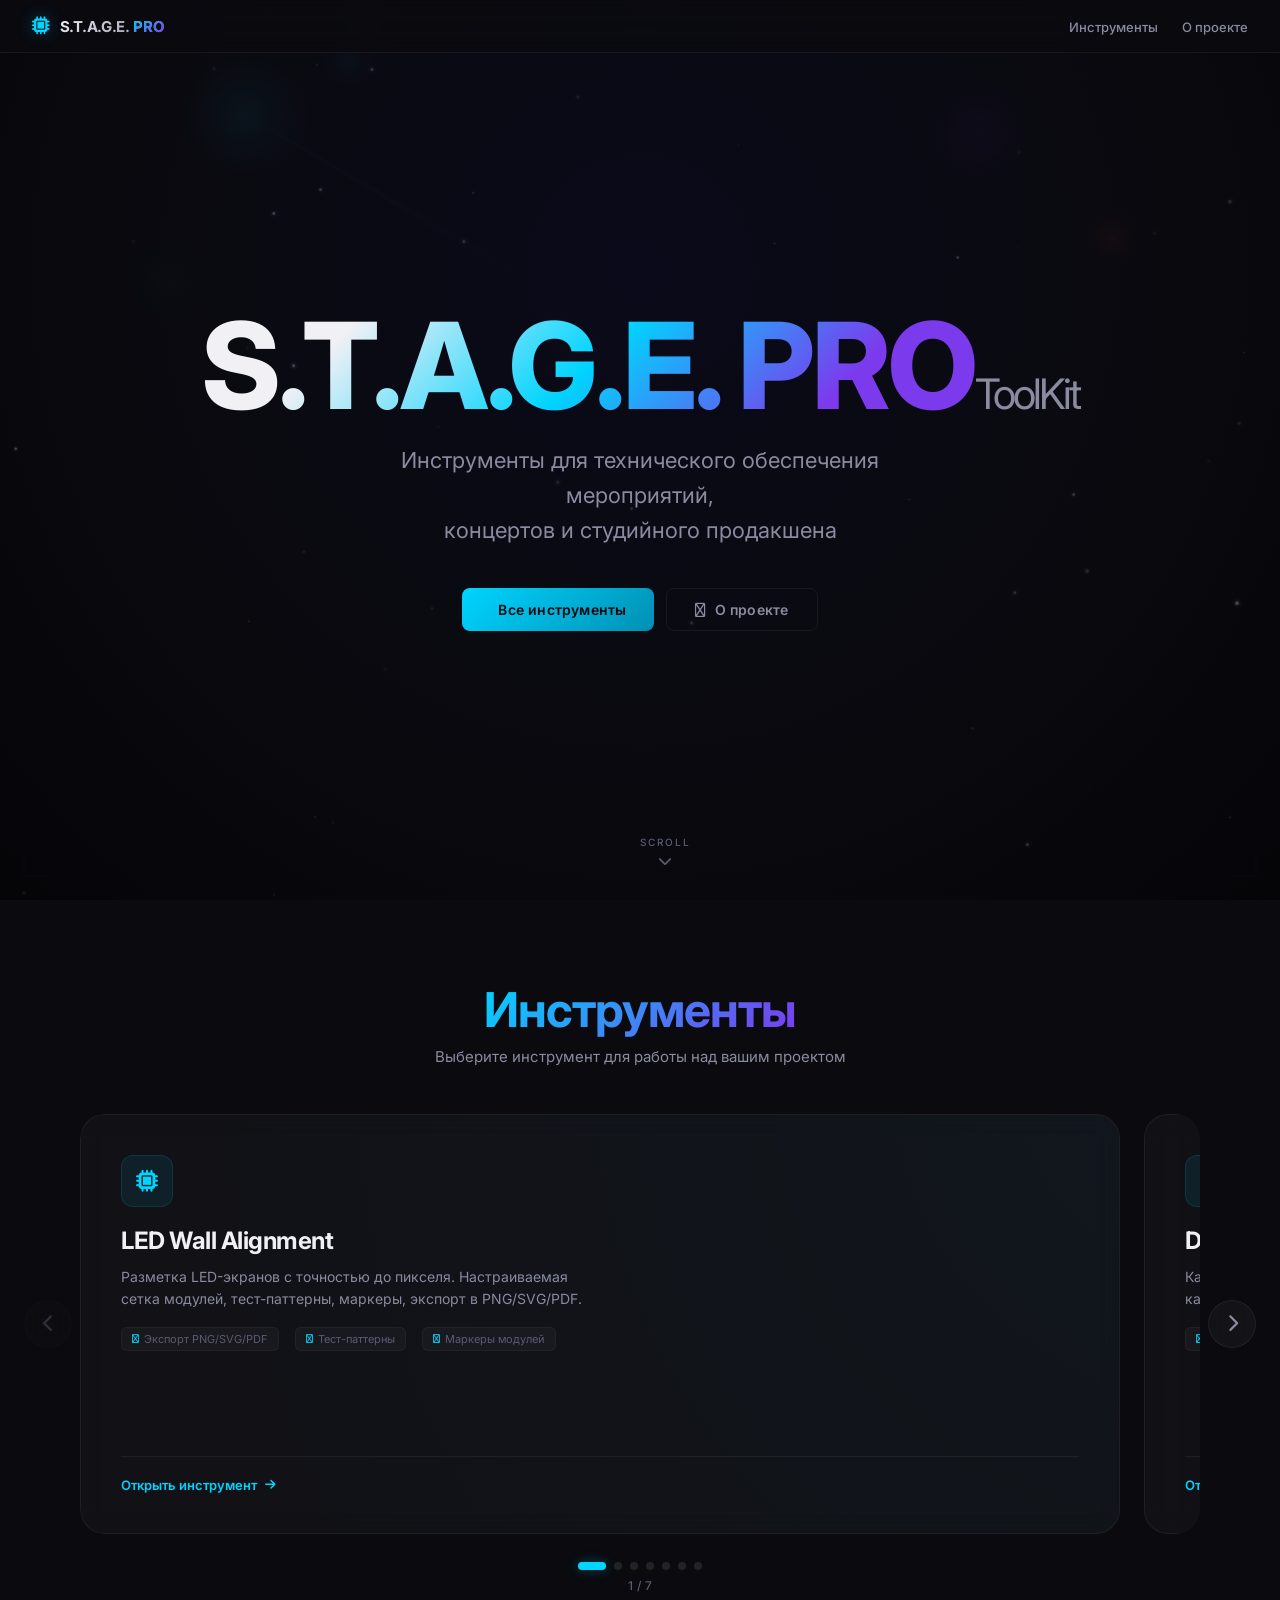
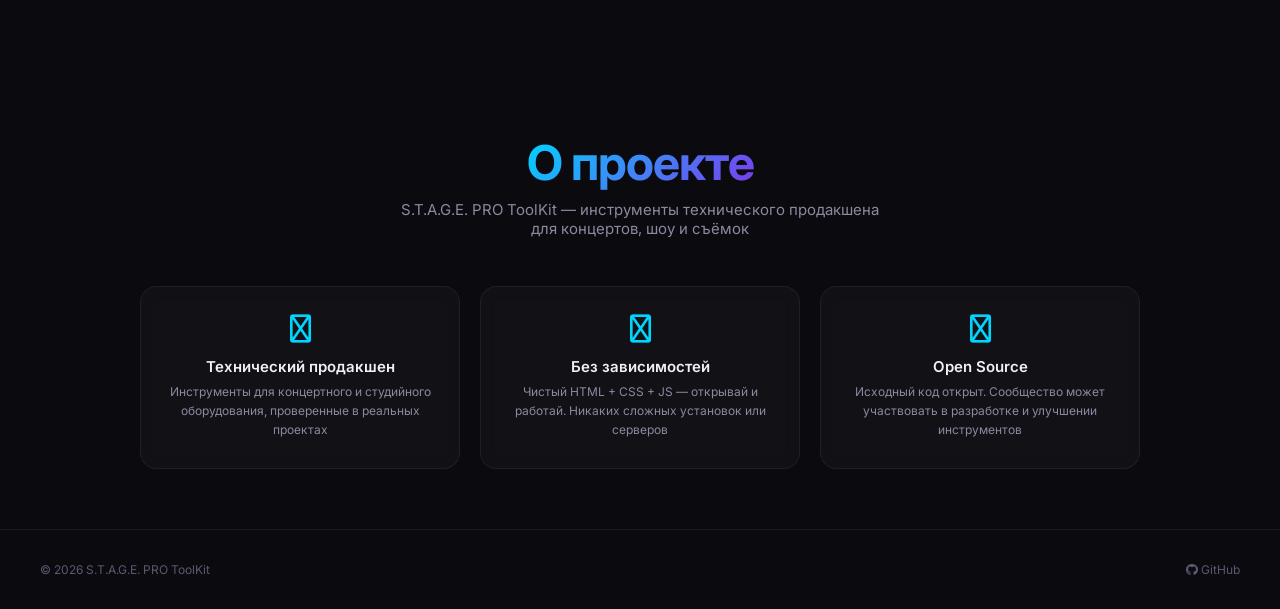
<file: index.html>
<!DOCTYPE html>
<html lang="ru">
<head>
<meta charset="UTF-8">
<meta name="viewport" content="width=device-width, initial-scale=1.0">
<title>S.T.A.G.E. PRO ToolKit — Инструменты технического продакшена</title>
<meta name="description" content="Набор инструментов для технического обеспечения мероприятий: разметка LED-экранов, расчёты продакшена и многое другое.">
<link rel="preconnect" href="https://fonts.googleapis.com">
<link rel="preconnect" href="https://fonts.gstatic.com" crossorigin>
<link href="https://fonts.googleapis.com/css2?family=Inter:wght@300;400;500;600;700;800&display=swap" rel="stylesheet">
<link rel="stylesheet" href="https://cdnjs.cloudflare.com/ajax/libs/font-awesome/6.5.1/css/all.min.css" crossorigin="anonymous">
<link rel="stylesheet" href="assets/css/style.css">
<style>
/* Entry animation */
#entryOverlay{position:fixed;inset:0;z-index:10000;background:#0a0a0f;display:flex;align-items:center;justify-content:center;pointer-events:none;transition:opacity .8s cubic-bezier(.22,1,.36,1);opacity:0}
#entryOverlay.show{opacity:1}
#entryOverlay .spinner{width:24px;height:24px;border:2px solid rgba(255,255,255,0.06);border-top-color:var(--accent-cyan);border-radius:50%;animation:spin .8s linear infinite;opacity:0;transition:opacity .4s}
#entryOverlay.show .spinner{opacity:1}
@keyframes spin{to{transform:rotate(360deg)}}
</style>
</head>
<body>

<!-- Entry Overlay -->
<div id="entryOverlay" class="show"><div class="spinner"></div></div>

<!-- Background Canvas -->
<canvas id="bgCanvas"></canvas>

<!-- Navigation -->
<nav>
  <a class="nav-logo" href="/">
    <i class="fa-solid fa-microchip"></i>
    <span>S.T.A.G.E.<b> PRO</b></span>
  </a>
  <button class="nav-toggle" id="navToggle" aria-label="Меню"><i class="fa-solid fa-bars"></i></button>
  <ul class="nav-links">
    <li><a href="#" data-scroll-to="tools">Инструменты</a></li>
    <li><a href="#" data-scroll-to="about">О проекте</a></li>
  </ul>
</nav>

<!-- Hero -->
<section id="hero">
  <!--<div class="hero-badge reveal"><i class="fa-regular fa-bolt"></i> S.T.A.G.E. PRO ToolKit</div>-->
  <h1 class="hero-title reveal reveal-delay-1">
    <span class="gradient">S.T.A.G.E. PRO</span><span style="font-size:0.35em;font-weight:400;color:var(--text-secondary);-webkit-text-fill-color:var(--text-secondary)">ToolKit</span>
  </h1>
  <p class="hero-sub reveal reveal-delay-2">
    Инструменты для технического обеспечения мероприятий,<br>
    концертов и студийного продакшена
  </p>
  <div class="hero-actions reveal reveal-delay-3">
    <button class="btn btn-primary" data-scroll-to="tools"><i class="fa-regular fa-grid-2"></i> Все инструменты</button>
    <a class="btn btn-outline" data-scroll-to="about"><i class="fa-regular fa-circle-info"></i> О проекте</a>
  </div>
  <div class="hero-scroll reveal reveal-delay-4">
    <span>Scroll</span>
    <i class="fa-solid fa-chevron-down"></i>
  </div>
</section>

<!-- Tools Carousel -->
<section id="tools">
  <div class="section-header reveal">
    <h2><span class="gradient">Инструменты</span></h2>
    <p>Выберите инструмент для работы над вашим проектом</p>
  </div>

  <div class="carousel-wrap reveal">
    <button class="carousel-arrow prev" aria-label="Previous"><i class="fa-solid fa-chevron-left"></i></button>
    <div class="carousel-viewport">
      <div class="carousel-track">

        <!-- LED Wall Tool -->
        <div class="tool-card">
          <div class="tool-card-glow"></div>
          <div class="tool-card-icon"><i class="fa-solid fa-microchip"></i></div>
          <div class="tool-card-body">
            <h3>LED Wall Alignment</h3>
            <p>Разметка LED-экранов с точностью до пикселя. Настраиваемая сетка модулей, тест-паттерны, маркеры, экспорт в PNG/SVG/PDF.</p>
            <div class="tool-card-meta">
              <span><i class="fa-regular fa-check"></i> Экспорт PNG/SVG/PDF</span>
              <span><i class="fa-regular fa-check"></i> Тест-паттерны</span>
              <span><i class="fa-regular fa-check"></i> Маркеры модулей</span>
            </div>
          </div>
          <div class="tool-card-footer">
            <a class="tool-card-action" href="tools/led-wall/index.html">Открыть инструмент <i class="fa-solid fa-arrow-right"></i></a>
          </div>
        </div>

        <!-- DMX Calculator -->
        <div class="tool-card">
          <div class="tool-card-icon"><i class="fa-solid fa-sliders"></i></div>
          <div class="tool-card-body">
            <h3>DMX Universe Calculator</h3>
            <p>Калькулятор DMX-вселенных: адресация приборов, контроль каналов, авто-расстановка и обнаружение коллизий.</p>
            <div class="tool-card-meta">
              <span><i class="fa-regular fa-check"></i> Авторасстановка</span>
              <span><i class="fa-regular fa-check"></i> Коллизии</span>
              <span><i class="fa-regular fa-check"></i> DMX-карта</span>
            </div>
          </div>
          <div class="tool-card-footer">
            <a class="tool-card-action" href="tools/dmx-calculator/index.html">Открыть инструмент <i class="fa-solid fa-arrow-right"></i></a>
          </div>
        </div>

        <!-- Power Budget -->
        <div class="tool-card">
          <div class="tool-card-icon"><i class="fa-solid fa-bolt"></i></div>
          <div class="tool-card-body">
            <h3>Power Budget</h3>
            <p>Расчёт электропитания концертного оборудования. Фазы L1/L2/L3, автобаланс, кабельные сечения по ПУЭ, подбор генератора.</p>
            <div class="tool-card-meta">
              <span><i class="fa-regular fa-check"></i> L1/L2/L3</span>
              <span><i class="fa-regular fa-check"></i> Автобаланс</span>
              <span><i class="fa-regular fa-check"></i> Кабель ПУЭ</span>
            </div>
          </div>
          <div class="tool-card-footer">
            <a class="tool-card-action" href="tools/power-budget/index.html">Открыть инструмент <i class="fa-solid fa-arrow-right"></i></a>
          </div>
        </div>

        <!-- Delay & Array Calculator -->
        <div class="tool-card">
          <div class="tool-card-icon"><i class="fa-solid fa-tower-broadcast"></i></div>
          <div class="tool-card-body">
            <h3>Delay &amp; Array Calculator</h3>
            <p>Расчёт линий задержки и конфигураций Line Array. Splay-углы, Subwoofer End-Fire/Gradient, задержка в мс и сэмплах.</p>
            <div class="tool-card-meta">
              <span><i class="fa-regular fa-clock"></i> Задержка мс</span>
              <span><i class="fa-regular fa-waveform"></i> Line Array</span>
              <span><i class="fa-regular fa-circle-dot"></i> Subwoofer</span>
            </div>
          </div>
          <div class="tool-card-footer">
            <a class="tool-card-action" href="tools/delay-calc/index.html">Открыть инструмент <i class="fa-solid fa-arrow-right"></i></a>
          </div>
        </div>

        <!-- Rigging Load Calculator -->
        <div class="tool-card">
          <div class="tool-card-icon"><i class="fa-solid fa-cube"></i></div>
          <div class="tool-card-body">
            <h3>Rigging Load Calculator</h3>
            <p>Расчёт нагрузок на фермовые конструкции. BT 30×30 / 45° / 52°, 2 или 3 точки опоры, точечные нагрузки, эпюра моментов.</p>
            <div class="tool-card-meta">
              <span><i class="fa-regular fa-check"></i> BT-триссы</span>
              <span><i class="fa-regular fa-check"></i> 2/3 опоры</span>
              <span><i class="fa-regular fa-check"></i> Эпюра моментов</span>
            </div>
          </div>
          <div class="tool-card-footer">
            <a class="tool-card-action" href="tools/rigging-calc/index.html">Открыть инструмент <i class="fa-solid fa-arrow-right"></i></a>
          </div>
        </div>

        <!-- Mapping Planner -->
        <div class="tool-card">
          <div class="tool-card-icon"><i class="fa-solid fa-table-cells"></i></div>
          <div class="tool-card-body">
            <h3>Mapping Planner</h3>
            <p>Раскладка видеоплоскостей на canvas произвольного разрешения. Перетаскивание, привязка к сетке и объектам, выравнивание, обнаружение пересечений.</p>
            <div class="tool-card-meta">
              <span><i class="fa-regular fa-arrows"></i> Drag &amp; snap</span>
              <span><i class="fa-regular fa-ruler"></i> Выравнивание</span>
              <span><i class="fa-regular fa-triangle-exclamation"></i> Пересечения</span>
            </div>
          </div>
          <div class="tool-card-footer">
            <a class="tool-card-action" href="tools/mapping-planner/index.html">Открыть инструмент <i class="fa-solid fa-arrow-right"></i></a>
          </div>
        </div>

        <!-- Signal Flow -->
        <div class="tool-card">
          <div class="tool-card-icon"><i class="fa-solid fa-diagram-project"></i></div>
          <div class="tool-card-body">
            <h3>Signal Flow Patch Designer</h3>
            <p>Визуальный конструктор сигнальных цепей. Размещайте блоки на canvas, соединяйте выходы со входами, создавайте карту коммутации для выезда.</p>
            <div class="tool-card-meta">
              <span><i class="fa-regular fa-microchip"></i> Audio/DMX/SDI/Net</span>
              <span><i class="fa-regular fa-code-branch"></i> Соединения</span>
              <span><i class="fa-regular fa-download"></i> Экспорт PNG</span>
            </div>
          </div>
          <div class="tool-card-footer">
            <a class="tool-card-action" href="tools/signal-patch/index.html">Открыть инструмент <i class="fa-solid fa-arrow-right"></i></a>
          </div>
        </div>

      </div>
    </div>
    <button class="carousel-arrow next" aria-label="Next"><i class="fa-solid fa-chevron-right"></i></button>
  </div>

  <div class="carousel-dots"></div>
  <div class="carousel-counter">1 / 5</div>
</section>

<!-- About -->
<section id="about">
  <div class="section-header reveal">
    <h2><span class="gradient">О проекте</span></h2>
    <p>S.T.A.G.E. PRO ToolKit — инструменты технического продакшена для концертов, шоу и съёмок</p>
  </div>
  <div class="about-grid">
    <div class="about-card reveal reveal-delay-1">
      <i class="fa-regular fa-bolt"></i>
      <h4>Технический продакшен</h4>
      <p>Инструменты для концертного и студийного оборудования, проверенные в реальных проектах</p>
    </div>
    <div class="about-card reveal reveal-delay-2">
      <i class="fa-regular fa-microchip"></i>
      <h4>Без зависимостей</h4>
      <p>Чистый HTML + CSS + JS — открывай и работай. Никаких сложных установок или серверов</p>
    </div>
    <!--
    <div class="about-card reveal reveal-delay-3">
      <i class="fa-regular fa-arrow-trend-up"></i>
      <h4>Постоянное развитие</h4>
      <p>Библиотека инструментов растёт. Следите за обновлениями и предлагайте свои идеи</p>
    </div> -->
    <div class="about-card reveal reveal-delay-4">
      <i class="fa-regular fa-file-invoice"></i>
      <h4>Open Source</h4>
      <p>Исходный код открыт. Сообщество может участвовать в разработке и улучшении инструментов</p>
    </div>
  </div>
</section>

<!-- Footer -->
<footer>
  <div class="footer-inner">
    <span class="footer-copy">&copy; <span id="year"></span> S.T.A.G.E. PRO ToolKit</span>
    <div class="footer-links">
      <a href="https://github.com/aleksejkozemakin/GenMap" target="_blank" rel="noopener"><i class="fa-brands fa-github"></i> GitHub</a>
    </div>
  </div>
</footer>

<script src="assets/js/main.js"></script>
<script>
document.getElementById('year').textContent=new Date().getFullYear();

// Entry animation: hide overlay after load
window.addEventListener('load',function(){
  var el=document.getElementById('entryOverlay');
  if(el){
    el.classList.remove('show');
    setTimeout(function(){el.style.display='none'},800);
  }
});
</script>
</body>
</html>
</file>
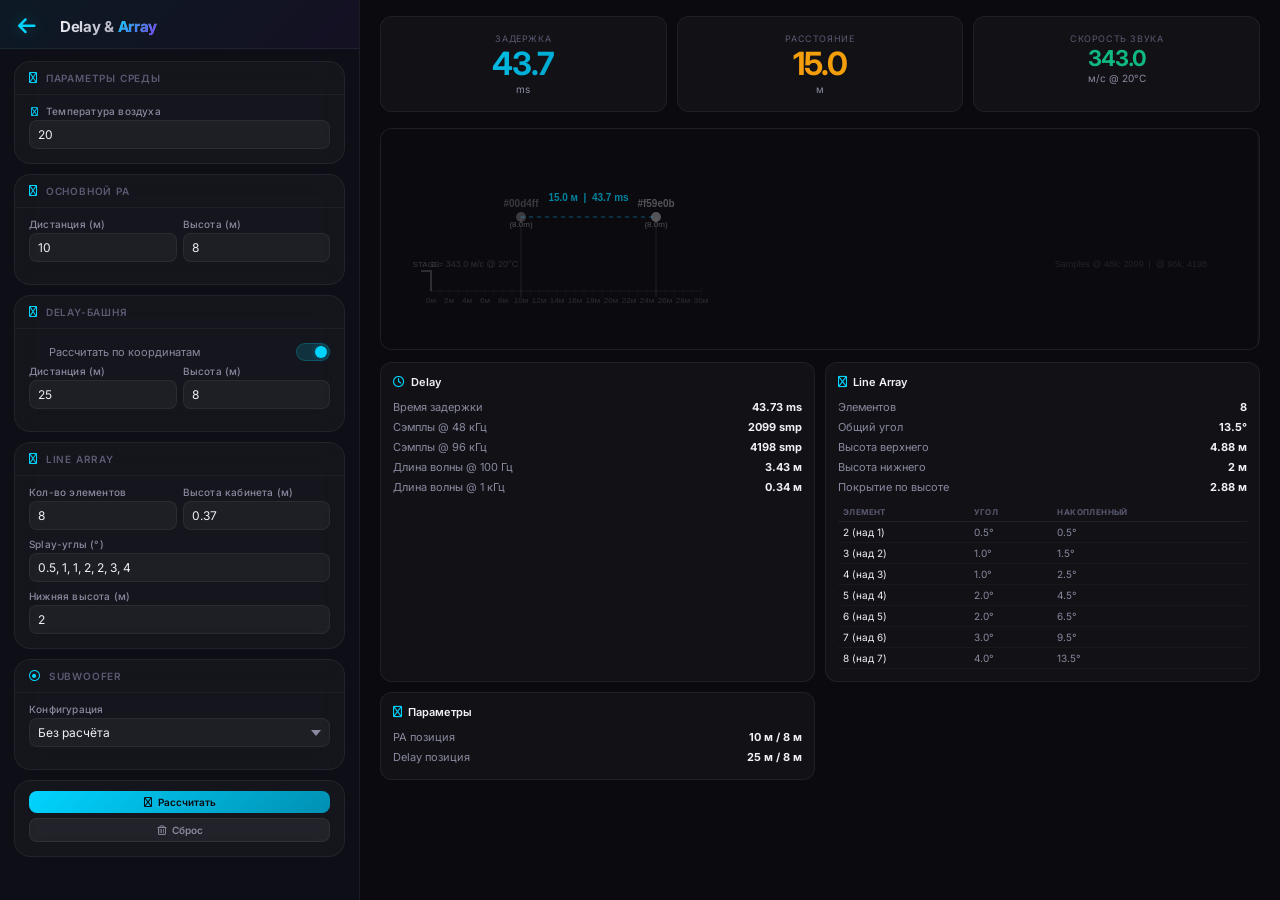
<file: tools/delay-calc/index.html>
<!DOCTYPE html>
<html lang="ru">
<head>
<meta charset="UTF-8">
<meta name="viewport" content="width=device-width, initial-scale=1.0">
<title>Delay & Array Calculator — S.T.A.G.E. PRO ToolKit</title>
<link rel="preconnect" href="https://fonts.googleapis.com">
<link rel="preconnect" href="https://fonts.gstatic.com" crossorigin>
<link href="https://fonts.googleapis.com/css2?family=Inter:wght@300;400;500;600;700;800&display=swap" rel="stylesheet">
<link rel="stylesheet" href="https://cdnjs.cloudflare.com/ajax/libs/font-awesome/6.5.1/css/all.min.css" crossorigin="anonymous">
<style>
*,*::before,*::after{margin:0;padding:0;box-sizing:border-box}
:root{--bg:#0a0a0f;--bg2:#0e0e16;--bg-card:rgba(255,255,255,0.03);--border:rgba(255,255,255,0.06);--border-hover:rgba(255,255,255,0.12);--text:#f0f0f5;--text2:#8a8aa0;--text3:#5a5a72;--cyan:#00d4ff;--purple:#7c3aed;--orange:#f59e0b;--green:#10b981;--red:#ef4444;--shadow:0 8px 32px rgba(0,0,0,0.4);--glow:0 0 20px rgba(0,212,255,0.15);--rs:8px;--rm:12px;--rl:16px;--t:.2s ease;--font:'Inter',-apple-system,sans-serif;--sb:360px}
html,body{height:100%;overflow:hidden}
body{opacity:0;transition:opacity .5s ease;font-family:var(--font);background:var(--bg);color:var(--text);-webkit-font-smoothing:antialiased;-moz-osx-font-smoothing:grayscale}
body.loaded{opacity:1}
::-webkit-scrollbar{width:5px;height:5px}
::-webkit-scrollbar-track{background:transparent}
::-webkit-scrollbar-thumb{background:rgba(255,255,255,0.08);border-radius:3px}
#app{display:flex;height:100vh;width:100vw;overflow:hidden}
#sidebar{width:var(--sb);min-width:var(--sb);height:100vh;overflow-y:auto;background:var(--bg2);border-right:1px solid var(--border);display:flex;flex-direction:column;z-index:10}
.sidebar-header{padding:16px 18px 12px;display:flex;align-items:center;gap:10px;border-bottom:1px solid var(--border);flex-shrink:0;background:linear-gradient(135deg,rgba(0,212,255,0.06),rgba(124,58,237,0.06))}
.sidebar-header i{font-size:20px;color:var(--cyan);filter:drop-shadow(0 0 8px rgba(0,212,255,0.3))}
.sidebar-header h1{font-size:15px;font-weight:700;letter-spacing:-.3px;background:linear-gradient(135deg,#f0f0f5,#8a8aa0);-webkit-background-clip:text;-webkit-text-fill-color:transparent}
.sidebar-header h1 span{background:linear-gradient(135deg,var(--cyan),var(--purple));-webkit-background-clip:text;-webkit-text-fill-color:transparent}
.sidebar-scroll{padding:12px 14px 20px;flex:1;overflow-y:auto;display:flex;flex-direction:column;gap:10px}
.card{background:var(--bg-card);backdrop-filter:blur(12px);-webkit-backdrop-filter:blur(12px);border:1px solid var(--border);border-radius:var(--rl);transition:transform var(--t),box-shadow var(--t),border-color var(--t)}
.card:hover{transform:translateY(-1px);box-shadow:var(--shadow),var(--glow);border-color:var(--border-hover)}
.card-header{display:flex;align-items:center;gap:8px;padding:10px 14px;font-size:10px;font-weight:600;text-transform:uppercase;letter-spacing:.8px;color:var(--text3);border-bottom:1px solid rgba(255,255,255,0.04)}
.card-header i{font-size:11px;color:var(--cyan)}
.card-body{padding:10px 14px 14px}
.form-group{margin-bottom:8px}
.form-group:last-child{margin-bottom:0}
.form-label{display:flex;align-items:center;gap:5px;font-size:10px;font-weight:500;color:var(--text2);margin-bottom:3px;letter-spacing:.2px}
.form-label i{font-size:9px;color:var(--cyan);width:12px;text-align:center}
.row-2{display:grid;grid-template-columns:1fr 1fr;gap:6px}
.row-3{display:grid;grid-template-columns:1fr 1fr 1fr;gap:6px}
input[type="number"],input[type="text"],select{width:100%;padding:6px 8px;background:rgba(255,255,255,0.04);border:1px solid var(--border);border-radius:var(--rs);color:var(--text);font-family:var(--font);font-size:12px;transition:border-color var(--t),box-shadow var(--t);outline:none;-moz-appearance:textfield}
input[type="number"]::-webkit-inner-spin-button{-webkit-appearance:none;margin:0}
input:focus,select:focus{border-color:var(--cyan);box-shadow:0 0 0 2px rgba(0,212,255,0.1)}
select{cursor:pointer;appearance:none;background-image:url("data:image/svg+xml,%3Csvg xmlns='http://www.w3.org/2000/svg' width='10' height='6' fill='%238a8aa0'%3E%3Cpath d='M0 0l5 6 5-6z'/%3E%3C/svg%3E");background-repeat:no-repeat;background-position:right 8px center;padding-right:24px;font-size:12px}
select option{background:#14141f;color:var(--text)}
.btn{display:inline-flex;align-items:center;justify-content:center;gap:6px;padding:7px 12px;border:none;border-radius:var(--rs);font-family:var(--font);font-size:11px;font-weight:600;cursor:pointer;transition:all var(--t);position:relative;overflow:hidden;user-select:none;white-space:nowrap}
.btn-primary{background:linear-gradient(135deg,var(--cyan),#0090b3);color:#0a0a0f}
.btn-primary:hover{box-shadow:0 0 20px rgba(0,212,255,0.3);transform:translateY(-1px)}
.btn-secondary{background:rgba(255,255,255,0.06);color:var(--text2);border:1px solid var(--border)}
.btn-secondary:hover{background:rgba(255,255,255,0.1);color:var(--text);border-color:var(--border-hover)}
.btn-block{width:100%}
.btn-sm{padding:5px 8px;font-size:10px}
.section-divider{border:none;border-top:1px solid var(--border);margin:8px 0}
/* Main */
#main{flex:1;height:100vh;display:flex;flex-direction:column;overflow:hidden}
#viewer{padding:16px 20px;overflow-y:auto;flex:1}
/* Result hero */
.result-hero{display:grid;grid-template-columns:repeat(3,1fr);gap:10px;margin-bottom:16px}
.result-card{background:var(--bg-card);border:1px solid var(--border);border-radius:var(--rm);padding:16px;text-align:center}
.result-card .rc-label{font-size:9px;color:var(--text3);text-transform:uppercase;letter-spacing:.6px;margin-bottom:2px}
.result-card .rc-value{font-size:32px;font-weight:700;letter-spacing:-1px;line-height:1.1}
.result-card .rc-sub{font-size:10px;color:var(--text2);margin-top:2px}
.result-card.delay .rc-value{background:linear-gradient(135deg,var(--cyan),#0090b3);-webkit-background-clip:text;-webkit-text-fill-color:transparent}
.result-card.distance .rc-value{color:var(--orange)}
.result-card.speed .rc-value{color:var(--green);font-size:22px}
/* Canvas */
.canvas-wrap{background:var(--bg-card);border:1px solid var(--border);border-radius:var(--rm);overflow:hidden;margin-bottom:12px}
.canvas-wrap canvas{display:block;width:100%;height:auto;background:#0a0a0f}
/* Result sections */
.results-grid{display:grid;grid-template-columns:1fr 1fr;gap:10px}
.detail-card{background:var(--bg-card);border:1px solid var(--border);border-radius:var(--rm);padding:12px}
.detail-card h4{font-size:11px;font-weight:600;margin-bottom:8px;display:flex;align-items:center;gap:6px}
.detail-card h4 i{color:var(--cyan);font-size:12px}
.detail-row{display:flex;justify-content:space-between;font-size:11px;padding:3px 0;color:var(--text2)}
.detail-row strong{color:var(--text)}
.detail-table{width:100%;border-collapse:collapse;font-size:10px;margin-top:6px}
.detail-table th{text-align:left;padding:4px 5px;font-size:8px;color:var(--text3);text-transform:uppercase;letter-spacing:.4px;border-bottom:1px solid var(--border)}
.detail-table td{padding:4px 5px;border-bottom:1px solid rgba(255,255,255,0.03);color:var(--text2)}
.detail-table td:first-child{color:var(--text)}
/* Toast */
#toast-container{position:fixed;top:12px;right:12px;z-index:9999;display:flex;flex-direction:column;gap:6px;pointer-events:none}
.toast{pointer-events:auto;padding:8px 14px;border-radius:var(--rm);backdrop-filter:blur(16px);display:flex;align-items:center;gap:8px;font-size:12px;font-weight:500;box-shadow:0 8px 32px rgba(0,0,0,0.5);transform:translateX(120%);opacity:0;transition:all .35s cubic-bezier(.34,1.56,.64,1);max-width:360px;border:1px solid}
.toast.show{transform:translateX(0);opacity:1}
.toast-success{background:rgba(16,185,129,0.15);border-color:rgba(16,185,129,0.3);color:var(--green)}
.toast-info{background:rgba(0,212,255,0.12);border-color:rgba(0,212,255,0.2);color:var(--cyan)}
.toast i{font-size:14px}
.toast .toast-close{margin-left:auto;cursor:pointer;opacity:.5;background:none;border:none;color:inherit;padding:0 4px;font-size:11px}
.toast-close:hover{opacity:1}
.toggle-wrap{display:flex;align-items:center;justify-content:space-between;padding:4px 0}
.toggle-label{font-size:11px;color:var(--text2);display:flex;align-items:center;gap:6px;cursor:pointer}
.toggle-label i{font-size:10px;color:var(--cyan);width:14px}
.toggle{position:relative;width:34px;height:18px;flex-shrink:0;cursor:pointer}
.toggle input{opacity:0;width:0;height:0;position:absolute}
.toggle-slider{position:absolute;inset:0;background:rgba(255,255,255,0.06);border-radius:18px;transition:all var(--t);border:1px solid rgba(255,255,255,0.04)}
.toggle-slider::before{content:'';position:absolute;width:12px;height:12px;left:2px;bottom:2px;background:var(--text3);border-radius:50%;transition:all var(--t)}
.toggle input:checked+.toggle-slider{background:rgba(0,212,255,0.15);border-color:rgba(0,212,255,0.2)}
.toggle input:checked+.toggle-slider::before{transform:translateX(16px);background:var(--cyan);box-shadow:0 0 6px rgba(0,212,255,0.3)}
.ripple{position:absolute;border-radius:50%;background:rgba(255,255,255,0.25);transform:scale(0);animation:rippleAnim .6s ease-out;pointer-events:none}
@keyframes rippleAnim{to{transform:scale(4);opacity:0}}
/* Responsive */
@media(max-width:900px){#sidebar{width:320px;min-width:320px}#viewer{padding:12px}.result-hero{grid-template-columns:1fr 1fr}}
@media(max-width:700px){#app{flex-direction:column}#sidebar{width:100%;min-width:0;height:auto;max-height:45vh;border-right:none;border-bottom:1px solid var(--border)}.sidebar-header{padding:12px 14px}.sidebar-header h1{font-size:14px}.sidebar-scroll{padding:10px;gap:8px}#main{height:55vh}#viewer{padding:10px}.result-hero{grid-template-columns:1fr}.results-grid{grid-template-columns:1fr}.btn{min-height:44px}input[type="number"],input[type="text"],select{min-height:44px}.card-header{cursor:pointer;user-select:none}.card-header::after{content:'\f078';font-family:'Font Awesome 6 Free';font-weight:900;font-size:9px;color:var(--text3);margin-left:auto;transition:transform .2s}.card-header.collapsed::after{transform:rotate(-90deg)}.card-header.collapsed+.card-body{display:none}}
@media(max-width:480px){#sidebar{max-height:40vh}.sidebar-scroll{padding:8px;gap:6px}#toast-container{top:auto;bottom:12px;right:12px;left:12px}.toast{max-width:100%}}
</style>
</head>
<body>
<div id="app">
  <aside id="sidebar">
    <div class="sidebar-header">
      <a href="../../index.html" style="display:inline-flex;align-items:center;gap:5px;color:var(--text3);text-decoration:none;font-size:10px;margin-right:4px;transition:color .2s" onmouseover="this.style.color='var(--cyan)'" onmouseout="this.style.color=''"><i class="fa-solid fa-arrow-left"></i></a>
      <i class="fa-solid fa-waveform"></i>
      <h1>Delay &amp; <span>Array</span></h1>
    </div>
    <div class="sidebar-scroll">

      <!-- Environment -->
      <div class="card">
        <div class="card-header"><i class="fa-regular fa-temperature-low"></i> Параметры среды</div>
        <div class="card-body">
          <div class="form-group">
            <label class="form-label"><i class="fa-regular fa-thermometer-half"></i> Температура воздуха</label>
            <input type="number" id="temperature" value="20" min="-20" max="50" step="1">
          </div>
        </div>
      </div>

      <!-- PA Position -->
      <div class="card">
        <div class="card-header"><i class="fa-regular fa-tower-broadcast"></i> Основной PA</div>
        <div class="card-body">
          <div class="row-2">
            <div class="form-group">
              <label class="form-label">Дистанция (м)</label>
              <input type="number" id="paDist" value="10" min="0" max="500" step="0.5">
            </div>
            <div class="form-group">
              <label class="form-label">Высота (м)</label>
              <input type="number" id="paHeight" value="8" min="0" max="50" step="0.5">
            </div>
          </div>
        </div>
      </div>

      <!-- Delay Position -->
      <div class="card">
        <div class="card-header"><i class="fa-regular fa-tower-cell"></i> Delay-башня</div>
        <div class="card-body">
          <div class="toggle-wrap">
            <label class="toggle-label"><i class="fa-regular fa-arrows-split"></i> Рассчитать по координатам</label>
            <label class="toggle"><input type="checkbox" id="useCoords" checked><span class="toggle-slider"></span></label>
          </div>
          <div id="coordsMode">
            <div class="row-2">
              <div class="form-group">
                <label class="form-label">Дистанция (м)</label>
                <input type="number" id="delayDist" value="25" min="0" max="500" step="0.5">
              </div>
              <div class="form-group">
                <label class="form-label">Высота (м)</label>
                <input type="number" id="delayHeight" value="8" min="0" max="50" step="0.5">
              </div>
            </div>
          </div>
          <div id="distMode" style="display:none">
            <div class="form-group">
              <label class="form-label">Расстояние от PA (м)</label>
              <input type="number" id="directDist" value="15" min="0" max="500" step="0.5">
            </div>
          </div>
        </div>
      </div>

      <!-- Line Array -->
      <div class="card">
        <div class="card-header"><i class="fa-regular fa-chart-simple"></i> Line Array</div>
        <div class="card-body">
          <div class="row-2">
            <div class="form-group">
              <label class="form-label">Кол-во элементов</label>
              <input type="number" id="arrayCount" value="8" min="1" max="32" step="1">
            </div>
            <div class="form-group">
              <label class="form-label">Высота кабинета (м)</label>
              <input type="number" id="cabHeight" value="0.37" min="0.1" max="2" step="0.01">
            </div>
          </div>
          <div class="form-group">
            <label class="form-label">Splay-углы (°)</label>
            <input type="text" id="splayAngles" value="0.5, 1, 1, 2, 2, 3, 4" placeholder="0.5, 1, 1, 2, 2, 3, 4">
          </div>
          <div class="form-group">
            <label class="form-label">Нижняя высота (м)</label>
            <input type="number" id="arrayBottom" value="2" min="0" max="30" step="0.5">
          </div>
        </div>
      </div>

      <!-- Subwoofer -->
      <div class="card">
        <div class="card-header"><i class="fa-regular fa-circle-dot"></i> Subwoofer</div>
        <div class="card-body">
          <div class="form-group">
            <label class="form-label">Конфигурация</label>
            <select id="subConfig">
              <option value="none">Без расчёта</option>
              <option value="endfire">End-Fire Array</option>
              <option value="gradient">Gradient (cardioid)</option>
              <option value="left-right">Left / Right</option>
            </select>
          </div>
          <div id="subParams">
            <div class="row-2">
              <div class="form-group">
                <label class="form-label">Кол-во колонок</label>
                <input type="number" id="subCount" value="4" min="2" max="16" step="1">
              </div>
              <div class="form-group">
                <label class="form-label">Шаг (м)</label>
                <input type="number" id="subSpacing" value="1.0" min="0.1" max="10" step="0.1">
              </div>
            </div>
          </div>
        </div>
      </div>

      <!-- Actions -->
      <div class="card">
        <div class="card-body" style="display:flex;flex-direction:column;gap:5px">
          <button class="btn btn-primary btn-sm btn-block" id="btnRefresh"><i class="fa-regular fa-rotate"></i> Рассчитать</button>
          <button class="btn btn-secondary btn-sm" id="btnReset"><i class="fa-regular fa-trash-can"></i> Сброс</button>
        </div>
      </div>

    </div>
  </aside>

  <main id="main">
    <div id="viewer">

      <!-- Results hero -->
      <div class="result-hero" id="resultHero"></div>

      <!-- Canvas -->
      <div class="canvas-wrap">
        <canvas id="schematic"></canvas>
      </div>

      <!-- Detailed results -->
      <div class="results-grid" id="resultsGrid"></div>

    </div>
  </main>
</div>

<div id="toast-container"></div>

<script>
(function(){
'use strict';

var state = {
  temp: 20,
  paDist: 10, paHeight: 8,
  delayDist: 25, delayHeight: 8,
  directDist: 15,
  useCoords: true,
  arrayCount: 8, cabHeight: 0.37,
  splayStr: '0.5, 1, 1, 2, 2, 3, 4',
  arrayBottom: 2,
  subConfig: 'none',
  subCount: 4, subSpacing: 1.0
};

function $(s){return document.querySelector(s)}
function deepClone(o){return JSON.parse(JSON.stringify(o))}

function toast(m,t,d){t=t||'info';d=d||2500;var icons={success:'fa-regular fa-circle-check',error:'fa-regular fa-circle-xmark',info:'fa-regular fa-circle-info'};var c=$('#toast-container');var el=document.createElement('div');el.className='toast toast-'+t;el.innerHTML='<i class="'+(icons[t]||icons.info)+'"></i><span>'+m+'</span><button class="toast-close">&times;</button>';c.appendChild(el);requestAnimationFrame(function(){requestAnimationFrame(function(){el.classList.add('show')})});var close=function(){el.classList.remove('show');setTimeout(function(){el.remove()},400)};el.querySelector('.toast-close').addEventListener('click',close);setTimeout(close,d)}

function readState(){
  state.temp=parseFloat($('#temperature').value)||20;
  state.paDist=parseFloat($('#paDist').value)||0;
  state.paHeight=parseFloat($('#paHeight').value)||0;
  state.useCoords=$('#useCoords').checked;
  state.delayDist=parseFloat($('#delayDist').value)||0;
  state.delayHeight=parseFloat($('#delayHeight').value)||0;
  state.directDist=parseFloat($('#directDist').value)||0;
  state.arrayCount=parseInt($('#arrayCount').value,10)||1;
  state.cabHeight=parseFloat($('#cabHeight').value)||0.37;
  state.splayStr=$('#splayAngles').value;
  state.arrayBottom=parseFloat($('#arrayBottom').value)||0;
  state.subConfig=$('#subConfig').value;
  state.subCount=parseInt($('#subCount').value,10)||2;
  state.subSpacing=parseFloat($('#subSpacing').value)||1;
}

/* === CALCULATIONS === */
function calcSpeedOfSound(t){return 331+0.6*t}

function calcDelay(paDist, paH, delayDist, delayH){
  var d=Math.sqrt(Math.pow(delayDist-paDist,2)+Math.pow(delayH-paH,2));
  return d;
}

function parseSplays(str, count){
  var parts=str.split(',').map(function(s){return parseFloat(s.trim())}).filter(function(v){return!isNaN(v)&&v>=0});
  var result=[];
  for(var i=0;i<count-1;i++)result.push(parts[i]||parts[parts.length-1]||0);
  return result;
}

function render(){
  readState();

  var c=calcSpeedOfSound(state.temp);
  var d=state.useCoords?calcDelay(state.paDist,state.paHeight,state.delayDist,state.delayHeight):state.directDist;
  var delayMs=d/c*1000;
  var samples48=Math.round(delayMs*48);
  var samples96=Math.round(delayMs*96);
  var splays=parseSplays(state.splayStr,state.arrayCount);
  var totalAngle=0;splays.forEach(function(a){totalAngle+=a});
  var topH=state.arrayBottom+Math.cos(totalAngle*Math.PI/180)*state.arrayCount*state.cabHeight;

  // Hero
  var hero=$('#resultHero');
  hero.innerHTML=
    '<div class="result-card delay"><div class="rc-label">Задержка</div><div class="rc-value">'+delayMs.toFixed(1)+'</div><div class="rc-sub">ms</div></div>'+
    '<div class="result-card distance"><div class="rc-label">Расстояние</div><div class="rc-value">'+d.toFixed(1)+'</div><div class="rc-sub">м</div></div>'+
    '<div class="result-card speed"><div class="rc-label">Скорость звука</div><div class="rc-value">'+c.toFixed(1)+'</div><div class="rc-sub">м/с @ '+state.temp+'°C</div></div>';

  // Detailed results
  var grid=$('#resultsGrid');
  var delayHtml=
    '<div class="detail-card"><h4><i class="fa-regular fa-clock"></i> Delay</h4>'+
    '<div class="detail-row"><span>Время задержки</span><strong>'+delayMs.toFixed(2)+' ms</strong></div>'+
    '<div class="detail-row"><span>Сэмплы @ 48 кГц</span><strong>'+samples48+' smp</strong></div>'+
    '<div class="detail-row"><span>Сэмплы @ 96 кГц</span><strong>'+samples96+' smp</strong></div>'+
    '<div class="detail-row"><span>Длина волны @ 100 Гц</span><strong>'+(c/100).toFixed(2)+' м</strong></div>'+
    '<div class="detail-row"><span>Длина волны @ 1 кГц</span><strong>'+(c/1000).toFixed(2)+' м</strong></div></div>';

  var arrayHtml=
    '<div class="detail-card"><h4><i class="fa-regular fa-chart-simple"></i> Line Array</h4>'+
    '<div class="detail-row"><span>Элементов</span><strong>'+state.arrayCount+'</strong></div>'+
    '<div class="detail-row"><span>Общий угол</span><strong>'+totalAngle.toFixed(1)+'°</strong></div>'+
    '<div class="detail-row"><span>Высота верхнего</span><strong>'+topH.toFixed(2)+' м</strong></div>'+
    '<div class="detail-row"><span>Высота нижнего</span><strong>'+state.arrayBottom+' м</strong></div>'+
    '<div class="detail-row"><span>Покрытие по высоте</span><strong>'+(topH-state.arrayBottom).toFixed(2)+' м</strong></div>'+
    (splays.length>0?'<table class="detail-table"><thead><tr><th>Элемент</th><th>Угол</th><th>Накопленный</th></tr></thead><tbody>'+splays.map(function(a,i){
      var acc=0;for(var j=0;j<=i;j++)acc+=splays[j];
      return '<tr><td>'+(i+2)+' (над '+((i+1))+')</td><td>'+a.toFixed(1)+'°</td><td>'+acc.toFixed(1)+'°</td></tr>';
    }).join('')+'</tbody></table>':'')+'</div>';

  // Subwoofer
  var subHtml='';
  if(state.subConfig!=='none'){
    var subDetail='';
    if(state.subConfig==='endfire'){
      var totalLen=(state.subCount-1)*state.subSpacing;
      var maxCancel=state.subSpacing/c*1000;
      subDetail='<div class="detail-row"><span>Длина массива</span><strong>'+totalLen.toFixed(1)+' м</strong></div>'+
        '<div class="detail-row"><span>Макс. подавление</span><strong>'+maxCancel.toFixed(1)+' мс</strong></div>'+
        '<div class="detail-row"><span>Полярность</span><br><span style="font-size:9px;color:var(--text3)">Все колонки в фазе. Задержка: 0 / '+maxCancel.toFixed(1)+' / '+(maxCancel*2).toFixed(1)+' ms</span></div>';
    }else if(state.subConfig==='gradient'){
      subDetail='<div class="detail-row"><span>Тыловые колонки</span><strong>'+Math.floor(state.subCount/2)+'</strong></div>'+
        '<div class="detail-row"><span>Инвертировать полярность</span><strong>Да</strong></div>'+
        '<div class="detail-row"><span>Задержка тыла</span><strong>'+(state.subSpacing/c*1000).toFixed(2)+' ms</strong></div>';
    }else if(state.subConfig==='left-right'){
      subDetail='<div class="detail-row"><span>Колонок на сторону</span><strong>'+(state.subCount/2)+(state.subCount%2?' (+1 center)':'')+'</strong></div>'+
        '<div class="detail-row"><span>Ширина базы (L–R)</span><strong>'+(state.subSpacing).toFixed(1)+' м</strong></div>';
    }
    subHtml='<div class="detail-card"><h4><i class="fa-regular fa-circle-dot"></i> Sub: '+['','End-Fire','Gradient','Left/Right'][['none','endfire','gradient','left-right'].indexOf(state.subConfig)]+'</h4>'+subDetail+'</div>';
  }

  grid.innerHTML=delayHtml+arrayHtml+(subHtml||'')+'<div class="detail-card"><h4><i class="fa-regular fa-ruler"></i> Параметры</h4>'+
    '<div class="detail-row"><span>PA позиция</span><strong>'+state.paDist+' м / '+state.paHeight+' м</strong></div>'+
    '<div class="detail-row"><span>Delay позиция</span><strong>'+(state.useCoords?state.delayDist+' м / '+state.delayHeight+' м':'дистанция '+state.directDist+' м')+'</strong></div></div>';

  // Canvas
  drawSchematic(state.paDist,state.paHeight,state.useCoords?state.delayDist:state.paDist+state.directDist,state.useCoords?state.delayHeight:state.paHeight,c,delayMs);
}

/* === CANVAS SCHEMATIC === */
function drawSchematic(paX,paY,dX,dY,c,ms){
  var canvas=$('#schematic');
  var wrap=canvas.parentElement;
  var rect=wrap.getBoundingClientRect();
  var W=Math.min(rect.width-4,900);
  var H=220;
  var dpr=window.devicePixelRatio||1;
  canvas.width=W*dpr;canvas.height=H*dpr;canvas.style.width=W+'px';canvas.style.height=H+'px';
  var ctx=canvas.getContext('2d');
  ctx.scale(dpr,dpr);

  ctx.clearRect(0,0,W,H);

  var pad=50;
  var plotW=W-pad*2;
  var plotH=H-pad*2-30;
  var maxX=Math.max(paX,dX)+5;
  var maxY=Math.max(paY,4)+2;
  var sx=plotW/maxX,sy=plotH/maxY;
  var scale=Math.min(sx,sy);
  var midY=H-pad-10;
  var zeroY=midY;
  var groundY=midY+2;

  // Ground line
  ctx.strokeStyle='rgba(255,255,255,0.06)';ctx.lineWidth=1;
  ctx.beginPath();ctx.moveTo(pad,groundY);ctx.lineTo(pad+maxX*scale,groundY);ctx.stroke();

  // Hash marks on ground
  ctx.fillStyle='var(--text3)';ctx.font='8px Inter,sans-serif';ctx.textAlign='center';ctx.textBaseline='top';
  for(var i=0;i<=Math.ceil(maxX);i++){
    var hx=pad+i*scale;
    ctx.strokeStyle='rgba(255,255,255,0.03)';ctx.lineWidth=1;
    ctx.beginPath();ctx.moveTo(hx,groundY-4);ctx.lineTo(hx,groundY+4);ctx.stroke();
    if(i%2===0){ctx.fillStyle='rgba(255,255,255,0.15)';ctx.fillText(i+'м',hx,groundY+6);}
  }

  // Stage line
  ctx.strokeStyle='rgba(255,255,255,0.15)';ctx.lineWidth=2;
  ctx.beginPath();ctx.moveTo(pad-10,groundY-20);ctx.lineTo(pad,groundY-20);ctx.lineTo(pad,groundY);ctx.stroke();
  ctx.fillStyle='rgba(255,255,255,0.2)';ctx.font='8px Inter,sans-serif';ctx.textAlign='center';ctx.textBaseline='bottom';
  ctx.fillText('STAGE',pad-5,groundY-22);

  // PA
  var paPX=pad+paX*scale;
  var paPY=zeroY-paY*scale;
  drawTower(ctx,paPX,paPY,c,'#00d4ff','PA');

  // Delay
  var dlPX=pad+dX*scale;
  var dlPY=zeroY-dY*scale;
  drawTower(ctx,dlPX,dlPY,c,'#f59e0b','DELAY');

  // Connection line with arrow
  ctx.strokeStyle='rgba(0,212,255,0.4)';ctx.lineWidth=1;ctx.setLineDash([4,4]);
  ctx.beginPath();ctx.moveTo(paPX,paPY);ctx.lineTo(dlPX,dlPY);ctx.stroke();ctx.setLineDash([]);

  // Distance label on line
  var midX=(paPX+dlPX)/2,midY2=(paPY+dlPY)/2-14;
  ctx.fillStyle='rgba(0,212,255,0.6)';ctx.font='bold 10px Inter,sans-serif';ctx.textAlign='center';ctx.textBaseline='bottom';
  var dist=Math.sqrt(Math.pow(dX-paX,2)+Math.pow(dY-paY,2));
  ctx.fillText(dist.toFixed(1)+' м  |  '+ms.toFixed(1)+' ms',midX,midY2);

  // Legend
  ctx.font='9px Inter,sans-serif';ctx.textAlign='left';ctx.textBaseline='bottom';
  ctx.fillStyle='rgba(255,255,255,0.15)';
  ctx.fillText('c = '+c.toFixed(1)+' м/с @ '+state.temp+'°C',pad,midY-20);

  // Speaker icon at top right
  ctx.font='9px Inter,sans-serif';ctx.textAlign='right';
  ctx.fillStyle='rgba(255,255,255,0.1)';
  ctx.fillText('Samples @ 48k: '+Math.round(ms*48)+'  |  @ 96k: '+Math.round(ms*96),W-pad,midY-20);
}

function drawTower(ctx,x,y,color,label){
  // Tower pole
  ctx.strokeStyle=color;ctx.lineWidth=2;
  ctx.globalAlpha=0.3;
  ctx.beginPath();ctx.moveTo(x,y);ctx.lineTo(x,y+80);ctx.stroke();
  ctx.globalAlpha=1;

  // Head
  ctx.fillStyle=color;ctx.shadowColor=color;ctx.shadowBlur=8;
  ctx.beginPath();ctx.arc(x,y,5,0,Math.PI*2);ctx.fill();
  ctx.shadowBlur=0;

  // Label
  ctx.fillStyle=color;ctx.font='bold 10px Inter,sans-serif';ctx.textAlign='center';ctx.textBaseline='bottom';
  ctx.fillText(label,x,y-8);

  // Height label
  ctx.fillStyle='rgba(255,255,255,0.3)';ctx.font='8px Inter,sans-serif';ctx.textBaseline='top';
  ctx.fillText('('+(y<100?((y-80)*-1).toFixed(1):(y-80).toFixed(1)).replace('-','')+'m)',x,y+4);
}

/* === EVENTS === */
function syncInputs(){
  $('#temperature').value=state.temp;
  $('#paDist').value=state.paDist;$('#paHeight').value=state.paHeight;
  $('#delayDist').value=state.delayDist;$('#delayHeight').value=state.delayHeight;
  $('#directDist').value=state.directDist;
  $('#useCoords').checked=state.useCoords;
  $('#arrayCount').value=state.arrayCount;$('#cabHeight').value=state.cabHeight;
  $('#splayAngles').value=state.splayStr;$('#arrayBottom').value=state.arrayBottom;
  $('#subConfig').value=state.subConfig;$('#subCount').value=state.subCount;$('#subSpacing').value=state.subSpacing;
  toggleCoordMode();
}

function toggleCoordMode(){
  var use=$('#useCoords').checked;
  $('#coordsMode').style.display=use?'':'none';
  $('#distMode').style.display=use?'none':'';
}

// Auto-calc on any input
document.querySelectorAll('#sidebar input, #sidebar select').forEach(function(el){
  el.addEventListener('input',render);
  el.addEventListener('change',render);
});

$('#useCoords').addEventListener('change',function(){toggleCoordMode();render();});

// Subwoofer visibility
$('#subConfig').addEventListener('change',function(){
  var vis=this.value!=='none';
  $('#subParams').style.display=vis?'':'none';
  render();
});

$('#btnRefresh').addEventListener('click',render);

// Reset
$('#btnReset').addEventListener('click',function(){
  state={temp:20,paDist:10,paHeight:8,delayDist:25,delayHeight:8,directDist:15,useCoords:true,arrayCount:8,cabHeight:0.37,splayStr:'0.5, 1, 1, 2, 2, 3, 4',arrayBottom:2,subConfig:'none',subCount:4,subSpacing:1.0};
  syncInputs();render();
  toast('Сброшено','info');
});

// Ripple
document.querySelectorAll('.btn').forEach(function(b){
  b.addEventListener('click',function(e){
    var r=b.getBoundingClientRect();var s=Math.max(r.width,r.height);
    var sp=document.createElement('span');sp.className='ripple';
    sp.style.width=sp.style.height=s+'px';sp.style.left=(e.clientX-r.left-s/2)+'px';sp.style.top=(e.clientY-r.top-s/2)+'px';
    b.appendChild(sp);sp.addEventListener('animationend',function(){sp.remove()});
  });
});

function initCollapse(){
  if(window.innerWidth>=700)return;
  document.querySelectorAll('.card-header').forEach(function(h){
    h.addEventListener('click',function(){h.classList.toggle('collapsed')});
  });
}

// Init
document.addEventListener('DOMContentLoaded',function(){
  syncInputs();
  render();
  initCollapse();
  var vis=$('#subConfig').value!=='none';
  $('#subParams').style.display=vis?'':'none';
  document.body.classList.add('loaded');
});

})();
</script>
</body>
</html>
</file>
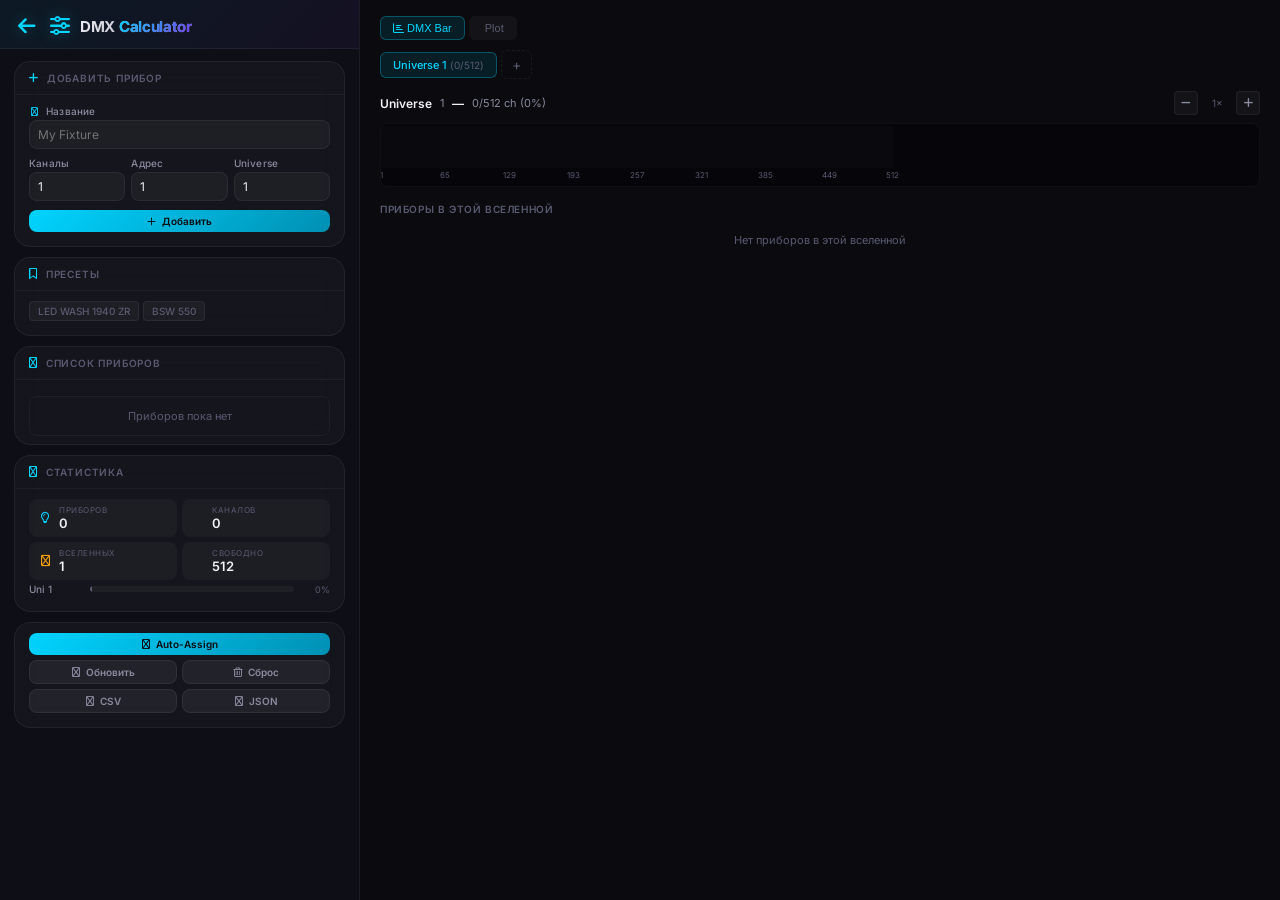
<file: tools/dmx-calculator/index.html>
<!DOCTYPE html>
<html lang="ru">
<head>
<meta charset="UTF-8">
<meta name="viewport" content="width=device-width, initial-scale=1.0">
<title>DMX Universe Calculator — S.T.A.G.E. PRO ToolKit</title>
<link rel="preconnect" href="https://fonts.googleapis.com">
<link rel="preconnect" href="https://fonts.gstatic.com" crossorigin>
<link href="https://fonts.googleapis.com/css2?family=Inter:wght@300;400;500;600;700;800&display=swap" rel="stylesheet">
<link rel="stylesheet" href="https://cdnjs.cloudflare.com/ajax/libs/font-awesome/6.5.1/css/all.min.css" crossorigin="anonymous">
<style>
*,*::before,*::after{margin:0;padding:0;box-sizing:border-box}
:root{--bg:#0a0a0f;--bg2:#0e0e16;--bg-card:rgba(255,255,255,0.03);--border:rgba(255,255,255,0.06);--border-hover:rgba(255,255,255,0.12);--text:#f0f0f5;--text2:#8a8aa0;--text3:#5a5a72;--cyan:#00d4ff;--purple:#7c3aed;--orange:#f59e0b;--green:#10b981;--red:#ef4444;--shadow:0 8px 32px rgba(0,0,0,0.4);--glow:0 0 20px rgba(0,212,255,0.15);--rs:8px;--rm:12px;--rl:16px;--t:.2s ease;--font:'Inter',-apple-system,sans-serif;--sb:360px}
html,body{height:100%;overflow:hidden}
body{opacity:0;transition:opacity .5s ease;font-family:var(--font);background:var(--bg);color:var(--text);-webkit-font-smoothing:antialiased;-moz-osx-font-smoothing:grayscale}
body.loaded{opacity:1}
::-webkit-scrollbar{width:5px;height:5px}
::-webkit-scrollbar-track{background:transparent}
::-webkit-scrollbar-thumb{background:rgba(255,255,255,0.08);border-radius:3px}
#app{display:flex;height:100vh;width:100vw;overflow:hidden}
#sidebar{width:var(--sb);min-width:var(--sb);height:100vh;overflow-y:auto;background:var(--bg2);border-right:1px solid var(--border);display:flex;flex-direction:column;z-index:10}
.sidebar-header{padding:16px 18px 12px;display:flex;align-items:center;gap:10px;border-bottom:1px solid var(--border);flex-shrink:0;background:linear-gradient(135deg,rgba(0,212,255,0.06),rgba(124,58,237,0.06))}
.sidebar-header i{font-size:20px;color:var(--cyan);filter:drop-shadow(0 0 8px rgba(0,212,255,0.3))}
.sidebar-header h1{font-size:15px;font-weight:700;letter-spacing:-.3px;background:linear-gradient(135deg,#f0f0f5,#8a8aa0);-webkit-background-clip:text;-webkit-text-fill-color:transparent}
.sidebar-header h1 span{background:linear-gradient(135deg,var(--cyan),var(--purple));-webkit-background-clip:text;-webkit-text-fill-color:transparent}
.sidebar-scroll{padding:12px 14px 20px;flex:1;overflow-y:auto;display:flex;flex-direction:column;gap:10px}
.card{background:var(--bg-card);backdrop-filter:blur(12px);-webkit-backdrop-filter:blur(12px);border:1px solid var(--border);border-radius:var(--rl);transition:transform var(--t),box-shadow var(--t),border-color var(--t)}
.card:hover{transform:translateY(-1px);box-shadow:var(--shadow),var(--glow);border-color:var(--border-hover)}
.card-header{display:flex;align-items:center;gap:8px;padding:10px 14px;font-size:10px;font-weight:600;text-transform:uppercase;letter-spacing:.8px;color:var(--text3);border-bottom:1px solid rgba(255,255,255,0.04)}
.card-header i{font-size:11px;color:var(--cyan)}
.card-body{padding:10px 14px 14px}
.form-group{margin-bottom:8px;position:relative}
.form-group:last-child{margin-bottom:0}
.form-label{display:flex;align-items:center;gap:5px;font-size:10px;font-weight:500;color:var(--text2);margin-bottom:3px;letter-spacing:.2px}
.form-label i{font-size:9px;color:var(--cyan);width:12px;text-align:center}
.row-2{display:grid;grid-template-columns:1fr 1fr;gap:6px}
.row-3{display:grid;grid-template-columns:1fr 1fr 1fr;gap:6px}
input[type="number"],input[type="text"],select{width:100%;padding:6px 8px;background:rgba(255,255,255,0.04);border:1px solid var(--border);border-radius:var(--rs);color:var(--text);font-family:var(--font);font-size:12px;transition:border-color var(--t),box-shadow var(--t);outline:none;-moz-appearance:textfield}
input[type="number"]::-webkit-inner-spin-button{-webkit-appearance:none;margin:0}
input:focus,select:focus{border-color:var(--cyan);box-shadow:0 0 0 2px rgba(0,212,255,0.1)}
select{cursor:pointer;appearance:none;-webkit-appearance:none;background-image:url("data:image/svg+xml,%3Csvg xmlns='http://www.w3.org/2000/svg' width='10' height='6' fill='%238a8aa0'%3E%3Cpath d='M0 0l5 6 5-6z'/%3E%3C/svg%3E");background-repeat:no-repeat;background-position:right 8px center;padding-right:24px;font-size:12px}
select option{background:#14141f;color:var(--text)}
.btn{display:inline-flex;align-items:center;justify-content:center;gap:6px;padding:7px 12px;border:none;border-radius:var(--rs);font-family:var(--font);font-size:11px;font-weight:600;cursor:pointer;transition:all var(--t);position:relative;overflow:hidden;user-select:none;white-space:nowrap}
.btn-primary{background:linear-gradient(135deg,var(--cyan),#0090b3);color:#0a0a0f}
.btn-primary:hover{box-shadow:0 0 20px rgba(0,212,255,0.3);transform:translateY(-1px)}
.btn-secondary{background:rgba(255,255,255,0.06);color:var(--text2);border:1px solid var(--border)}
.btn-secondary:hover{background:rgba(255,255,255,0.1);color:var(--text);border-color:var(--border-hover)}
.btn-danger{background:rgba(239,68,68,0.1);border:1px solid rgba(239,68,68,0.2);color:var(--red)}
.btn-danger:hover{background:rgba(239,68,68,0.2)}
.btn-outline{background:transparent;border:1px solid var(--border);color:var(--text2)}
.btn-outline:hover{background:rgba(255,255,255,0.04);color:var(--text);border-color:var(--border-hover)}
.btn-sm{padding:5px 8px;font-size:10px}
.btn-xs{padding:3px 6px;font-size:9px;border-radius:4px}
.btn-block{width:100%}
.preset-grid{display:flex;flex-wrap:wrap;gap:4px}
.preset-chip{padding:3px 8px;font-size:10px;font-weight:500;border-radius:4px;background:rgba(255,255,255,0.04);border:1px solid var(--border);color:var(--text3);cursor:pointer;transition:all var(--t);user-select:none;white-space:nowrap}
.preset-chip:hover{background:rgba(0,212,255,0.08);border-color:var(--cyan);color:var(--cyan)}
/* Table */
.table-wrap{overflow-x:auto;margin-top:6px;border-radius:var(--rs);border:1px solid rgba(255,255,255,0.04)}
.fixture-table{width:100%;border-collapse:collapse;font-size:11px}
.fixture-table th{text-align:left;padding:5px 6px;font-size:9px;color:var(--text3);text-transform:uppercase;letter-spacing:.5px;border-bottom:1px solid var(--border);font-weight:600;background:rgba(255,255,255,0.02);white-space:nowrap}
.fixture-table td{padding:4px 6px;border-bottom:1px solid rgba(255,255,255,0.03);color:var(--text2);font-size:11px;white-space:nowrap;vertical-align:middle}
.fixture-table tr:hover td{background:rgba(255,255,255,0.02)}
.fixture-table tr.collision td{background:rgba(239,68,68,0.08)}
.fixture-table .color-dot{display:inline-block;width:10px;height:10px;border-radius:50%;vertical-align:middle;margin-right:4px;flex-shrink:0}
.fixture-table .fixture-id{color:var(--text3);font-size:10px;font-weight:500}
.fixture-table .fixture-name{color:var(--text);font-weight:500;cursor:pointer}
.fixture-table .fixture-name:hover{color:var(--cyan)}
.fixture-table input{background:transparent;border:1px solid transparent;color:var(--text);font-family:var(--font);font-size:11px;padding:2px 4px;border-radius:3px;width:100%;min-width:30px;outline:none;transition:border-color var(--t)}
.fixture-table input:focus{border-color:var(--cyan);background:rgba(0,212,255,0.04)}
.fixture-table .actions{display:flex;gap:3px}
.fixture-table .actions button{padding:2px 5px;font-size:9px;border:none;border-radius:3px;cursor:pointer;background:rgba(255,255,255,0.04);color:var(--text3);transition:all var(--t)}
.fixture-table .actions button:hover{background:rgba(0,212,255,0.1);color:var(--cyan)}
.fixture-table .actions .btn-del:hover{background:rgba(239,68,68,0.15);color:var(--red)}
/* Stats */
.stat-grid{display:grid;grid-template-columns:1fr 1fr;gap:5px}
.stat-item{background:rgba(255,255,255,0.03);border-radius:var(--rs);padding:6px 8px;display:flex;align-items:center;gap:6px}
.stat-item i{font-size:12px;width:16px;text-align:center}
.stat-item .stat-info{display:flex;flex-direction:column}
.stat-item .stat-label{font-size:8px;color:var(--text3);text-transform:uppercase;letter-spacing:.5px}
.stat-item .stat-value{font-size:13px;font-weight:600}
.uni-bar{margin-top:3px}
.uni-bar-item{display:flex;align-items:center;gap:6px;margin-bottom:2px;font-size:10px}
.uni-bar-track{flex:1;height:6px;background:rgba(255,255,255,0.04);border-radius:3px;overflow:hidden}
.uni-bar-fill{height:100%;border-radius:3px;transition:width .3s ease;min-width:2px}
.uni-bar-label{color:var(--text3);min-width:30px;text-align:right;font-size:9px}
.uni-bar-uni{color:var(--text2);min-width:55px;font-weight:500}
/* Main area */
#main{flex:1;height:100vh;display:flex;flex-direction:column;overflow:hidden}
#viewer{padding:16px 20px;overflow-y:auto;flex:1}
#viewer::-webkit-scrollbar{width:5px}
/* Tabs */
.uni-tabs{display:flex;gap:4px;margin-bottom:12px;flex-wrap:wrap;align-items:center}
.uni-tab{padding:5px 12px;border-radius:6px;font-size:11px;font-weight:500;cursor:pointer;background:rgba(255,255,255,0.04);border:1px solid transparent;color:var(--text3);transition:all var(--t);user-select:none}
.uni-tab:hover{background:rgba(0,212,255,0.06);color:var(--text2)}
.uni-tab.active{background:rgba(0,212,255,0.1);border-color:rgba(0,212,255,0.3);color:var(--cyan)}
.uni-tab-add{padding:5px 10px;border-radius:6px;font-size:14px;cursor:pointer;background:transparent;border:1px dashed var(--border);color:var(--text3);transition:all var(--t)}
.uni-tab-add:hover{border-color:var(--cyan);color:var(--cyan)}
/* DMX Bar */
.dmx-section{margin-bottom:16px}
.dmx-header{display:flex;align-items:center;justify-content:space-between;margin-bottom:8px}
.dmx-header-info{font-size:12px;font-weight:600;display:flex;align-items:center;gap:8px}
.dmx-header-info span{font-size:11px;font-weight:400;color:var(--text2)}
.dmx-controls{display:flex;gap:4px;align-items:center}
.dmx-zoom-btn{width:24px;height:24px;border-radius:4px;background:rgba(255,255,255,0.04);border:1px solid var(--border);color:var(--text2);font-size:11px;cursor:pointer;display:flex;align-items:center;justify-content:center;transition:all var(--t)}
.dmx-zoom-btn:hover{background:rgba(0,212,255,0.1);color:var(--cyan);border-color:var(--cyan)}
.dmx-zoom-lvl{font-size:10px;color:var(--text3);min-width:30px;text-align:center}
.dmx-bar-wrap{overflow-x:auto;border-radius:var(--rs);border:1px solid rgba(255,255,255,0.04);background:rgba(0,0,0,0.3);padding:2px 0}
.dmx-bar-wrap::-webkit-scrollbar{height:4px}
.dmx-bar{display:flex;height:42px;border-radius:4px;overflow:hidden;position:relative;min-width:100%}
.dmx-seg{height:100%;position:relative;display:flex;align-items:center;justify-content:center;cursor:pointer;transition:opacity .15s;flex-shrink:0;min-width:1px}
.dmx-seg:hover{opacity:.85;z-index:2}
.dmx-seg.fixture{overflow:hidden}
.dmx-seg.fixture .seg-label{font-size:8px;color:rgba(255,255,255,0.85);font-weight:600;white-space:nowrap;overflow:hidden;text-overflow:ellipsis;padding:0 2px;pointer-events:none;text-shadow:0 1px 3px rgba(0,0,0,0.5)}
.dmx-seg.gap{background:rgba(255,255,255,0.015);min-width:2px}
.dmx-seg.gap:hover{background:rgba(0,212,255,0.04)}
.dmx-seg.collision{background-image:repeating-linear-gradient(45deg,transparent,transparent 3px,rgba(239,68,68,0.3) 3px,rgba(239,68,68,0.3) 6px);box-shadow:inset 0 0 0 1px rgba(239,68,68,0.4)}
.dmx-seg .seg-tooltip{position:absolute;bottom:calc(100% + 4px);left:50%;transform:translateX(-50%);background:rgba(10,10,15,0.95);backdrop-filter:blur(8px);-webkit-backdrop-filter:blur(8px);border:1px solid var(--border);border-radius:6px;padding:4px 8px;font-size:10px;color:var(--text);white-space:nowrap;pointer-events:none;opacity:0;transition:opacity .15s;z-index:10;box-shadow:0 4px 12px rgba(0,0,0,0.4)}
.dmx-seg:hover .seg-tooltip{opacity:1}
.dmx-ruler{display:flex;font-size:8px;color:var(--text3);padding:2px 0 0;position:relative;height:16px}
.dmx-ruler-mark{position:absolute;transform:translateX(-50%);white-space:nowrap}
/* Universe detail table */
.uni-table-wrap{margin-top:8px}
.uni-table{width:100%;border-collapse:collapse;font-size:11px}
.uni-table th{text-align:left;padding:5px 6px;font-size:9px;color:var(--text3);text-transform:uppercase;letter-spacing:.5px;border-bottom:1px solid var(--border);font-weight:600;background:rgba(255,255,255,0.02);white-space:nowrap}
.uni-table td{padding:4px 6px;border-bottom:1px solid rgba(255,255,255,0.03);color:var(--text2);font-size:11px;vertical-align:middle}
.uni-table tr.collision td{background:rgba(239,68,68,0.08)}
.uni-table .color-dot{display:inline-block;width:8px;height:8px;border-radius:2px;margin-right:4px;vertical-align:middle}
/* Toast */
#toast-container{position:fixed;top:12px;right:12px;z-index:9999;display:flex;flex-direction:column;gap:6px;pointer-events:none}
.toast{pointer-events:auto;padding:8px 14px;border-radius:var(--rm);backdrop-filter:blur(16px);-webkit-backdrop-filter:blur(16px);display:flex;align-items:center;gap:8px;font-size:12px;font-weight:500;box-shadow:0 8px 32px rgba(0,0,0,0.5);transform:translateX(120%);opacity:0;transition:all .35s cubic-bezier(.34,1.56,.64,1);max-width:360px;border:1px solid}
.toast.show{transform:translateX(0);opacity:1}
.toast-success{background:rgba(16,185,129,0.15);border-color:rgba(16,185,129,0.3);color:var(--green)}
.toast-error{background:rgba(239,68,68,0.15);border-color:rgba(239,68,68,0.3);color:var(--red)}
.toast-info{background:rgba(0,212,255,0.12);border-color:rgba(0,212,255,0.2);color:var(--cyan)}
.toast i{font-size:14px}
.toast .toast-close{margin-left:auto;cursor:pointer;opacity:.5;background:none;border:none;color:inherit;padding:0 4px;font-size:11px}
.toast-close:hover{opacity:1}
/* Modal */
#modal-overlay{display:none;position:fixed;inset:0;z-index:9998;background:rgba(0,0,0,0.6);backdrop-filter:blur(4px);-webkit-backdrop-filter:blur(4px);align-items:center;justify-content:center}
#modal-overlay.open{display:flex}
#modal{background:linear-gradient(145deg,#14141f,#1a1a2e);border:1px solid var(--border);border-radius:var(--rl);padding:20px;max-width:400px;width:90%;box-shadow:0 24px 80px rgba(0,0,0,0.6)}
#modal h3{font-size:15px;margin-bottom:6px;display:flex;align-items:center;gap:8px}
#modal p{font-size:12px;color:var(--text2);margin-bottom:14px;line-height:1.5}
#modal .btn-row{display:flex;gap:6px;justify-content:flex-end}
#modal .btn-row .btn{min-width:70px}
#aaModal{display:none;position:fixed;inset:0;z-index:9998;background:rgba(0,0,0,0.6);backdrop-filter:blur(4px);-webkit-backdrop-filter:blur(4px);align-items:center;justify-content:center}
#aaModal.open{display:flex}
#aaModal .aa-box{background:linear-gradient(145deg,#14141f,#1a1a2e);border:1px solid var(--border);border-radius:var(--rl);padding:20px;max-width:420px;width:90%;box-shadow:0 24px 80px rgba(0,0,0,0.6)}
#aaModal h3{font-size:15px;margin-bottom:4px;display:flex;align-items:center;gap:8px}
#aaModal p{font-size:12px;color:var(--text2);margin-bottom:10px;line-height:1.4}
#aaModal .aa-btn{display:flex;flex-direction:column;align-items:center;gap:2px;padding:10px;border:none;border-radius:var(--rs);font-family:var(--font);font-size:12px;font-weight:600;cursor:pointer;transition:all var(--t);width:100%;text-align:center}
#aaModal .aa-btn span{font-weight:400;font-size:10px;opacity:0.65}
#aaModal .aa-btn:hover{transform:translateY(-1px)}
/* Actions */
.actions{display:flex;flex-direction:column;gap:5px}
.actions .btn-row{display:grid;grid-template-columns:1fr 1fr;gap:5px}
/* Ripple */
.ripple{position:absolute;border-radius:50%;background:rgba(255,255,255,0.25);transform:scale(0);animation:rippleAnim .6s ease-out;pointer-events:none}
@keyframes rippleAnim{to{transform:scale(4);opacity:0}}
/* View switcher */
.view-switcher{display:flex;gap:4px;margin-bottom:10px}
.view-tab{padding:5px 12px;border-radius:6px;font-size:11px;font-weight:500;cursor:pointer;background:rgba(255,255,255,0.04);border:1px solid transparent;color:var(--text3);transition:all var(--t)}
.view-tab:hover{background:rgba(0,212,255,0.06);color:var(--text2)}
.view-tab.active{background:rgba(0,212,255,0.1);border-color:rgba(0,212,255,0.3);color:var(--cyan)}
/* Plot view */
.plot-toolbar{display:flex;align-items:center;padding:4px 0;margin-bottom:6px;flex-wrap:wrap}
.plot-btn{width:24px;height:24px;border-radius:4px;background:rgba(255,255,255,0.04);border:1px solid var(--border);color:var(--text2);font-size:10px;cursor:pointer;display:flex;align-items:center;justify-content:center;transition:all var(--t)}
.plot-btn:hover{background:rgba(0,212,255,0.1);color:var(--cyan);border-color:var(--cyan)}
.plot-zoom-lvl{font-size:9px;color:var(--text3);min-width:28px;text-align:center}
#plotCanvasWrap{flex:1;border-radius:var(--rs);border:1px solid rgba(255,255,255,0.04);overflow:hidden;position:relative;background:var(--bg);min-height:200px;touch-action:none}
#plotCanvasWrap canvas{display:block;cursor:grab;width:100%;height:100%;touch-action:none}
#plotCanvasWrap canvas.dragging{cursor:grabbing}
#plotCanvas{touch-action:none}
/* Responsive */
@media(max-width:900px){#sidebar{width:300px;min-width:300px}#viewer{padding:12px}}
@media(max-width:700px){#app{flex-direction:column}#sidebar{width:100%;min-width:0;height:auto;max-height:45vh;border-right:none;border-bottom:1px solid var(--border)}.sidebar-header{padding:12px 14px}.sidebar-header h1{font-size:14px}.sidebar-scroll{padding:10px;gap:8px}#main{height:55vh}#viewer{padding:10px}.stat-grid{grid-template-columns:1fr 1fr}.btn{min-height:44px}input[type="number"],input[type="text"],select{min-height:44px}.card-header{cursor:pointer;user-select:none}.card-header::after{content:'\f078';font-family:'Font Awesome 6 Free';font-weight:900;font-size:9px;color:var(--text3);margin-left:auto;transition:transform .2s}.card-header.collapsed::after{transform:rotate(-90deg)}.card-header.collapsed+.card-body{display:none}}
@media(max-width:480px){#sidebar{max-height:40vh}.sidebar-scroll{padding:8px;gap:6px}.row-2,.row-3{grid-template-columns:1fr}.stat-grid{grid-template-columns:1fr}.fixture-table{font-size:10px}#toast-container{top:auto;bottom:12px;right:12px;left:12px}.toast{max-width:100%}}
</style>
</head>
<body>
<div id="app">
  <aside id="sidebar">
    <div class="sidebar-header">
      <a href="../../index.html" style="display:inline-flex;align-items:center;gap:5px;color:var(--text3);text-decoration:none;font-size:10px;margin-right:4px;transition:color .2s" onmouseover="this.style.color='var(--cyan)'" onmouseout="this.style.color=''"><i class="fa-solid fa-arrow-left"></i></a>
      <i class="fa-solid fa-sliders"></i>
      <h1>DMX <span>Calculator</span></h1>
    </div>
    <div class="sidebar-scroll">

      <!-- Add fixture form -->
      <div class="card">
        <div class="card-header"><i class="fa-solid fa-plus"></i> Добавить прибор</div>
        <div class="card-body">
          <div class="form-group">
            <label class="form-label"><i class="fa-regular fa-tag"></i> Название</label>
            <input type="text" id="fixtureName" placeholder="My Fixture" maxlength="40">
          </div>
          <div class="row-3">
            <div class="form-group">
              <label class="form-label">Каналы</label>
              <input type="number" id="fixtureCh" value="1" min="1" max="512">
            </div>
            <div class="form-group">
              <label class="form-label">Адрес</label>
              <input type="number" id="fixtureAddr" value="1" min="1" max="512">
            </div>
            <div class="form-group">
              <label class="form-label">Universe</label>
              <input type="number" id="fixtureUni" value="1" min="1" max="999">
            </div>
          </div>
          <button class="btn btn-primary btn-block btn-sm" id="btnAddFixture"><i class="fa-regular fa-plus"></i> Добавить</button>
        </div>
      </div>

      <!-- Presets -->
      <div class="card">
        <div class="card-header"><i class="fa-regular fa-bookmark"></i> Пресеты</div>
        <div class="card-body">
          <div class="preset-grid" id="presetGrid"></div>
        </div>
      </div>

      <!-- Properties (in plot mode) -->
      <div class="card" id="propsCard" style="display:none">
        <div class="card-header"><i class="fa-regular fa-gear"></i> Свойства</div>
        <div class="card-body" id="propsBody"></div>
      </div>

      <!-- Fixture table -->
      <div class="card">
        <div class="card-header"><i class="fa-regular fa-table-list"></i> Список приборов <span id="fixtureCount" style="font-weight:400;text-transform:none;letter-spacing:0;color:var(--text3);margin-left:4px"></span></div>
        <div class="card-body" style="padding-bottom:8px">
          <div id="fixtureTableWrap" class="table-wrap"></div>
        </div>
      </div>

      <!-- Stats -->
      <div class="card">
        <div class="card-header"><i class="fa-regular fa-chart-simple"></i> Статистика</div>
        <div class="card-body">
          <div class="stat-grid" id="statGrid"></div>
          <div class="uni-bar" id="uniBar"></div>
        </div>
      </div>

      <!-- Actions -->
      <div class="card">
        <div class="card-body actions">
          <button class="btn btn-primary btn-sm btn-block" id="btnAutoAssign"><i class="fa-regular fa-wand-magic"></i> Auto-Assign</button>
          <div class="btn-row">
            <button class="btn btn-secondary btn-sm" id="btnRefresh"><i class="fa-regular fa-rotate"></i> Обновить</button>
            <button class="btn btn-secondary btn-sm" id="btnReset"><i class="fa-regular fa-trash-can"></i> Сброс</button>
          </div>
          <div class="btn-row">
            <button class="btn btn-secondary btn-sm" id="btnExportCSV"><i class="fa-regular fa-file-csv"></i> CSV</button>
            <button class="btn btn-secondary btn-sm" id="btnExportJSON"><i class="fa-regular fa-file-export"></i> JSON</button>
          </div>
        </div>
      </div>

    </div>
  </aside>

  <main id="main">
    <div id="viewer">
      <!-- View switcher -->
      <div class="view-switcher">
        <button class="view-tab active" data-view="bar"><i class="fa-regular fa-chart-bar"></i> DMX Bar</button>
        <button class="view-tab" data-view="plot"><i class="fa-regular fa-grid"></i> Plot</button>
      </div>

      <!-- DMX bar view -->
      <div id="barView">
        <div class="uni-tabs" id="uniTabs"></div>
        <div class="dmx-section">
          <div class="dmx-header">
            <div class="dmx-header-info" id="dmxHeaderInfo">Universe <span id="dmxUniLabel">1</span> — <span id="dmxUsage">0/512 ch</span></div>
            <div class="dmx-controls">
              <button class="dmx-zoom-btn" id="dmxZoomOut"><i class="fa-solid fa-minus"></i></button>
              <span class="dmx-zoom-lvl" id="dmxZoomLvl">1×</span>
              <button class="dmx-zoom-btn" id="dmxZoomIn"><i class="fa-solid fa-plus"></i></button>
            </div>
          </div>
          <div class="dmx-bar-wrap" id="dmxBarWrap">
            <div class="dmx-bar" id="dmxBar"></div>
            <div class="dmx-ruler" id="dmxRuler"></div>
          </div>
        </div>
        <div class="uni-table-wrap">
          <div style="font-size:10px;color:var(--text3);font-weight:600;text-transform:uppercase;letter-spacing:.6px;margin-bottom:6px">Приборы в этой вселенной</div>
          <div id="uniTableWrap"></div>
        </div>
      </div>

      <!-- Plot view -->
      <div id="plotView" style="display:none">
        <div class="plot-toolbar">
          <span style="font-size:10px;color:var(--text3)">Snap: <strong id="plotSnapLabel">20px</strong></span>
          <span class="tb-sep" style="width:1px;height:14px;background:var(--border);display:inline-block;vertical-align:middle;margin:0 8px"></span>
          <button class="plot-btn" id="plotAutoArrange"><i class="fa-regular fa-table-cells-large"></i></button>
          <button class="plot-btn" id="plotFit"><i class="fa-solid fa-expand"></i></button>
          <span class="tb-sep" style="width:1px;height:14px;background:var(--border);display:inline-block;vertical-align:middle;margin:0 8px"></span>
          <button class="plot-btn" id="plotZoomOut"><i class="fa-solid fa-minus"></i></button>
          <span class="plot-zoom-lvl" id="plotZoomLvl">100%</span>
          <button class="plot-btn" id="plotZoomIn"><i class="fa-solid fa-plus"></i></button>
          <span style="margin-left:auto;font-size:10px;color:var(--text3)" id="plotInfo"></span>
        </div>
        <div id="plotCanvasWrap">
          <canvas id="plotCanvas"></canvas>
        </div>
      </div>

    </div>
  </main>
</div>

<div id="toast-container"></div>

<div id="modal-overlay">
  <div id="modal">
    <h3><i class="fa-regular fa-triangle-exclamation"></i> Сбросить всё?</h3>
    <p>Все приборы и настройки текущей сессии будут удалены.</p>
    <div class="btn-row">
      <button class="btn btn-secondary" id="modalCancel">Отмена</button>
      <button class="btn btn-danger" id="modalConfirm"><i class="fa-regular fa-trash-can"></i> Сбросить</button>
    </div>
  </div>
</div>

<!-- Auto-Assign Modal -->
<div id="aaModal">
  <div class="aa-box">
    <h3><i class="fa-regular fa-wand-magic"></i> Auto-Assign</h3>
    <p>Выберите режим расстановки приборов:</p>
    <div style="display:flex;flex-direction:column;gap:6px;margin:10px 0">
      <button class="aa-btn btn-primary" id="aaCompact" style="padding:10px">
        <i class="fa-regular fa-compress" style="font-size:14px"></i> Компактно
        <span>упаковать в минимальное количество вселенных</span>
      </button>
      <button class="aa-btn btn-secondary" id="aaKeep" style="padding:10px">
        <i class="fa-regular fa-layer-group" style="font-size:14px"></i> По текущим вселенным
        <span>не менять распределение, только адреса</span>
      </button>
    </div>
    <div class="btn-row">
      <button class="btn btn-secondary" id="aaCancel">Отмена</button>
    </div>
  </div>
</div>

<script>
(function(){
'use strict';

var UNI_SIZE = 512;
var COLORS = ['#ff3344','#22c55e','#3b82f6','#eab308','#ec4899','#f97316','#a855f7','#14b8a6'];

var DEFAULT_PRESETS = [
  {name:'LED WASH 1940 ZR',ch:23,cat:'wash'},{name:'BSW 550',ch:29,cat:'mover'}
];

var state = {fixtures:[],nextId:1,selectedUni:1,zoom:1,viewMode:'bar',plotZoom:1,plotPanX:0,plotPanY:0,plotSelId:null};
var presets = [];

function $(s){return document.querySelector(s)}
function $$(s){return document.querySelectorAll(s)}
function deepClone(o){return JSON.parse(JSON.stringify(o))}
function hexToRgb(h){var v=parseInt(h.replace('#',''),16);return{r:(v>>16)&255,g:(v>>8)&255,b:v&255}}

function toast(m,t,d){t=t||'success';d=d||3000;var icons={success:'fa-regular fa-circle-check',error:'fa-regular fa-circle-xmark',info:'fa-regular fa-circle-info'};var c=$('#toast-container');var el=document.createElement('div');el.className='toast toast-'+t;el.innerHTML='<i class="'+(icons[t]||icons.info)+'"></i><span>'+m+'</span><button class="toast-close">&times;</button>';c.appendChild(el);requestAnimationFrame(function(){requestAnimationFrame(function(){el.classList.add('show')})});var close=function(){el.classList.remove('show');setTimeout(function(){el.remove()},400)};el.querySelector('.toast-close').addEventListener('click',close);setTimeout(close,d)}

function saveState(){
  try{localStorage.setItem('dmx_state',JSON.stringify(state))}catch(e){}
}

function loadState(){
  try{var raw=localStorage.getItem('dmx_state');if(raw){state=Object.assign({fixtures:[],nextId:1,selectedUni:1,zoom:1,viewMode:'bar',plotZoom:1,plotPanX:0,plotPanY:0,plotSelId:null},JSON.parse(raw));return}}catch(e){}
  state={fixtures:[],nextId:1,selectedUni:1,zoom:1,viewMode:'bar',plotZoom:1,plotPanX:0,plotPanY:0,plotSelId:null};
}

function loadLibrary(){
  fetch('data/fixtures.json').then(function(r){return r.json()}).then(function(data){
    presets=(data.presets||[]).slice();
    renderPresets();
  }).catch(function(){
    presets=DEFAULT_PRESETS.slice();
    renderPresets();
  });
}

function getColor(idx){return COLORS[idx%COLORS.length]}

function addFixture(name,ch,addr,uni){
  if(!name||!ch||!addr||!uni){toast('Заполните все поля','error');return null;}
  ch=parseInt(ch,10);addr=parseInt(addr,10);uni=parseInt(uni,10);
  if(ch<1||ch>UNI_SIZE||addr<1||addr>UNI_SIZE||uni<1){toast('Некорректные значения','error');return null;}
  var cnt=state.fixtures.length;
  var f={id:state.nextId++,name:name,channels:ch,address:addr,universe:uni,color:getColor(cnt),plotX:40+(cnt%6)*150,plotY:40+Math.floor(cnt/6)*110};
  state.fixtures.push(f);
  saveState();render();
  toast('Добавлен: '+name,'success');
  return f;
}

function removeFixture(id){
  state.fixtures=state.fixtures.filter(function(f){return f.id!==id});
  saveState();render();
}

function moveFixture(id,dir){
  var idx=state.fixtures.findIndex(function(f){return f.id===id});
  if(idx<0)return;
  var swap=idx+(dir==='up'?-1:1);
  if(swap<0||swap>=state.fixtures.length)return;
  var tmp=state.fixtures[idx];state.fixtures[idx]=state.fixtures[swap];state.fixtures[swap]=tmp;
  saveState();render();
}

function updateFixture(id,field,val){
  var f=state.fixtures.find(function(fi){return fi.id===id});
  if(!f)return;
  if(field==='name')f.name=String(val).trim()||f.name;
  else if(field==='channels'){var v=parseInt(val,10);if(v>0&&v<=UNI_SIZE)f.channels=v;}
  else if(field==='address'){var v=parseInt(val,10);if(v>0&&v<=UNI_SIZE)f.address=v;}
  else if(field==='universe'){var v=parseInt(val,10);if(v>0)f.universe=v;}
  saveState();render();
}

function getUniverses(){
  var set={};state.fixtures.forEach(function(f){set[f.universe]=true});
  var keys=Object.keys(set).map(Number).sort(function(a,b){return a-b});
  if(keys.length===0)keys=[1];
  return keys;
}

function addUniverse(){
  var unis=getUniverses();
  var newUni=unis[unis.length-1]+1;
  state.selectedUni=newUni;
  saveState();render();
}

function buildBitmap(uni){
  var bmp=new Array(UNI_SIZE+1);for(var i=1;i<=UNI_SIZE;i++)bmp[i]=null;
  var colls=[];
  state.fixtures.filter(function(f){return f.universe===uni}).forEach(function(f){
    for(var i=f.address;i<f.address+f.channels&&i<=UNI_SIZE;i++){
      if(bmp[i]){bmp[i].collision=true;if(colls.indexOf(bmp[i].fixture)<0)colls.push(bmp[i].fixture);if(colls.indexOf(f)<0)colls.push(f);}
      bmp[i]=bmp[i]||{fixture:f,collision:false};
    }
  });
  return{bitmap:bmp,collisions:colls};
}

function getUniUsage(uni){
  var bmp=buildBitmap(uni);
  var used=0;
  for(var i=1;i<=UNI_SIZE;i++)if(bmp.bitmap[i])used++;
  return used;
}

function autoAssign(mode){
  if(mode==='keep'){
    var groups={};
    state.fixtures.forEach(function(f){
      if(!groups[f.universe])groups[f.universe]=[];
      groups[f.universe].push(f);
    });
    Object.keys(groups).forEach(function(uni){
      var addr=1;
      groups[uni].forEach(function(f){
        f.address=addr;f.universe=parseInt(uni,10);
        addr+=f.channels;
      });
    });
    state.selectedUni=parseInt(Object.keys(groups)[0],10)||1;
  }else{
    var addr=1,uni=1;
    state.fixtures.forEach(function(f){
      if(addr+f.channels-1>UNI_SIZE){addr=1;uni++;}
      f.address=addr;f.universe=uni;
      addr+=f.channels;
    });
    state.selectedUni=1;
  }
  saveState();render();
  toast('Auto-Assign завершён','success');
}

function render(){
  renderStats();
  renderTabs();
  renderDMXBar();
  renderUniTable();
  renderFixtureTable();
  var cnt=state.fixtures.length;
  $('#fixtureCount').textContent=cnt?'('+cnt+')':'';
  // View switcher
  document.querySelectorAll('.view-tab').forEach(function(t){
    t.classList.toggle('active',t.dataset.view===state.viewMode);
  });
  document.getElementById('barView').style.display=state.viewMode==='bar'?'':'none';
  document.getElementById('plotView').style.display=state.viewMode==='plot'?'':'none';
  document.getElementById('propsCard').style.display=state.viewMode==='plot'&&state.plotSelId!==null?'':'none';
  if(state.viewMode==='plot')renderPlot();
}

function renderPlot(){
  var canvas=$('#plotCanvas');if(!canvas)return;
  var ctx=canvas.getContext('2d');
  var wrap=$('#plotCanvasWrap');
  var wr=wrap.getBoundingClientRect();
  var W=Math.max(wr.width-2,100),H=Math.max(wr.height-2,100);
  var dpr=window.devicePixelRatio||1;
  canvas.width=W*dpr;canvas.height=H*dpr;canvas.style.width=W+'px';canvas.style.height=H+'px';
  var z=state.plotZoom;
  ctx.setTransform(z*dpr,0,0,z*dpr,state.plotPanX*dpr,state.plotPanY*dpr);
  ctx.clearRect(-state.plotPanX/z,-state.plotPanY/z,W/z,H/z);

  // Grid
  ctx.strokeStyle='rgba(255,255,255,0.03)';ctx.lineWidth=0.3;
  var gs=40;var offX=(-state.plotPanX/z)%gs;var offY=(-state.plotPanY/z)%gs;
  for(var gx=offX;gx<W/z+gs;gx+=gs){ctx.beginPath();ctx.moveTo(gx,0);ctx.lineTo(gx,H/z);ctx.stroke();}
  for(var gy=offY;gy<H/z+gs;gy+=gs){ctx.beginPath();ctx.moveTo(0,gy);ctx.lineTo(W/z,gy);ctx.stroke();}

  // Fixtures
  state.fixtures.forEach(function(f){
    var fx=f.plotX,fy=f.plotY,fw=130,fh=65;
    var sel=state.plotSelId===f.id;
    var col=f.color;
    ctx.shadowColor='rgba(0,0,0,0.3)';ctx.shadowBlur=6;ctx.shadowOffsetY=1;
    ctx.fillStyle=sel?'rgba(255,255,255,0.04)':'rgba(10,10,15,0.85)';
    ctx.beginPath();ctx.roundRect(fx,fy,fw,fh,5);ctx.fill();
    ctx.shadowBlur=0;
    ctx.strokeStyle=sel?'#ffffff':col;ctx.lineWidth=sel?1.5:0.8;
    ctx.globalAlpha=sel?1:0.5;
    ctx.beginPath();ctx.roundRect(fx,fy,fw,fh,5);ctx.stroke();
    ctx.globalAlpha=1;
    ctx.fillStyle=col;ctx.fillRect(fx,fy,3,fh);
    ctx.fillStyle='rgba(255,255,255,0.8)';ctx.font='bold 10px Inter,sans-serif';ctx.textAlign='left';ctx.textBaseline='top';
    var nm=f.name.length>12?f.name.slice(0,12)+'…':f.name;
    ctx.fillText(nm,fx+8,fy+5);
    ctx.fillStyle='rgba(255,255,255,0.4)';ctx.font='8px Inter,sans-serif';
    ctx.fillText('Addr: '+f.address+' | Uni: '+f.universe,fx+8,fy+22);
    ctx.fillText('Ch: '+f.channels,fx+8,fy+34);
    if(sel){
      ctx.fillStyle='#ffffff';
      [[fx,fy],[fx+fw,fy],[fx,fy+fh],[fx+fw,fy+fh]].forEach(function(p){ctx.fillRect(p[0]-3,p[1]-3,6,6);});
    }
  });
  document.getElementById('plotInfo').textContent=state.fixtures.length+' fixtures';
  document.getElementById('plotZoomLvl').textContent=Math.round(state.plotZoom*100)+'%';
}

function autoLayoutPlot(){
  var cols=Math.max(1,Math.ceil(Math.sqrt(state.fixtures.length*1.5)));
  state.fixtures.forEach(function(f,i){
    f.plotX=30+(i%cols)*145;
    f.plotY=30+Math.floor(i/cols)*105;
  });
  saveState();render();
  toast('Плот размещён','success');
}

function renderStats(){
  var grid=$('#statGrid');var bar=$('#uniBar');
  var totalCh=0;state.fixtures.forEach(function(f){totalCh+=f.channels});
  var unis=getUniverses();
  var usedCh=0;var usedUniCh={};
  unis.forEach(function(u){var used=getUniUsage(u);usedUniCh[u]=used;usedCh+=used});

  var free=unis.length*UNI_SIZE-usedCh;
  grid.innerHTML='<div class="stat-item"><i class="fa-regular fa-lightbulb" style="color:var(--cyan)"></i><div class="stat-info"><span class="stat-label">Приборов</span><span class="stat-value">'+state.fixtures.length+'</span></div></div>'+
    '<div class="stat-item"><i class="fa-regular fa-waveform" style="color:var(--purple)"></i><div class="stat-info"><span class="stat-label">Каналов</span><span class="stat-value">'+totalCh+'</span></div></div>'+
    '<div class="stat-item"><i class="fa-regular fa-globe" style="color:var(--orange)"></i><div class="stat-info"><span class="stat-label">Вселенных</span><span class="stat-value">'+unis.length+'</span></div></div>'+
    '<div class="stat-item"><i class="fa-regular fa-arrow-to-right" style="color:var(--green)"></i><div class="stat-info"><span class="stat-label">Свободно</span><span class="stat-value">'+free+'</span></div></div>';

  bar.innerHTML=unis.map(function(u){
    var pct=unis.length===1?Math.round(usedUniCh[u]/UNI_SIZE*100):Math.round(usedUniCh[u]/UNI_SIZE*100);
    var color=usedUniCh[u]===0?'var(--text3)':pct>80?'var(--red)':'var(--cyan)';
    return '<div class="uni-bar-item"><span class="uni-bar-uni">Uni '+u+'</span><div class="uni-bar-track"><div class="uni-bar-fill" style="width:'+pct+'%;background:'+color+'"></div></div><span class="uni-bar-label">'+pct+'%</span></div>';
  }).join('');
}

function renderTabs(){
  var container=$('#uniTabs');
  var unis=getUniverses();
  container.innerHTML=unis.map(function(u){
    var used=getUniUsage(u);
    return '<div class="uni-tab'+(state.selectedUni===u?' active':'')+'" data-uni="'+u+'">Universe '+u+' <span style="font-weight:400;color:var(--text3);font-size:10px">('+used+'/'+UNI_SIZE+')</span></div>';
  }).join('')+'<div class="uni-tab-add" id="btnAddUni">+</div>';
  container.querySelectorAll('.uni-tab').forEach(function(tab){
    tab.addEventListener('click',function(){state.selectedUni=parseInt(this.dataset.uni,10);saveState();render()});
  });
  $('#btnAddUni').addEventListener('click',addUniverse);
}

function renderDMXBar(){
  var uni=state.selectedUni;
  var fixtures=state.fixtures.filter(function(f){return f.universe===uni}).sort(function(a,b){return a.address-b.address});
  var bmp=buildBitmap(uni);
  var bar=$('#dmxBar');var ruler=$('#dmxRuler');var wrap=$('#dmxBarWrap');
  var used=getUniUsage(uni);

  $('#dmxUniLabel').textContent=uni;
  $('#dmxUsage').textContent=used+'/'+UNI_SIZE+' ch ('+Math.round(used/UNI_SIZE*100)+'%)';
  $('#dmxZoomLvl').textContent=state.zoom+'×';

  // Build segments
  var segs=[];
  var curAddr=1;
  fixtures.forEach(function(f){
    if(f.address>curAddr){segs.push({type:'gap',start:curAddr,len:f.address-curAddr});}
    var hasColl=false;
    for(var i=f.address;i<f.address+f.channels&&i<=UNI_SIZE;i++){if(bmp.bitmap[i]&&bmp.bitmap[i].collision){hasColl=true;break;}}
    segs.push({type:'fixture',fixture:f,start:f.address,len:f.channels,collision:hasColl});
    curAddr=f.address+f.channels;
  });
  if(curAddr<=UNI_SIZE)segs.push({type:'gap',start:curAddr,len:UNI_SIZE-curAddr+1});

  var totalW=UNI_SIZE*state.zoom;
  bar.style.minWidth=totalW+'px';

  bar.innerHTML=segs.map(function(s){
    var w=s.len*state.zoom;
    if(s.type==='gap')return '<div class="dmx-seg gap" style="flex:0 0 '+Math.max(1,w)+'px" title="Свободно: ch '+s.start+'-'+(s.start+s.len-1)+'"></div>';
    var f=s.fixture;
    var cls='dmx-seg fixture'+(s.collision?' collision':'');
    var label=f.name.length>12?f.name.slice(0,12)+'…':f.name;
    var chLabel='ch '+f.address+'-'+(f.address+f.channels-1);
    var rgb=hexToRgb(f.color);
    var tooltip=f.name+' | '+f.channels+' ch | '+chLabel+(s.collision?' ⚠ КОЛЛИЗИЯ':'');
    return '<div class="'+cls+'" style="flex:0 0 '+Math.max(2,w)+'px;background:rgba('+rgb.r+','+rgb.g+','+rgb.b+',0.7)" title="'+tooltip+'"><span class="seg-label">'+(w>20?label:'')+'</span><div class="seg-tooltip">'+tooltip+'</div></div>';
  }).join('');

  // Ruler
  var marks=[];
  var step=Math.max(1,Math.round(64/state.zoom));
  for(var m=1;m<=UNI_SIZE;m+=step)marks.push(m);
  marks.push(UNI_SIZE);
  ruler.innerHTML=marks.map(function(m){return '<span class="dmx-ruler-mark" style="left:'+((m-1)*state.zoom)+'px">'+m+'</span>'}).join('');
  ruler.style.width=totalW+'px';
}

function renderUniTable(){
  var wrap=$('#uniTableWrap');
  var uni=state.selectedUni;
  var fixtures=state.fixtures.filter(function(f){return f.universe===uni}).sort(function(a,b){return a.address-b.address});
  if(fixtures.length===0){wrap.innerHTML='<div style="font-size:11px;color:var(--text3);padding:12px;text-align:center">Нет приборов в этой вселенной</div>';return;}
  var bmp=buildBitmap(uni);
  var rows=fixtures.map(function(f){
    var hasColl=false;
    for(var i=f.address;i<f.address+f.channels&&i<=UNI_SIZE;i++){if(bmp.bitmap[i]&&bmp.bitmap[i].collision){hasColl=true;break;}}
    var chEnd=Math.min(f.address+f.channels-1,UNI_SIZE);
    return '<tr'+(hasColl?' class="collision"':'')+'><td><span class="color-dot" style="background:'+f.color+'"></span></td><td>'+f.name+'</td><td>'+f.channels+'</td><td>'+f.address+'</td><td>'+(chEnd)+'</td>'+(hasColl?'<td style="color:var(--red)"><i class="fa-regular fa-triangle-exclamation"></i></td>':'<td style="color:var(--green)"><i class="fa-regular fa-check"></i></td>')+'</tr>';
  }).join('');
  wrap.innerHTML='<table class="uni-table"><thead><tr><th style="width:16px"></th><th>Прибор</th><th>Ch</th><th>От</th><th>До</th><th>Статус</th></tr></thead><tbody>'+rows+'</tbody></table>';
}

function renderFixtureTable(){
  var wrap=$('#fixtureTableWrap');
  if(state.fixtures.length===0){wrap.innerHTML='<div style="font-size:11px;color:var(--text3);padding:12px;text-align:center">Приборов пока нет</div>';return;}
  var rows=state.fixtures.map(function(f,i){
    var chEnd=Math.min(f.address+f.channels-1,UNI_SIZE);
    return '<tr data-id="'+f.id+'"><td class="fixture-id">'+(i+1)+'</td>'+
      '<td><input class="fixture-name" data-field="name" value="'+f.name.replace(/"/g,'&quot;')+'" title="Редактировать"></td>'+
      '<td><input type="number" data-field="channels" value="'+f.channels+'" min="1" max="512"></td>'+
      '<td><input type="number" data-field="address" value="'+f.address+'" min="1" max="512"></td>'+
      '<td><input type="number" data-field="universe" value="'+f.universe+'" min="1"></td>'+
      '<td class="actions"><button class="btn-move-up" data-id="'+f.id+'" title="Вверх"><i class="fa-solid fa-chevron-up"></i></button><button class="btn-move-down" data-id="'+f.id+'" title="Вниз"><i class="fa-solid fa-chevron-down"></i></button><button class="btn-del" data-id="'+f.id+'" title="Удалить"><i class="fa-solid fa-xmark"></i></button></td></tr>';
  }).join('');
  wrap.innerHTML='<table class="fixture-table"><thead><tr><th>#</th><th>Название</th><th>Ch</th><th>Addr</th><th>Uni</th><th style="width:60px"></th></tr></thead><tbody>'+rows+'</tbody></table>';

  // Inline edit
  wrap.querySelectorAll('input').forEach(function(inp){
    inp.addEventListener('blur',function(){
      var tr=this.closest('tr');if(!tr)return;
      var id=parseInt(tr.dataset.id,10);
      updateFixture(id,this.dataset.field,this.value);
    });
    inp.addEventListener('keydown',function(e){
      if(e.key==='Enter')this.blur();
      if(e.key==='Escape'){this.value=this.defaultValue;this.blur();}
    });
  });

  // Move up/down
  wrap.querySelectorAll('.btn-move-up').forEach(function(btn){
    btn.addEventListener('click',function(e){e.stopPropagation();moveFixture(parseInt(this.dataset.id,10),'up')});
  });
  wrap.querySelectorAll('.btn-move-down').forEach(function(btn){
    btn.addEventListener('click',function(e){e.stopPropagation();moveFixture(parseInt(this.dataset.id,10),'down')});
  });
  wrap.querySelectorAll('.btn-del').forEach(function(btn){
    btn.addEventListener('click',function(e){e.stopPropagation();removeFixture(parseInt(this.dataset.id,10))});
  });
}

function renderPresets(){
  var grid=$('#presetGrid');
  if(!grid)return;
  var all=presets.slice();
  // Include custom
  try{var raw=localStorage.getItem('dmx_custom_presets');if(raw){var c=JSON.parse(raw);c.forEach(function(p){all.push(p)})}}catch(e){}
  grid.innerHTML=all.map(function(p){
    return '<span class="preset-chip" data-ch="'+p.ch+'" data-name="'+p.name.replace(/"/g,'&quot;')+'">'+p.name+'</span>';
  }).join('');
  grid.querySelectorAll('.preset-chip').forEach(function(chip){
    chip.addEventListener('click',function(){
      $('#fixtureName').value=this.dataset.name;
      $('#fixtureCh').value=this.dataset.ch;
      $('#fixtureAddr').value='1';
      $('#fixtureUni').value='1';
      $('#fixtureName').focus();
      toast('Пресет: '+this.dataset.name,'info');
    });
  });
}

/* Export */
function exportCSV(){
  var lines=['ID,Name,Channels,Address,Universe,Color'];
  state.fixtures.forEach(function(f){
    lines.push(f.id+',"'+f.name+'",'+f.channels+','+f.address+','+f.universe+',"'+f.color+'"');
  });
  var csv=lines.join('\n');
  if(navigator.clipboard&&navigator.clipboard.writeText){
    navigator.clipboard.writeText(csv).then(function(){toast('CSV скопирован в буфер','success')}).catch(function(){fallbackCopy(csv)});
  }else{fallbackCopy(csv)}
}

function fallbackCopy(text){
  var ta=document.createElement('textarea');ta.value=text;ta.style.position='fixed';ta.style.left='-9999px';document.body.appendChild(ta);ta.select();
  try{document.execCommand('copy');toast('CSV скопирован в буфер','success')}catch(e){toast('Ошибка копирования','error')}
  document.body.removeChild(ta);
}

function exportJSON(){
  var data={version:1,meta:{name:'DMX fixture library',updated:new Date().toISOString().slice(0,10)},presets:presets,custom:[]};
  try{var raw=localStorage.getItem('dmx_custom_presets');if(raw)data.custom=JSON.parse(raw)}catch(e){}
  var blob=new Blob([JSON.stringify(data,null,2)],{type:'application/json'});
  var url=URL.createObjectURL(blob);
  var link=document.createElement('a');link.download='fixtures.json';link.href=url;link.click();
  URL.revokeObjectURL(url);
  toast('JSON сохранён','success');
}

// Ripple
document.querySelectorAll('.btn').forEach(function(b){
  b.addEventListener('click',function(e){
    var r=b.getBoundingClientRect();
    var s=Math.max(r.width,r.height);
    var x=e.clientX-r.left-s/2;var y=e.clientY-r.top-s/2;
    var sp=document.createElement('span');sp.className='ripple';
    sp.style.width=sp.style.height=s+'px';sp.style.left=x+'px';sp.style.top=y+'px';
    b.appendChild(sp);
    sp.addEventListener('animationend',function(){sp.remove()});
  });
});

// Reset modal
var modal=$('#modal-overlay');
$('#btnReset').addEventListener('click',function(){modal.classList.add('open')});
$('#modalCancel').addEventListener('click',function(){modal.classList.remove('open')});
$('#modalConfirm').addEventListener('click',function(){
  state={fixtures:[],nextId:1,selectedUni:1,zoom:1};
  saveState();render();
  modal.classList.remove('open');
  toast('Сброшено','info');
});
modal.addEventListener('click',function(e){if(e.target===this)this.classList.remove('open')});
document.addEventListener('keydown',function(e){if(e.key==='Escape')modal.classList.remove('open')});

// Add fixture
$('#btnAddFixture').addEventListener('click',function(){
  addFixture($('#fixtureName').value,$('#fixtureCh').value,$('#fixtureAddr').value,$('#fixtureUni').value);
});

$('#btnAutoAssign').addEventListener('click',function(){
  if(state.fixtures.length===0){toast('Нет приборов','error');return;}
  document.getElementById('aaModal').classList.add('open');
});
document.getElementById('aaCompact').addEventListener('click',function(){
  document.getElementById('aaModal').classList.remove('open');
  autoAssign('compact');
});
document.getElementById('aaKeep').addEventListener('click',function(){
  document.getElementById('aaModal').classList.remove('open');
  autoAssign('keep');
});
document.getElementById('aaCancel').addEventListener('click',function(){
  document.getElementById('aaModal').classList.remove('open');
});
document.getElementById('aaModal').addEventListener('click',function(e){
  if(e.target===this)this.classList.remove('open');
});
$('#btnRefresh').addEventListener('click',render);
$('#btnExportCSV').addEventListener('click',exportCSV);
$('#btnExportJSON').addEventListener('click',exportJSON);

// DMX zoom
$('#dmxZoomIn').addEventListener('click',function(){state.zoom=Math.min(20,state.zoom*1.5);render()});
$('#dmxZoomOut').addEventListener('click',function(){state.zoom=Math.max(0.25,state.zoom/1.5);render()});

/* === PLOT VIEW === */
var plotInitialized=false;
function initPlotEvents(){
  if(plotInitialized)return;
  plotInitialized=true;
  var wrap=$('#plotCanvasWrap');
  var canvas=$('#plotCanvas');
  var _drag=null;

  function toPlot(sx,sy){
    var r=canvas.getBoundingClientRect();
    return{x:(sx-r.left-state.plotPanX)/state.plotZoom,y:(sy-r.top-state.plotPanY)/state.plotZoom};
  }

  function hitFixture(cx,cy){
    for(var i=state.fixtures.length-1;i>=0;i--){
      var f=state.fixtures[i];
      var fx=f.plotX,fy=f.plotY,fw=130,fh=65;
      if(cx>=fx&&cx<=fx+fw&&cy>=fy&&cy<=fy+fh)return f;
    }
    return null;
  }

  canvas.addEventListener('mousedown',function(e){
    if(e.button!==0)return;
    var c=toPlot(e.clientX,e.clientY);
    var hit=hitFixture(c.x,c.y);
    if(hit){
      state.plotSelId=hit.id;
      renderPlot();
      document.getElementById('propsCard').style.display='';
      showPlotProps(hit);
      _drag={type:'move',id:hit.id,startX:e.clientX,startY:e.clientY,origX:hit.plotX,origY:hit.plotY};
      canvas.style.cursor='grabbing';
    }else{
      state.plotSelId=null;
      document.getElementById('propsCard').style.display='none';
      renderPlot();
      _drag={type:'pan',startX:e.clientX,startY:e.clientY,origPX:state.plotPanX,origPY:state.plotPanY};
      canvas.style.cursor='grabbing';
    }
  });

  canvas.addEventListener('dblclick',function(e){
    var c=toPlot(e.clientX,e.clientY);
    var hit=hitFixture(c.x,c.y);
    if(hit){
      state.plotSelId=hit.id;
      renderPlot();
      document.getElementById('propsCard').style.display='';
      showPlotProps(hit);
      setTimeout(function(){var a=$('#plotAddr');if(a)a.focus()},100);
    }
  });

  function onPlotDown(cx,cy){
    var c=toPlot(cx,cy);
    var hit=hitFixture(c.x,c.y);
    if(hit){
      state.plotSelId=hit.id;
      renderPlot();
      document.getElementById('propsCard').style.display='';
      showPlotProps(hit);
      _drag={type:'move',id:hit.id,startX:cx,startY:cy,origX:hit.plotX,origY:hit.plotY};
      canvas.style.cursor='grabbing';
    }else{
      state.plotSelId=null;
      document.getElementById('propsCard').style.display='none';
      renderPlot();
      _drag={type:'pan',startX:cx,startY:cy,origPX:state.plotPanX,origPY:state.plotPanY};
      canvas.style.cursor='grabbing';
    }
  }

  function onPlotMove(cx,cy){
    if(!_drag)return;
    if(_drag.type==='pan'){
      state.plotPanX=_drag.origPX+(cx-_drag.startX);
      state.plotPanY=_drag.origPY+(cy-_drag.startY);
      renderPlot();return;
    }
    if(_drag.type==='move'){
      var dx=(cx-_drag.startX)/state.plotZoom,dy=(cy-_drag.startY)/state.plotZoom;
      var f=state.fixtures.find(function(x){return x.id===_drag.id});
      if(f){
        f.plotX=Math.round((_drag.origX+dx)/20)*20;
        f.plotY=Math.round((_drag.origY+dy)/20)*20;
        renderPlot();
      }
    }
  }

  function onPlotUp(){
    if(_drag&&_drag.type==='move'){saveState();renderFixtureTable();}
    if(_drag)canvas.style.cursor='grab';
    _drag=null;
  }

  canvas.addEventListener('mousedown',function(e){
    if(e.button!==0)return;
    onPlotDown(e.clientX,e.clientY);
  });

  document.addEventListener('mousemove',function(e){onPlotMove(e.clientX,e.clientY)});
  document.addEventListener('mouseup',onPlotUp);

  // Touch events
  var plotTouchId=null,plotPinchDist=null,plotPinchZoom=null;
  canvas.addEventListener('touchstart',function(e){
    if(e.touches.length===1){
      e.preventDefault();
      plotTouchId=e.touches[0].identifier;
      onPlotDown(e.touches[0].clientX,e.touches[0].clientY);
    }else if(e.touches.length===2){
      e.preventDefault();_drag=null;
      var t=e.touches;
      plotPinchDist=Math.hypot(t[0].clientX-t[1].clientX,t[0].clientY-t[1].clientY);
      plotPinchZoom=state.plotZoom;
    }
  },{passive:false});

  document.addEventListener('touchmove',function(e){
    if(e.touches.length===1&&plotTouchId!==null){
      e.preventDefault();
      onPlotMove(e.touches[0].clientX,e.touches[0].clientY);
    }else if(e.touches.length===2&&plotPinchDist!==null){
      e.preventDefault();
      var t=e.touches;
      var dist=Math.hypot(t[0].clientX-t[1].clientX,t[0].clientY-t[1].clientY);
      state.plotZoom=Math.max(0.05,Math.min(100,plotPinchZoom*(dist/plotPinchDist)));
      renderPlot();
    }
  },{passive:false});

  document.addEventListener('touchend',function(e){
    for(var i=0;i<e.changedTouches.length;i++){
      if(e.changedTouches[i].identifier===plotTouchId){plotTouchId=null;onPlotUp();break;}
    }
    if(e.touches.length<2)plotPinchDist=null;
  });

  // Wheel zoom
  wrap.addEventListener('wheel',function(e){
    if(e.ctrlKey||e.metaKey){e.preventDefault();state.plotZoom*=e.deltaY<0?1.1:0.9;state.plotZoom=Math.max(0.1,Math.min(5,state.plotZoom));renderPlot();}
  },{passive:false});
}

function showPlotProps(f){
  var card=$('#propsCard');
  if(!card)return;
  card.style.display='';
  var body=$('#propsBody');
  body.innerHTML='<div style="font-size:11px;font-weight:600;margin-bottom:6px">'+f.name+'</div>'+
    '<div class="form-group"><label style="font-size:9px;color:var(--text3)">Адрес</label><input type="number" id="plotAddr" value="'+f.address+'" min="1" max="512"></div>'+
    '<div class="form-group"><label style="font-size:9px;color:var(--text3)">Universe</label><input type="number" id="plotUni" value="'+f.universe+'" min="1"></div>'+
    '<div style="font-size:9px;color:var(--text2)">Каналов: '+f.channels+'</div>';
  var inpAddr=$('#plotAddr'),inpUni=$('#plotUni');
  if(inpAddr)inpAddr.addEventListener('input',function(){var v=parseInt(this.value,10);if(v>0&&v<=512){f.address=v;saveState();}});
  if(inpUni)inpUni.addEventListener('input',function(){var v=parseInt(this.value,10);if(v>0){f.universe=v;saveState();}});
}

// View switcher
document.querySelectorAll('.view-tab').forEach(function(tab){
  tab.addEventListener('click',function(){
    state.viewMode=this.dataset.view;
    if(state.viewMode==='plot')initPlotEvents();
    render();
  });
});
$('#plotAutoArrange').addEventListener('click',autoLayoutPlot);
$('#plotFit').addEventListener('click',function(){state.plotPanX=0;state.plotPanY=0;state.plotZoom=1;renderPlot()});
$('#plotZoomIn').addEventListener('click',function(){state.plotZoom*=1.3;state.plotZoom=Math.min(5,state.plotZoom);renderPlot()});
$('#plotZoomOut').addEventListener('click',function(){state.plotZoom/=1.3;state.plotZoom=Math.max(0.1,state.plotZoom);renderPlot()});

function initCollapse(){
  if(window.innerWidth>=700)return;
  document.querySelectorAll('.card-header').forEach(function(h){
    h.addEventListener('click',function(){h.classList.toggle('collapsed')});
  });
}

// Init
document.addEventListener('DOMContentLoaded',function(){
  loadState();
  loadLibrary();
  render();
  initCollapse();
  document.body.classList.add('loaded');
});

})();
</script>
</body>
</html>
</file>
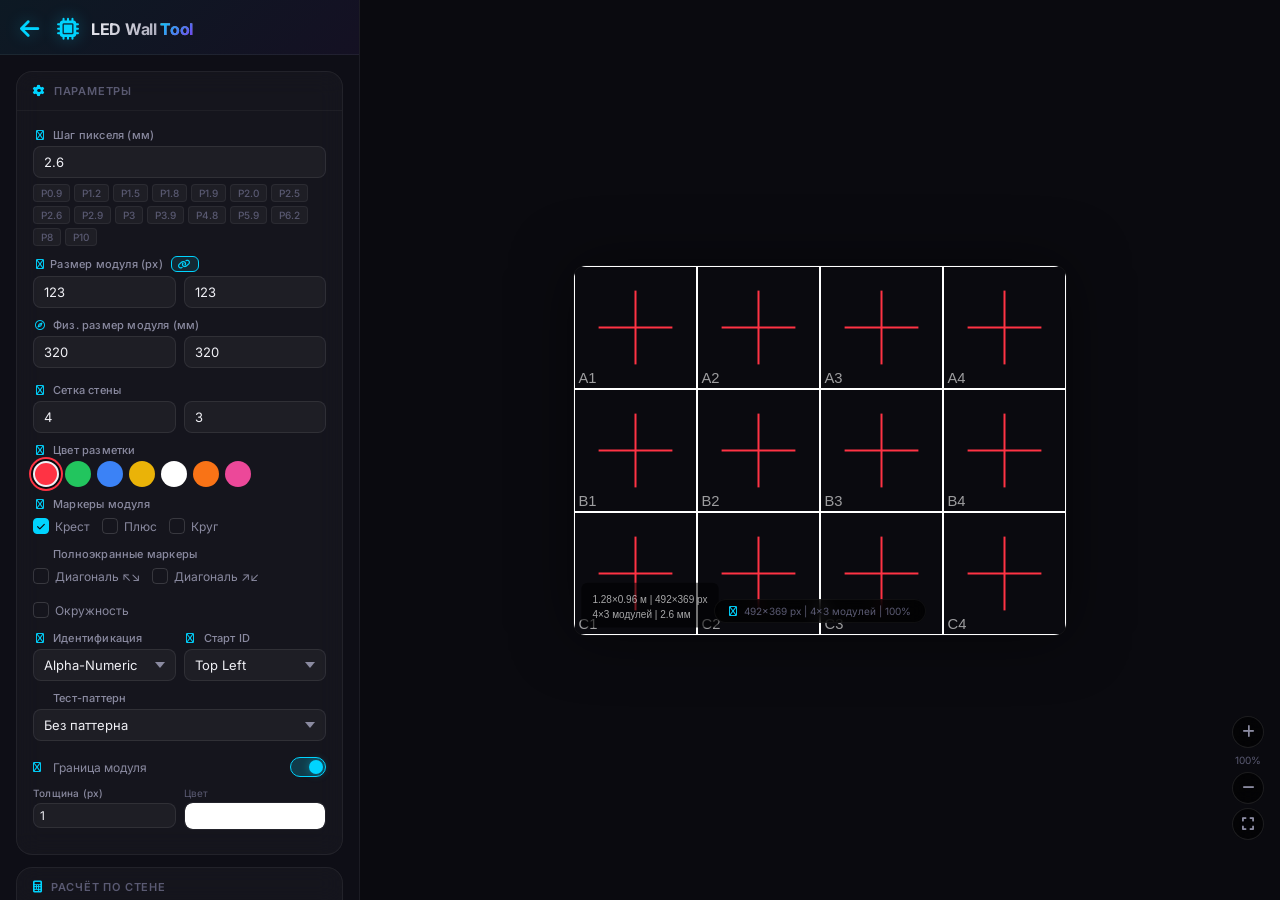
<file: tools/led-wall/index.html>
<!DOCTYPE html>
<html lang="ru">
<head>
<meta charset="UTF-8">
<meta name="viewport" content="width=device-width, initial-scale=1.0">
<title>LED Wall Alignment Tool — S.T.A.G.E. PRO ToolKit</title>
<link rel="preconnect" href="https://fonts.googleapis.com">
<link rel="preconnect" href="https://fonts.gstatic.com" crossorigin>
<link href="https://fonts.googleapis.com/css2?family=Inter:wght@300;400;500;600;700;800&display=swap" rel="stylesheet">
<link rel="stylesheet" href="https://cdnjs.cloudflare.com/ajax/libs/font-awesome/6.5.1/css/all.min.css" crossorigin="anonymous">
<style>
*,*::before,*::after{margin:0;padding:0;box-sizing:border-box}
:root{--bg-primary:#0a0a0f;--bg-secondary:#0e0e16;--bg-card:rgba(255,255,255,0.03);--border-glass:rgba(255,255,255,0.06);--border-glass-hover:rgba(255,255,255,0.12);--text-primary:#f0f0f5;--text-secondary:#8a8aa0;--text-muted:#5a5a72;--accent-cyan:#00d4ff;--accent-purple:#7c3aed;--accent-orange:#f59e0b;--accent-green:#10b981;--accent-red:#ef4444;--accent-pink:#ec4899;--shadow-card:0 8px 32px rgba(0,0,0,0.4);--shadow-glow:0 0 20px rgba(0,212,255,0.15);--radius-sm:8px;--radius-md:12px;--radius-lg:16px;--radius-xl:24px;--transition:.2s ease;--font:'Inter',-apple-system,BlinkMacSystemFont,'SF Pro Display','Segoe UI',sans-serif;--sidebar-w:360px}
html,body{height:100%;overflow:hidden}
body{opacity:0;transition:opacity .5s ease}
body.loaded{opacity:1}
body{font-family:var(--font);background:var(--bg-primary);color:var(--text-primary);-webkit-font-smoothing:antialiased;-moz-osx-font-smoothing:grayscale}
::-webkit-scrollbar{width:6px;height:6px}
::-webkit-scrollbar-track{background:transparent}
::-webkit-scrollbar-thumb{background:rgba(255,255,255,0.1);border-radius:3px}
::-webkit-scrollbar-thumb:hover{background:rgba(255,255,255,0.2)}
#app{display:flex;height:100vh;width:100vw}
#sidebar{width:var(--sidebar-w);min-width:var(--sidebar-w);height:100vh;overflow-y:auto;overflow-x:hidden;background:var(--bg-secondary);border-right:1px solid var(--border-glass);padding:0;display:flex;flex-direction:column;position:relative;z-index:10}
#sidebar::-webkit-scrollbar{width:4px}
.sidebar-header{padding:18px 20px 14px;display:flex;align-items:center;gap:12px;border-bottom:1px solid var(--border-glass);flex-shrink:0;background:linear-gradient(135deg,rgba(0,212,255,0.06),rgba(124,58,237,0.06))}
.sidebar-header i{font-size:22px;color:var(--accent-cyan);filter:drop-shadow(0 0 8px rgba(0,212,255,0.3))}
.sidebar-header h1{font-size:16px;font-weight:700;letter-spacing:-.3px;background:linear-gradient(135deg,#f0f0f5,#8a8aa0);-webkit-background-clip:text;-webkit-text-fill-color:transparent}
.sidebar-header h1 span{background:linear-gradient(135deg,var(--accent-cyan),var(--accent-purple));-webkit-background-clip:text;-webkit-text-fill-color:transparent}
.sidebar-scroll{padding:16px 16px 24px;flex:1;overflow-y:auto;display:flex;flex-direction:column;gap:12px}
.sidebar-scroll::-webkit-scrollbar{width:4px}
.card{background:var(--bg-card);backdrop-filter:blur(12px);-webkit-backdrop-filter:blur(12px);border:1px solid var(--border-glass);border-radius:var(--radius-lg);transition:transform var(--transition),box-shadow var(--transition),border-color var(--transition)}
.card:hover{transform:translateY(-1px);box-shadow:var(--shadow-card),var(--shadow-glow);border-color:var(--border-glass-hover)}
.card-header{display:flex;align-items:center;gap:8px;padding:12px 16px;font-size:11px;font-weight:600;text-transform:uppercase;letter-spacing:.8px;color:var(--text-muted);border-bottom:1px solid rgba(255,255,255,0.04);cursor:default}
.card-header i{font-size:12px;color:var(--accent-cyan)}
.card-body{padding:12px 16px 16px}
.form-group{margin-bottom:10px}
.form-group:last-child{margin-bottom:0}
.form-label{display:flex;align-items:center;gap:6px;font-size:11px;font-weight:500;color:var(--text-secondary);margin-bottom:4px;letter-spacing:.2px}
.form-label i{font-size:10px;color:var(--accent-cyan);width:14px;text-align:center}
.row-2{display:grid;grid-template-columns:1fr 1fr;gap:8px}
input[type="number"],input[type="text"],select{width:100%;padding:7px 10px;background:rgba(255,255,255,0.04);border:1px solid rgba(255,255,255,0.08);border-radius:var(--radius-sm);color:var(--text-primary);font-family:var(--font);font-size:13px;transition:border-color var(--transition),box-shadow var(--transition);outline:none;-moz-appearance:textfield}
input[type="number"]::-webkit-inner-spin-button{-webkit-appearance:none;margin:0}
input[type="number"]:focus,select:focus{border-color:var(--accent-cyan);box-shadow:0 0 0 3px rgba(0,212,255,0.1)}
input[type="range"]{-webkit-appearance:none;appearance:none;height:4px;border-radius:2px;background:rgba(255,255,255,0.1);outline:none;padding:0;border:none;cursor:pointer}
input[type="range"]::-webkit-slider-thumb{-webkit-appearance:none;width:14px;height:14px;border-radius:50%;background:var(--accent-cyan);border:2px solid var(--bg-secondary);cursor:pointer;box-shadow:0 0 6px rgba(0,212,255,0.3)}
input[type="range"]::-moz-range-thumb{width:14px;height:14px;border-radius:50%;background:var(--accent-cyan);border:2px solid var(--bg-secondary);cursor:pointer}
select{cursor:pointer;appearance:none;-webkit-appearance:none;background-image:url("data:image/svg+xml,%3Csvg xmlns='http://www.w3.org/2000/svg' width='10' height='6' fill='%238a8aa0'%3E%3Cpath d='M0 0l5 6 5-6z'/%3E%3C/svg%3E");background-repeat:no-repeat;background-position:right 10px center;padding-right:28px}
select option{background:#14141f;color:var(--text-primary)}
input::placeholder{color:var(--text-muted);font-size:12px}
.checkbox-group{display:flex;gap:12px;flex-wrap:wrap}
.checkbox-label{display:flex;align-items:center;gap:6px;font-size:12px;color:var(--text-secondary);cursor:pointer;user-select:none;padding:3px 0}
.checkbox-label input[type="checkbox"]{display:none}
.checkbox-custom{width:16px;height:16px;border:1.5px solid rgba(255,255,255,0.15);border-radius:4px;display:flex;align-items:center;justify-content:center;transition:all var(--transition);flex-shrink:0;font-size:8px;color:transparent}
.checkbox-label input:checked+.checkbox-custom{background:var(--accent-cyan);border-color:var(--accent-cyan);color:#0a0a0f}
.checkbox-label:hover .checkbox-custom{border-color:rgba(255,255,255,0.3)}
.checkbox-label input:checked+.checkbox-custom::after{content:'\f00c';font-family:'Font Awesome 6 Free';font-weight:900;font-size:9px}
.toggle-wrap{display:flex;align-items:center;justify-content:space-between;padding:6px 0}
.toggle-label{font-size:12px;color:var(--text-secondary);display:flex;align-items:center;gap:6px;cursor:pointer}
.toggle-label i{font-size:10px;color:var(--accent-cyan);width:14px}
.toggle{position:relative;width:36px;height:20px;flex-shrink:0;cursor:pointer}
.toggle input{opacity:0;width:0;height:0;position:absolute}
.toggle-slider{position:absolute;inset:0;background:rgba(255,255,255,0.08);border-radius:20px;transition:all var(--transition);border:1px solid rgba(255,255,255,0.06)}
.toggle-slider::before{content:'';position:absolute;width:14px;height:14px;left:2px;bottom:2px;background:var(--text-muted);border-radius:50%;transition:all var(--transition)}
.toggle input:checked+.toggle-slider{background:rgba(0,212,255,0.2);border-color:var(--accent-cyan)}
.toggle input:checked+.toggle-slider::before{transform:translateX(16px);background:var(--accent-cyan);box-shadow:0 0 8px rgba(0,212,255,0.4)}
.color-picker-wrap{display:flex;gap:6px;flex-wrap:wrap}
.color-opt{width:26px;height:26px;border-radius:50%;border:2px solid transparent;cursor:pointer;transition:all var(--transition);position:relative}
.color-opt:hover{transform:scale(1.15)}
.color-opt.active{border-color:var(--text-primary);box-shadow:0 0 0 2px var(--bg-primary),0 0 0 4px currentColor}
.chess-color-label{display:flex;flex-direction:column;gap:3px}
.chess-color-wrap{position:relative;border-radius:var(--radius-sm);overflow:hidden;cursor:pointer;border:1px solid var(--border-glass);height:32px}
.chess-color-wrap input[type="color"]{position:absolute;inset:0;opacity:0;cursor:pointer;width:100%;height:100%;padding:0;border:none}
.chess-color-swatch{display:block;width:100%;height:100%;border-radius:var(--radius-sm);transition:all var(--transition)}
.chess-color-wrap:hover{box-shadow:0 0 0 2px rgba(0,212,255,0.2);border-color:var(--accent-cyan)}
.info-grid{display:grid;grid-template-columns:1fr 1fr;gap:6px}
.info-item{background:rgba(255,255,255,0.03);border-radius:var(--radius-sm);padding:8px 10px;display:flex;align-items:center;gap:8px}
.info-item i{font-size:14px;width:18px;text-align:center}
.info-item .info-text{display:flex;flex-direction:column}
.info-item .info-label{font-size:9px;color:var(--text-muted);text-transform:uppercase;letter-spacing:.5px}
.info-item .info-value{font-size:13px;font-weight:600;color:var(--text-primary)}
.info-item .info-value .unit{font-size:10px;font-weight:400;color:var(--text-muted);margin-left:2px}
.actions{display:flex;flex-direction:column;gap:6px}
.btn{display:inline-flex;align-items:center;justify-content:center;gap:7px;padding:8px 14px;border:none;border-radius:var(--radius-sm);font-family:var(--font);font-size:12px;font-weight:500;cursor:pointer;transition:all var(--transition);position:relative;overflow:hidden;text-decoration:none;user-select:none}
.btn-primary{background:linear-gradient(135deg,var(--accent-cyan),#0090b3);color:#0a0a0f}
.btn-primary:hover{box-shadow:0 0 20px rgba(0,212,255,0.3);transform:translateY(-1px)}
.btn-secondary{background:rgba(255,255,255,0.06);color:var(--text-secondary);border:1px solid var(--border-glass)}
.btn-secondary:hover{background:rgba(255,255,255,0.1);color:var(--text-primary);border-color:var(--border-glass-hover)}
.btn-purple{background:linear-gradient(135deg,var(--accent-purple),#5b21b6);color:#fff}
.btn-purple:hover{box-shadow:0 0 20px rgba(124,58,237,0.3);transform:translateY(-1px)}
.btn-orange{background:linear-gradient(135deg,var(--accent-orange),#d97706);color:#0a0a0f}
.btn-orange:hover{box-shadow:0 0 20px rgba(245,158,11,0.3);transform:translateY(-1px)}
.btn-outline{background:transparent;border:1px solid rgba(255,255,255,0.1);color:var(--text-secondary)}
.btn-outline:hover{background:rgba(255,255,255,0.04);color:var(--text-primary);border-color:var(--border-glass-hover)}
.btn-sm{padding:6px 10px;font-size:11px}
.btn-danger{background:rgba(239,68,68,0.1);border:1px solid rgba(239,68,68,0.2);color:var(--accent-red)}
.btn-danger:hover{background:rgba(239,68,68,0.2);border-color:rgba(239,68,68,0.3)}
.btn-row{display:grid;grid-template-columns:1fr 1fr;gap:6px}
.pitch-presets{display:flex;flex-wrap:wrap;gap:4px;margin-top:6px}
.pitch-chip{padding:2px 7px;font-size:10px;font-weight:500;border-radius:4px;background:rgba(255,255,255,0.04);border:1px solid var(--border-glass);color:var(--text-muted);cursor:pointer;transition:all var(--transition);user-select:none}
.pitch-chip:hover{background:rgba(0,212,255,0.08);border-color:var(--accent-cyan);color:var(--accent-cyan)}
.pitch-chip.active{background:rgba(0,212,255,0.12);border-color:var(--accent-cyan);color:var(--accent-cyan)}
.lock-btn{background:none;border:1px solid var(--border-glass);border-radius:6px;color:var(--text-muted);cursor:pointer;padding:2px 6px;font-size:12px;transition:all var(--transition);line-height:1;display:inline-flex;align-items:center}
.lock-btn:hover{border-color:var(--accent-cyan);color:var(--accent-cyan)}
.lock-btn.locked{background:rgba(0,212,255,0.1);border-color:var(--accent-cyan);color:var(--accent-cyan)}
.ripple{position:absolute;border-radius:50%;background:rgba(255,255,255,0.3);transform:scale(0);animation:rippleAnim .6s ease-out;pointer-events:none}
@keyframes rippleAnim{to{transform:scale(4);opacity:0}}
#main{flex:1;height:100vh;display:flex;flex-direction:column;position:relative;overflow:hidden}
#canvas-container{flex:1;display:flex;align-items:center;justify-content:center;padding:24px;overflow:auto;position:relative;touch-action:none}
#canvas-wrap{position:relative;display:inline-flex;border-radius:var(--radius-md);box-shadow:0 0 60px rgba(0,0,0,0.5),0 0 0 1px rgba(255,255,255,0.05);overflow:hidden;transform-origin:center center;touch-action:none}
#canvas{display:block;background:#0a0a0f;image-rendering:pixelated;touch-action:none}
.canvas-info-overlay{position:absolute;bottom:12px;left:50%;transform:translateX(-50%);background:rgba(0,0,0,0.7);backdrop-filter:blur(8px);-webkit-backdrop-filter:blur(8px);padding:5px 14px;border-radius:20px;font-size:10px;color:var(--text-muted);border:1px solid rgba(255,255,255,0.05);white-space:nowrap;pointer-events:none;z-index:2}
.canvas-info-overlay i{margin-right:4px;color:var(--accent-cyan)}
.zoom-controls{position:absolute;bottom:60px;right:16px;z-index:5;display:flex;flex-direction:column;gap:4px}
.zoom-btn{width:32px;height:32px;border-radius:50%;background:rgba(0,0,0,0.6);border:1px solid rgba(255,255,255,0.1);color:var(--text-secondary);font-size:14px;cursor:pointer;display:flex;align-items:center;justify-content:center;transition:all var(--transition);backdrop-filter:blur(8px);-webkit-backdrop-filter:blur(8px)}
.zoom-btn:hover{background:rgba(0,212,255,0.15);color:var(--accent-cyan);border-color:var(--accent-cyan)}
.zoom-level{font-size:10px;color:var(--text-muted);text-align:center;padding:2px 0}
#toast-container{position:fixed;top:16px;right:16px;z-index:9999;display:flex;flex-direction:column;gap:8px;pointer-events:none}
.toast{pointer-events:auto;padding:10px 16px;border-radius:var(--radius-md);backdrop-filter:blur(16px);-webkit-backdrop-filter:blur(16px);display:flex;align-items:center;gap:10px;font-size:13px;font-weight:500;box-shadow:0 8px 32px rgba(0,0,0,0.5);transform:translateX(120%);opacity:0;transition:all .35s cubic-bezier(.34,1.56,.64,1);max-width:380px;border:1px solid}
.toast.show{transform:translateX(0);opacity:1}
.toast-success{background:rgba(16,185,129,0.15);border-color:rgba(16,185,129,0.3);color:var(--accent-green)}
.toast-error{background:rgba(239,68,68,0.15);border-color:rgba(239,68,68,0.3);color:var(--accent-red)}
.toast-info{background:rgba(0,212,255,0.12);border-color:rgba(0,212,255,0.2);color:var(--accent-cyan)}
.toast i{font-size:16px}
.toast .toast-close{margin-left:auto;cursor:pointer;opacity:0.5;font-size:12px;background:none;border:none;color:inherit;padding:0 4px}
.toast .toast-close:hover{opacity:1}
#modal-overlay{display:none;position:fixed;inset:0;z-index:9998;background:rgba(0,0,0,0.6);backdrop-filter:blur(4px);-webkit-backdrop-filter:blur(4px);align-items:center;justify-content:center;animation:fadeIn .2s ease}
#modal-overlay.open{display:flex}
#modal{background:linear-gradient(145deg,#14141f,#1a1a2e);border:1px solid var(--border-glass);border-radius:var(--radius-xl);padding:24px;max-width:480px;width:90%;box-shadow:0 24px 80px rgba(0,0,0,0.6);animation:modalIn .25s ease;max-height:80vh;overflow-y:auto}
#modal h3{font-size:16px;margin-bottom:8px;display:flex;align-items:center;gap:8px}
#modal p{font-size:13px;color:var(--text-secondary);margin-bottom:16px;line-height:1.5}
#modal .btn-row{display:flex;gap:8px;justify-content:flex-end}
#modal .btn-row .btn{min-width:80px}
#modal .bom-table{width:100%;border-collapse:collapse;font-size:12px;margin:12px 0}
#modal .bom-table th{text-align:left;padding:6px 8px;font-size:10px;color:var(--text-muted);text-transform:uppercase;letter-spacing:.5px;border-bottom:1px solid var(--border-glass)}
#modal .bom-table td{padding:6px 8px;border-bottom:1px solid rgba(255,255,255,0.04);color:var(--text-secondary)}
#modal .bom-table td:last-child{text-align:right;font-weight:600;color:var(--text-primary)}
#modal .bom-table .bom-total td{font-weight:700;color:var(--accent-cyan);border-top:1px solid var(--accent-cyan);border-bottom:none}
.tooltip-wrap{position:relative;display:inline-flex}
.tooltip-wrap .tooltip-text{position:absolute;bottom:calc(100% + 6px);left:50%;transform:translateX(-50%) scale(0.95);background:rgba(20,20,31,0.95);backdrop-filter:blur(8px);-webkit-backdrop-filter:blur(8px);color:var(--text-primary);font-size:10px;padding:4px 10px;border-radius:6px;border:1px solid rgba(255,255,255,0.08);white-space:nowrap;pointer-events:none;opacity:0;transition:all .15s ease;box-shadow:0 4px 12px rgba(0,0,0,0.4)}
.tooltip-wrap:hover .tooltip-text{opacity:1;transform:translateX(-50%) scale(1)}
@keyframes fadeIn{from{opacity:0}to{opacity:1}}
@keyframes modalIn{from{opacity:0;transform:scale(0.95) translateY(10px)}to{opacity:1;transform:scale(1) translateY(0)}}
.pro-hint{font-size:10px;color:var(--text-muted);text-align:center;padding:8px 0;border-top:1px solid var(--border-glass);margin-top:8px}
.pro-hint i{margin-right:4px;color:var(--accent-cyan)}
@media(max-width:900px){#sidebar{width:300px;min-width:300px}#canvas-container{padding:12px}}
@media(max-width:700px){#app{flex-direction:column}#sidebar{width:100%;min-width:0;height:auto;max-height:50vh;border-right:none;border-bottom:1px solid var(--border-glass)}.sidebar-header{padding:12px 16px}.sidebar-header h1{font-size:14px}.sidebar-scroll{padding:12px;gap:10px}#main{height:50vh}#canvas-container{padding:10px}.info-grid{grid-template-columns:1fr 1fr}.btn{min-height:44px}input[type="number"],input[type="text"],select{min-height:44px}.card-header{cursor:pointer;user-select:none}.card-header::after{content:'\f078';font-family:'Font Awesome 6 Free';font-weight:900;font-size:9px;color:var(--text3);margin-left:auto;transition:transform .2s}.card-header.collapsed::after{transform:rotate(-90deg)}.card-header.collapsed+.card-body{display:none}}
@media(max-width:480px){#sidebar{max-height:45vh}.sidebar-scroll{padding:8px;gap:8px}.row-2,.row-3{grid-template-columns:1fr}.info-grid{grid-template-columns:1fr}#canvas-container{padding:6px}#main{height:55vh}.card-body{padding:10px 12px}#toast-container{top:auto;bottom:12px;right:12px;left:12px}.toast{max-width:100%}}
</style>
</head>
<body>
<div id="app">
  <aside id="sidebar">
    <div class="sidebar-header">
      <a href="../../index.html" style="display:inline-flex;align-items:center;gap:6px;color:var(--text-muted);text-decoration:none;font-size:11px;margin-right:6px;transition:color .2s" onmouseover="this.style.color='var(--accent-cyan)'" onmouseout="this.style.color=''"><i class="fa-solid fa-arrow-left"></i></a>
      <i class="fa-solid fa-microchip"></i>
      <h1>LED Wall <span>Tool</span></h1>
    </div>
    <div class="sidebar-scroll">

      <!-- Parameters -->
      <div class="card">
        <div class="card-header"><i class="fa-solid fa-gear"></i> Параметры</div>
        <div class="card-body">
          <div class="form-group">
            <label class="form-label tooltip-wrap"><i class="fa-regular fa-ruler"></i> Шаг пикселя (мм)<span class="tooltip-text">Расстояние между центрами соседних пикселей</span></label>
            <input type="number" id="pixelPitch" value="2.60" step="0.01" min="0.01" max="100" placeholder="2.60">
            <div class="pitch-presets" id="pitchPresets">
              <span class="pitch-chip" data-pitch="0.95" data-mod="600,337.5" data-modpx="640,360">P0.9</span>
              <span class="pitch-chip" data-pitch="1.25" data-mod="600,337.5" data-modpx="480,270">P1.2</span>
              <span class="pitch-chip" data-pitch="1.56" data-mod="320,160" data-modpx="205,103">P1.5</span>
              <span class="pitch-chip" data-pitch="1.86" data-mod="320,160" data-modpx="172,86">P1.8</span>
              <span class="pitch-chip" data-pitch="1.90" data-mod="320,160" data-modpx="168,84">P1.9</span>
              <span class="pitch-chip" data-pitch="2.00" data-mod="320,160" data-modpx="160,80">P2.0</span>
              <span class="pitch-chip" data-pitch="2.50" data-mod="320,160" data-modpx="128,64">P2.5</span>
              <span class="pitch-chip" data-pitch="2.60" data-mod="320,160" data-modpx="123,62">P2.6</span>
              <span class="pitch-chip" data-pitch="2.97" data-mod="250,250" data-modpx="84,84">P2.9</span>
              <span class="pitch-chip" data-pitch="3.00" data-mod="192,192" data-modpx="64,64">P3</span>
              <span class="pitch-chip" data-pitch="3.91" data-mod="250,250" data-modpx="64,64">P3.9</span>
              <span class="pitch-chip" data-pitch="4.80" data-mod="500,500" data-modpx="104,104">P4.8</span>
              <span class="pitch-chip" data-pitch="5.91" data-mod="500,500" data-modpx="84,84">P5.9</span>
              <span class="pitch-chip" data-pitch="6.25" data-mod="500,500" data-modpx="80,80">P6.2</span>
              <span class="pitch-chip" data-pitch="7.80" data-mod="500,1000" data-modpx="64,128">P8</span>
              <span class="pitch-chip" data-pitch="10.0" data-mod="500,500" data-modpx="50,50">P10</span>
            </div>
          </div>
          <div class="form-group">
            <label class="form-label" style="display:flex;align-items:center;gap:8px">
              <span><i class="fa-regular fa-maximize"></i> Размер модуля (px)</span>
              <button id="lockBtn" class="lock-btn" title="Авторасчёт px из физ. размера"><i class="fa-solid fa-link"></i></button>
            </label>
            <div class="row-2">
              <input type="number" id="moduleW" value="128" min="16" max="512" placeholder="Ширина">
              <input type="number" id="moduleH" value="128" min="16" max="512" placeholder="Высота">
            </div>
          </div>
          <div class="form-group">
            <label class="form-label"><i class="fa-regular fa-compass"></i> Физ. размер модуля (мм)</label>
            <div class="row-2">
              <input type="number" id="moduleWmm" value="320" min="1" max="5000" placeholder="Ширина">
              <input type="number" id="moduleHmm" value="320" min="1" max="5000" placeholder="Высота">
            </div>
          </div>
          <div class="form-group">
            <label class="form-label tooltip-wrap"><i class="fa-regular fa-table-cells-large"></i> Сетка стены<span class="tooltip-text">Количество модулей по горизонтали и вертикали</span></label>
            <div class="row-2">
              <input type="number" id="gridCols" value="4" min="1" max="500" placeholder="Колонок">
              <input type="number" id="gridRows" value="3" min="1" max="500" placeholder="Строк">
            </div>
          </div>
          <div class="form-group">
            <label class="form-label"><i class="fa-regular fa-palette"></i> Цвет разметки</label>
            <div class="color-picker-wrap" id="colorPicker">
              <div class="color-opt active" data-color="#ff3344" style="color:#ff3344;background:#ff3344" title="Красный"></div>
              <div class="color-opt" data-color="#22c55e" style="color:#22c55e;background:#22c55e" title="Зелёный"></div>
              <div class="color-opt" data-color="#3b82f6" style="color:#3b82f6;background:#3b82f6" title="Синий"></div>
              <div class="color-opt" data-color="#eab308" style="color:#eab308;background:#eab308" title="Жёлтый"></div>
              <div class="color-opt" data-color="#ffffff" style="color:#ffffff;background:#ffffff" title="Белый"></div>
              <div class="color-opt" data-color="#f97316" style="color:#f97316;background:#f97316" title="Оранжевый"></div>
              <div class="color-opt" data-color="#ec4899" style="color:#ec4899;background:#ec4899" title="Розовый"></div>
            </div>
          </div>
          <div class="form-group">
            <label class="form-label"><i class="fa-regular fa-shapes"></i> Маркеры модуля</label>
            <div class="checkbox-group">
              <label class="checkbox-label"><input type="checkbox" id="markerCross" checked><span class="checkbox-custom"></span> Крест</label>
              <label class="checkbox-label"><input type="checkbox" id="markerPlus"><span class="checkbox-custom"></span> Плюс</label>
              <label class="checkbox-label"><input type="checkbox" id="markerCircle"><span class="checkbox-custom"></span> Круг</label>
            </div>
          </div>
          <div class="form-group">
            <label class="form-label"><i class="fa-regular fa-arrows-cross"></i> Полноэкранные маркеры</label>
            <div class="checkbox-group">
              <label class="checkbox-label"><input type="checkbox" id="markerDiagTLBR"><span class="checkbox-custom"></span> Диагональ ↖↘</label>
              <label class="checkbox-label"><input type="checkbox" id="markerDiagTRBL"><span class="checkbox-custom"></span> Диагональ ↗↙</label>
              <label class="checkbox-label"><input type="checkbox" id="markerFullCircle"><span class="checkbox-custom"></span> Окружность</label>
            </div>
          </div>
          <div class="row-2">
            <div class="form-group">
              <label class="form-label"><i class="fa-regular fa-tag"></i> Идентификация</label>
              <select id="identification">
                <option value="alpha-numeric">Alpha-Numeric</option>
                <option value="numeric">Numeric</option>
                <option value="none">Без текста</option>
              </select>
            </div>
            <div class="form-group">
              <label class="form-label"><i class="fa-regular fa-arrow-pointer"></i> Старт ID</label>
              <select id="startId">
                <option value="top-left">Top Left</option>
                <option value="top-right">Top Right</option>
                <option value="bottom-left">Bottom Left</option>
                <option value="bottom-right">Bottom Right</option>
              </select>
            </div>
          </div>
          <div class="form-group">
            <label class="form-label"><i class="fa-regular fa-grid"></i> Тест-паттерн</label>
            <select id="testPattern">
              <option value="none">Без паттерна</option>
              <option value="checkerboard">Шахматная доска</option>
              <option value="gray-stripe">Серая полоса</option>
              <option value="rgb-stripe">Цветная полоса RGB</option>
            </select>
          </div>
          <div id="chessColors" class="form-group" style="display:none">
            <label class="form-label"><i class="fa-regular fa-swatchbook"></i> Цвета шахматки</label>
            <div class="row-2">
              <label class="chess-color-label"><span style="font-size:10px;color:var(--text-muted)">Цвет 1</span><div class="chess-color-wrap"><input type="color" id="chessColor1" value="#ffffff"><span class="chess-color-swatch" id="chessSwatch1" style="background:#ffffff"></span></div></label>
              <label class="chess-color-label"><span style="font-size:10px;color:var(--text-muted)">Цвет 2</span><div class="chess-color-wrap"><input type="color" id="chessColor2" value="#555555"><span class="chess-color-swatch" id="chessSwatch2" style="background:#555555"></span></div></label>
            </div>
          </div>
          <div class="toggle-wrap">
            <label class="toggle-label"><i class="fa-regular fa-border-all"></i> Граница модуля</label>
            <label class="toggle"><input type="checkbox" id="moduleBorder" checked><span class="toggle-slider"></span></label>
          </div>
          <div class="row-2" style="margin-top:4px">
            <div class="form-group">
              <label class="form-label" style="font-size:10px">Толщина (px)</label>
              <input type="number" id="borderWidth" value="1" min="0" max="20" step="1" style="padding:4px 6px;font-size:12px">
            </div>
            <label class="chess-color-label">
              <span style="font-size:10px;color:var(--text-muted)">Цвет</span>
              <div class="chess-color-wrap" style="height:28px">
                <input type="color" id="borderColor" value="#ffffff">
                <span class="chess-color-swatch" id="borderSwatch" style="background:#ffffff"></span>
              </div>
            </label>
          </div>
        </div>
      </div>

      <!-- Wall Calculator -->
      <div class="card">
        <div class="card-header"><i class="fa-solid fa-calculator"></i> Расчёт по стене</div>
        <div class="card-body">
          <div class="form-group">
            <label class="form-label"><i class="fa-regular fa-arrows-maximize"></i> Желаемый размер стены (м)</label>
            <div class="row-2">
              <input type="number" id="wallW" value="5.0" min="0.1" max="500" step="0.01" placeholder="Ширина">
              <input type="number" id="wallH" value="3.0" min="0.1" max="500" step="0.01" placeholder="Высота">
            </div>
          </div>
          <button class="btn btn-primary btn-sm" id="btnCalcWall" style="width:100%"><i class="fa-regular fa-arrow-right-to-bracket"></i> Рассчитать</button>
          <div id="wallCalcResult" style="font-size:11px;color:var(--text-muted);margin-top:8px;border-top:1px solid var(--border-glass);padding-top:8px;display:none"></div>
        </div>
      </div>

      <!-- Screen Name -->
      <div class="card">
        <div class="card-header"><i class="fa-regular fa-heading"></i> Название</div>
        <div class="card-body">
          <div class="form-group">
            <input type="text" id="screenName" value="" placeholder="Например: Главный фасад" style="width:100%">
          </div>
          <div class="row-2">
            <label class="chess-color-label"><span style="font-size:10px;color:var(--text-muted)">Цвет текста</span><div class="chess-color-wrap"><input type="color" id="screenNameColor" value="#ffffff"><span class="chess-color-swatch" id="screenNameSwatch" style="background:#ffffff"></span></div></label>
            <label class="chess-color-label"><span style="font-size:10px;color:var(--text-muted)">Цвет фона</span><div class="chess-color-wrap"><input type="color" id="screenNameBg" value="#000000"><span class="chess-color-swatch" id="screenNameBgSwatch" style="background:#000000"></span></div></label>
          </div>
          <div class="form-group" style="margin-top:6px">
            <label class="form-label"><i class="fa-regular fa-droplet"></i> Прозрачность фона</label>
            <input type="range" id="screenNameOpacity" min="0" max="100" value="50" style="width:100%">
          </div>
          <div class="toggle-wrap" style="margin-top:6px">
            <label class="toggle-label"><i class="fa-regular fa-circle-info"></i> Info-лейбл</label>
            <label class="toggle"><input type="checkbox" id="showInfoLabel" checked><span class="toggle-slider"></span></label>
          </div>
        </div>
      </div>

      <!-- Info Panel -->
      <div class="card">
        <div class="card-header"><i class="fa-regular fa-chart-simple"></i> Информация</div>
        <div class="card-body">
          <div class="info-grid">
            <div class="info-item"><i class="fa-regular fa-grip" style="color:var(--accent-cyan)"></i><div class="info-text"><span class="info-label">Плотность</span><span class="info-value" id="infoDensity">—</span></div></div>
            <div class="info-item"><i class="fa-regular fa-eye" style="color:var(--accent-purple)"></i><div class="info-text"><span class="info-label">Дистанция</span><span class="info-value" id="infoDistance">—</span></div></div>
            <div class="info-item"><i class="fa-regular fa-ruler-combined" style="color:var(--accent-orange)"></i><div class="info-text"><span class="info-label">Физ. размер</span><span class="info-value" id="infoPhysical">—</span></div></div>
            <div class="info-item"><i class="fa-regular fa-display" style="color:var(--accent-green)"></i><div class="info-text"><span class="info-label">Разрешение</span><span class="info-value" id="infoResolution">—</span></div></div>
          </div>
        </div>
      </div>

      <!-- Actions -->
      <div class="card">
        <div class="card-body actions">
          <button class="btn btn-primary" id="btnRefresh"><i class="fa-regular fa-rotate"></i> Обновить</button>
          <div class="btn-row">
            <button class="btn btn-secondary btn-sm" id="btnDownload"><i class="fa-regular fa-download"></i> PNG</button>
            <button class="btn btn-secondary btn-sm" id="btnExportSVG"><i class="fa-regular fa-file-lines"></i> SVG</button>
          </div>
          <div class="btn-row">
            <button class="btn btn-secondary btn-sm" id="btnExportPDF"><i class="fa-regular fa-file-pdf"></i> PDF</button>
            <button class="btn btn-danger btn-sm" id="btnReset"><i class="fa-regular fa-trash-can"></i> Сброс</button>
          </div>
        </div>
      </div>

    </div>
  </aside>

  <main id="main">
    <div id="canvas-container">
      <div id="canvas-wrap">
        <canvas id="canvas"></canvas>
        <div class="canvas-info-overlay"><i class="fa-regular fa-up-down-left-right"></i> <span id="canvasSizeInfo">—</span></div>
      </div>
      <div class="zoom-controls">
        <button class="zoom-btn" id="zoomIn" title="+"><i class="fa-solid fa-plus"></i></button>
        <div class="zoom-level" id="zoomLevel">100%</div>
        <button class="zoom-btn" id="zoomOut" title="-"><i class="fa-solid fa-minus"></i></button>
        <button class="zoom-btn" id="zoomReset" title="Сброс"><i class="fa-solid fa-expand"></i></button>
      </div>
    </div>
  </main>
</div>

<div id="toast-container"></div>

<div id="modal-overlay">
  <div id="modal">
    <h3><i class="fa-regular fa-triangle-exclamation"></i> Сбросить всё?</h3>
    <p>Все настройки будут сброшены.</p>
    <div class="btn-row">
      <button class="btn btn-secondary" id="modalCancel">Отмена</button>
      <button class="btn btn-danger" id="modalConfirm"><i class="fa-regular fa-trash-can"></i> Сбросить</button>
    </div>
  </div>
</div>

<script>
(function(){
'use strict';

const DEFAULTS={
  pixelPitch:2.6, moduleW:128, moduleH:128, moduleWmm:320, moduleHmm:320,
  gridCols:4, gridRows:3, markerColor:'#ff3344',
  markers:{cross:true, plus:false, circle:false, diagTLBR:false, diagTRBL:false, fullCircle:false},
  identification:'alpha-numeric', startId:'top-left',
  testPattern:'none', moduleBorder:true, borderWidth:1, borderColor:'#ffffff',
  chessColor1:'#ffffff', chessColor2:'#555555',
  sizeLock:true,
  screenName:'', showInfoLabel:true,
  screenNameColor:'#ffffff', screenNameBg:'#000000', screenNameOpacity:50,
  zoom:1, panX:0, panY:0
};

var state={};

function deepClone(o){return JSON.parse(JSON.stringify(o))}

function loadState(){
  try{
    var raw=localStorage.getItem('ledwall_state');
    if(raw){state=Object.assign(deepClone(DEFAULTS),JSON.parse(raw));return;}
  }catch(e){}
  state=deepClone(DEFAULTS);
}

function saveState(){
  try{localStorage.setItem('ledwall_state',JSON.stringify(state));}catch(e){}
}

loadState();

var $=function(s){return document.querySelector(s)};
var dom={};
function cacheDOM(){
  dom.pixelPitch=$('#pixelPitch');dom.moduleW=$('#moduleW');dom.moduleH=$('#moduleH');
  dom.moduleWmm=$('#moduleWmm');dom.moduleHmm=$('#moduleHmm');
  dom.lockBtn=$('#lockBtn');
  dom.wallW=$('#wallW');dom.wallH=$('#wallH');
  dom.btnCalcWall=$('#btnCalcWall');dom.wallCalcResult=$('#wallCalcResult');
  dom.gridCols=$('#gridCols');dom.gridRows=$('#gridRows');
  dom.colorPicker=$('#colorPicker');
  dom.markerCross=$('#markerCross');dom.markerPlus=$('#markerPlus');dom.markerCircle=$('#markerCircle');
  dom.markerDiagTLBR=$('#markerDiagTLBR');dom.markerDiagTRBL=$('#markerDiagTRBL');dom.markerFullCircle=$('#markerFullCircle');
  dom.identification=$('#identification');dom.startId=$('#startId');
  dom.testPattern=$('#testPattern');
  dom.chessColors=$('#chessColors');dom.chessColor1=$('#chessColor1');dom.chessColor2=$('#chessColor2');
  dom.chessSwatch1=$('#chessSwatch1');dom.chessSwatch2=$('#chessSwatch2');
  dom.moduleBorder=$('#moduleBorder');dom.borderWidth=$('#borderWidth');dom.borderColor=$('#borderColor');dom.borderSwatch=$('#borderSwatch');
  dom.canvas=$('#canvas');dom.canvasSizeInfo=$('#canvasSizeInfo');dom.canvasWrap=$('#canvas-wrap');
  dom.infoDensity=$('#infoDensity');dom.infoDistance=$('#infoDistance');
  dom.infoPhysical=$('#infoPhysical');dom.infoResolution=$('#infoResolution');
  dom.btnRefresh=$('#btnRefresh');dom.btnDownload=$('#btnDownload');
  dom.btnExportSVG=$('#btnExportSVG');dom.btnExportPDF=$('#btnExportPDF');dom.btnReset=$('#btnReset');
  dom.modalOverlay=$('#modal-overlay');dom.modalCancel=$('#modalCancel');dom.modalConfirm=$('#modalConfirm');
  dom.toastContainer=$('#toast-container');
  dom.screenName=$('#screenName');dom.screenNameColor=$('#screenNameColor');dom.screenNameBg=$('#screenNameBg');
  dom.screenNameSwatch=$('#screenNameSwatch');dom.screenNameBgSwatch=$('#screenNameBgSwatch');
  dom.screenNameOpacity=$('#screenNameOpacity');dom.showInfoLabel=$('#showInfoLabel');
  dom.zoomIn=$('#zoomIn');dom.zoomOut=$('#zoomOut');dom.zoomReset=$('#zoomReset');dom.zoomLevel=$('#zoomLevel');
}
cacheDOM();

function toast(m,t,d){t=t||'success';d=d||3500;var icons={success:'fa-regular fa-circle-check',error:'fa-regular fa-circle-xmark',info:'fa-regular fa-circle-info'};var el=document.createElement('div');el.className='toast toast-'+t;el.innerHTML='<i class="'+(icons[t]||icons.info)+'"></i><span>'+m+'</span><button class="toast-close">&times;</button>';dom.toastContainer.appendChild(el);requestAnimationFrame(function(){requestAnimationFrame(function(){el.classList.add('show')})});var close=function(){el.classList.remove('show');setTimeout(function(){el.remove()},400)};el.querySelector('.toast-close').addEventListener('click',close);setTimeout(close,d);}

document.querySelectorAll('.btn').forEach(function(b){b.addEventListener('click',function(e){var r=b.getBoundingClientRect();var s=Math.max(r.width,r.height);var x=e.clientX-r.left-s/2;var y=e.clientY-r.top-s/2;var sp=document.createElement('span');sp.className='ripple';sp.style.width=sp.style.height=s+'px';sp.style.left=x+'px';sp.style.top=y+'px';b.style.overflow='hidden';b.appendChild(sp);sp.addEventListener('animationend',function(){sp.remove()})})});

function syncInputs(){
  dom.pixelPitch.value=state.pixelPitch;dom.moduleW.value=state.moduleW;dom.moduleH.value=state.moduleH;
  dom.moduleWmm.value=state.moduleWmm;dom.moduleHmm.value=state.moduleHmm;
  dom.gridCols.value=state.gridCols;dom.gridRows.value=state.gridRows;
  dom.markerCross.checked=state.markers.cross;dom.markerPlus.checked=state.markers.plus;dom.markerCircle.checked=state.markers.circle;
  dom.markerDiagTLBR.checked=state.markers.diagTLBR;dom.markerDiagTRBL.checked=state.markers.diagTRBL;dom.markerFullCircle.checked=state.markers.fullCircle;
  dom.identification.value=state.identification;dom.startId.value=state.startId;
  dom.testPattern.value=state.testPattern;
  dom.chessColor1.value=state.chessColor1;dom.chessColor2.value=state.chessColor2;
  dom.chessSwatch1.style.background=state.chessColor1;dom.chessSwatch2.style.background=state.chessColor2;
  dom.chessColors.style.display=state.testPattern==='checkerboard'?'':'none';
  dom.moduleBorder.checked=state.moduleBorder;
  dom.borderWidth.value=state.borderWidth;dom.borderColor.value=state.borderColor;dom.borderSwatch.style.background=state.borderColor;
  dom.colorPicker.querySelectorAll('.color-opt').forEach(function(el){el.classList.toggle('active',el.dataset.color===state.markerColor)});
  dom.screenName.value=state.screenName;dom.screenNameColor.value=state.screenNameColor;dom.screenNameBg.value=state.screenNameBg;
  dom.screenNameSwatch.style.background=state.screenNameColor;dom.screenNameBgSwatch.style.background=state.screenNameBg;
  dom.screenNameOpacity.value=state.screenNameOpacity;dom.showInfoLabel.checked=state.showInfoLabel;
  dom.lockBtn.classList.toggle('locked',state.sizeLock);
  dom.lockBtn.innerHTML=state.sizeLock?'<i class="fa-solid fa-link"></i>':'<i class="fa-solid fa-link-slash"></i>';
  dom.moduleW.disabled=state.sizeLock;dom.moduleH.disabled=state.sizeLock;
}

function recalcModulePx(){
  if(state.sizeLock&&state.pixelPitch>0){
    state.moduleW=Math.max(16,Math.min(512,Math.round(state.moduleWmm/state.pixelPitch)));
    state.moduleH=Math.max(16,Math.min(512,Math.round(state.moduleHmm/state.pixelPitch)));
    dom.moduleW.value=state.moduleW;dom.moduleH.value=state.moduleH;
  }
}

function readInputs(){
  state.sizeLock=dom.lockBtn.classList.contains('locked');
  state.pixelPitch=parseFloat(dom.pixelPitch.value)||DEFAULTS.pixelPitch;
  state.moduleWmm=parseInt(dom.moduleWmm.value,10)||DEFAULTS.moduleWmm;
  state.moduleHmm=parseInt(dom.moduleHmm.value,10)||DEFAULTS.moduleHmm;
  if(state.sizeLock){recalcModulePx()}else{state.moduleW=parseInt(dom.moduleW.value,10)||DEFAULTS.moduleW;state.moduleH=parseInt(dom.moduleH.value,10)||DEFAULTS.moduleH}
  state.gridCols=parseInt(dom.gridCols.value,10)||DEFAULTS.gridCols;
  state.gridRows=parseInt(dom.gridRows.value,10)||DEFAULTS.gridRows;
  state.markers.cross=dom.markerCross.checked;state.markers.plus=dom.markerPlus.checked;state.markers.circle=dom.markerCircle.checked;
  state.markers.diagTLBR=dom.markerDiagTLBR.checked;state.markers.diagTRBL=dom.markerDiagTRBL.checked;state.markers.fullCircle=dom.markerFullCircle.checked;
  state.identification=dom.identification.value;state.startId=dom.startId.value;state.testPattern=dom.testPattern.value;
  state.chessColor1=dom.chessColor1.value;state.chessColor2=dom.chessColor2.value;
  dom.chessSwatch1.style.background=state.chessColor1;dom.chessSwatch2.style.background=state.chessColor2;
  dom.chessColors.style.display=state.testPattern==='checkerboard'?'':'none';
  state.moduleBorder=dom.moduleBorder.checked;
  state.borderWidth=parseInt(dom.borderWidth.value,10)||1;state.borderColor=dom.borderColor.value;
  dom.borderSwatch.style.background=state.borderColor;
  state.screenName=dom.screenName.value.trim();state.screenNameColor=dom.screenNameColor.value;state.screenNameBg=dom.screenNameBg.value;
  dom.screenNameBgSwatch.style.background=state.screenNameBg;dom.screenNameSwatch.style.background=state.screenNameColor;
  state.screenNameOpacity=parseInt(dom.screenNameOpacity.value,10)||50;state.showInfoLabel=dom.showInfoLabel.checked;
}

function getWallDims(){
  var cols=Math.max(1,Math.min(500,state.gridCols));
  var rows=Math.max(1,Math.min(500,state.gridRows));
  var mw=Math.max(16,Math.min(512,state.moduleW));
  var mh=Math.max(16,Math.min(512,state.moduleH));
  var mmw=Math.max(1,state.moduleWmm);var mmh=Math.max(1,state.moduleHmm);
  var pitch=Math.max(0.01,state.pixelPitch);
  return{cols:cols,rows:rows,mw:mw,mh:mh,mmw:mmw,mmh:mmh,pitch:pitch,totalPxW:cols*mw,totalPxH:rows*mh,totalMmW:cols*mmw,totalMmH:rows*mmh};
}

function getMaxCanvasSize(){
  var rect=dom.canvasWrap.parentElement.getBoundingClientRect();
  return Math.min(rect.width-48,rect.height-48,4096);
}

function getCanvasScale(dims){
  if(!dims.totalPxW||!dims.totalPxH)return 1;
  var maxC=getMaxCanvasSize();
  return Math.max(Math.min(maxC/dims.totalPxW,maxC/dims.totalPxH,1),0.05);
}

function toAlpha(num){
  var s='';
  while(num>=0){s=String.fromCharCode(65+(num%26))+s;num=Math.floor(num/26)-1;}
  return s;
}

function getModuleId(r,c,dims){
  if(state.identification==='none')return'';
  var rows=dims.rows,cols=dims.cols;
  var rr=r,cc=c;
  if(state.startId==='top-right')cc=cols-1-c;
  else if(state.startId==='bottom-left')rr=rows-1-r;
  else if(state.startId==='bottom-right'){rr=rows-1-r;cc=cols-1-c;}
  if(state.identification==='numeric')return String(rr*cols+cc+1);
  return toAlpha(rr)+(cc+1);
}

function drawPattern(ctx,x,y,w,h,r,c,rows,cols){
  var p=state.testPattern;
  if(p==='none')return;
  if(p==='checkerboard'){
    var clr=[state.chessColor1,state.chessColor2,darkenColor(state.chessColor1,0.65),darkenColor(state.chessColor2,0.65)][(r*cols+c)%4];
    ctx.fillStyle=clr;ctx.fillRect(x,y,w,h);
  }else if(p==='gray-stripe'){ctx.fillStyle='rgba(255,255,255,'+(0.04+(r%4)*0.06)+')';ctx.fillRect(x,y,w,h);}
  else if(p==='rgb-stripe'){ctx.fillStyle=['rgba(255,0,0,0.12)','rgba(0,255,0,0.12)','rgba(0,0,255,0.12)'][c%3];ctx.fillRect(x,y,w,h);}
}

function hexToRgb(hex){var v=parseInt(hex.replace('#',''),16);return{r:(v>>16)&255,g:(v>>8)&255,b:v&255};}
function hexToRgba(hex,a){var c=hexToRgb(hex);return'rgba('+c.r+','+c.g+','+c.b+','+Math.max(0,Math.min(1,a))+')';}
function rgbToHex(r,g,b){return'#'+[r,g,b].map(function(c){return Math.max(0,Math.min(255,Math.round(c))).toString(16).padStart(2,'0')}).join('');}
function darkenColor(hex,f){var c=hexToRgb(hex);return rgbToHex(c.r*f,c.g*f,c.b*f);}

function drawCanvas(){
  var canvas=dom.canvas;var ctx=canvas.getContext('2d');
  var dims=getWallDims();var scale=getCanvasScale(dims);
  var cw=Math.round(dims.totalPxW*scale);var ch=Math.round(dims.totalPxH*scale);
  dom.canvasWrap.style.transform='scale('+state.zoom+') translate('+state.panX+'px,'+state.panY+'px)';
  canvas.width=cw;canvas.height=ch;ctx.imageSmoothingEnabled=false;
  ctx.fillStyle='#0a0a0f';ctx.fillRect(0,0,cw,ch);

  var s=scale,mw=dims.mw,mh=dims.mh,cols=dims.cols,rows=dims.rows;

  ctx.strokeStyle='rgba(255,255,255,0.03)';ctx.lineWidth=1;
  for(var c=0;c<=cols;c++){var x=Math.round(c*mw*s);ctx.beginPath();ctx.moveTo(x,0);ctx.lineTo(x,ch);ctx.stroke();}
  for(var r=0;r<=rows;r++){var y=Math.round(r*mh*s);ctx.beginPath();ctx.moveTo(0,y);ctx.lineTo(cw,y);ctx.stroke();}

  for(var r=0;r<rows;r++){for(var c=0;c<cols;c++){
    var x=Math.round(c*mw*s),y=Math.round(r*mh*s);
    var w2=Math.round(mw*s),h2=Math.round(mh*s);
    drawPattern(ctx,x,y,w2,h2,r,c,rows,cols);
    if(state.moduleBorder&&state.borderWidth>0){
      var bw=state.borderWidth*s;
      ctx.strokeStyle=state.borderColor;ctx.lineWidth=bw;
      ctx.strokeRect(x+bw/2,y+bw/2,w2-bw,h2-bw);
    }
    var cx=x+w2/2,cy=y+h2/2,color=state.markerColor;
    if(state.markers.cross){
      ctx.strokeStyle=color;ctx.lineWidth=Math.max(1,Math.round(2*s));
      var len=Math.min(w2,h2)*0.3;
      ctx.beginPath();ctx.moveTo(cx-len,cy);ctx.lineTo(cx+len,cy);ctx.stroke();
      ctx.beginPath();ctx.moveTo(cx,cy-len);ctx.lineTo(cx,cy+len);ctx.stroke();
    }
    if(state.markers.plus){
      ctx.strokeStyle=color;ctx.lineWidth=Math.max(1,Math.round(2*s));
      var len=Math.min(w2,h2)*0.2;
      ctx.beginPath();ctx.moveTo(cx-len,cy);ctx.lineTo(cx+len,cy);ctx.stroke();
    }
    if(state.markers.circle){
      ctx.strokeStyle=color;ctx.lineWidth=Math.max(1,Math.round(2*s));
      ctx.beginPath();ctx.arc(cx,cy,Math.min(w2,h2)*0.15,0,Math.PI*2);ctx.stroke();
    }
    if(state.identification!=='none'){
      var id=getModuleId(r,c,dims);
      if(id){
        ctx.font=Math.max(8,Math.min(w2,h2)*0.12)+'px Inter,-apple-system,sans-serif';
        ctx.fillStyle='rgba(255,255,255,0.6)';ctx.textBaseline='bottom';ctx.textAlign='left';
        ctx.fillText(id,x+4*s+0.5,y+h2-3*s+0.5);
      }
    }
  }}

  ctx.strokeStyle=state.markerColor;ctx.lineWidth=Math.max(1,Math.round(3*s));ctx.setLineDash([]);ctx.globalAlpha=0.5;
  if(state.markers.diagTLBR){ctx.beginPath();ctx.moveTo(0,0);ctx.lineTo(cw,ch);ctx.stroke();}
  if(state.markers.diagTRBL){ctx.beginPath();ctx.moveTo(cw,0);ctx.lineTo(0,ch);ctx.stroke();}
  if(state.markers.fullCircle){var r2=Math.min(cw,ch)/2;ctx.beginPath();ctx.arc(cw/2,ch/2,r2*0.96,0,Math.PI*2);ctx.stroke();}
  ctx.globalAlpha=1;

  if(state.screenName){
    var fontSize=Math.max(14,Math.min(cw,ch)*0.035);
    ctx.font='700 '+fontSize+'px Inter,-apple-system,sans-serif';ctx.textBaseline='middle';ctx.textAlign='center';
    var px2=Math.max(12,Math.min(cw,ch)*0.025),py2=Math.max(6,Math.min(cw,ch)*0.012);
    var tw=ctx.measureText(state.screenName).width;
    var bh=fontSize+py2*2,bw2=tw+px2*2,bx=(cw-bw2)/2,by=(ch-bh)/2;
    ctx.fillStyle=hexToRgba(state.screenNameBg,state.screenNameOpacity/100);ctx.shadowBlur=0;
    ctx.beginPath();ctx.roundRect(bx,by,bw2,bh,6);ctx.fill();
    ctx.strokeStyle='rgba(255,255,255,0.08)';ctx.lineWidth=1;ctx.strokeRect(bx+0.5,by+0.5,bw2-1,bh-1);
    ctx.fillStyle=state.screenNameColor;ctx.fillText(state.screenName,cw/2,by+bh/2);
  }

  if(state.showInfoLabel){
    var physW=(dims.totalMmW/1000).toFixed(2),physH=(dims.totalMmH/1000).toFixed(2);
    var lines=[physW+'×'+physH+' м | '+dims.totalPxW+'×'+dims.totalPxH+' px',dims.cols+'×'+dims.rows+' модулей | '+state.pixelPitch+' мм'];
    var fs=Math.max(10,Math.min(cw,ch)*0.018);
    ctx.font='500 '+fs+'px Inter,-apple-system,sans-serif';ctx.textBaseline='bottom';ctx.textAlign='left';
    var pad=Math.max(6,Math.min(cw,ch)*0.02),lh=fs*1.5;
    var textH=lines.length*lh+pad*2;
    var textW=0;for(var li=0;li<lines.length;li++){textW=Math.max(textW,ctx.measureText(lines[li]).width);}textW+=pad*3;
    var bx2=pad,by2=ch-pad-textH;
    ctx.fillStyle='rgba(0,0,0,0.55)';ctx.shadowBlur=0;ctx.beginPath();ctx.roundRect(bx2,by2,textW,textH,6);ctx.fill();
    ctx.fillStyle='rgba(255,255,255,0.65)';
    for(var li=0;li<lines.length;li++){ctx.fillText(lines[li],bx2+pad*1.5,by2+textH-pad-(lines.length-1-li)*lh);}
  }

  dom.canvasSizeInfo.textContent=dims.totalPxW+'×'+dims.totalPxH+' px | '+dims.cols+'×'+dims.rows+' модулей | '+Math.round(state.zoom*100)+'%';
}

function updateInfo(){
  var d=getWallDims();
  var density=(1000/d.pitch).toFixed(2);
  dom.infoDensity.textContent=density;dom.infoDensity.innerHTML=density+' <span class="unit">px/м</span>';
  dom.infoDistance.textContent=(d.pitch*1000).toFixed(0);dom.infoDistance.innerHTML=(d.pitch*1000).toFixed(0)+' <span class="unit">см</span>';
  dom.infoPhysical.textContent=(d.totalMmW/1000).toFixed(2)+'×'+(d.totalMmH/1000).toFixed(2);
  dom.infoPhysical.innerHTML=(d.totalMmW/1000).toFixed(2)+'×'+(d.totalMmH/1000).toFixed(2)+' <span class="unit">м</span>';
  dom.infoResolution.textContent=d.totalPxW+'×'+d.totalPxH;
  dom.infoResolution.innerHTML=d.totalPxW+'×'+d.totalPxH+' <span class="unit">px</span>';
}

var _renderQueued=false;
function queueRender(){
  if(!_renderQueued){_renderQueued=true;requestAnimationFrame(function(){_renderQueued=false;readInputs();updateInfo();drawCanvas();});}
}
function render(){readInputs();updateInfo();drawCanvas();}

function downloadPNG(){
  var dims=getWallDims();var MAX=16384;var s=1;
  if(dims.totalPxW>MAX||dims.totalPxH>MAX){s=Math.min(MAX/dims.totalPxW,MAX/dims.totalPxH);toast('Масштабирован ('+Math.round(s*100)+'%)','info',5000);}
  var c=document.createElement('canvas');var ctx=c.getContext('2d');
  var w=Math.round(dims.totalPxW*s),h=Math.round(dims.totalPxH*s);
  c.width=w;c.height=h;ctx.imageSmoothingEnabled=false;
  ctx.fillStyle='#0a0a0f';ctx.fillRect(0,0,w,h);
  var mw=dims.mw,mh=dims.mh,cols=dims.cols,rows=dims.rows;
  for(var r=0;r<rows;r++){for(var c2=0;c2<cols;c2++){
    var x=Math.round(c2*mw*s),y=Math.round(r*mh*s),w2=Math.round(mw*s),h2=Math.round(mh*s);
    drawPattern(ctx,x,y,w2,h2,r,c2,rows,cols);
    if(state.moduleBorder&&state.borderWidth>0){var bw=state.borderWidth*s;ctx.strokeStyle=state.borderColor;ctx.lineWidth=bw;ctx.strokeRect(x+bw/2,y+bw/2,w2-bw,h2-bw);}
    var cx=x+w2/2,cy=y+h2/2,color=state.markerColor;
    if(state.markers.cross){
      ctx.strokeStyle=color;ctx.lineWidth=Math.max(1,Math.round(2*s));
      var len=Math.min(w2,h2)*0.3;
      ctx.beginPath();ctx.moveTo(cx-len,cy);ctx.lineTo(cx+len,cy);ctx.stroke();
      ctx.beginPath();ctx.moveTo(cx,cy-len);ctx.lineTo(cx,cy+len);ctx.stroke();
    }
    if(state.markers.plus){ctx.strokeStyle=color;ctx.lineWidth=Math.max(1,Math.round(2*s));ctx.beginPath();ctx.moveTo(cx-Math.min(w2,h2)*0.2,cy);ctx.lineTo(cx+Math.min(w2,h2)*0.2,cy);ctx.stroke();}
    if(state.markers.circle){ctx.strokeStyle=color;ctx.lineWidth=Math.max(1,Math.round(2*s));ctx.beginPath();ctx.arc(cx,cy,Math.min(w2,h2)*0.15,0,Math.PI*2);ctx.stroke();}
    if(state.identification!=='none'){
      var id=getModuleId(r,c2,dims);
      if(id){ctx.font=Math.max(8,Math.min(w2,h2)*0.12)+'px Inter,sans-serif';ctx.fillStyle='rgba(255,255,255,0.6)';ctx.textBaseline='bottom';ctx.textAlign='left';ctx.fillText(id,x+4*s+0.5,y+h2-3*s+0.5);}
    }
  }}
  ctx.strokeStyle=state.markerColor;ctx.lineWidth=Math.max(1,Math.round(3*s));ctx.globalAlpha=0.5;
  if(state.markers.diagTLBR){ctx.beginPath();ctx.moveTo(0,0);ctx.lineTo(w,h);ctx.stroke();}
  if(state.markers.diagTRBL){ctx.beginPath();ctx.moveTo(w,0);ctx.lineTo(0,h);ctx.stroke();}
  if(state.markers.fullCircle){var r2=Math.min(w,h)/2;ctx.beginPath();ctx.arc(w/2,h/2,r2*0.96,0,Math.PI*2);ctx.stroke();}
  ctx.globalAlpha=1;
  if(state.screenName){
    var fontSize=Math.max(14,Math.min(w,h)*0.035);
    ctx.font='700 '+fontSize+'px Inter,sans-serif';ctx.textBaseline='middle';ctx.textAlign='center';
    var px2=Math.max(12,Math.min(w,h)*0.025),py2=Math.max(6,Math.min(w,h)*0.012);
    var tw=ctx.measureText(state.screenName).width;
    var bh=fontSize+py2*2,bw2=tw+px2*2,bx=(w-bw2)/2,by=(h-bh)/2;
    ctx.fillStyle=hexToRgba(state.screenNameBg,state.screenNameOpacity/100);ctx.shadowBlur=0;
    ctx.beginPath();ctx.roundRect(bx,by,bw2,bh,6);ctx.fill();
    ctx.strokeStyle='rgba(255,255,255,0.08)';ctx.lineWidth=1;ctx.strokeRect(bx+0.5,by+0.5,bw2-1,bh-1);
    ctx.fillStyle=state.screenNameColor;ctx.fillText(state.screenName,w/2,by+bh/2);
  }
  if(state.showInfoLabel){
    var physW=(dims.totalMmW/1000).toFixed(2),physH=(dims.totalMmH/1000).toFixed(2);
    var lines=[physW+'×'+physH+' м | '+dims.totalPxW+'×'+dims.totalPxH+' px',dims.cols+'×'+dims.rows+' модулей | '+state.pixelPitch+' мм'];
    var fs=Math.max(10,Math.min(w,h)*0.018);ctx.font='500 '+fs+'px Inter,sans-serif';ctx.textBaseline='bottom';ctx.textAlign='left';
    var pad=Math.max(6,Math.min(w,h)*0.02),lh=fs*1.5;var textH=lines.length*lh+pad*2;
    var textW=0;for(var li=0;li<lines.length;li++){textW=Math.max(textW,ctx.measureText(lines[li]).width);}textW+=pad*3;
    var bx2=pad,by2=h-pad-textH;
    ctx.fillStyle='rgba(0,0,0,0.55)';ctx.shadowBlur=0;ctx.beginPath();ctx.roundRect(bx2,by2,textW,textH,6);ctx.fill();
    ctx.fillStyle='rgba(255,255,255,0.65)';
    for(var li=0;li<lines.length;li++){ctx.fillText(lines[li],bx2+pad*1.5,by2+textH-pad-(lines.length-1-li)*lh);}
  }
  var now=new Date();var pad2=function(n){return String(n).padStart(2,'0')};
  var fn='led_wall_'+now.getFullYear()+'-'+pad2(now.getMonth()+1)+'-'+pad2(now.getDate())+'_'+pad2(now.getHours())+'-'+pad2(now.getMinutes())+'-'+pad2(now.getSeconds())+'.png';
  var link=document.createElement('a');link.download=fn;link.href=c.toDataURL('image/png');link.click();
  toast('Сохранено: '+fn,'success');
}

function exportSVG(){
  var dims=getWallDims();var w=dims.totalPxW,h=dims.totalPxH;
  var l=[];function p(s){l.push(s)}
  p('<svg xmlns="http://www.w3.org/2000/svg" width="'+w+'" height="'+h+'" viewBox="0 0 '+w+' '+h+'" font-family="Inter,sans-serif">');
  p('<rect width="'+w+'" height="'+h+'" fill="#0a0a0f"/>');
  var mw=dims.mw,mh=dims.mh,cols=dims.cols,rows=dims.rows;
  for(var r=0;r<rows;r++){for(var c2=0;c2<cols;c2++){
    var x=c2*mw,y=r*mh;
    var pat=state.testPattern;
    if(pat==='checkerboard'){var clr=[state.chessColor1,state.chessColor2,darkenHex(state.chessColor1,0.65),darkenHex(state.chessColor2,0.65)][(r*cols+c2)%4];p('<rect x="'+x+'" y="'+y+'" width="'+mw+'" height="'+mh+'" fill="'+clr+'"/>');}
    else if(pat==='gray-stripe'){var g=Math.round((0.04+(r%4)*0.06)*255);p('<rect x="'+x+'" y="'+y+'" width="'+mw+'" height="'+mh+'" fill="rgb('+g+','+g+','+g+')" fill-opacity="'+(0.04+(r%4)*0.06)+'"/>');}
    else if(pat==='rgb-stripe'){p('<rect x="'+x+'" y="'+y+'" width="'+mw+'" height="'+mh+'" fill="'+['rgba(255,0,0,0.12)','rgba(0,255,0,0.12)','rgba(0,0,255,0.12)'][c2%3]+'"/>');}
    if(state.moduleBorder)p('<rect x="'+(x+0.5)+'" y="'+(y+0.5)+'" width="'+(mw-1)+'" height="'+(mh-1)+'" fill="none" stroke="rgb(255,255,255)" stroke-opacity="0.15"/>');
    var cx=x+mw/2,cy=y+mh/2,color=state.markerColor;
    var len=Math.min(mw,mh)*0.3;
    if(state.markers.cross){p('<line x1="'+(cx-len)+'" y1="'+cy+'" x2="'+(cx+len)+'" y2="'+cy+'" stroke="'+color+'" stroke-width="2"/>');p('<line x1="'+cx+'" y1="'+(cy-len)+'" x2="'+cx+'" y2="'+(cy+len)+'" stroke="'+color+'" stroke-width="2"/>');}
    if(state.markers.plus){var plen=Math.min(mw,mh)*0.2;p('<line x1="'+(cx-plen)+'" y1="'+cy+'" x2="'+(cx+plen)+'" y2="'+cy+'" stroke="'+color+'" stroke-width="2"/>');}
    if(state.markers.circle){var rad=Math.min(mw,mh)*0.15;p('<circle cx="'+cx+'" cy="'+cy+'" r="'+rad+'" fill="none" stroke="'+color+'" stroke-width="2"/>');}
    if(state.identification!=='none'){var id=getModuleId(r,c2,dims);if(id)p('<text x="'+(x+4)+'" y="'+(y+mh-4)+'" fill="rgb(255,255,255)" fill-opacity="0.6" font-size="'+Math.max(8,mw*0.1)+'">'+escapeXml(id)+'</text>');}
  }}
  if(state.markers.diagTLBR)p('<line x1="0" y1="0" x2="'+w+'" y2="'+h+'" stroke="'+state.markerColor+'" stroke-width="3" opacity="0.5"/>');
  if(state.markers.diagTRBL)p('<line x1="'+w+'" y1="0" x2="0" y2="'+h+'" stroke="'+state.markerColor+'" stroke-width="3" opacity="0.5"/>');
  if(state.markers.fullCircle){var r2=Math.min(w,h)/2;p('<circle cx="'+(w/2)+'" cy="'+(h/2)+'" r="'+(r2*0.96)+'" fill="none" stroke="'+state.markerColor+'" stroke-width="3" opacity="0.5"/>');}
  if(state.screenName){
    var fs2=Math.max(14,Math.min(w,h)*0.035),px2=Math.max(12,Math.min(w,h)*0.025),py2=Math.max(6,Math.min(w,h)*0.012);
    var tw2=state.screenName.length*fs2*0.6,bw2=tw2+px2*2,bh2=fs2+py2*2;
    var bx2=(w-bw2)/2,by2=(h-bh2)/2;
    var bg=hexToRgb(state.screenNameBg);var ba=state.screenNameOpacity/100;
    p('<rect x="'+bx2+'" y="'+by2+'" width="'+bw2+'" height="'+bh2+'" rx="6" fill="rgb('+bg.r+','+bg.g+','+bg.b+')" fill-opacity="'+ba+'" stroke="rgb(255,255,255)" stroke-opacity="0.08"/>');
    p('<text x="'+(w/2)+'" y="'+(by2+bh2/2)+'" fill="'+state.screenNameColor+'" font-size="'+fs2+'" font-weight="700" text-anchor="middle" dominant-baseline="middle">'+escapeXml(state.screenName)+'</text>');
  }
  if(state.showInfoLabel){
    var phW=(dims.totalMmW/1000).toFixed(2),phH=(dims.totalMmH/1000).toFixed(2);
    var il=[''+phW+'x'+phH+' m | '+dims.totalPxW+'x'+dims.totalPxH+' px',''+dims.cols+'x'+dims.rows+' modules | '+state.pixelPitch+' mm'];
    var fs3=Math.max(10,Math.min(w,h)*0.018);var yOff=h-10;
    var ih=il.length*(fs3*1.5+6);
    p('<rect x="6" y="'+(yOff-ih)+'" width="220" height="'+ih+'" rx="4" fill="rgb(0,0,0)" fill-opacity="0.55"/>');
    il.forEach(function(l){yOff-=fs3*1.5;p('<text x="12" y="'+yOff+'" fill="rgb(255,255,255)" fill-opacity="0.65" font-size="'+fs3+'">'+escapeXml(l)+'</text>');});
  }
  p('</svg>');
  var blob=new Blob([l.join('\n')],{type:'image/svg+xml'});var url=URL.createObjectURL(blob);
  var link=document.createElement('a');link.download='led_wall_'+(new Date().toISOString().slice(0,10))+'.svg';link.href=url;link.click();
  URL.revokeObjectURL(url);toast('SVG экспортирован','success');
}

function escapeXml(s){return s.replace(/&/g,'&amp;').replace(/</g,'&lt;').replace(/>/g,'&gt;').replace(/"/g,'&quot;');}
function darkenHex(hex,f){var c=hexToRgb(hex);return'#'+[c.r,c.g,c.b].map(function(v){return Math.round(v*f).toString(16).padStart(2,'0')}).join('');}

function exportPDF(){
  var dims=getWallDims();var w=dims.totalPxW,h=dims.totalPxH;
  var l=[];function p(s){l.push(s)}
  p('<svg xmlns="http://www.w3.org/2000/svg" width="'+w+'" height="'+h+'" viewBox="0 0 '+w+' '+h+'" font-family="Inter,sans-serif">');
  p('<rect width="'+w+'" height="'+h+'" fill="#0a0a0f"/>');
  var mw=dims.mw,mh=dims.mh,cols=dims.cols,rows=dims.rows;
  for(var r=0;r<rows;r++){for(var c2=0;c2<cols;c2++){
    var x=c2*mw,y=r*mh;
    var pat=state.testPattern;
    if(pat==='checkerboard'){var clr=[state.chessColor1,state.chessColor2,darkenHex(state.chessColor1,0.65),darkenHex(state.chessColor2,0.65)][(r*cols+c2)%4];p('<rect x="'+x+'" y="'+y+'" width="'+mw+'" height="'+mh+'" fill="'+clr+'"/>');}
    else if(pat==='gray-stripe'){var g=Math.round((0.04+(r%4)*0.06)*255);p('<rect x="'+x+'" y="'+y+'" width="'+mw+'" height="'+mh+'" fill="rgb('+g+','+g+','+g+')" fill-opacity="'+(0.04+(r%4)*0.06)+'"/>');}
    else if(pat==='rgb-stripe'){p('<rect x="'+x+'" y="'+y+'" width="'+mw+'" height="'+mh+'" fill="'+['rgba(255,0,0,0.12)','rgba(0,255,0,0.12)','rgba(0,0,255,0.12)'][c2%3]+'"/>');}
    if(state.moduleBorder)p('<rect x="'+(x+0.5)+'" y="'+(y+0.5)+'" width="'+(mw-1)+'" height="'+(mh-1)+'" fill="none" stroke="rgb(255,255,255)" stroke-opacity="0.15"/>');
    var cx=x+mw/2,cy=y+mh/2,color=state.markerColor;
    var len=Math.min(mw,mh)*0.3;
    if(state.markers.cross){p('<line x1="'+(cx-len)+'" y1="'+cy+'" x2="'+(cx+len)+'" y2="'+cy+'" stroke="'+color+'" stroke-width="2"/>');p('<line x1="'+cx+'" y1="'+(cy-len)+'" x2="'+cx+'" y2="'+(cy+len)+'" stroke="'+color+'" stroke-width="2"/>');}
    if(state.markers.plus){var plen=Math.min(mw,mh)*0.2;p('<line x1="'+(cx-plen)+'" y1="'+cy+'" x2="'+(cx+plen)+'" y2="'+cy+'" stroke="'+color+'" stroke-width="2"/>');}
    if(state.markers.circle){var rad=Math.min(mw,mh)*0.15;p('<circle cx="'+cx+'" cy="'+cy+'" r="'+rad+'" fill="none" stroke="'+color+'" stroke-width="2"/>');}
    if(state.identification!=='none'){var id=getModuleId(r,c2,dims);if(id)p('<text x="'+(x+4)+'" y="'+(y+mh-4)+'" fill="rgb(255,255,255)" fill-opacity="0.6" font-size="'+Math.max(8,mw*0.1)+'">'+escapeXml(id)+'</text>');}
  }}
  if(state.markers.diagTLBR)p('<line x1="0" y1="0" x2="'+w+'" y2="'+h+'" stroke="'+state.markerColor+'" stroke-width="3" opacity="0.5"/>');
  if(state.markers.diagTRBL)p('<line x1="'+w+'" y1="0" x2="0" y2="'+h+'" stroke="'+state.markerColor+'" stroke-width="3" opacity="0.5"/>');
  if(state.markers.fullCircle){var r2=Math.min(w,h)/2;p('<circle cx="'+(w/2)+'" cy="'+(h/2)+'" r="'+(r2*0.96)+'" fill="none" stroke="'+state.markerColor+'" stroke-width="3" opacity="0.5"/>');}
  if(state.screenName){
    var fs2=Math.max(14,Math.min(w,h)*0.035),px2=Math.max(12,Math.min(w,h)*0.025),py2=Math.max(6,Math.min(w,h)*0.012);
    var tw2=state.screenName.length*fs2*0.6,bw2=tw2+px2*2,bh2=fs2+py2*2;
    var bx2=(w-bw2)/2,by2=(h-bh2)/2;
    var bg=hexToRgb(state.screenNameBg);var ba=state.screenNameOpacity/100;
    p('<rect x="'+bx2+'" y="'+by2+'" width="'+bw2+'" height="'+bh2+'" rx="6" fill="rgb('+bg.r+','+bg.g+','+bg.b+')" fill-opacity="'+ba+'" stroke="rgb(255,255,255)" stroke-opacity="0.08"/>');
    p('<text x="'+(w/2)+'" y="'+(by2+bh2/2)+'" fill="'+state.screenNameColor+'" font-size="'+fs2+'" font-weight="700" text-anchor="middle" dominant-baseline="middle">'+escapeXml(state.screenName)+'</text>');
  }
  if(state.showInfoLabel){
    var phW=(dims.totalMmW/1000).toFixed(2),phH=(dims.totalMmH/1000).toFixed(2);
    var il=[''+phW+'x'+phH+' m | '+dims.totalPxW+'x'+dims.totalPxH+' px',''+dims.cols+'x'+dims.rows+' modules | '+state.pixelPitch+' mm'];
    var fs3=Math.max(10,Math.min(w,h)*0.018);var yOff=h-10;
    var ih=il.length*(fs3*1.5+6);
    p('<rect x="6" y="'+(yOff-ih)+'" width="220" height="'+ih+'" rx="4" fill="rgb(0,0,0)" fill-opacity="0.55"/>');
    il.forEach(function(l){yOff-=fs3*1.5;p('<text x="12" y="'+yOff+'" fill="rgb(255,255,255)" fill-opacity="0.65" font-size="'+fs3+'">'+escapeXml(l)+'</text>');});
  }
  p('</svg>');
  var html='<!DOCTYPE html><html><head><meta charset="UTF-8"><title>LED Wall</title><style>*{margin:0;padding:0}body{background:#fff}svg{width:100%;height:auto;display:block}@media print{@page{margin:0}body{margin:0}svg{width:100%;height:auto}}</style></head><body>'+l.join('\n')+'<script>window.onload=function(){setTimeout(function(){window.print()},500)};<\/script></body></html>';
  var blob=new Blob([html],{type:'text/html'});var url=URL.createObjectURL(blob);
  if(!window.open(url,'_blank'))toast('Разрешите всплывающие окна','error');else toast('PDF: выберите "Сохранить как PDF"','info');
}

/* ====== EVENTS ====== */
document.querySelectorAll('#sidebar input, #sidebar select').forEach(function(el){
  el.addEventListener('input',function(){queueRender();saveState();});
  el.addEventListener('change',function(){queueRender();saveState();});
});

dom.pitchPresets=$('#pitchPresets');
dom.pitchPresets.addEventListener('click',function(e){
  var chip=e.target.closest('.pitch-chip');if(!chip)return;
  var pitch=parseFloat(chip.dataset.pitch);dom.pixelPitch.value=pitch.toFixed(2);
  if(chip.dataset.mod&&chip.dataset.modpx){
    var mw=chip.dataset.mod.split(',').map(Number),pw=chip.dataset.modpx.split(',').map(Number);
    if(!dom.lockBtn.classList.contains('locked'))dom.lockBtn.click();
    dom.moduleWmm.value=mw[0];dom.moduleHmm.value=mw[1];dom.moduleW.value=pw[0];dom.moduleH.value=pw[1];
  }
  this.querySelectorAll('.pitch-chip').forEach(function(el){el.classList.remove('active')});
  chip.classList.add('active');queueRender();saveState();
  toast('Применён '+chip.textContent.trim(),'info');
});

dom.colorPicker.addEventListener('click',function(e){
  var opt=e.target.closest('.color-opt');if(!opt)return;
  this.querySelectorAll('.color-opt').forEach(function(el){el.classList.remove('active')});
  opt.classList.add('active');state.markerColor=opt.dataset.color;queueRender();saveState();
});

dom.lockBtn.addEventListener('click',function(){
  state.sizeLock=!state.sizeLock;
  this.classList.toggle('locked',state.sizeLock);
  this.innerHTML=state.sizeLock?'<i class="fa-solid fa-link"></i>':'<i class="fa-solid fa-link-slash"></i>';
  dom.moduleW.disabled=state.sizeLock;dom.moduleH.disabled=state.sizeLock;
  if(state.sizeLock)recalcModulePx();queueRender();saveState();
});

dom.btnCalcWall.addEventListener('click',function(){
  var wM=parseFloat(dom.wallW.value),hM=parseFloat(dom.wallH.value);
  if(!wM||!hM||wM<=0||hM<=0){toast('Введите размеры','error');return;}
  readInputs();
  if(!state.moduleWmm||!state.moduleHmm){toast('Укажите физ. размер модуля','error');return;}
  state.gridCols=Math.max(1,Math.min(500,Math.ceil(wM*1000/state.moduleWmm)));
  state.gridRows=Math.max(1,Math.min(500,Math.ceil(hM*1000/state.moduleHmm)));
  dom.gridCols.value=state.gridCols;dom.gridRows.value=state.gridRows;
  var aw=(state.gridCols*state.moduleWmm/1000).toFixed(2),ah=(state.gridRows*state.moduleHmm/1000).toFixed(2);
  dom.wallCalcResult.style.display='block';
  dom.wallCalcResult.innerHTML='<div style="display:grid;grid-template-columns:1fr 1fr;gap:4px;font-size:11px"><span style="color:var(--text-muted)">Модулей:</span><span style="color:var(--text-primary);font-weight:600">'+state.gridCols+'×'+state.gridRows+'</span><span style="color:var(--text-muted)">Получено:</span><span style="color:var(--text-primary);font-weight:600">'+aw+'×'+ah+' м</span><span style="color:var(--text-muted)">Отклонение:</span><span style="color:'+(+aw-wM>0.01?'var(--accent-orange)':'var(--accent-green)')+'">+'+(aw-wM).toFixed(3)+' / +'+(ah-hM).toFixed(3)+' м</span><span style="color:var(--text-muted)">Разрешение:</span><span style="color:var(--text-primary)">'+(state.gridCols*state.moduleW)+'×'+(state.gridRows*state.moduleH)+' px</span></div>';
  queueRender();saveState();toast('Сетка рассчитана','success');
});

dom.btnRefresh.addEventListener('click',render);
dom.btnDownload.addEventListener('click',downloadPNG);
dom.btnExportSVG.addEventListener('click',exportSVG);
dom.btnExportPDF.addEventListener('click',exportPDF);
dom.btnReset.addEventListener('click',function(){dom.modalOverlay.classList.add('open')});
dom.modalCancel.addEventListener('click',function(){dom.modalOverlay.classList.remove('open')});
dom.modalConfirm.addEventListener('click',function(){
  state=deepClone(DEFAULTS);syncInputs();render();saveState();
  dom.modalOverlay.classList.remove('open');toast('Сброшено','info');
});
dom.modalOverlay.addEventListener('click',function(e){if(e.target===this)dom.modalOverlay.classList.remove('open')});

document.addEventListener('keydown',function(e){
  if(e.key==='Escape')dom.modalOverlay.classList.remove('open');
});

// Zoom/Pan
var _isPanning=false,_panStartX=0,_panStartY=0,_panOrigX=0,_panOrigY=0;

function applyZoom(){
  state.zoom=Math.max(0.1,Math.min(5,state.zoom));
  dom.zoomLevel.textContent=Math.round(state.zoom*100)+'%';
  queueRender();
}

dom.zoomIn.addEventListener('click',function(){state.zoom=Math.min(5,state.zoom*1.3);applyZoom();});
dom.zoomOut.addEventListener('click',function(){state.zoom=Math.max(0.1,state.zoom/1.3);applyZoom();});
dom.zoomReset.addEventListener('click',function(){state.zoom=1;state.panX=0;state.panY=0;applyZoom();});

dom.canvasWrap.addEventListener('wheel',function(e){
  if(e.ctrlKey||e.metaKey){e.preventDefault();var delta=-e.deltaY*0.001;state.zoom=Math.max(0.1,Math.min(5,state.zoom*(1+delta)));applyZoom();}
},{passive:false});

dom.canvasWrap.addEventListener('mousedown',function(e){
  if(e.button!==0)return;
  _isPanning=true;_panStartX=e.clientX;_panStartY=e.clientY;
  _panOrigX=state.panX;_panOrigY=state.panY;
  dom.canvasWrap.classList.add('panning');
});

document.addEventListener('mousemove',function(e){
  if(!_isPanning)return;
  state.panX=_panOrigX+(e.clientX-_panStartX)/state.zoom;
  state.panY=_panOrigY+(e.clientY-_panStartY)/state.zoom;
  dom.canvasWrap.style.transform='scale('+state.zoom+') translate('+state.panX+'px,'+state.panY+'px)';
  dom.zoomLevel.textContent=Math.round(state.zoom*100)+'%';
});

document.addEventListener('mouseup',function(e){
  if(!_isPanning)return;
  _isPanning=false;dom.canvasWrap.classList.remove('panning');
});

// Touch events for LED Wall
var lwTouchId=null,lwPinchDist=null,lwPinchZoom=null;
dom.canvasWrap.addEventListener('touchstart',function(e){
  if(e.touches.length===1){
    e.preventDefault();
    lwTouchId=e.touches[0].identifier;
    _isPanning=true;_panStartX=e.touches[0].clientX;_panStartY=e.touches[0].clientY;
    _panOrigX=state.panX;_panOrigY=state.panY;
    dom.canvasWrap.classList.add('panning');
  }else if(e.touches.length===2){
    e.preventDefault();_isPanning=false;
    var t=e.touches;
    lwPinchDist=Math.hypot(t[0].clientX-t[1].clientX,t[0].clientY-t[1].clientY);
    lwPinchZoom=state.zoom;
  }
},{passive:false});

document.addEventListener('touchmove',function(e){
  if(e.touches.length===1&&lwTouchId!==null){
    e.preventDefault();
    state.panX=_panOrigX+(e.touches[0].clientX-_panStartX)/state.zoom;
    state.panY=_panOrigY+(e.touches[0].clientY-_panStartY)/state.zoom;
    dom.canvasWrap.style.transform='scale('+state.zoom+') translate('+state.panX+'px,'+state.panY+'px)';
    dom.zoomLevel.textContent=Math.round(state.zoom*100)+'%';
  }else if(e.touches.length===2&&lwPinchDist!==null){
    e.preventDefault();
    var t=e.touches;
    var dist=Math.hypot(t[0].clientX-t[1].clientX,t[0].clientY-t[1].clientY);
    state.zoom=Math.max(0.1,Math.min(5,lwPinchZoom*(dist/lwPinchDist)));
    dom.canvasWrap.style.transform='scale('+state.zoom+') translate('+state.panX+'px,'+state.panY+'px)';
    dom.zoomLevel.textContent=Math.round(state.zoom*100)+'%';
  }
},{passive:false});

document.addEventListener('touchend',function(e){
  for(var i=0;i<e.changedTouches.length;i++){
    if(e.changedTouches[i].identifier===lwTouchId){lwTouchId=null;_isPanning=false;dom.canvasWrap.classList.remove('panning');break;}
  }
  if(e.touches.length<2)lwPinchDist=null;
});

function initCollapse(){
  if(window.innerWidth>=700)return;
  document.querySelectorAll('.card-header').forEach(function(h){
    h.addEventListener('click',function(){h.classList.toggle('collapsed')});
  });
}

var resizeTimer;
window.addEventListener('resize',function(){clearTimeout(resizeTimer);resizeTimer=setTimeout(queueRender,150);});

syncInputs();
render();
document.addEventListener('DOMContentLoaded',function(){initCollapse();document.body.classList.add('loaded')});

})();


</script>
</body>
</html>
</file>
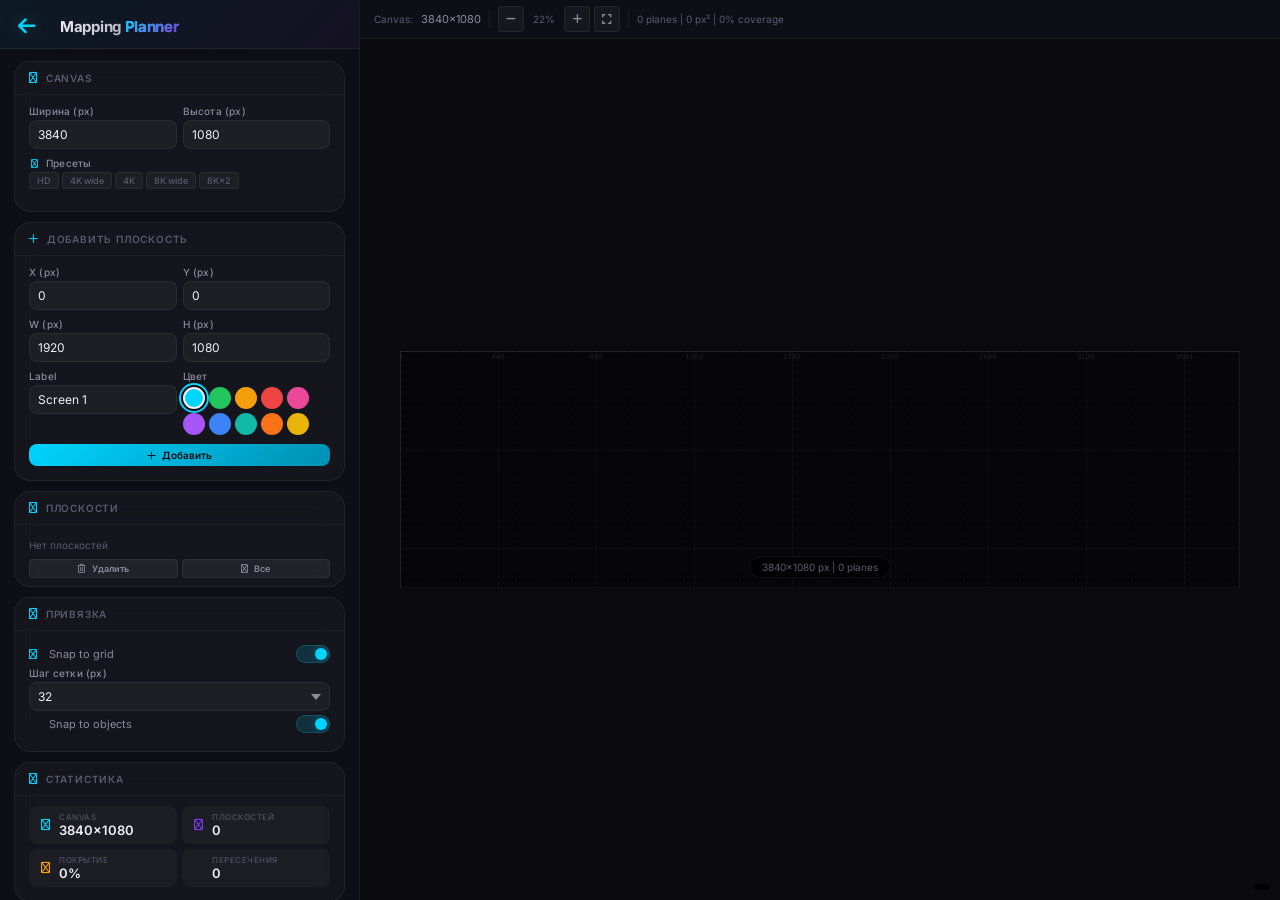
<file: tools/mapping-planner/index.html>
<!DOCTYPE html>
<html lang="ru">
<head>
<meta charset="UTF-8">
<meta name="viewport" content="width=device-width, initial-scale=1.0">
<title>Mapping Planner — S.T.A.G.E. PRO ToolKit</title>
<link rel="preconnect" href="https://fonts.googleapis.com">
<link rel="preconnect" href="https://fonts.gstatic.com" crossorigin>
<link href="https://fonts.googleapis.com/css2?family=Inter:wght@300;400;500;600;700;800&display=swap" rel="stylesheet">
<link rel="stylesheet" href="https://cdnjs.cloudflare.com/ajax/libs/font-awesome/6.5.1/css/all.min.css" crossorigin="anonymous">
<style>
*,*::before,*::after{margin:0;padding:0;box-sizing:border-box}
:root{--bg:#0a0a0f;--bg2:#0e0e16;--bg-card:rgba(255,255,255,0.03);--border:rgba(255,255,255,0.06);--border-hover:rgba(255,255,255,0.12);--text:#f0f0f5;--text2:#8a8aa0;--text3:#5a5a72;--cyan:#00d4ff;--purple:#7c3aed;--orange:#f59e0b;--green:#10b981;--red:#ef4444;--shadow:0 8px 32px rgba(0,0,0,0.4);--glow:0 0 20px rgba(0,212,255,0.15);--rs:8px;--rm:12px;--rl:16px;--t:.2s ease;--font:'Inter',-apple-system,sans-serif;--sb:360px}
html,body{height:100%;overflow:hidden}
body{opacity:0;transition:opacity .5s ease;font-family:var(--font);background:var(--bg);color:var(--text);-webkit-font-smoothing:antialiased}
body.loaded{opacity:1}
::-webkit-scrollbar{width:5px;height:5px}
::-webkit-scrollbar-track{background:transparent}
::-webkit-scrollbar-thumb{background:rgba(255,255,255,0.08);border-radius:3px}
#app{display:flex;height:100vh;width:100vw;overflow:hidden}
#sidebar{width:var(--sb);min-width:var(--sb);height:100vh;overflow-y:auto;background:var(--bg2);border-right:1px solid var(--border);display:flex;flex-direction:column;z-index:10}
.sidebar-header{padding:16px 18px 12px;display:flex;align-items:center;gap:10px;border-bottom:1px solid var(--border);flex-shrink:0;background:linear-gradient(135deg,rgba(0,212,255,0.06),rgba(124,58,237,0.06))}
.sidebar-header i{font-size:20px;color:var(--cyan);filter:drop-shadow(0 0 8px rgba(0,212,255,0.3))}
.sidebar-header h1{font-size:15px;font-weight:700;letter-spacing:-.3px;background:linear-gradient(135deg,#f0f0f5,#8a8aa0);-webkit-background-clip:text;-webkit-text-fill-color:transparent}
.sidebar-header h1 span{background:linear-gradient(135deg,var(--cyan),var(--purple));-webkit-background-clip:text;-webkit-text-fill-color:transparent}
.sidebar-scroll{padding:12px 14px 20px;flex:1;overflow-y:auto;display:flex;flex-direction:column;gap:10px}
.card{background:var(--bg-card);backdrop-filter:blur(12px);-webkit-backdrop-filter:blur(12px);border:1px solid var(--border);border-radius:var(--rl);transition:transform var(--t),box-shadow var(--t)}
.card:hover{transform:translateY(-1px);box-shadow:var(--shadow),var(--glow);border-color:var(--border-hover)}
.card-header{display:flex;align-items:center;gap:8px;padding:10px 14px;font-size:10px;font-weight:600;text-transform:uppercase;letter-spacing:.8px;color:var(--text3);border-bottom:1px solid rgba(255,255,255,0.04)}
.card-header i{font-size:11px;color:var(--cyan)}
.card-body{padding:10px 14px 14px}
.form-group{margin-bottom:8px}
.form-label{display:flex;align-items:center;gap:5px;font-size:10px;font-weight:500;color:var(--text2);margin-bottom:3px;letter-spacing:.2px}
.form-label i{font-size:9px;color:var(--cyan);width:12px;text-align:center}
.row-2{display:grid;grid-template-columns:1fr 1fr;gap:6px}
.row-3{display:grid;grid-template-columns:1fr 1fr 1fr;gap:6px}
.row-4{display:grid;grid-template-columns:1fr 1fr 1fr 1fr;gap:6px}
input[type="number"],input[type="text"],select{width:100%;padding:6px 8px;background:rgba(255,255,255,0.04);border:1px solid var(--border);border-radius:var(--rs);color:var(--text);font-family:var(--font);font-size:12px;transition:border-color var(--t);outline:none;-moz-appearance:textfield}
input[type="number"]::-webkit-inner-spin-button{-webkit-appearance:none;margin:0}
input:focus,select:focus{border-color:var(--cyan);box-shadow:0 0 0 2px rgba(0,212,255,0.1)}
select{cursor:pointer;appearance:none;background-image:url("data:image/svg+xml,%3Csvg xmlns='http://www.w3.org/2000/svg' width='10' height='6' fill='%238a8aa0'%3E%3Cpath d='M0 0l5 6 5-6z'/%3E%3C/svg%3E");background-repeat:no-repeat;background-position:right 8px center;padding-right:24px;font-size:12px}
select option{background:#14141f;color:var(--text)}
.btn{display:inline-flex;align-items:center;justify-content:center;gap:6px;padding:7px 12px;border:none;border-radius:var(--rs);font-family:var(--font);font-size:11px;font-weight:600;cursor:pointer;transition:all var(--t);position:relative;overflow:hidden;user-select:none;white-space:nowrap}
.btn-primary{background:linear-gradient(135deg,var(--cyan),#0090b3);color:#0a0a0f}
.btn-primary:hover{box-shadow:0 0 20px rgba(0,212,255,0.3);transform:translateY(-1px)}
.btn-secondary{background:rgba(255,255,255,0.06);color:var(--text2);border:1px solid var(--border)}
.btn-secondary:hover{background:rgba(255,255,255,0.1);color:var(--text);border-color:var(--border-hover)}
.btn-danger{background:rgba(239,68,68,0.1);border:1px solid rgba(239,68,68,0.2);color:var(--red)}
.btn-danger:hover{background:rgba(239,68,68,0.2)}
.btn-block{width:100%}
.btn-sm{padding:5px 8px;font-size:10px}
.color-opts{display:flex;gap:4px;flex-wrap:wrap}
.color-opt{width:22px;height:22px;border-radius:50%;border:2px solid transparent;cursor:pointer;transition:all var(--t);flex-shrink:0}
.color-opt:hover{transform:scale(1.2)}
.color-opt.active{border-color:var(--text);box-shadow:0 0 0 2px var(--bg),0 0 0 4px currentColor}
.toggle-wrap{display:flex;align-items:center;justify-content:space-between;padding:4px 0}
.toggle-label{font-size:11px;color:var(--text2);display:flex;align-items:center;gap:6px;cursor:pointer}
.toggle-label i{font-size:10px;color:var(--cyan);width:14px}
.toggle{position:relative;width:34px;height:18px;flex-shrink:0;cursor:pointer}
.toggle input{opacity:0;width:0;height:0;position:absolute}
.toggle-slider{position:absolute;inset:0;background:rgba(255,255,255,0.06);border-radius:18px;transition:all var(--t);border:1px solid rgba(255,255,255,0.04)}
.toggle-slider::before{content:'';position:absolute;width:12px;height:12px;left:2px;bottom:2px;background:var(--text3);border-radius:50%;transition:all var(--t)}
.toggle input:checked+.toggle-slider{background:rgba(0,212,255,0.15);border-color:rgba(0,212,255,0.2)}
.toggle input:checked+.toggle-slider::before{transform:translateX(16px);background:var(--cyan);box-shadow:0 0 6px rgba(0,212,255,0.3)}
/* Plane table */
.plane-table{width:100%;border-collapse:collapse;font-size:10px;margin-top:6px}
.plane-table th{text-align:left;padding:4px 5px;font-size:8px;color:var(--text3);text-transform:uppercase;letter-spacing:.4px;border-bottom:1px solid var(--border)}
.plane-table td{padding:3px 5px;color:var(--text2);border-bottom:1px solid rgba(255,255,255,0.03);font-size:10px;vertical-align:middle;cursor:pointer}
.plane-table tr:hover td{background:rgba(255,255,255,0.02)}
.plane-table tr.selected td{background:rgba(0,212,255,0.04)}
.plane-table .color-dot{display:inline-block;width:8px;height:8px;border-radius:2px;vertical-align:middle;margin-right:3px}
.edit-inp{background:rgba(0,212,255,0.06);border:1px solid rgba(0,212,255,0.2);border-radius:3px;color:var(--text);font-family:var(--font);font-size:10px;padding:1px 3px;width:100%;min-width:24px;outline:none;transition:border-color var(--t)}
.edit-inp:focus{border-color:var(--cyan);background:rgba(0,212,255,0.08)}
.edit-label{min-width:50px}
.edit-xy{min-width:30px;width:36px}
.edit-wh{min-width:30px;width:36px}
.plane-table .p-actions{display:flex;gap:2px}
.plane-table .p-actions button{padding:1px 4px;font-size:8px;border:none;border-radius:3px;cursor:pointer;background:rgba(255,255,255,0.04);color:var(--text3);transition:all var(--t)}
.plane-table .p-actions button:hover{background:rgba(0,212,255,0.1);color:var(--cyan)}
.plane-table .p-actions .btn-del:hover{background:rgba(239,68,68,0.15);color:var(--red)}
.btn-edit-plane{padding:1px 4px;font-size:8px;border:none;border-radius:3px;cursor:pointer;background:rgba(255,255,255,0.04);color:var(--text3);transition:all var(--t)}
.btn-edit-plane:hover{background:rgba(0,212,255,0.1);color:var(--cyan)}
#planeListWrap{overflow-x:auto}
/* Stat grid */
.stat-grid{display:grid;grid-template-columns:1fr 1fr;gap:5px}
.stat-item{background:rgba(255,255,255,0.03);border-radius:var(--rs);padding:6px 8px;display:flex;align-items:center;gap:6px}
.stat-item i{font-size:12px;width:16px;text-align:center}
.stat-item .stat-info{display:flex;flex-direction:column}
.stat-item .stat-label{font-size:8px;color:var(--text3);text-transform:uppercase;letter-spacing:.5px}
.stat-item .stat-value{font-size:13px;font-weight:600}
/* Main */
#main{flex:1;height:100vh;display:flex;flex-direction:column;overflow:hidden}
#toolbar{display:flex;align-items:center;gap:8px;padding:6px 14px;background:var(--bg2);border-bottom:1px solid var(--border);flex-shrink:0;font-size:11px;color:var(--text2);flex-wrap:wrap}
#toolbar .tb-sep{width:1px;height:18px;background:var(--border)}
#toolbar .tb-label{color:var(--text3);font-size:10px}
#viewer{flex:1;display:flex;align-items:center;justify-content:center;overflow:hidden;position:relative;background:var(--bg)}
#canvas-wrap{position:relative;display:inline-block;transform-origin:0 0;touch-action:none}
#canvas{display:block;cursor:grab;background:var(--bg);touch-action:none}
#canvas.dragging{cursor:grabbing}
.canvas-info{position:absolute;bottom:10px;left:50%;transform:translateX(-50%);background:rgba(0,0,0,0.7);backdrop-filter:blur(6px);padding:4px 12px;border-radius:12px;font-size:10px;color:var(--text3);border:1px solid var(--border);white-space:nowrap;pointer-events:none;z-index:2}
.coord-display{position:absolute;bottom:10px;right:10px;background:rgba(0,0,0,0.7);padding:3px 8px;border-radius:6px;font-size:10px;color:var(--text2);font-family:monospace;pointer-events:none;z-index:2}
.zoom-ctrl{display:flex;gap:4px;align-items:center}
.zoom-btn{width:26px;height:26px;border-radius:4px;background:rgba(255,255,255,0.04);border:1px solid var(--border);color:var(--text2);font-size:11px;cursor:pointer;display:flex;align-items:center;justify-content:center;transition:all var(--t)}
.zoom-btn:hover{background:rgba(0,212,255,0.1);color:var(--cyan);border-color:var(--cyan)}
.zoom-lvl{font-size:10px;color:var(--text3);min-width:32px;text-align:center}
/* Toast */
#toast-container{position:fixed;top:12px;right:12px;z-index:9999;display:flex;flex-direction:column;gap:6px;pointer-events:none}
.toast{pointer-events:auto;padding:8px 14px;border-radius:var(--rm);backdrop-filter:blur(16px);display:flex;align-items:center;gap:8px;font-size:12px;font-weight:500;box-shadow:0 8px 32px rgba(0,0,0,0.5);transform:translateX(120%);opacity:0;transition:all .35s cubic-bezier(.34,1.56,.64,1);max-width:360px;border:1px solid}
.toast.show{transform:translateX(0);opacity:1}
.toast-success{background:rgba(16,185,129,0.15);border-color:rgba(16,185,129,0.3);color:var(--green)}
.toast-error{background:rgba(239,68,68,0.15);border-color:rgba(239,68,68,0.3);color:var(--red)}
.toast-info{background:rgba(0,212,255,0.12);border-color:rgba(0,212,255,0.2);color:var(--cyan)}
.toast i{font-size:14px}
.toast .toast-close{margin-left:auto;cursor:pointer;opacity:.5;background:none;border:none;color:inherit;padding:0 4px}
.toast-close:hover{opacity:1}
.ripple{position:absolute;border-radius:50%;background:rgba(255,255,255,0.25);transform:scale(0);animation:rippleAnim .6s ease-out;pointer-events:none}
@keyframes rippleAnim{to{transform:scale(4);opacity:0}}
@media(max-width:900px){#sidebar{width:320px;min-width:320px}}
@media(max-width:700px){#app{flex-direction:column}#sidebar{width:100%;min-width:0;height:auto;max-height:40vh;border-right:none;border-bottom:1px solid var(--border)}.sidebar-header{padding:12px 14px}.sidebar-header h1{font-size:14px}.sidebar-scroll{padding:10px;gap:8px}#main{height:60vh}#toolbar{font-size:10px;padding:4px 8px}.stat-grid{grid-template-columns:1fr 1fr}.btn{min-height:44px}input[type="number"],input[type="text"],select{min-height:44px}.card-header{cursor:pointer;user-select:none}.card-header::after{content:'\f078';font-family:'Font Awesome 6 Free';font-weight:900;font-size:9px;color:var(--text3);margin-left:auto;transition:transform .2s}.card-header.collapsed::after{transform:rotate(-90deg)}.card-header.collapsed+.card-body{display:none}}
@media(max-width:480px){#sidebar{max-height:35vh}.sidebar-scroll{padding:8px;gap:6px}.row-2,.row-3,.row-4{grid-template-columns:1fr}.stat-grid{grid-template-columns:1fr}#toast-container{top:auto;bottom:12px;right:12px;left:12px}.toast{max-width:100%}}
</style>
</head>
<body>
<div id="app">
  <aside id="sidebar">
    <div class="sidebar-header">
      <a href="../../index.html" style="display:inline-flex;align-items:center;gap:5px;color:var(--text3);text-decoration:none;font-size:10px;margin-right:4px;transition:color .2s" onmouseover="this.style.color='var(--cyan)'" onmouseout="this.style.color=''"><i class="fa-solid fa-arrow-left"></i></a>
      <i class="fa-solid fa-grid"></i>
      <h1>Mapping <span>Planner</span></h1>
    </div>
    <div class="sidebar-scroll">

      <!-- Canvas -->
      <div class="card">
        <div class="card-header"><i class="fa-regular fa-display"></i> Canvas</div>
        <div class="card-body">
          <div class="row-2">
            <div class="form-group"><label class="form-label">Ширина (px)</label><input type="number" id="canvasW" value="3840" min="1" max="32768" step="1"></div>
            <div class="form-group"><label class="form-label">Высота (px)</label><input type="number" id="canvasH" value="1080" min="1" max="32768" step="1"></div>
          </div>
          <div class="form-group">
            <label class="form-label"><i class="fa-regular fa-bolt"></i> Пресеты</label>
            <div style="display:flex;gap:3px;flex-wrap:wrap;margin-top:2px">
              <span class="preset-chip" data-w="1920" data-h="1080">HD</span>
              <span class="preset-chip" data-w="3840" data-h="1080">4K wide</span>
              <span class="preset-chip" data-w="3840" data-h="2160">4K</span>
              <span class="preset-chip" data-w="7680" data-h="2160">8K wide</span>
              <span class="preset-chip" data-w="15360" data-h="4320">8K×2</span>
            </div>
          </div>
        </div>
      </div>

      <!-- Add plane -->
      <div class="card">
        <div class="card-header"><i class="fa-regular fa-plus"></i> Добавить плоскость</div>
        <div class="card-body">
          <div class="row-2">
            <div class="form-group"><label class="form-label">X (px)</label><input type="number" id="planeX" value="0" min="0"></div>
            <div class="form-group"><label class="form-label">Y (px)</label><input type="number" id="planeY" value="0" min="0"></div>
          </div>
          <div class="row-2">
            <div class="form-group"><label class="form-label">W (px)</label><input type="number" id="planeW" value="1920" min="1"></div>
            <div class="form-group"><label class="form-label">H (px)</label><input type="number" id="planeH" value="1080" min="1"></div>
          </div>
          <div class="row-2">
            <div class="form-group">
              <label class="form-label">Label</label>
              <input type="text" id="planeLabel" value="Screen 1" maxlength="20">
            </div>
            <div class="form-group">
              <label class="form-label" style="margin-bottom:5px">Цвет</label>
              <div class="color-opts" id="colorOpts"></div>
              <input type="hidden" id="planeColor" value="#00d4ff">
            </div>
          </div>
          <button class="btn btn-primary btn-sm btn-block" id="btnAddPlane"><i class="fa-regular fa-plus"></i> Добавить</button>
        </div>
      </div>

      <!-- Planes list -->
      <div class="card">
        <div class="card-header"><i class="fa-regular fa-layer-group"></i> Плоскости <span id="planeCount" style="font-weight:400;text-transform:none;letter-spacing:0;color:var(--text3);margin-left:4px"></span></div>
        <div class="card-body" style="padding-bottom:8px">
          <div id="planeListWrap"></div>
          <div style="margin-top:4px;display:flex;gap:4px">
            <button class="btn btn-secondary btn-xs" id="btnDeleteSel" style="flex:1"><i class="fa-regular fa-trash-can"></i> Удалить</button>
            <button class="btn btn-secondary btn-xs" id="btnClearAll" style="flex:1"><i class="fa-regular fa-xmark"></i> Все</button>
          </div>
        </div>
      </div>

      <!-- Snap -->
      <div class="card">
        <div class="card-header"><i class="fa-regular fa-magnet"></i> Привязка</div>
        <div class="card-body">
          <div class="toggle-wrap">
            <label class="toggle-label"><i class="fa-regular fa-border-all"></i> Snap to grid</label>
            <label class="toggle"><input type="checkbox" id="snapGrid" checked><span class="toggle-slider"></span></label>
          </div>
          <div class="form-group" style="margin-bottom:0">
            <label class="form-label">Шаг сетки (px)</label>
            <select id="gridSize"><option value="1">1</option><option value="8">8</option><option value="16">16</option><option value="32" selected>32</option><option value="64">64</option><option value="128">128</option></select>
          </div>
          <div class="toggle-wrap">
            <label class="toggle-label"><i class="fa-regular fa-objects-align"></i> Snap to objects</label>
            <label class="toggle"><input type="checkbox" id="snapObjects" checked><span class="toggle-slider"></span></label>
          </div>
        </div>
      </div>

      <!-- Stats -->
      <div class="card">
        <div class="card-header"><i class="fa-regular fa-chart-simple"></i> Статистика</div>
        <div class="card-body">
          <div class="stat-grid" id="statGrid"></div>
        </div>
      </div>

      <!-- Actions -->
      <div class="card">
        <div class="card-body">
          <button class="btn btn-primary btn-sm btn-block" id="btnImportImage"><i class="fa-regular fa-image"></i> Импорт тест-карты</button>
          <div class="btn-row" style="display:grid;grid-template-columns:1fr 1fr;gap:4px;margin-top:4px">
            <button class="btn btn-secondary btn-sm" id="btnExportPNG"><i class="fa-regular fa-download"></i> PNG</button>
            <button class="btn btn-secondary btn-sm" id="btnExportSVG"><i class="fa-regular fa-file-lines"></i> SVG</button>
          </div>
        </div>
      </div>

    </div>
  </aside>

  <main id="main">
    <div id="toolbar">
      <span class="tb-label">Canvas:</span>
      <span id="tbCanvasRes">3840×1080</span>
      <span class="tb-sep"></span>
      <div class="zoom-ctrl">
        <button class="zoom-btn" id="zoomOut"><i class="fa-solid fa-minus"></i></button>
        <span class="zoom-lvl" id="zoomLvl">100%</span>
        <button class="zoom-btn" id="zoomIn"><i class="fa-solid fa-plus"></i></button>
        <button class="zoom-btn" id="zoomFit" title="Fit to view"><i class="fa-solid fa-expand"></i></button>
      </div>
      <span class="tb-sep"></span>
      <span class="tb-label" id="tbInfo">0 planes | 0 px² | 0% coverage</span>
    </div>
    <div id="viewer">
      <div id="canvas-wrap">
        <canvas id="canvas"></canvas>
        <div class="canvas-info"><span id="canvasSizeInfo">—</span></div>
      </div>
      <div class="coord-display" id="coordDisplay"></div>
    </div>
  </main>
</div>

<input type="file" id="importImageFile" accept="image/*" style="display:none">
<div id="toast-container"></div>

<style>
.preset-chip{padding:2px 7px;font-size:9px;font-weight:500;border-radius:4px;background:rgba(255,255,255,0.04);border:1px solid var(--border);color:var(--text3);cursor:pointer;transition:all var(--t);user-select:none}
.preset-chip:hover{background:rgba(0,212,255,0.08);border-color:var(--cyan);color:var(--cyan)}
.btn-xs{padding:3px 6px;font-size:9px;border-radius:4px}
</style>

<script>
(function(){
'use strict';

var PLANE_COLORS = ['#00d4ff','#22c55e','#f59e0b','#ef4444','#ec4899','#a855f7','#3b82f6','#14b8a6','#f97316','#eab308'];

var state = {
  canvasW: 3840, canvasH: 1080,
  gridSize: 32, snapGrid: true, snapObjects: true,
  planes: [],
  nextId: 1,
  zoom: 1, panX: 0, panY: 0,
  selected: [],
  editingId: null
};

var drag = null; // { type, planeIds, startMX, startMY, origX, origY, origW, origH, mode, corner }
var alignGuides = [];
var planeImages = {}; // cache of loaded Image objects by plane id

function $(s){return document.querySelector(s)}
function deepClone(o){return JSON.parse(JSON.stringify(o))}

function toast(m,t,d){t=t||'success';d=d||2500;var icons={success:'fa-regular fa-circle-check',error:'fa-regular fa-circle-xmark',info:'fa-regular fa-circle-info'};var c=$('#toast-container');var el=document.createElement('div');el.className='toast toast-'+t;el.innerHTML='<i class="'+(icons[t]||icons.info)+'"></i><span>'+m+'</span><button class="toast-close">&times;</button>';c.appendChild(el);requestAnimationFrame(function(){requestAnimationFrame(function(){el.classList.add('show')})});var close=function(){el.classList.remove('show');setTimeout(function(){el.remove()},400)};el.querySelector('.toast-close').addEventListener('click',close);setTimeout(close,d)}

function saveState(){
  try{localStorage.setItem('mp_state',JSON.stringify(state))}catch(e){
    // If localStorage fails (e.g. image too large), save without images
    var clean=JSON.parse(JSON.stringify(state));
    clean.planes.forEach(function(p){delete p.img});
    try{localStorage.setItem('mp_state',JSON.stringify(clean))}catch(e2){}
    toast('Изображения не сохранены (превышен лимит)','error');
  }
}

function loadState(){
  try{var raw=localStorage.getItem('mp_state');if(raw){state=Object.assign({canvasW:3840,canvasH:1080,gridSize:32,snapGrid:true,snapObjects:true,planes:[],nextId:1,zoom:1,panX:0,panY:0,selected:[],editingId:null},JSON.parse(raw));state.editingId=null;reloadImages();return}}catch(e){}
}

function reloadImages(){
  state.planes.forEach(function(p){
    if(p.img){var img=new Image();img.src=p.img;planeImages[p.id]=img;}
  });
}

function readState(){
  state.canvasW=parseInt($('#canvasW').value,10)||3840;
  state.canvasH=parseInt($('#canvasH').value,10)||1080;
  state.gridSize=parseInt($('#gridSize').value,10)||32;
  state.snapGrid=$('#snapGrid').checked;
  state.snapObjects=$('#snapObjects').checked;
}

/* === PLANE CRUD === */
function addPlane(x,y,w,h,label,color,img){
  if(w<1||h<1){toast('Некорректные размеры','error');return null;}
  x=Math.max(0,Math.round(x));y=Math.max(0,Math.round(y));
  var p={id:state.nextId++,label:label||'Plane '+state.nextId,x:x,y:y,w:Math.round(w),h:Math.round(h),color:color||PLANE_COLORS[state.planes.length%PLANE_COLORS.length],img:img||null};
  state.planes.push(p);
  state.selected=[p.id];
  saveState();render();
  return p;
}

function removePlane(id){
  state.planes=state.planes.filter(function(p){return p.id!==id});
  state.selected=state.selected.filter(function(s){return s!==id});
  saveState();render();
}

function removeSelected(){
  if(state.selected.length===0){toast('Нет выделенных плоскостей','info');return;}
  state.planes=state.planes.filter(function(p){return state.selected.indexOf(p.id)<0});
  state.selected=[];
  saveState();render();
  toast('Удалено','info');
}

/* === CANVAS COORDS === */
function screenToCanvas(sx,sy){
  var wrap=$('#canvas-wrap');
  var r=wrap.getBoundingClientRect();
  return{
    x:(sx-r.left)/state.zoom,
    y:(sy-r.top)/state.zoom
  };
}

function hitTestPlanes(cx,cy){
  for(var i=state.planes.length-1;i>=0;i--){
    var p=state.planes[i];
    if(cx>=p.x&&cx<=p.x+p.w&&cy>=p.y&&cy<=p.y+p.h)return p;
  }
  return null;
}

function isOnCorner(p,cx,cy){
  var s=6/state.zoom;
  var corners=[{x:p.x,y:p.y,mode:'nw'},{x:p.x+p.w,y:p.y,mode:'ne'},{x:p.x,y:p.y+p.h,mode:'sw'},{x:p.x+p.w,y:p.y+p.h,mode:'se'}];
  for(var i=0;i<corners.length;i++){
    if(Math.abs(cx-corners[i].x)<s&&Math.abs(cy-corners[i].y)<s)return corners[i].mode;
  }
  return null;
}

/* === SNAP === */
function snapValue(val,guides){
  var threshold=6/state.zoom;
  for(var i=0;i<guides.length;i++){
    if(Math.abs(val-guides.value)<threshold)return guides.value;
  }
  return val;
}

function buildSnapGuides(movingIds){
  var guides={x:[0,state.canvasW],y:[0,state.canvasH]};
  // Canvas center
  guides.x.push(state.canvasW/2);guides.y.push(state.canvasH/2);
  state.planes.forEach(function(p){
    if(movingIds.indexOf(p.id)>=0)return;
    guides.x.push(p.x);guides.x.push(p.x+p.w/2);guides.x.push(p.x+p.w);
    guides.y.push(p.y);guides.y.push(p.y+p.h/2);guides.y.push(p.y+p.h);
  });
  guides.x.sort(function(a,b){return a-b});
  guides.y.sort(function(a,b){return a-b});
  return guides;
}

function getAlignGuides(plane,movingIds){
  var guides=[];
  var sides={left:plane.x,right:plane.x+plane.w,centerX:plane.x+plane.w/2,top:plane.y,bottom:plane.y+plane.h,centerY:plane.y+plane.h/2};
  var threshold=6/state.zoom;
  state.planes.forEach(function(p){
    if(movingIds.indexOf(p.id)>=0)return;
    var ps={left:p.x,right:p.x+p.w,centerX:p.x+p.w/2,top:p.y,bottom:p.y+p.h,centerY:p.y+p.h/2};
    Object.keys(sides).forEach(function(sk){
      Object.keys(ps).forEach(function(pk){
        if(Math.abs(sides[sk]-ps[pk])<threshold){
          guides.push({axis:sk==='left'||sk==='right'||sk==='centerX'?'x':'y',value:ps[pk],type:sk+'-'+pk});
        }
      });
    });
  });
  return guides;
}

function doSnap(plane,movingIds){
  if(!state.snapObjects)return{dx:0,dy:0};
  var guides=getAlignGuides(plane,movingIds);
  var dx=0,dy=0;
  var threshold=6/state.zoom;
  var xSides={left:plane.x+dx,right:plane.x+dx+plane.w,centerX:plane.x+dx+plane.w/2};
  var ySides={top:plane.y+dy,bottom:plane.y+dy+plane.h,centerY:plane.y+dy+plane.h/2};
  // Find snap for x
  var snapX=null,minDX=threshold;
  guides.forEach(function(g){
    if(g.axis!=='x')return;
    Object.keys(xSides).forEach(function(sk){
      var d=Math.abs(xSides[sk]-g.value);
      if(d<minDX){minDX=d;snapX=g.value-xSides[sk];}
    });
  });
  if(snapX!==null)dx+=snapX;
  // Find snap for y
  var snapY=null,minDY=threshold;
  guides.forEach(function(g){
    if(g.axis!=='y')return;
    Object.keys(ySides).forEach(function(sk){
      var d=Math.abs(ySides[sk]-g.value);
      if(d<minDY){minDY=d;snapY=g.value-ySides[sk];}
    });
  });
  if(snapY!==null)dy+=snapY;
  return{dx:dx,dy:dy};
}

/* === GRID SNAP === */
function snapToGrid(val){
  if(!state.snapGrid)return val;
  var gs=state.gridSize;
  return Math.round(val/gs)*gs;
}

/* === CANVAS === */
var _scaleX=1,_scaleY=1;

function fitZoom(){
  var wrap=$('#viewer');
  var r=wrap.getBoundingClientRect();
  var pad=40;
  var avW=r.width-pad*2,avH=r.height-pad*2;
  var scaleX=avW/state.canvasW,scaleY=avH/state.canvasH;
  state.zoom=Math.min(scaleX,scaleY,1);
  applyZoom();
}

function applyZoom(){
  state.zoom=Math.max(0.05,Math.min(5,state.zoom));
  $('#zoomLvl').textContent=Math.round(state.zoom*100)+'%';
  renderCanvas();
}

function render(){
  readState();
  renderPlaneList();
  renderStats();
  renderCanvas();
  updateToolbar();
}

function renderCanvas(){
  var canvas=$('#canvas');var ctx=canvas.getContext('2d');
  var wrap=$('#canvas-wrap');
  var cw=state.canvasW,ch=state.canvasH;
  var dpr=window.devicePixelRatio||1;
  _scaleX=state.zoom; _scaleY=state.zoom;
  canvas.width=cw*state.zoom*dpr;canvas.height=ch*state.zoom*dpr;
  canvas.style.width=(cw*state.zoom)+'px';canvas.style.height=(ch*state.zoom)+'px';
  wrap.style.transform='translate('+state.panX+'px,'+state.panY+'px)';
  ctx.scale(dpr,dpr);
  ctx.imageSmoothingEnabled=false;

  // Background
  ctx.fillStyle='#06060a';ctx.fillRect(0,0,cw*state.zoom,ch*state.zoom);

  // Grid
  if(state.snapGrid&&state.gridSize>0){
    var gs=state.gridSize*state.zoom;
    ctx.fillStyle='rgba(255,255,255,0.04)';
    for(var gx=0;gx<=cw*state.zoom;gx+=gs){
      for(var gy=0;gy<=ch*state.zoom;gy+=gs){
        ctx.fillRect(gx,gy,1,1);
      }
    }
  }

  // Canvas border
  ctx.strokeStyle='rgba(255,255,255,0.15)';ctx.lineWidth=1;
  ctx.strokeRect(0,0,cw*state.zoom,ch*state.zoom);

  // Planes
  var z=state.zoom;
  state.planes.forEach(function(p){
    var px=p.x*z,py=p.y*z,pw=p.w*z,ph=p.h*z;
    var sel=state.selected.indexOf(p.id)>=0;

    // Draw image if present
    if(p.img){
      var imgObj=planeImages[p.id];
      if(imgObj){
        ctx.save();
        ctx.beginPath();ctx.rect(px,py,pw,ph);ctx.clip();
        ctx.drawImage(imgObj,px,py,pw,ph);
        ctx.restore();
      }
    }else{
      ctx.fillStyle=p.color+'4d';ctx.fillRect(px,py,pw,ph);
    }

    ctx.strokeStyle=sel?'#ffffff':p.color;ctx.lineWidth=sel?2:1;
    ctx.strokeRect(px,py,pw,ph);
    // Label
    ctx.fillStyle='rgba(255,255,255,0.8)';ctx.font='bold '+(pw<ph?pw*0.08:ph*0.08)+'px Inter,sans-serif';ctx.textBaseline='middle';ctx.textAlign='center';
    var fs=Math.max(8,Math.min(pw,ph)/15);
    ctx.font='bold '+fs+'px Inter,sans-serif';
    if(pw*z>40&&ph*z>24){
      ctx.fillText(p.label,px+pw/2,py+ph/2-6);
      ctx.font=(fs*0.7)+'px Inter,sans-serif';ctx.fillStyle='rgba(255,255,255,0.4)';
      ctx.fillText(p.w+'×'+p.h,px+pw/2,py+ph/2+fs*0.5+2);
    }
    // Selection handles
    if(sel){
      ctx.fillStyle='#ffffff';
      var hs=4;
      [[px,py],[px+pw,py],[px,py+ph],[px+pw,py+ph]].forEach(function(c){
        ctx.fillRect(c[0]-hs,c[1]-hs,hs*2,hs*2);
      });
    }
  });

  // Align guides
  alignGuides.forEach(function(g){
    ctx.strokeStyle='rgba(0,212,255,0.6)';ctx.lineWidth=1;ctx.setLineDash([3,3]);
    if(g.axis==='x'){
      var v=g.value*z;
      ctx.beginPath();ctx.moveTo(v,0);ctx.lineTo(v,ch*z);ctx.stroke();
    }else{
      var v=g.value*z;
      ctx.beginPath();ctx.moveTo(0,v);ctx.lineTo(cw*z,v);ctx.stroke();
    }
    ctx.setLineDash([]);
  });

  // Overlap detection
  for(var i=0;i<state.planes.length;i++){
    for(var j=i+1;j<state.planes.length;j++){
      var a=state.planes[i],b=state.planes[j];
      var ox=Math.max(a.x,b.x),oy=Math.max(a.y,b.y);
      var ox2=Math.min(a.x+a.w,b.x+b.w),oy2=Math.min(a.y+a.h,b.y+b.h);
      if(ox<ox2&&oy<oy2){
        ctx.fillStyle='rgba(239,68,68,0.15)';
        ctx.fillRect(ox*z,oy*z,(ox2-ox)*z,(oy2-oy)*z);
        ctx.strokeStyle='rgba(239,68,68,0.4)';ctx.lineWidth=1;ctx.setLineDash([2,2]);
        ctx.strokeRect(ox*z,oy*z,(ox2-ox)*z,(oy2-oy)*z);
        ctx.setLineDash([]);
      }
    }
  }

  // Rulers
  ctx.fillStyle='rgba(255,255,255,0.1)';ctx.font='8px Inter,sans-serif';ctx.textAlign='center';ctx.textBaseline='top';
  var step=Math.max(1,Math.round(100/z/state.gridSize)*state.gridSize);
  if(step<16)step=16;
  for(var rx=0;rx<=cw;rx+=step){
    ctx.fillText(rx,rx*z,2);
    ctx.fillStyle='rgba(255,255,255,0.03)';ctx.fillRect(rx*z,0,1,ch*z);
    ctx.fillStyle='rgba(255,255,255,0.1)';
  }
  ctx.textAlign='right';ctx.textBaseline='middle';
  for(var ry=0;ry<=ch;ry+=step){
    ctx.fillText(ry,-2,ry*z);
    ctx.fillStyle='rgba(255,255,255,0.03)';ctx.fillRect(0,ry*z,cw*z,1);
    ctx.fillStyle='rgba(255,255,255,0.1)';
  }

  $('#canvasSizeInfo').textContent=cw+'×'+ch+' px | '+state.planes.length+' planes';
}

/* === TOOLBAR === */
function updateToolbar(){
  $('#tbCanvasRes').textContent=state.canvasW+'×'+state.canvasH;
  var totalPx=0;state.planes.forEach(function(p){totalPx+=p.w*p.h});
  var cov=state.canvasW*state.canvasH>0?Math.round(totalPx/(state.canvasW*state.canvasH)*100):0;
  $('#tbInfo').textContent=state.planes.length+' planes | '+totalPx+' px² | '+cov+'% coverage';
}

/* === SIDEBAR === */
function renderPlaneList(){
  var wrap=$('#planeListWrap');
  if(state.planes.length===0){wrap.innerHTML='<div style="font-size:10px;color:var(--text3);padding:4px 0">Нет плоскостей</div>';$('#planeCount').textContent='';return;}
  $('#planeCount').textContent='('+state.planes.length+')';
  wrap.innerHTML='<table class="plane-table"><thead><tr><th></th><th>Label</th><th>X</th><th>Y</th><th>W</th><th>H</th><th></th></tr></thead><tbody>'+
    state.planes.map(function(p){
      var sel=state.selected.indexOf(p.id)>=0?' class="selected"':'';
      var edit=state.editingId===p.id;
      if(edit){
        return '<tr data-id="'+p.id+'"'+sel+'><td><span class="color-dot" style="background:'+p.color+'"></span></td>'+
          '<td><input class="edit-inp edit-label" data-field="label" value="'+p.label.replace(/"/g,'&quot;')+'"></td>'+
          '<td><input class="edit-inp edit-xy" data-field="x" value="'+p.x+'"></td>'+
          '<td><input class="edit-inp edit-xy" data-field="y" value="'+p.y+'"></td>'+
          '<td><input class="edit-inp edit-wh" data-field="w" value="'+p.w+'"></td>'+
          '<td><input class="edit-inp edit-wh" data-field="h" value="'+p.h+'"></td>'+
          '<td class="p-actions"><button class="btn-del-plane" data-id="'+p.id+'" title="Удалить"><i class="fa-solid fa-xmark"></i></button></td></tr>';
      }
      return '<tr data-id="'+p.id+'"'+sel+'><td><span class="color-dot" style="background:'+p.color+'"></span></td><td>'+p.label+'</td><td>'+p.x+'</td><td>'+p.y+'</td><td>'+p.w+'</td><td>'+p.h+'</td><td class="p-actions"><button class="btn-edit-plane" data-id="'+p.id+'" title="Редактировать"><i class="fa-regular fa-pen"></i></button><button class="btn-del-plane" data-id="'+p.id+'" title="Удалить"><i class="fa-solid fa-xmark"></i></button></td></tr>';
    }).join('')+'</tbody></table>';
  // Click to select, double-click to edit
  wrap.querySelectorAll('tr[data-id]').forEach(function(tr){
    tr.addEventListener('dblclick',function(e){
      if(e.target.closest('.btn-del-plane')||e.target.closest('.edit-inp')||e.target.closest('.btn-edit-plane'))return;
      var id=parseInt(this.dataset.id,10);
      if(state.selected.indexOf(id)<0)state.selected=[id];
      state.editingId=id;
      renderPlaneList();
      var row=document.querySelector('tr[data-id="'+id+'"]');
      if(row){var first=row.querySelector('.edit-inp');if(first)first.focus();}
    });
    tr.addEventListener('click',function(e){
      if(e.target.closest('.btn-del-plane')||e.target.closest('.edit-inp'))return;
      var id=parseInt(this.dataset.id,10);
      if(e.target.closest('.btn-edit-plane')){
        state.editingId=state.editingId===id?null:id;
        renderPlaneList();
        if(state.editingId){var row=document.querySelector('tr[data-id="'+id+'"]');if(row){var f=row.querySelector('.edit-inp');if(f)f.focus();}}
        return;
      }
      if(state.editingId){state.editingId=null;renderPlaneList();return;}
      if(e.shiftKey){var i=state.selected.indexOf(id);if(i>=0)state.selected.splice(i,1);else state.selected.push(id);}
      else state.selected=[id];
      render();
    });
  });
  // Inline edit save
  wrap.querySelectorAll('.edit-inp').forEach(function(inp){
    inp.addEventListener('blur',function(){
      var tr=this.closest('tr[data-id]');if(!tr)return;
      var id=parseInt(tr.dataset.id,10);
      var p=state.planes.find(function(pp){return pp.id===id});
      if(!p)return;
      var val=this.value;
      if(this.dataset.field==='label')p.label=String(val).trim()||p.label;
      else if(this.dataset.field==='x'){var v=parseInt(val,10);if(!isNaN(v))p.x=Math.max(0,v);}
      else if(this.dataset.field==='y'){var v=parseInt(val,10);if(!isNaN(v))p.y=Math.max(0,v);}
      else if(this.dataset.field==='w'){var v=parseInt(val,10);if(!isNaN(v)&&v>0)p.w=v;}
      else if(this.dataset.field==='h'){var v=parseInt(val,10);if(!isNaN(v)&&v>0)p.h=v;}
    });
    inp.addEventListener('keydown',function(e){
      if(e.key==='Enter'){
        this.blur();
        state.editingId=null;
        saveState();render();
      }
      if(e.key==='Escape'){
        state.editingId=null;
        render();
      }
    });
  });
  wrap.querySelectorAll('.btn-del-plane').forEach(function(b){
    b.addEventListener('click',function(e){e.stopPropagation();removePlane(parseInt(this.dataset.id,10))});
  });
}

function renderStats(){
  var grid=$('#statGrid');
  var totalPx=0,overlaps=0,gaps=0;
  state.planes.forEach(function(p){totalPx+=p.w*p.h});
  var canvasArea=state.canvasW*state.canvasH;
  var coverage=canvasArea>0?Math.round(totalPx/canvasArea*100):0;
  // Count overlaps
  for(var i=0;i<state.planes.length;i++)for(var j=i+1;j<state.planes.length;j++){
    var a=state.planes[i],b=state.planes[j];
    if(Math.max(a.x,b.x)<Math.min(a.x+a.w,b.x+b.w)&&Math.max(a.y,b.y)<Math.min(a.y+a.h,b.y+b.h))overlaps++;
  }
  grid.innerHTML=
    '<div class="stat-item"><i class="fa-regular fa-display" style="color:var(--cyan)"></i><div class="stat-info"><span class="stat-label">Canvas</span><span class="stat-value">'+state.canvasW+'×'+state.canvasH+'</span></div></div>'+
    '<div class="stat-item"><i class="fa-regular fa-layer-group" style="color:var(--purple)"></i><div class="stat-info"><span class="stat-label">Плоскостей</span><span class="stat-value">'+state.planes.length+'</span></div></div>'+
    '<div class="stat-item"><i class="fa-regular fa-chart-pie" style="color:var(--orange)"></i><div class="stat-info"><span class="stat-label">Покрытие</span><span class="stat-value">'+coverage+'%</span></div></div>'+
    '<div class="stat-item"><i class="fa-regular fa-arrow-to-right" style="color:'+(overlaps>0?'var(--red)':'var(--green)')+'"></i><div class="stat-info"><span class="stat-label">Пересечения</span><span class="stat-value">'+overlaps+'</span></div></div>';
}

/* === CANVAS INTERACTIONS === */
function initCanvasEvents(){
  var view=$('#viewer');
  var wrap=$('#canvas-wrap');
  var canvas=$('#canvas');

  var touchId=null,pinchDist=null,pinchZoom=null;

  function onDown(cx,cy,shiftKey){
    var c=screenToCanvas(cx,cy);
    var hit=hitTestPlanes(c.x,c.y);
    var selectedPlane=null;
    if(hit&&state.selected.indexOf(hit.id)>=0)selectedPlane=hit;

    if(selectedPlane){
      var corner=isOnCorner(selectedPlane,c.x,c.y);
      if(corner){
        drag={type:'resize',planeIds:[selectedPlane.id],startMX:cx,startMY:cy,origX:selectedPlane.x,origY:selectedPlane.y,origW:selectedPlane.w,origH:selectedPlane.h,corner:corner};
        return;
      }
    }

    if(hit){
      if(!shiftKey&&state.selected.indexOf(hit.id)<0)state.selected=[hit.id];
      else if(shiftKey){var idx=state.selected.indexOf(hit.id);if(idx<0)state.selected.push(hit.id);}
      var snaps=[];
      state.selected.forEach(function(sid){
        var p=state.planes.find(function(pp){return pp.id===sid});
        if(p){
          var g=getAlignGuides(p,state.selected);
          g.forEach(function(g2){if(snaps.indexOf(g2)<0)snaps.push(g2)});
        }
      });
      drag={type:'move',planeIds:state.selected.slice(),startMX:cx,startMY:cy,snaps:snaps};
      drag.origins={};
      state.selected.forEach(function(sid){
        var p=state.planes.find(function(pp){return pp.id===sid});
        if(p)drag.origins[sid]={x:p.x,y:p.y};
      });
      canvas.classList.add('dragging');
    }else{
      if(!shiftKey)state.selected=[];
      drag={type:'pan',startMX:cx,startMY:cy,origPX:state.panX,origPY:state.panY};
      canvas.style.cursor='grabbing';
    }
    render();
  }

  function onMove(cx,cy){
    if(!drag)return;
    var dx=(cx-drag.startMX),dy=(cy-drag.startMY);

    if(drag.type==='pan'){
      state.panX=drag.origPX+dx;state.panY=drag.origPY+dy;
      applyZoom();return;
    }

    var c=screenToCanvas(cx,cy);
    var startC=screenToCanvas(drag.startMX,drag.startMY);
    var ddx=c.x-startC.x,ddy=c.y-startC.y;

    if(drag.type==='move'){
      alignGuides=[];
      state.selected.forEach(function(sid){
        var p=state.planes.find(function(pp){return pp.id===sid});
        if(!p)return;
        var orig=drag.origins[sid];
        var nx=snapToGrid(orig.x+ddx),ny=snapToGrid(orig.y+ddy);
        var tmpP={x:nx,y:ny,w:p.w,h:p.h};
        var snap=doSnap(tmpP,state.selected);
        p.x=nx+snap.dx;p.y=ny+snap.dy;
        if(snap.dx!==0||snap.dy!==0){
          var gs=getAlignGuides(p,state.selected);
          gs.forEach(function(g){
            var found=false;
            for(var ai=0;ai<alignGuides.length;ai++){if(alignGuides[ai].axis===g.axis&&Math.abs(alignGuides[ai].value-g.value)<1){found=true;break;}}
            if(!found)alignGuides.push(g);
          });
        }
      });
      renderCanvas();
    }else if(drag.type==='resize'){
      var p=state.planes.find(function(pp){return pp.id===drag.planeIds[0]});
      if(!p)return;
      var c2=screenToCanvas(cx,cy);
      var nw=p.w,nh=p.h,nx=p.x,ny=p.y;
      if(drag.corner.indexOf('e')>=0)nw=Math.max(1,Math.round(c2.x-drag.origX));
      if(drag.corner.indexOf('w')>=0){nw=Math.max(1,Math.round(drag.origX+drag.origW-c2.x));nx=Math.round(c2.x);}
      if(drag.corner.indexOf('s')>=0)nh=Math.max(1,Math.round(c2.y-drag.origY));
      if(drag.corner.indexOf('n')>=0){nh=Math.max(1,Math.round(drag.origY+drag.origH-c2.y));ny=Math.round(c2.y);}
      p.x=snapToGrid(nx);p.y=snapToGrid(ny);p.w=snapToGrid(nw);p.h=snapToGrid(nh);
      renderCanvas();
    }
    var sc=screenToCanvas(cx,cy);
    $('#coordDisplay').textContent='('+Math.round(sc.x)+', '+Math.round(sc.y)+')';
  }

  function onUp(){
    if(drag&&drag.type!=='pan'){canvas.classList.remove('dragging');alignGuides=[];saveState();renderCanvas();}
    if(drag&&drag.type==='pan')canvas.style.cursor='grab';
    drag=null;
  }

  // Mouse events
  canvas.addEventListener('mousedown',function(e){
    if(e.button!==0)return;
    onDown(e.clientX,e.clientY,e.shiftKey);
  });
  document.addEventListener('mousemove',function(e){onMove(e.clientX,e.clientY)});
  document.addEventListener('mouseup',onUp);

  // Touch events
  canvas.addEventListener('touchstart',function(e){
    if(e.touches.length===1){
      e.preventDefault();
      touchId=e.touches[0].identifier;
      onDown(e.touches[0].clientX,e.touches[0].clientY,false);
    }else if(e.touches.length===2){
      e.preventDefault();
      drag=null;
      var t=e.touches;
      pinchDist=Math.hypot(t[0].clientX-t[1].clientX,t[0].clientY-t[1].clientY);
      pinchZoom=state.zoom;
    }
  },{passive:false});

  document.addEventListener('touchmove',function(e){
    if(e.touches.length===1&&touchId!==null){
      e.preventDefault();
      onMove(e.touches[0].clientX,e.touches[0].clientY);
    }else if(e.touches.length===2&&pinchDist!==null){
      e.preventDefault();
      var t=e.touches;
      var dist=Math.hypot(t[0].clientX-t[1].clientX,t[0].clientY-t[1].clientY);
      state.zoom=Math.max(0.05,Math.min(100,pinchZoom*(dist/pinchDist)));
      applyZoom();
    }
  },{passive:false});

  document.addEventListener('touchend',function(e){
    for(var i=0;i<e.changedTouches.length;i++){
      if(e.changedTouches[i].identifier===touchId){touchId=null;onUp();break;}
    }
    if(e.touches.length<2)pinchDist=null;
  });
}

/* === EXPORT === */
function exportPNG(){
  var canvas=document.createElement('canvas');var ctx=canvas.getContext('2d');
  var cw=state.canvasW,ch=state.canvasH;
  canvas.width=cw;canvas.height=ch;ctx.imageSmoothingEnabled=false;
  ctx.fillStyle='#06060a';ctx.fillRect(0,0,cw,ch);
  state.planes.forEach(function(p){
    if(p.img){
      var imgObj=planeImages[p.id];
      if(imgObj){ctx.drawImage(imgObj,p.x,p.y,p.w,p.h);}
    }else{
      ctx.fillStyle=p.color+'80';ctx.fillRect(p.x,p.y,p.w,p.h);
    }
    ctx.strokeStyle=p.color;ctx.lineWidth=2;ctx.strokeRect(p.x,p.y,p.w,p.h);
    ctx.fillStyle='#ffffff';ctx.font='bold '+Math.min(p.w*0.08,18)+'px Inter,sans-serif';ctx.textBaseline='middle';ctx.textAlign='center';
    if(p.w>40&&p.h>24){ctx.fillText(p.label,p.x+p.w/2,p.y+p.h/2-6);ctx.font=(Math.min(p.w*0.08,18)*0.7)+'px Inter,sans-serif';ctx.fillStyle='rgba(255,255,255,0.4)';ctx.fillText(p.w+'×'+p.h,p.x+p.w/2,p.y+p.h/2+8);}
  });
  var link=document.createElement('a');
  link.download='mapping_'+(new Date().toISOString().slice(0,10))+'.png';
  link.href=canvas.toDataURL('image/png');link.click();
  toast('PNG сохранён','success');
}

function exportSVG(){
  var cw=state.canvasW,ch=state.canvasH;
  var l=[];function p(s){l.push(s)}
  p('<svg xmlns="http://www.w3.org/2000/svg" width="'+cw+'" height="'+ch+'" viewBox="0 0 '+cw+' '+ch+'" font-family="Inter,sans-serif">');
  p('<rect width="'+cw+'" height="'+ch+'" fill="#06060a"/>');
  state.planes.forEach(function(pl){
    p('<rect x="'+pl.x+'" y="'+pl.y+'" width="'+pl.w+'" height="'+pl.h+'" fill="'+pl.color+'" fill-opacity="0.3" stroke="'+pl.color+'" stroke-width="2"/>');
    p('<text x="'+(pl.x+pl.w/2)+'" y="'+(pl.y+pl.h/2)+'" fill="rgb(255,255,255)" font-size="14" font-weight="700" text-anchor="middle" dominant-baseline="middle">'+escapeXml(pl.label)+'</text>');
    p('<text x="'+(pl.x+pl.w/2)+'" y="'+(pl.y+pl.h/2+18)+'" fill="rgba(255,255,255,0.4)" font-size="10" text-anchor="middle" dominant-baseline="middle">'+pl.w+'×'+pl.h+'</text>');
  });
  p('</svg>');
  var blob=new Blob([l.join('\n')],{type:'image/svg+xml'});var url=URL.createObjectURL(blob);
  var link=document.createElement('a');link.download='mapping_'+(new Date().toISOString().slice(0,10))+'.svg';link.href=url;link.click();
  URL.revokeObjectURL(url);toast('SVG экспортирован','success');
}

function escapeXml(s){return s.replace(/&/g,'&amp;').replace(/</g,'&lt;').replace(/>/g,'&gt;').replace(/"/g,'&quot;')}

/* === COLOR PICKER === */
function initColorPicker(){
  var wrap=$('#colorOpts');
  wrap.innerHTML=PLANE_COLORS.map(function(c,i){
    return '<div class="color-opt'+(i===0?' active':'')+'" data-color="'+c+'" style="color:'+c+';background:'+c+'"></div>';
  }).join('');
  wrap.addEventListener('click',function(e){
    var opt=e.target.closest('.color-opt');if(!opt)return;
    wrap.querySelectorAll('.color-opt').forEach(function(el){el.classList.toggle('active',el===opt)});
    $('#planeColor').value=opt.dataset.color;
  });
}

/* === EVENTS === */
function setupEvents(){
  // Add plane
  $('#btnAddPlane').addEventListener('click',function(){
    addPlane(
      parseInt($('#planeX').value,10)||0,
      parseInt($('#planeY').value,10)||0,
      parseInt($('#planeW').value,10)||1920,
      parseInt($('#planeH').value,10)||1080,
      $('#planeLabel').value||'Plane',
      $('#planeColor').value
    );
  });

  // Delete selected
  $('#btnDeleteSel').addEventListener('click',removeSelected);
  $('#btnClearAll').addEventListener('click',function(){
    if(state.planes.length===0)return;
    state.planes=[];state.selected=[];saveState();render();
    toast('Все плоскости удалены','info');
  });

  // Canvas presets
  document.querySelectorAll('.preset-chip').forEach(function(chip){
    chip.addEventListener('click',function(){
      $('#canvasW').value=this.dataset.w;$('#canvasH').value=this.dataset.h;
      readState();renderCanvas();updateToolbar();renderStats();
      toast('Canvas: '+this.dataset.w+'×'+this.dataset.h,'info');
    });
  });

  // Export
  $('#btnExportPNG').addEventListener('click',exportPNG);
  $('#btnExportSVG').addEventListener('click',exportSVG);

  // Import images
  $('#btnImportImage').addEventListener('click',function(){
    $('#importImageFile').click();
  });
  $('#importImageFile').addEventListener('change',function(e){
    if(!this.files||!this.files[0])return;
    var file=this.files[0];
    var reader=new FileReader();
    reader.onload=function(ev){
      var dataUrl=ev.target.result;
      var img=new Image();
      img.onload=function(){
        var w=img.naturalWidth,h=img.naturalHeight;
        // Center the plane on canvas
        var x=Math.round((state.canvasW-w)/2);
        var y=Math.round((state.canvasH-h)/2);
        var label=file.name.replace(/\.[^/.]+$/,'').slice(0,20);
        var plane=addPlane(x,y,w,h,label,PLANE_COLORS[state.planes.length%PLANE_COLORS.length],dataUrl);
        if(plane){
          planeImages[plane.id]=img;
          toast('Загружена тест-карта: '+w+'×'+h+' px','success');
        }
        render();
      };
      img.src=dataUrl;
    };
    reader.readAsDataURL(file);
    this.value='';
  });

  // Zoom
  $('#zoomIn').addEventListener('click',function(){state.zoom*=1.5;applyZoom()});
  $('#zoomOut').addEventListener('click',function(){state.zoom/=1.5;applyZoom()});
  $('#zoomFit').addEventListener('click',fitZoom);
  // Wheel zoom
  $('#viewer').addEventListener('wheel',function(e){
    if(e.ctrlKey||e.metaKey){e.preventDefault();state.zoom*=e.deltaY<0?1.1:0.9;applyZoom();}
  },{passive:false});

  // Auto-recalc on input
  document.querySelectorAll('#sidebar input, #sidebar select').forEach(function(el){
    el.addEventListener('input',function(){
      if(['canvasW','canvasH','gridSize','snapGrid','snapObjects'].indexOf(el.id)>=0){
        readState();saveState();render();
      }
    });
  });

  // Enter to add
  $('#planeLabel').addEventListener('keydown',function(e){if(e.key==='Enter')$('#btnAddPlane').click()});
}

// Ripple
document.querySelectorAll('.btn').forEach(function(b){
  b.addEventListener('click',function(e){
    var r=b.getBoundingClientRect();var s=Math.max(r.width,r.height);
    var sp=document.createElement('span');sp.className='ripple';
    sp.style.width=sp.style.height=s+'px';sp.style.left=(e.clientX-r.left-s/2)+'px';sp.style.top=(e.clientY-r.top-s/2)+'px';
    b.appendChild(sp);sp.addEventListener('animationend',function(){sp.remove()});
  });
});

function initCollapse(){
  if(window.innerWidth>=700)return;
  document.querySelectorAll('.card-header').forEach(function(h){
    h.addEventListener('click',function(){h.classList.toggle('collapsed')});
  });
}

// Init
document.addEventListener('DOMContentLoaded',function(){
  loadState();
  initColorPicker();
  setupEvents();
  initCanvasEvents();
  initCollapse();
  render();
  fitZoom();
  document.body.classList.add('loaded');
});

})();
</script>
</body>
</html>
</file>
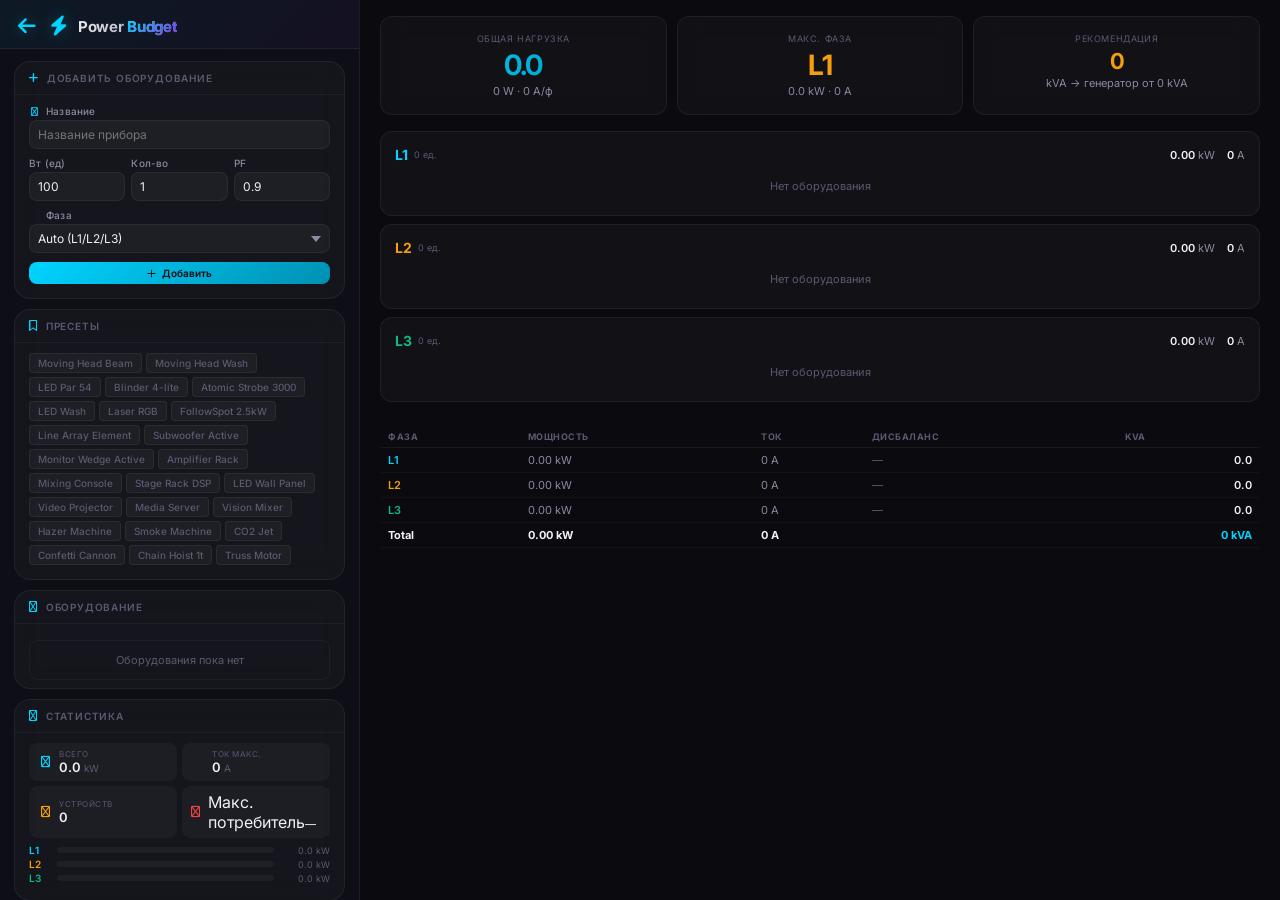
<file: tools/power-budget/index.html>
<!DOCTYPE html>
<html lang="ru">
<head>
<meta charset="UTF-8">
<meta name="viewport" content="width=device-width, initial-scale=1.0">
<title>Power Budget — S.T.A.G.E. PRO ToolKit</title>
<link rel="preconnect" href="https://fonts.googleapis.com">
<link rel="preconnect" href="https://fonts.gstatic.com" crossorigin>
<link href="https://fonts.googleapis.com/css2?family=Inter:wght@300;400;500;600;700;800&display=swap" rel="stylesheet">
<link rel="stylesheet" href="https://cdnjs.cloudflare.com/ajax/libs/font-awesome/6.5.1/css/all.min.css" crossorigin="anonymous">
<style>
*,*::before,*::after{margin:0;padding:0;box-sizing:border-box}
:root{--bg:#0a0a0f;--bg2:#0e0e16;--bg-card:rgba(255,255,255,0.03);--border:rgba(255,255,255,0.06);--border-hover:rgba(255,255,255,0.12);--text:#f0f0f5;--text2:#8a8aa0;--text3:#5a5a72;--cyan:#00d4ff;--purple:#7c3aed;--orange:#f59e0b;--green:#10b981;--red:#ef4444;--pink:#ec4899;--shadow:0 8px 32px rgba(0,0,0,0.4);--glow:0 0 20px rgba(0,212,255,0.15);--rs:8px;--rm:12px;--rl:16px;--t:.2s ease;--font:'Inter',-apple-system,sans-serif;--sb:360px}
html,body{height:100%;overflow:hidden}
body{opacity:0;transition:opacity .5s ease;font-family:var(--font);background:var(--bg);color:var(--text);-webkit-font-smoothing:antialiased;-moz-osx-font-smoothing:grayscale}
body.loaded{opacity:1}
::-webkit-scrollbar{width:5px;height:5px}
::-webkit-scrollbar-track{background:transparent}
::-webkit-scrollbar-thumb{background:rgba(255,255,255,0.08);border-radius:3px}
#app{display:flex;height:100vh;width:100vw;overflow:hidden}
#sidebar{width:var(--sb);min-width:var(--sb);height:100vh;overflow-y:auto;background:var(--bg2);border-right:1px solid var(--border);display:flex;flex-direction:column;z-index:10}
.sidebar-header{padding:16px 18px 12px;display:flex;align-items:center;gap:10px;border-bottom:1px solid var(--border);flex-shrink:0;background:linear-gradient(135deg,rgba(0,212,255,0.06),rgba(124,58,237,0.06))}
.sidebar-header i{font-size:20px;color:var(--cyan);filter:drop-shadow(0 0 8px rgba(0,212,255,0.3))}
.sidebar-header h1{font-size:15px;font-weight:700;letter-spacing:-.3px;background:linear-gradient(135deg,#f0f0f5,#8a8aa0);-webkit-background-clip:text;-webkit-text-fill-color:transparent}
.sidebar-header h1 span{background:linear-gradient(135deg,var(--cyan),var(--purple));-webkit-background-clip:text;-webkit-text-fill-color:transparent}
.sidebar-scroll{padding:12px 14px 20px;flex:1;overflow-y:auto;display:flex;flex-direction:column;gap:10px}
.card{background:var(--bg-card);backdrop-filter:blur(12px);-webkit-backdrop-filter:blur(12px);border:1px solid var(--border);border-radius:var(--rl);transition:transform var(--t),box-shadow var(--t),border-color var(--t)}
.card:hover{transform:translateY(-1px);box-shadow:var(--shadow),var(--glow);border-color:var(--border-hover)}
.card-header{display:flex;align-items:center;gap:8px;padding:10px 14px;font-size:10px;font-weight:600;text-transform:uppercase;letter-spacing:.8px;color:var(--text3);border-bottom:1px solid rgba(255,255,255,0.04)}
.card-header i{font-size:11px;color:var(--cyan)}
.card-body{padding:10px 14px 14px}
.form-group{margin-bottom:8px}
.form-group:last-child{margin-bottom:0}
.form-label{display:flex;align-items:center;gap:5px;font-size:10px;font-weight:500;color:var(--text2);margin-bottom:3px;letter-spacing:.2px}
.form-label i{font-size:9px;color:var(--cyan);width:12px;text-align:center}
.row-2{display:grid;grid-template-columns:1fr 1fr;gap:6px}
.row-3{display:grid;grid-template-columns:1fr 1fr 1fr;gap:6px}
.row-4{display:grid;grid-template-columns:1fr 1fr 1fr 1fr;gap:6px}
input[type="number"],input[type="text"],select{width:100%;padding:6px 8px;background:rgba(255,255,255,0.04);border:1px solid var(--border);border-radius:var(--rs);color:var(--text);font-family:var(--font);font-size:12px;transition:border-color var(--t),box-shadow var(--t);outline:none;-moz-appearance:textfield}
input[type="number"]::-webkit-inner-spin-button{-webkit-appearance:none;margin:0}
input:focus,select:focus{border-color:var(--cyan);box-shadow:0 0 0 2px rgba(0,212,255,0.1)}
select{cursor:pointer;appearance:none;background-image:url("data:image/svg+xml,%3Csvg xmlns='http://www.w3.org/2000/svg' width='10' height='6' fill='%238a8aa0'%3E%3Cpath d='M0 0l5 6 5-6z'/%3E%3C/svg%3E");background-repeat:no-repeat;background-position:right 8px center;padding-right:24px;font-size:12px}
select option{background:#14141f;color:var(--text)}
.btn{display:inline-flex;align-items:center;justify-content:center;gap:6px;padding:7px 12px;border:none;border-radius:var(--rs);font-family:var(--font);font-size:11px;font-weight:600;cursor:pointer;transition:all var(--t);position:relative;overflow:hidden;user-select:none;white-space:nowrap}
.btn-primary{background:linear-gradient(135deg,var(--cyan),#0090b3);color:#0a0a0f}
.btn-primary:hover{box-shadow:0 0 20px rgba(0,212,255,0.3);transform:translateY(-1px)}
.btn-secondary{background:rgba(255,255,255,0.06);color:var(--text2);border:1px solid var(--border)}
.btn-secondary:hover{background:rgba(255,255,255,0.1);color:var(--text);border-color:var(--border-hover)}
.btn-danger{background:rgba(239,68,68,0.1);border:1px solid rgba(239,68,68,0.2);color:var(--red)}
.btn-danger:hover{background:rgba(239,68,68,0.2)}
.btn-block{width:100%}
.btn-sm{padding:5px 8px;font-size:10px}
.preset-grid{display:flex;flex-wrap:wrap;gap:4px}
.preset-chip{padding:3px 8px;font-size:10px;font-weight:500;border-radius:4px;background:rgba(255,255,255,0.04);border:1px solid var(--border);color:var(--text3);cursor:pointer;transition:all var(--t);user-select:none;white-space:nowrap}
.preset-chip:hover{background:rgba(0,212,255,0.08);border-color:var(--cyan);color:var(--cyan)}
.table-wrap{overflow-x:auto;margin-top:6px;border-radius:var(--rs);border:1px solid rgba(255,255,255,0.04)}
.dev-table{width:100%;border-collapse:collapse;font-size:11px}
.dev-table th{text-align:left;padding:5px 6px;font-size:9px;color:var(--text3);text-transform:uppercase;letter-spacing:.5px;border-bottom:1px solid var(--border);font-weight:600;background:rgba(255,255,255,0.02);white-space:nowrap}
.dev-table td{padding:4px 6px;border-bottom:1px solid rgba(255,255,255,0.03);color:var(--text2);font-size:10px;vertical-align:middle}
.dev-table tr:hover td{background:rgba(255,255,255,0.02)}
.dev-table .cat-dot{display:inline-block;width:8px;height:8px;border-radius:50%;margin-right:3px;vertical-align:middle}
.dev-table input, .dev-table select{background:transparent;border:1px solid transparent;color:var(--text);font-family:var(--font);font-size:10px;padding:2px 3px;border-radius:3px;width:100%;min-width:28px;outline:none;transition:border-color var(--t)}
.dev-table input:focus, .dev-table select:focus{border-color:var(--cyan);background:rgba(0,212,255,0.04)}
.dev-table select{background-image:none;padding:2px 3px}
.dev-table .phase-tag{display:inline-block;padding:1px 6px;border-radius:3px;font-size:9px;font-weight:600}
.dev-table .phase-L1{background:rgba(0,212,255,0.12);color:var(--cyan)}
.dev-table .phase-L2{background:rgba(245,158,11,0.12);color:var(--orange)}
.dev-table .phase-L3{background:rgba(16,185,129,0.12);color:var(--green)}
.dev-table .phase-auto{background:rgba(255,255,255,0.04);color:var(--text3)}
.dev-table .actions{display:flex;gap:2px}
.dev-table .actions button{padding:2px 4px;font-size:9px;border:none;border-radius:3px;cursor:pointer;background:rgba(255,255,255,0.04);color:var(--text3);transition:all var(--t)}
.dev-table .actions button:hover{background:rgba(0,212,255,0.1);color:var(--cyan)}
.dev-table .actions .btn-del:hover{background:rgba(239,68,68,0.15);color:var(--red)}
.stat-grid{display:grid;grid-template-columns:1fr 1fr;gap:5px}
.stat-item{background:rgba(255,255,255,0.03);border-radius:var(--rs);padding:6px 8px;display:flex;align-items:center;gap:6px}
.stat-item i{font-size:12px;width:16px;text-align:center}
.stat-item .stat-info{display:flex;flex-direction:column}
.stat-item .stat-label{font-size:8px;color:var(--text3);text-transform:uppercase;letter-spacing:.5px}
.stat-item .stat-value{font-size:13px;font-weight:600}
.phase-preview{margin-top:6px}
.phase-preview-item{display:flex;align-items:center;gap:6px;margin-bottom:2px;font-size:10px}
.phase-preview-item .pp-name{color:var(--text2);min-width:22px;font-weight:600}
.phase-preview-item .pp-val{color:var(--text3);min-width:50px;text-align:right;font-size:9px}
/* Main */
#main{flex:1;height:100vh;display:flex;flex-direction:column;overflow:hidden}
#viewer{padding:16px 20px;overflow-y:auto;flex:1}
/* Summary */
.summary-grid{display:grid;grid-template-columns:repeat(3,1fr);gap:10px;margin-bottom:16px}
.summary-card{background:var(--bg-card);backdrop-filter:blur(12px);border:1px solid var(--border);border-radius:var(--rm);padding:16px;text-align:center}
.summary-card .sc-label{font-size:9px;color:var(--text3);text-transform:uppercase;letter-spacing:.6px;margin-bottom:4px}
.summary-card .sc-value{font-size:28px;font-weight:700;letter-spacing:-1px}
.summary-card .sc-sub{font-size:11px;color:var(--text2);margin-top:2px}
.summary-card.total .sc-value{background:linear-gradient(135deg,var(--cyan),#0090b3);-webkit-background-clip:text;-webkit-text-fill-color:transparent}
.summary-card.generator .sc-value{color:var(--orange)}
.summary-card.headroom .sc-value{color:var(--green)}
/* Phase bars */
.phase-section{margin-bottom:16px}
.phase-card{background:var(--bg-card);border:1px solid var(--border);border-radius:var(--rm);padding:14px;margin-bottom:8px}
.phase-card:last-child{margin-bottom:0}
.phase-header{display:flex;justify-content:space-between;align-items:center;margin-bottom:8px}
.phase-label{font-size:14px;font-weight:700;display:flex;align-items:center;gap:6px}
.phase-stats{display:flex;gap:12px;font-size:11px}
.phase-stat{color:var(--text2)}
.phase-stat strong{color:var(--text);font-weight:600}
.phase-bar-wrap{height:32px;border-radius:6px;overflow:hidden;display:flex;background:rgba(255,255,255,0.02)}
.phase-seg{height:100%;display:flex;align-items:center;justify-content:center;font-size:7px;color:rgba(255,255,255,0.8);font-weight:600;cursor:pointer;transition:opacity .15s;overflow:hidden;position:relative;min-width:2px}
.phase-seg:hover{opacity:.85;z-index:2}
.phase-seg .seg-tooltip{position:absolute;bottom:calc(100% + 4px);left:50%;transform:translateX(-50%);background:rgba(10,10,15,0.95);backdrop-filter:blur(8px);border:1px solid var(--border);border-radius:6px;padding:4px 8px;font-size:10px;color:var(--text);white-space:nowrap;pointer-events:none;opacity:0;transition:opacity .15s;z-index:10;box-shadow:0 4px 12px rgba(0,0,0,0.4);min-width:80px;text-align:center}
.phase-seg:hover .seg-tooltip{opacity:1}
.phase-empty{color:var(--text3);font-size:11px;padding:8px;text-align:center}
/* Summary table */
.summary-table{width:100%;border-collapse:collapse;margin-top:8px;font-size:11px}
.summary-table th{text-align:left;padding:5px 8px;font-size:9px;color:var(--text3);text-transform:uppercase;letter-spacing:.5px;border-bottom:1px solid var(--border)}
.summary-table td{padding:5px 8px;border-bottom:1px solid rgba(255,255,255,0.03);color:var(--text2);font-size:11px}
.summary-table td:last-child{text-align:right;font-weight:600;color:var(--text)}
/* Cable calculator */
.cable-section{margin-top:16px;border-top:1px solid var(--border);padding-top:14px}
.cable-section h3{font-size:12px;font-weight:700;margin-bottom:8px;display:flex;align-items:center;gap:6px}
.cable-section h3 i{color:var(--cyan);font-size:13px}
#summaryTableWrap{overflow-x:auto}
#cableSection table{display:block;overflow-x:auto}
.cable-grid{display:grid;grid-template-columns:1fr 1fr;gap:8px;margin-bottom:8px}
.cable-result{background:rgba(0,212,255,0.04);border:1px solid rgba(0,212,255,0.1);border-radius:var(--rs);padding:10px;margin-top:6px}
.cable-result .cr-row{display:flex;justify-content:space-between;font-size:11px;padding:2px 0;color:var(--text2)}
.cable-result .cr-row strong{color:var(--text)}
.cable-result .cr-head{font-weight:700;color:var(--cyan);font-size:14px;margin-bottom:4px;display:block}
.cable-table{width:100%;border-collapse:collapse;margin-top:8px;font-size:10px}
.cable-table th{text-align:center;padding:4px 6px;font-size:8px;color:var(--text3);text-transform:uppercase;letter-spacing:.4px;border-bottom:1px solid var(--border)}
.cable-table td{text-align:center;padding:4px 6px;border-bottom:1px solid rgba(255,255,255,0.03);color:var(--text2)}
.cable-table tr.current td{background:rgba(0,212,255,0.06);font-weight:600;color:var(--text)}
.cable-table tr.current td:first-child{color:var(--cyan)}
/* Actions */
.actions{display:flex;flex-direction:column;gap:5px}
.actions .btn-row{display:grid;grid-template-columns:1fr 1fr;gap:5px}
/* Toast / Modal (same as DMX) */
#toast-container{position:fixed;top:12px;right:12px;z-index:9999;display:flex;flex-direction:column;gap:6px;pointer-events:none}
.toast{pointer-events:auto;padding:8px 14px;border-radius:var(--rm);backdrop-filter:blur(16px);display:flex;align-items:center;gap:8px;font-size:12px;font-weight:500;box-shadow:0 8px 32px rgba(0,0,0,0.5);transform:translateX(120%);opacity:0;transition:all .35s cubic-bezier(.34,1.56,.64,1);max-width:360px;border:1px solid}
.toast.show{transform:translateX(0);opacity:1}
.toast-success{background:rgba(16,185,129,0.15);border-color:rgba(16,185,129,0.3);color:var(--green)}
.toast-error{background:rgba(239,68,68,0.15);border-color:rgba(239,68,68,0.3);color:var(--red)}
.toast-info{background:rgba(0,212,255,0.12);border-color:rgba(0,212,255,0.2);color:var(--cyan)}
.toast i{font-size:14px}
.toast .toast-close{margin-left:auto;cursor:pointer;opacity:.5;background:none;border:none;color:inherit;padding:0 4px;font-size:11px}
.toast-close:hover{opacity:1}
#modal-overlay{display:none;position:fixed;inset:0;z-index:9998;background:rgba(0,0,0,0.6);backdrop-filter:blur(4px);align-items:center;justify-content:center}
#modal-overlay.open{display:flex}
#modal{background:linear-gradient(145deg,#14141f,#1a1a2e);border:1px solid var(--border);border-radius:var(--rl);padding:20px;max-width:400px;width:90%;box-shadow:0 24px 80px rgba(0,0,0,0.6)}
#modal h3{font-size:15px;margin-bottom:6px;display:flex;align-items:center;gap:8px}
#modal p{font-size:12px;color:var(--text2);margin-bottom:14px;line-height:1.5}
#modal .btn-row{display:flex;gap:6px;justify-content:flex-end}
.ripple{position:absolute;border-radius:50%;background:rgba(255,255,255,0.25);transform:scale(0);animation:rippleAnim .6s ease-out;pointer-events:none}
@keyframes rippleAnim{to{transform:scale(4);opacity:0}}
/* Responsive */
@media(max-width:900px){#sidebar{width:300px;min-width:300px}#viewer{padding:12px}}
@media(max-width:700px){#app{flex-direction:column}#sidebar{width:100%;min-width:0;height:auto;max-height:45vh;border-right:none;border-bottom:1px solid var(--border)}.sidebar-header{padding:12px 14px}.sidebar-header h1{font-size:14px}.sidebar-scroll{padding:10px;gap:8px}#main{height:55vh}#viewer{padding:10px}.summary-grid{grid-template-columns:1fr}.stat-grid{grid-template-columns:1fr 1fr}.cable-grid{grid-template-columns:1fr}.btn{min-height:44px}input[type="number"],input[type="text"],select{min-height:44px}.card-header{cursor:pointer;user-select:none}.card-header::after{content:'\f078';font-family:'Font Awesome 6 Free';font-weight:900;font-size:9px;color:var(--text3);margin-left:auto;transition:transform .2s}.card-header.collapsed::after{transform:rotate(-90deg)}.card-header.collapsed+.card-body{display:none}}
@media(max-width:480px){#sidebar{max-height:40vh}.sidebar-scroll{padding:8px;gap:6px}.row-2,.row-3,.row-4{grid-template-columns:1fr}#toast-container{top:auto;bottom:12px;right:12px;left:12px}.toast{max-width:100%}}
</style>
</head>
<body>
<div id="app">
  <aside id="sidebar">
    <div class="sidebar-header">
      <a href="../../index.html" style="display:inline-flex;align-items:center;gap:5px;color:var(--text3);text-decoration:none;font-size:10px;margin-right:4px;transition:color .2s" onmouseover="this.style.color='var(--cyan)'" onmouseout="this.style.color=''"><i class="fa-solid fa-arrow-left"></i></a>
      <i class="fa-solid fa-bolt"></i>
      <h1>Power <span>Budget</span></h1>
    </div>
    <div class="sidebar-scroll">

      <!-- Add device -->
      <div class="card">
        <div class="card-header"><i class="fa-solid fa-plus"></i> Добавить оборудование</div>
        <div class="card-body">
          <div class="form-group">
            <label class="form-label"><i class="fa-regular fa-tag"></i> Название</label>
            <input type="text" id="devName" placeholder="Название прибора" maxlength="40">
          </div>
          <div class="row-3">
            <div class="form-group">
              <label class="form-label">Вт (ед)</label>
              <input type="number" id="devPower" value="100" min="1" max="100000" step="10">
            </div>
            <div class="form-group">
              <label class="form-label">Кол-во</label>
              <input type="number" id="devQty" value="1" min="1" max="999" step="1">
            </div>
            <div class="form-group">
              <label class="form-label">PF</label>
              <input type="number" id="devPF" value="0.9" min="0.5" max="1" step="0.05">
            </div>
          </div>
          <div class="form-group">
            <label class="form-label"><i class="fa-regular fa-arrows-split"></i> Фаза</label>
            <select id="devPhase"><option value="auto">Auto (L1/L2/L3)</option><option value="L1">L1</option><option value="L2">L2</option><option value="L3">L3</option></select>
          </div>
          <button class="btn btn-primary btn-block btn-sm" id="btnAddDevice"><i class="fa-regular fa-plus"></i> Добавить</button>
        </div>
      </div>

      <!-- Presets -->
      <div class="card">
        <div class="card-header"><i class="fa-regular fa-bookmark"></i> Пресеты</div>
        <div class="card-body">
          <div class="preset-grid" id="presetGrid"></div>
        </div>
      </div>

      <!-- Device table -->
      <div class="card">
        <div class="card-header"><i class="fa-regular fa-table-list"></i> Оборудование <span id="devCount" style="font-weight:400;text-transform:none;letter-spacing:0;color:var(--text3);margin-left:4px"></span></div>
        <div class="card-body" style="padding-bottom:8px">
          <div id="devTableWrap" class="table-wrap"></div>
        </div>
      </div>

      <!-- Stats -->
      <div class="card">
        <div class="card-header"><i class="fa-regular fa-chart-simple"></i> Статистика</div>
        <div class="card-body">
          <div class="stat-grid" id="statGrid"></div>
          <div class="phase-preview" id="phasePreview"></div>
        </div>
      </div>

      <!-- Actions -->
      <div class="card">
        <div class="card-body actions">
          <button class="btn btn-primary btn-sm btn-block" id="btnBalance"><i class="fa-regular fa-scale-balanced"></i> Auto-Balance</button>
          <button class="btn btn-secondary btn-sm btn-block" id="btnCalcToggle"><i class="fa-regular fa-cable-car"></i> Калькулятор кабеля</button>
          <div class="btn-row">
            <button class="btn btn-secondary btn-sm" id="btnRefresh"><i class="fa-regular fa-rotate"></i> Обновить</button>
            <button class="btn btn-secondary btn-sm" id="btnExportCSV"><i class="fa-regular fa-file-csv"></i> CSV</button>
          </div>
          <button class="btn btn-danger btn-sm btn-block" id="btnReset"><i class="fa-regular fa-trash-can"></i> Сброс</button>
        </div>
      </div>

    </div>
  </aside>

  <main id="main">
    <div id="viewer">

      <!-- Summary cards -->
      <div class="summary-grid" id="summaryGrid"></div>

      <!-- Phase bars -->
      <div class="phase-section" id="phaseSection"></div>

      <!-- Summary table -->
      <div id="summaryTableWrap"></div>

      <!-- Cable calculator -->
      <div id="cableSection" class="cable-section" style="display:none"></div>

    </div>
  </main>
</div>

<div id="toast-container"></div>

<div id="modal-overlay">
  <div id="modal">
    <h3><i class="fa-regular fa-triangle-exclamation"></i> Сбросить всё?</h3>
    <p>Все устройства и настройки будут удалены.</p>
    <div class="btn-row">
      <button class="btn btn-secondary" id="modalCancel">Отмена</button>
      <button class="btn btn-danger" id="modalConfirm"><i class="fa-regular fa-trash-can"></i> Сбросить</button>
    </div>
  </div>
</div>

<script>
(function(){
'use strict';

var V_PHASE = 230;
var V_LINE = 400;
var GAMMA = 57;

var CAT_COLORS = {
  light: '#eab308', sound: '#3b82f6', video: '#ef4444',
  fx: '#a855f7', rig: '#f97316'
};

var CABLE_SPECS = [
  { mm2: 1.5,  amp: 10  }, { mm2: 2.5,  amp: 16  }, { mm2: 4,    amp: 25  },
  { mm2: 6,    amp: 32  }, { mm2: 10,   amp: 42  }, { mm2: 16,   amp: 63  },
  { mm2: 25,   amp: 80  }, { mm2: 35,   amp: 100 }, { mm2: 50,   amp: 125 },
  { mm2: 70,   amp: 160 }, { mm2: 95,   amp: 200 }
];

var DEFAULT_PRESETS = [
  {name:'Moving Head Beam',power:350,cat:'light',pf:0.9},{name:'Moving Head Wash',power:400,cat:'light',pf:0.9},
  {name:'LED Par 54',power:150,cat:'light',pf:0.95},{name:'Blinder 4-lite',power:800,cat:'light',pf:1},
  {name:'LED Wash',power:200,cat:'light',pf:0.95},{name:'Hazer Machine',power:400,cat:'fx',pf:0.9},
  {name:'Line Array Element',power:800,cat:'sound',pf:0.85},{name:'Subwoofer Active',power:1200,cat:'sound',pf:0.85},
  {name:'Monitor Wedge',power:500,cat:'sound',pf:0.85},{name:'LED Wall Panel',power:200,cat:'video',pf:0.95},
  {name:'Video Projector',power:1500,cat:'video',pf:0.9},{name:'Chain Hoist',power:2000,cat:'rig',pf:0.8}
];

var state = {devices:[],nextId:1,cableDist:50,cableDrop:3};
var cableVisible = false;
var presets = [];

function $(s){return document.querySelector(s)}
function deepClone(o){return JSON.parse(JSON.stringify(o))}

function toast(m,t,d){t=t||'success';d=d||3000;var icons={success:'fa-regular fa-circle-check',error:'fa-regular fa-circle-xmark',info:'fa-regular fa-circle-info'};var c=$('#toast-container');var el=document.createElement('div');el.className='toast toast-'+t;el.innerHTML='<i class="'+(icons[t]||icons.info)+'"></i><span>'+m+'</span><button class="toast-close">&times;</button>';c.appendChild(el);requestAnimationFrame(function(){requestAnimationFrame(function(){el.classList.add('show')})});var close=function(){el.classList.remove('show');setTimeout(function(){el.remove()},400)};el.querySelector('.toast-close').addEventListener('click',close);setTimeout(close,d)}

function saveState(){try{localStorage.setItem('pw_state',JSON.stringify(state))}catch(e){}}
function loadState(){
  try{var raw=localStorage.getItem('pw_state');if(raw){state=Object.assign({devices:[],nextId:1,cableDist:50,cableDrop:3},JSON.parse(raw));return}}catch(e){}
  state={devices:[],nextId:1,cableDist:50,cableDrop:3};
}
function loadLibrary(){
  fetch('data/equipment.json').then(function(r){return r.json()}).then(function(d){presets=(d.presets||[]).slice();renderPresets()}).catch(function(){presets=DEFAULT_PRESETS.slice();renderPresets()});
}

// CRUD
function addDevice(name,power,qty,phase,pf){
  if(!name||!power||!qty){toast('Заполните поля','error');return null;}
  power=parseInt(power,10);qty=parseInt(qty,10);pf=parseFloat(pf)||0.9;
  if(power<1||qty<1){toast('Некорректные значения','error');return null;}
  var d={id:state.nextId++,name:name,power:power,qty:qty,phase:phase||'auto',pf:pf,cat:'custom'};
  state.devices.push(d);
  saveState();render();toast('Добавлено: '+name,'success');
  return d;
}
function removeDevice(id){state.devices=state.devices.filter(function(d){return d.id!==id});saveState();render()}
function moveDevice(id,dir){
  var i=state.devices.findIndex(function(d){return d.id===id});
  if(i<0)return;var j=i+(dir==='up'?-1:1);
  if(j<0||j>=state.devices.length)return;
  var tmp=state.devices[i];state.devices[i]=state.devices[j];state.devices[j]=tmp;saveState();render();
}
function updateDevice(id,field,val){
  var d=state.devices.find(function(x){return x.id===id});if(!d)return;
  if(field==='name')d.name=String(val).trim()||d.name;
  else if(field==='power'){var v=parseInt(val,10);if(v>0)d.power=v;}
  else if(field==='qty'){var v=parseInt(val,10);if(v>0)d.qty=v;}
  else if(field==='phase'){if(['L1','L2','L3','auto'].indexOf(val)>=0)d.phase=val;}
  else if(field==='pf'){var v=parseFloat(val);if(v>=0.5&&v<=1)d.pf=v;}
  saveState();render();
}

// Phase calculations
function getPhasePower(){
  var p={L1:0,L2:0,L3:0};
  state.devices.forEach(function(d){
    var ph=d.phase==='auto'?'L1':d.phase;
    p[ph]+=d.power*d.qty;
  });
  return p;
}
function getPhaseDevices(){
  var d={L1:[],L2:[],L3:[]};
  state.devices.forEach(function(dev){
    d[dev.phase==='auto'?'L1':dev.phase].push(dev);
  });
  return d;
}
function getTotalPower(){var t=0;state.devices.forEach(function(d){t+=d.power*d.qty});return t}
function getPhaseCurrent(power){return Math.round(power/V_PHASE*10)/10}
function getLineCurrent(totalPower,pf){return Math.round(totalPower/(Math.sqrt(3)*V_LINE*(pf||0.9))*10)/10}
function getApparentPower(totalPower,pf){return Math.round(totalPower/(pf||0.9)/10)/10}

function autoBalance(){
  var phases={L1:0,L2:0,L3:0};
  var nextId=state.nextId;
  var balanced=[];

  function addBalanced(name,power,qty,pf,cat,phase){
    var existing=balanced.find(function(b){
      return b.name===name&&b.power===power&&b.pf===pf&&b.cat===cat&&b.phase===phase;
    });
    if(existing){existing.qty+=qty;return;}
    balanced.push({id:nextId++,name:name,power:power,qty:qty,phase:phase,pf:pf,cat:cat});
  }

  state.devices.forEach(function(d){
    for(var i=0;i<d.qty;i++){
      var min=Object.keys(phases).sort(function(a,b){return phases[a]-phases[b]})[0];
      addBalanced(d.name,d.power,1,d.pf,d.cat||'custom',min);
      phases[min]+=d.power;
    }
  });

  state.devices=balanced;
  state.nextId=nextId;
  saveState();render();
  toast('Auto-Balance: каждый прибор распределён по фазам','success');
}

function render(){
  renderDevTable();
  renderStats();
  renderSummary();
  renderPhases();
  renderCableCalc();
  var c=state.devices.length;
  $('#devCount').textContent=c?'('+c+')':'';
}

function renderDevTable(){
  var wrap=$('#devTableWrap');
  if(state.devices.length===0){wrap.innerHTML='<div style="font-size:11px;color:var(--text3);padding:12px;text-align:center">Оборудования пока нет</div>';return;}
  wrap.innerHTML='<table class="dev-table"><thead><tr><th>#</th><th>Название</th><th>Вт</th><th>×</th><th>Всего</th><th>Фаза</th><th style="width:46px"></th></tr></thead><tbody>'+state.devices.map(function(d,i){
    var total=d.power*d.qty;
    var phClass=d.phase==='auto'?'phase-auto':'phase-'+d.phase;
    return '<tr data-id="'+d.id+'"><td>'+(i+1)+'</td>'+
      '<td><input data-field="name" value="'+d.name.replace(/"/g,'&quot;')+'" title="Редактировать"></td>'+
      '<td><input type="number" data-field="power" value="'+d.power+'" min="1"></td>'+
      '<td><input type="number" data-field="qty" value="'+d.qty+'" min="1"></td>'+
      '<td style="font-weight:600;color:var(--text)">'+total+'</td>'+
      '<td><select data-field="phase"><option value="auto"'+(d.phase==='auto'?' selected':'')+'>Auto</option><option value="L1"'+(d.phase==='L1'?' selected':'')+'>L1</option><option value="L2"'+(d.phase==='L2'?' selected':'')+'>L2</option><option value="L3"'+(d.phase==='L3'?' selected':'')+'>L3</option></select></td>'+
      '<td class="actions"><button class="btn-move-up" data-id="'+d.id+'" title="Вверх"><i class="fa-solid fa-chevron-up"></i></button><button class="btn-move-down" data-id="'+d.id+'" title="Вниз"><i class="fa-solid fa-chevron-down"></i></button><button class="btn-del" data-id="'+d.id+'" title="Удалить"><i class="fa-solid fa-xmark"></i></button></td></tr>';
  }).join('')+'</tbody></table>';

  wrap.querySelectorAll('input').forEach(function(inp){
    inp.addEventListener('blur',function(){var tr=this.closest('tr');if(tr)updateDevice(parseInt(tr.dataset.id,10),this.dataset.field,this.value)});
    inp.addEventListener('keydown',function(e){if(e.key==='Enter')this.blur();if(e.key==='Escape'){this.value=this.defaultValue;this.blur()}});
  });
  wrap.querySelectorAll('select').forEach(function(sel){
    sel.addEventListener('change',function(){var tr=this.closest('tr');if(tr)updateDevice(parseInt(tr.dataset.id,10),this.dataset.field,this.value)});
  });
  wrap.querySelectorAll('.btn-move-up').forEach(function(b){b.addEventListener('click',function(e){e.stopPropagation();moveDevice(parseInt(this.dataset.id,10),'up')})});
  wrap.querySelectorAll('.btn-move-down').forEach(function(b){b.addEventListener('click',function(e){e.stopPropagation();moveDevice(parseInt(this.dataset.id,10),'down')})});
  wrap.querySelectorAll('.btn-del').forEach(function(b){b.addEventListener('click',function(e){e.stopPropagation();removeDevice(parseInt(this.dataset.id,10))})});
}

function renderStats(){
  var grid=$('#statGrid');var preview=$('#phasePreview');
  var total=getTotalPower();
  var pp=getPhasePower();
  var phases=[{n:'L1',w:pp.L1},{n:'L2',w:pp.L2},{n:'L3',w:pp.L3}];
  var max=Math.max(pp.L1,pp.L2,pp.L3,1);
  var maxA=getPhaseCurrent(max);
  var totalA=getPhaseCurrent(total);
  var maxDev={name:'—',power:0};
  state.devices.forEach(function(d){if(d.power*d.qty>maxDev.power)maxDev={name:d.name,power:d.power*d.qty}});
  grid.innerHTML='<div class="stat-item"><i class="fa-regular fa-bolt" style="color:var(--cyan)"></i><div class="stat-info"><span class="stat-label">Всего</span><span class="stat-value">'+(total/1000).toFixed(1)+' <span style="font-size:10px;font-weight:400;color:var(--text3)">kW</span></span></div></div>'+
    '<div class="stat-item"><i class="fa-regular fa-waveform" style="color:var(--purple)"></i><div class="stat-info"><span class="stat-label">Ток макс.</span><span class="stat-value">'+maxA+' <span style="font-size:10px;font-weight:400;color:var(--text3)">A</span></span></div></div>'+
    '<div class="stat-item"><i class="fa-regular fa-cube" style="color:var(--orange)"></i><div class="stat-info"><span class="stat-label">Устройств</span><span class="stat-value">'+state.devices.length+'</span></div></div>'+
    '<div style="background:rgba(255,255,255,0.03);border-radius:var(--rs);padding:6px 8px;display:flex;align-items:center;gap:6px"><i class="fa-regular fa-arrow-trend-up" style="color:var(--red);font-size:12px;width:16px;text-align:center"></i><div class="stat-info"><span class="stat-label">Макс. потребитель</span><span class="stat-value" style="font-size:11px">'+(maxDev.power>0?maxDev.name+' ('+maxDev.power+' Вт)':'—')+'</span></div></div>';
  preview.innerHTML=phases.map(function(p){
    var pct=Math.round(p.w/max*100);
    return '<div class="phase-preview-item"><span class="pp-name" style="color:'+(p.n==='L1'?'var(--cyan)':p.n==='L2'?'var(--orange)':'var(--green)')+'">'+p.n+'</span><div style="flex:1;height:6px;background:rgba(255,255,255,0.04);border-radius:3px;overflow:hidden"><div style="height:100%;width:'+pct+'%;background:'+(p.n==='L1'?'var(--cyan)':p.n==='L2'?'var(--orange)':'var(--green)')+';border-radius:3px"></div></div><span class="pp-val">'+(p.w/1000).toFixed(1)+' kW</span></div>';
  }).join('');
}

function renderSummary(){
  var grid=$('#summaryGrid');
  var phases=['L1','L2','L3'];
  var pp=getPhasePower();
  var total=getTotalPower();
  var pc=phases.map(function(p){return{name:p,power:pp[p],current:getPhaseCurrent(pp[p])}});
  var maxPhase=pc.slice().sort(function(a,b){return b.power-a.power})[0];
  var avg=total/3;
  var imbalance=phases.map(function(p){return{name:p,dev:pp[p]-avg}});
  var totalPfc=state.devices.reduce(function(s,d){return s+d.pf},0);
  var avgPf=state.devices.length>0?(state.devices.reduce(function(s,d){return s+d.pf},0)/state.devices.length):0.9;
  var appPower=getApparentPower(total,avgPf);
  var genRec=Math.ceil(appPower*1.25/5)*5;

  grid.innerHTML=
    '<div class="summary-card total"><div class="sc-label">Общая нагрузка</div><div class="sc-value">'+(total/1000).toFixed(1)+'</div><div class="sc-sub">'+total+' W &middot; '+getPhaseCurrent(total)+' A/ф</div></div>'+
    '<div class="summary-card headroom"><div class="sc-label">Макс. фаза</div><div class="sc-value" style="color:var(--orange)">'+maxPhase.name+'</div><div class="sc-sub">'+(maxPhase.power/1000).toFixed(1)+' kW &middot; '+maxPhase.current+' A</div></div>'+
    '<div class="summary-card generator"><div class="sc-label">Рекомендация</div><div class="sc-value" style="font-size:22px">'+appPower+'</div><div class="sc-sub">kVA &rarr; генератор от '+genRec+' kVA</div></div>';

  var imbalanceMax=0;
  imbalance.forEach(function(p){if(p.dev>0)imbalanceMax=Math.max(imbalanceMax,Math.round(p.dev/maxPhase.power*100));});
  var tbl=$('#summaryTableWrap');
  tbl.innerHTML='<table class="summary-table"><thead><tr><th>Фаза</th><th>Мощность</th><th>Ток</th><th>Дисбаланс</th><th>kVA</th></tr></thead><tbody>'+
    pc.map(function(p){
      var imb=imbalance.find(function(x){return x.name===p.name});
      var ib=imb?Math.round(imb.dev/maxPhase.power*100):0;
      var ibStr=ib>0?'<span style="color:var(--red)">+'+ib+'%</span>':ib<0?'<span style="color:var(--green)">'+ib+'%</span>':'<span style="color:var(--text3)">—</span>';
      var col=p.name==='L1'?'var(--cyan)':p.name==='L2'?'var(--orange)':'var(--green)';
      return '<tr><td style="color:'+col+';font-weight:600">'+p.name+'</td><td>'+(p.power/1000).toFixed(2)+' kW</td><td>'+p.current+' A</td><td>'+ibStr+'</td><td>'+(getApparentPower(p.power,avgPf)).toFixed(1)+'</td></tr>';
    }).join('')+
    '<tr><td style="font-weight:700;color:var(--text)">Total</td><td style="font-weight:700;color:var(--text)">'+(total/1000).toFixed(2)+' kW</td><td style="font-weight:700;color:var(--text)">'+(getPhaseCurrent(total))+' A</td><td style="font-weight:700;color:var(--text)"></td><td style="font-weight:700;color:var(--cyan)">'+appPower+' kVA</td></tr>'+
    '</tbody></table>';
}

function renderPhases(){
  var section=$('#phaseSection');
  var phases=['L1','L2','L3'];
  var pp=getPhasePower();
  var maxPower=Math.max(pp.L1,pp.L2,pp.L3,1);
  var devs=getPhaseDevices();

  section.innerHTML=phases.map(function(ph){
    var pwr=pp[ph];var pct=Math.round(pwr/maxPower*100);
    var col=ph==='L1'?'var(--cyan)':ph==='L2'?'var(--orange)':'var(--green)';
    var cur=getPhaseCurrent(pwr);
    var items=devs[ph];
    var totalItems=items.reduce(function(s,d){return s+d.qty},0);
    var barHtml='';
    if(items.length===0){
      barHtml='<div class="phase-empty">Нет оборудования</div>';
    }else{
      barHtml='<div class="phase-bar-wrap">'+items.map(function(d){
        var segW=Math.max(2,Math.round(d.power*d.qty/maxPower*100));
        var cat=d.cat||'custom';
        var bg=CAT_COLORS[cat]||'#8a8aa0';
        var totalW=d.power*d.qty;
        return '<div class="phase-seg" style="flex:0 0 '+segW+'%;background:'+bg+'" title="'+d.name+' | '+(d.power)+' Вт × '+d.qty+' = '+totalW+' Вт"><span class="seg-tooltip">'+d.name+'<br>'+(d.power)+' Вт × '+d.qty+'<br>Всего: <strong>'+(totalW/1000).toFixed(2)+' kW</strong></span></div>';
      }).join('')+'</div>';
    }
    return '<div class="phase-card"><div class="phase-header"><div class="phase-label" style="color:'+col+'">'+ph+' <span style="font-size:9px;color:var(--text3);font-weight:400">'+totalItems+' ед.</span></div><div class="phase-stats"><span class="phase-stat"><strong>'+(pwr/1000).toFixed(2)+'</strong> kW</span><span class="phase-stat"><strong>'+cur+'</strong> A</span></div></div>'+barHtml+'</div>';
  }).join('');
}

function renderCableCalc(){
  var sec=$('#cableSection');
  if(!cableVisible){sec.style.display='none';return;}
  var pp=getPhasePower();
  var maxPhase=Math.max(pp.L1,pp.L2,pp.L3);
  var maxCur=getPhaseCurrent(maxPhase);
  var dist=state.cableDist||50;
  var drop=state.cableDrop||3;

  // Find cable
  var rec=null;
  for(var i=0;i<CABLE_SPECS.length;i++){if(CABLE_SPECS[i].amp>=maxCur){rec=CABLE_SPECS[i];break;}}
  if(!rec)rec=CABLE_SPECS[CABLE_SPECS.length-1];

  // Voltage drop for recommended cable
  var avgPf=state.devices.length>0?state.devices.reduce(function(s,d){return s+d.pf},0)/state.devices.length:0.9;
  var dropV=2*maxCur*dist*avgPf/(GAMMA*rec.mm2);
  var dropPct=Math.round(dropV/V_PHASE*1000)/10;
  var ok=dropPct<=drop;
  var cee=maxCur<=16?'16A CEE':maxCur<=32?'32A CEE':maxCur<=63?'63A CEE':maxCur<=80?'63A CEE':'125A CEE';

  sec.style.display='block';
  sec.innerHTML='<h3><i class="fa-regular fa-cable-car"></i> Калькулятор кабеля</h3>'+
    '<div class="cable-grid"><div class="form-group"><label class="form-label"><i class="fa-regular fa-ruler"></i> Длина линии (м)</label><input type="number" id="cableDist" value="'+dist+'" min="1" max="1000"></div>'+
    '<div class="form-group"><label class="form-label"><i class="fa-regular fa-percent"></i> Падение макс. (%)</label><input type="number" id="cableDrop" value="'+drop+'" min="1" max="10" step="0.5"></div></div>'+
    '<div class="cable-result"><span class="cr-head'+(ok?'':' style="color:var(--orange)"')+' '+(ok?'':'')+'">'+(rec?rec.mm2:'—')+' mm²</span>'+
    '<div class="cr-row"><span>Ток фазы (макс)</span><strong>'+maxCur+' A</strong></div>'+
    '<div class="cr-row"><span>Кабель</span><strong>'+rec.mm2+' mm² CU</strong></div>'+
    '<div class="cr-row"><span>Допуст. ток</span><strong>'+rec.amp+' A</strong></div>'+
    '<div class="cr-row"><span>Падение на '+dist+'м</span><strong style="color:'+(ok?'var(--green)':'var(--red)')+'">'+dropPct+'%'+(ok?' ✓':' ✗')+'</strong></div>'+
    '<div class="cr-row"><span>Разъём CEE</span><strong>'+cee+'</strong></div></div>'+
    '<table class="cable-table"><thead><tr><th>Сечение</th><th>Ток</th><th>Падение на '+dist+'м</th><th>Статус</th></tr></thead><tbody>'+
    CABLE_SPECS.map(function(c){
      var dv=2*maxCur*avgPf*dist/(GAMMA*c.mm2);
      var dp=Math.round(dv/V_PHASE*1000)/10;
      var ro=c.amp>=maxCur?(dp<=drop?'<span style="color:var(--green)">✓</span>':'<span style="color:var(--orange)">+сеч.</span>'):'<span style="color:var(--red)">✗</span>';
      var cls=c===rec?' class="current"':'';
      return '<tr'+cls+'><td>'+(c.m2||c.mm2).toFixed(1)+'</td><td>'+c.amp+' A</td><td>'+(dp>0?dp+'%':'—')+'</td><td>'+ro+'</td></tr>';
    }).join('')+'</tbody></table>';

  $('#cableDist').addEventListener('input',function(){state.cableDist=parseInt(this.value,10)||50;renderCableCalc();saveState()});
  $('#cableDrop').addEventListener('input',function(){state.cableDrop=parseFloat(this.value)||3;renderCableCalc();saveState()});
}

function renderPresets(){
  var grid=$('#presetGrid');if(!grid)return;
  var all=presets.slice();
  try{var raw=localStorage.getItem('pw_custom');if(raw){var c=JSON.parse(raw);c.forEach(function(p){all.push(p)})}}catch(e){}
  grid.innerHTML=all.map(function(p){
    return '<span class="preset-chip" data-power="'+p.power+'" data-pf="'+p.pf+'" data-name="'+p.name.replace(/"/g,'&quot;')+'" data-cat="'+p.cat+'">'+p.name+'</span>';
  }).join('');
  grid.querySelectorAll('.preset-chip').forEach(function(chip){
    chip.addEventListener('click',function(){
      $('#devName').value=this.dataset.name;$('#devPower').value=this.dataset.power;$('#devQty').value='4';$('#devPF').value=this.dataset.pf;
      $('#devName').focus();toast('Пресет: '+this.dataset.name,'info');
    });
  });
}

function exportCSV(){
  var lines=['#,Name,Power(W),Qty,Total(W),Phase,PF,Cat'];
  state.devices.forEach(function(d,i){lines.push((i+1)+',"'+d.name+'",'+d.power+','+d.qty+','+(d.power*d.qty)+','+d.phase+','+d.pf.toFixed(2)+','+(d.cat||'custom'))});
  var csv=lines.join('\n');
  if(navigator.clipboard&&navigator.clipboard.writeText){navigator.clipboard.writeText(csv).then(function(){toast('CSV скопирован','success')}).catch(function(){fallbackCopy(csv)})}else{fallbackCopy(csv)}
}
function fallbackCopy(t){var ta=document.createElement('textarea');ta.value=t;ta.style.position='fixed';ta.style.left='-9999px';document.body.appendChild(ta);ta.select();try{document.execCommand('copy');toast('CSV скопирован','success')}catch(e){toast('Ошибка','error')}document.body.removeChild(ta)}

// Ripple
document.querySelectorAll('.btn').forEach(function(b){
  b.addEventListener('click',function(e){
    var r=b.getBoundingClientRect();var s=Math.max(r.width,r.height);
    var sp=document.createElement('span');sp.className='ripple';
    sp.style.width=sp.style.height=s+'px';sp.style.left=(e.clientX-r.left-s/2)+'px';sp.style.top=(e.clientY-r.top-s/2)+'px';
    b.appendChild(sp);sp.addEventListener('animationend',function(){sp.remove()});
  });
});

// Modal
var modal=$('#modal-overlay');
$('#btnReset').addEventListener('click',function(){modal.classList.add('open')});
$('#modalCancel').addEventListener('click',function(){modal.classList.remove('open')});
$('#modalConfirm').addEventListener('click',function(){state={devices:[],nextId:1,cableDist:50,cableDrop:3};saveState();render();modal.classList.remove('open');toast('Сброшено','info')});
modal.addEventListener('click',function(e){if(e.target===this)this.classList.remove('open')});
document.addEventListener('keydown',function(e){if(e.key==='Escape')modal.classList.remove('open')});

// Actions
$('#btnAddDevice').addEventListener('click',function(){addDevice($('#devName').value,$('#devPower').value,$('#devQty').value,$('#devPhase').value,$('#devPF').value)});
$('#btnBalance').addEventListener('click',autoBalance);
$('#btnRefresh').addEventListener('click',render);
$('#btnExportCSV').addEventListener('click',exportCSV);
$('#btnCalcToggle').addEventListener('click',function(){
  cableVisible=!cableVisible;
  if(cableVisible)renderCableCalc();
  else $('#cableSection').style.display='none';
});

// Enter key on form
$('#devName').addEventListener('keydown',function(e){if(e.key==='Enter')$('#btnAddDevice').click()});

// Init
function initCollapse(){
  if(window.innerWidth>=700)return;
  document.querySelectorAll('.card-header').forEach(function(h){
    h.addEventListener('click',function(){h.classList.toggle('collapsed')});
  });
}

document.addEventListener('DOMContentLoaded',function(){loadState();loadLibrary();render();initCollapse();document.body.classList.add('loaded')});

})();
</script>
</body>
</html>
</file>
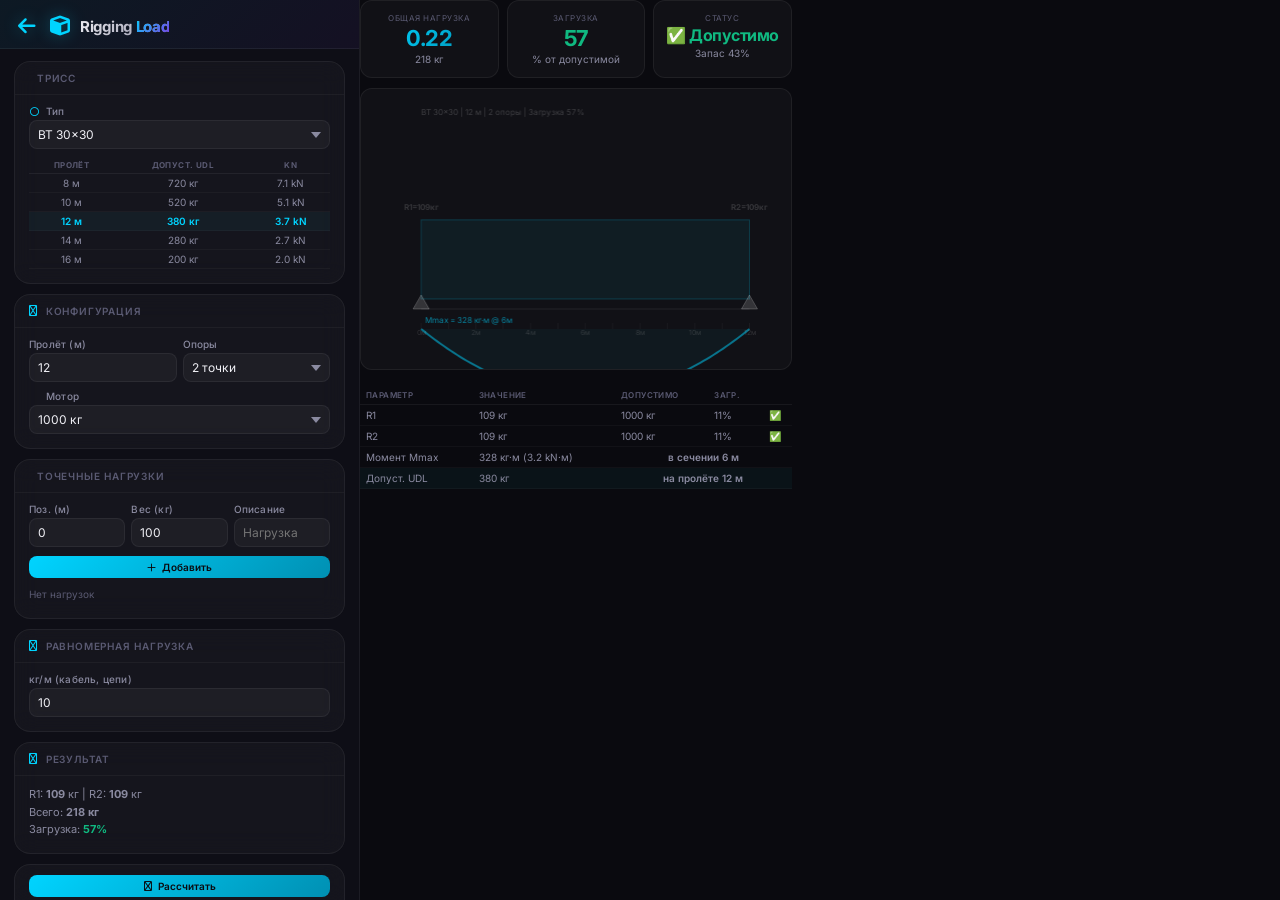
<file: tools/rigging-calc/index.html>
<!DOCTYPE html>
<html lang="ru">
<head>
<meta charset="UTF-8">
<meta name="viewport" content="width=device-width, initial-scale=1.0">
<title>Rigging Load Calculator — S.T.A.G.E. PRO ToolKit</title>
<link rel="preconnect" href="https://fonts.googleapis.com">
<link rel="preconnect" href="https://fonts.gstatic.com" crossorigin>
<link href="https://fonts.googleapis.com/css2?family=Inter:wght@300;400;500;600;700;800&display=swap" rel="stylesheet">
<link rel="stylesheet" href="https://cdnjs.cloudflare.com/ajax/libs/font-awesome/6.5.1/css/all.min.css" crossorigin="anonymous">
<style>
*,*::before,*::after{margin:0;padding:0;box-sizing:border-box}
:root{--bg:#0a0a0f;--bg2:#0e0e16;--bg-card:rgba(255,255,255,0.03);--border:rgba(255,255,255,0.06);--border-hover:rgba(255,255,255,0.12);--text:#f0f0f5;--text2:#8a8aa0;--text3:#5a5a72;--cyan:#00d4ff;--purple:#7c3aed;--orange:#f59e0b;--green:#10b981;--red:#ef4444;--shadow:0 8px 32px rgba(0,0,0,0.4);--glow:0 0 20px rgba(0,212,255,0.15);--rs:8px;--rm:12px;--rl:16px;--t:.2s ease;--font:'Inter',-apple-system,sans-serif;--sb:360px}
html,body{height:100%;overflow:hidden}
body{opacity:0;transition:opacity .5s ease;font-family:var(--font);background:var(--bg);color:var(--text);-webkit-font-smoothing:antialiased;-moz-osx-font-smoothing:grayscale}
body.loaded{opacity:1}
::-webkit-scrollbar{width:5px;height:5px}
::-webkit-scrollbar-track{background:transparent}
::-webkit-scrollbar-thumb{background:rgba(255,255,255,0.08);border-radius:3px}
#app{display:flex;height:100vh;width:100vw;overflow:hidden}
#sidebar{width:var(--sb);min-width:var(--sb);height:100vh;overflow-y:auto;background:var(--bg2);border-right:1px solid var(--border);display:flex;flex-direction:column;z-index:10}
.sidebar-header{padding:16px 18px 12px;display:flex;align-items:center;gap:10px;border-bottom:1px solid var(--border);flex-shrink:0;background:linear-gradient(135deg,rgba(0,212,255,0.06),rgba(124,58,237,0.06))}
.sidebar-header i{font-size:20px;color:var(--cyan);filter:drop-shadow(0 0 8px rgba(0,212,255,0.3))}
.sidebar-header h1{font-size:15px;font-weight:700;letter-spacing:-.3px;background:linear-gradient(135deg,#f0f0f5,#8a8aa0);-webkit-background-clip:text;-webkit-text-fill-color:transparent}
.sidebar-header h1 span{background:linear-gradient(135deg,var(--cyan),var(--purple));-webkit-background-clip:text;-webkit-text-fill-color:transparent}
.sidebar-scroll{padding:12px 14px 20px;flex:1;overflow-y:auto;display:flex;flex-direction:column;gap:10px}
.card{background:var(--bg-card);backdrop-filter:blur(12px);-webkit-backdrop-filter:blur(12px);border:1px solid var(--border);border-radius:var(--rl);transition:transform var(--t),box-shadow var(--t),border-color var(--t)}
.card:hover{transform:translateY(-1px);box-shadow:var(--shadow),var(--glow);border-color:var(--border-hover)}
.card-header{display:flex;align-items:center;gap:8px;padding:10px 14px;font-size:10px;font-weight:600;text-transform:uppercase;letter-spacing:.8px;color:var(--text3);border-bottom:1px solid rgba(255,255,255,0.04)}
.card-header i{font-size:11px;color:var(--cyan)}
.card-body{padding:10px 14px 14px}
.form-group{margin-bottom:8px}
.form-group:last-child{margin-bottom:0}
.form-label{display:flex;align-items:center;gap:5px;font-size:10px;font-weight:500;color:var(--text2);margin-bottom:3px;letter-spacing:.2px}
.form-label i{font-size:9px;color:var(--cyan);width:12px;text-align:center}
.row-2{display:grid;grid-template-columns:1fr 1fr;gap:6px}
.row-3{display:grid;grid-template-columns:1fr 1fr 1fr;gap:6px}
input[type="number"],input[type="text"],select{width:100%;padding:6px 8px;background:rgba(255,255,255,0.04);border:1px solid var(--border);border-radius:var(--rs);color:var(--text);font-family:var(--font);font-size:12px;transition:border-color var(--t),box-shadow var(--t);outline:none;-moz-appearance:textfield}
input[type="number"]::-webkit-inner-spin-button{-webkit-appearance:none;margin:0}
input:focus,select:focus{border-color:var(--cyan);box-shadow:0 0 0 2px rgba(0,212,255,0.1)}
select{cursor:pointer;appearance:none;background-image:url("data:image/svg+xml,%3Csvg xmlns='http://www.w3.org/2000/svg' width='10' height='6' fill='%238a8aa0'%3E%3Cpath d='M0 0l5 6 5-6z'/%3E%3C/svg%3E");background-repeat:no-repeat;background-position:right 8px center;padding-right:24px;font-size:12px}
select option{background:#14141f;color:var(--text)}
.btn{display:inline-flex;align-items:center;justify-content:center;gap:6px;padding:7px 12px;border:none;border-radius:var(--rs);font-family:var(--font);font-size:11px;font-weight:600;cursor:pointer;transition:all var(--t);position:relative;overflow:hidden;user-select:none;white-space:nowrap}
.btn-primary{background:linear-gradient(135deg,var(--cyan),#0090b3);color:#0a0a0f}
.btn-primary:hover{box-shadow:0 0 20px rgba(0,212,255,0.3);transform:translateY(-1px)}
.btn-secondary{background:rgba(255,255,255,0.06);color:var(--text2);border:1px solid var(--border)}
.btn-secondary:hover{background:rgba(255,255,255,0.1);color:var(--text);border-color:var(--border-hover)}
.btn-danger{background:rgba(239,68,68,0.1);border:1px solid rgba(239,68,68,0.2);color:var(--red)}
.btn-danger:hover{background:rgba(239,68,68,0.2)}
.btn-block{width:100%}
.btn-sm{padding:5px 8px;font-size:10px}
.btn-xs{padding:3px 6px;font-size:9px;border-radius:4px}
.load-table{width:100%;border-collapse:collapse;font-size:10px;margin-top:4px}
.load-table th{text-align:center;padding:3px 4px;font-size:8px;color:var(--text3);text-transform:uppercase;letter-spacing:.4px;border-bottom:1px solid var(--border)}
.load-table td{text-align:center;padding:3px 4px;color:var(--text2);border-bottom:1px solid rgba(255,255,255,0.03);font-size:10px}
.load-table tr.highlight td{color:var(--cyan);font-weight:600;background:rgba(0,212,255,0.04)}
/* Loads table */
.loads-table{width:100%;border-collapse:collapse;margin-top:6px;font-size:10px}
.loads-table th{text-align:left;padding:4px 5px;font-size:8px;color:var(--text3);text-transform:uppercase;letter-spacing:.4px;border-bottom:1px solid var(--border)}
.loads-table td{padding:3px 5px;color:var(--text2);border-bottom:1px solid rgba(255,255,255,0.03);font-size:10px;vertical-align:middle}
.loads-table .actions{display:flex;gap:2px}
.loads-table .actions button{padding:2px 4px;font-size:8px;border:none;border-radius:3px;cursor:pointer;background:rgba(255,255,255,0.04);color:var(--text3);transition:all var(--t)}
.loads-table .actions button:hover{background:rgba(0,212,255,0.1);color:var(--cyan)}
.loads-table .actions .btn-del:hover{background:rgba(239,68,68,0.15);color:var(--red)}
/* Results */
.result-grid{display:grid;grid-template-columns:repeat(3,1fr);gap:8px;margin-bottom:10px}
.result-card{background:var(--bg-card);border:1px solid var(--border);border-radius:var(--rm);padding:12px;text-align:center;position:relative}
.result-card .rc-label{font-size:8px;color:var(--text3);text-transform:uppercase;letter-spacing:.5px;margin-bottom:2px}
.result-card .rc-value{font-size:22px;font-weight:700;letter-spacing:-.5px}
.result-card .rc-sub{font-size:10px;color:var(--text2);margin-top:2px}
.result-card.ok .rc-value{color:var(--green)}
.result-card.warn .rc-value{color:var(--orange)}
.result-card.fail .rc-value{color:var(--red)}
.result-card.total .rc-value{background:linear-gradient(135deg,var(--cyan),#0090b3);-webkit-background-clip:text;-webkit-text-fill-color:transparent}
/* Canvas */
.canvas-wrap{background:var(--bg-card);border:1px solid var(--border);border-radius:var(--rm);overflow:hidden;margin-bottom:10px}
.canvas-wrap canvas{display:block;width:100%;height:auto}
/* Detail table */
.detail-table{width:100%;border-collapse:collapse;margin-top:6px;font-size:10px}
.detail-table th{text-align:left;padding:4px 6px;font-size:8px;color:var(--text3);text-transform:uppercase;letter-spacing:.4px;border-bottom:1px solid var(--border);font-weight:600}
.detail-table td{padding:4px 6px;border-bottom:1px solid rgba(255,255,255,0.03);color:var(--text2);font-size:10px}
.detail-table td:last-child{text-align:center;font-weight:600}
.detail-table .td-ok{color:var(--green)}
.detail-table .td-warn{color:var(--orange)}
.detail-table .td-fail{color:var(--red)}
.detail-table tr.highlight td{background:rgba(0,212,255,0.04)}
#detailTable{overflow-x:auto}
.chip-group{display:flex;gap:4px;flex-wrap:wrap;margin-top:4px}
.chip{padding:3px 8px;font-size:10px;font-weight:500;border-radius:4px;background:rgba(255,255,255,0.04);border:1px solid var(--border);color:var(--text3);cursor:pointer;transition:all var(--t)}
.chip:hover{background:rgba(0,212,255,0.08);border-color:var(--cyan);color:var(--cyan)}
.chip.active{background:rgba(0,212,255,0.12);border-color:var(--cyan);color:var(--cyan)}
/* Toast */
#toast-container{position:fixed;top:12px;right:12px;z-index:9999;display:flex;flex-direction:column;gap:6px;pointer-events:none}
.toast{pointer-events:auto;padding:8px 14px;border-radius:var(--rm);backdrop-filter:blur(16px);display:flex;align-items:center;gap:8px;font-size:12px;font-weight:500;box-shadow:0 8px 32px rgba(0,0,0,0.5);transform:translateX(120%);opacity:0;transition:all .35s cubic-bezier(.34,1.56,.64,1);max-width:360px;border:1px solid}
.toast.show{transform:translateX(0);opacity:1}
.toast-success{background:rgba(16,185,129,0.15);border-color:rgba(16,185,129,0.3);color:var(--green)}
.toast-error{background:rgba(239,68,68,0.15);border-color:rgba(239,68,68,0.3);color:var(--red)}
.toast-info{background:rgba(0,212,255,0.12);border-color:rgba(0,212,255,0.2);color:var(--cyan)}
.toast i{font-size:14px}
.toast .toast-close{margin-left:auto;cursor:pointer;opacity:.5;background:none;border:none;color:inherit;padding:0 4px}
.toast-close:hover{opacity:1}
.ripple{position:absolute;border-radius:50%;background:rgba(255,255,255,0.25);transform:scale(0);animation:rippleAnim .6s ease-out;pointer-events:none}
@keyframes rippleAnim{to{transform:scale(4);opacity:0}}
@media(max-width:900px){#sidebar{width:320px;min-width:320px}#viewer{padding:12px}.result-grid{grid-template-columns:1fr 1fr}}
@media(max-width:700px){#app{flex-direction:column}#sidebar{width:100%;min-width:0;height:auto;max-height:45vh;border-right:none;border-bottom:1px solid var(--border)}.sidebar-header{padding:12px 14px}.sidebar-header h1{font-size:14px}.sidebar-scroll{padding:10px;gap:8px}#main{height:55vh}#viewer{padding:10px}.result-grid{grid-template-columns:1fr}.btn{min-height:44px}input[type="number"],input[type="text"],select{min-height:44px}.card-header{cursor:pointer;user-select:none}.card-header::after{content:'\f078';font-family:'Font Awesome 6 Free';font-weight:900;font-size:9px;color:var(--text3);margin-left:auto;transition:transform .2s}.card-header.collapsed::after{transform:rotate(-90deg)}.card-header.collapsed+.card-body{display:none}}
@media(max-width:480px){#sidebar{max-height:40vh}.sidebar-scroll{padding:8px;gap:6px}.row-2,.row-3{grid-template-columns:1fr}#toast-container{top:auto;bottom:12px;right:12px;left:12px}.toast{max-width:100%}}
</style>
</head>
<body>
<div id="app">
  <aside id="sidebar">
    <div class="sidebar-header">
      <a href="../../index.html" style="display:inline-flex;align-items:center;gap:5px;color:var(--text3);text-decoration:none;font-size:10px;margin-right:4px;transition:color .2s" onmouseover="this.style.color='var(--cyan)'" onmouseout="this.style.color=''"><i class="fa-solid fa-arrow-left"></i></a>
      <i class="fa-solid fa-cube"></i>
      <h1>Rigging <span>Load</span></h1>
    </div>
    <div class="sidebar-scroll">

      <!-- Truss -->
      <div class="card">
        <div class="card-header"><i class="fa-regular fa-ruler-triangle"></i> Трисс</div>
        <div class="card-body">
          <div class="form-group">
            <label class="form-label"><i class="fa-regular fa-circle"></i> Тип</label>
            <select id="trussType"></select>
          </div>
          <div id="trussTable"></div>
        </div>
      </div>

      <!-- Configuration -->
      <div class="card">
        <div class="card-header"><i class="fa-regular fa-gear"></i> Конфигурация</div>
        <div class="card-body">
          <div class="row-2">
            <div class="form-group">
              <label class="form-label">Пролёт (м)</label>
              <input type="number" id="span" value="12" min="4" max="24" step="0.5">
            </div>
            <div class="form-group">
              <label class="form-label">Опоры</label>
              <select id="supportMode">
                <option value="2">2 точки</option>
                <option value="3">3 точки</option>
              </select>
            </div>
          </div>
          <div class="form-group">
            <label class="form-label"><i class="fa-regular fa-motor"></i> Мотор</label>
            <select id="motorCap">
              <option value="500">500 кг</option>
              <option value="1000" selected>1000 кг</option>
              <option value="2000">2000 кг</option>
            </select>
          </div>
        </div>
      </div>

      <!-- Point loads -->
      <div class="card">
        <div class="card-header"><i class="fa-regular fa-arrow-down-to-line"></i> Точечные нагрузки</div>
        <div class="card-body">
          <div class="row-3">
            <div class="form-group">
              <label class="form-label">Поз. (м)</label>
              <input type="number" id="loadPos" value="0" min="0" max="24" step="0.5">
            </div>
            <div class="form-group">
              <label class="form-label">Вес (кг)</label>
              <input type="number" id="loadWeight" value="100" min="1" max="50000" step="10">
            </div>
            <div class="form-group">
              <label class="form-label">Описание</label>
              <input type="text" id="loadDesc" placeholder="Нагрузка" maxlength="20">
            </div>
          </div>
          <button class="btn btn-primary btn-sm btn-block" id="btnAddLoad"><i class="fa-regular fa-plus"></i> Добавить</button>
          <div id="loadsList" style="margin-top:6px"></div>
        </div>
      </div>

      <!-- Uniform load -->
      <div class="card">
        <div class="card-header"><i class="fa-regular fa-grip-lines"></i> Равномерная нагрузка</div>
        <div class="card-body">
          <div class="form-group">
            <label class="form-label">кг/м (кабель, цепи)</label>
            <input type="number" id="udl" value="10" min="0" max="500" step="1">
          </div>
        </div>
      </div>

      <!-- Results -->
      <div class="card">
        <div class="card-header"><i class="fa-regular fa-chart-simple"></i> Результат</div>
        <div class="card-body">
          <div id="resultSidebar"></div>
        </div>
      </div>

      <!-- Actions -->
      <div class="card">
        <div class="card-body actions" style="display:flex;flex-direction:column;gap:5px">
          <button class="btn btn-primary btn-sm btn-block" id="btnRefresh"><i class="fa-regular fa-rotate"></i> Рассчитать</button>
          <button class="btn btn-danger btn-sm btn-block" id="btnReset"><i class="fa-regular fa-trash-can"></i> Сброс</button>
        </div>
      </div>

    </div>
  </aside>

  <main id="main">
    <div id="viewer">
      <!-- Results cards -->
      <div class="result-grid" id="resultGrid"></div>

      <!-- Canvas -->
      <div class="canvas-wrap"><canvas id="schematic"></canvas></div>

      <!-- Detail table -->
      <div id="detailTable"></div>
    </div>
  </main>
</div>

<div id="toast-container"></div>

<script>
(function(){
'use strict';

var G = 9.81;
var DEF_TRUSSES = [
  {name:'BT 30×30',section:0.29,weight:8.2,allowable:[{span:8,udl:720},{span:10,udl:520},{span:12,udl:380},{span:14,udl:280},{span:16,udl:200}]},
  {name:'BT 45°',section:0.40,weight:11.5,allowable:[{span:12,udl:600},{span:14,udl:500},{span:16,udl:400},{span:18,udl:320}]},
  {name:'BT 52°',section:0.50,weight:14.0,allowable:[{span:14,udl:800},{span:16,udl:650},{span:18,udl:520},{span:20,udl:420}]}
];

var trussLib = [];
var state = {
  trussIdx: 0, span: 12, supportMode: '2', motorCap: 1000,
  loads: [], nextId: 1, udl: 10
};

function $(s){return document.querySelector(s)}
function $$(s){return document.querySelectorAll(s)}
function deepClone(o){return JSON.parse(JSON.stringify(o))}

function toast(m,t,d){t=t||'info';d=d||2500;var icons={success:'fa-regular fa-circle-check',error:'fa-regular fa-circle-xmark',info:'fa-regular fa-circle-info'};var c=$('#toast-container');var el=document.createElement('div');el.className='toast toast-'+t;el.innerHTML='<i class="'+(icons[t]||icons.info)+'"></i><span>'+m+'</span><button class="toast-close">&times;</button>';c.appendChild(el);requestAnimationFrame(function(){requestAnimationFrame(function(){el.classList.add('show')})});var close=function(){el.classList.remove('show');setTimeout(function(){el.remove()},400)};el.querySelector('.toast-close').addEventListener('click',close);setTimeout(close,d)}

function loadLibrary(){
  fetch('data/truss.json').then(function(r){return r.json()}).then(function(d){
    trussLib=(d.trusses||[]).slice();
    if(trussLib.length===0)trussLib=DEF_TRUSSES.slice();
    renderTrussSelect();
    render();
  }).catch(function(){
    trussLib=DEF_TRUSSES.slice();
    renderTrussSelect();
    render();
  });
}

function getTruss(){return trussLib[state.trussIdx]||trussLib[0]}

function interpAllowable(truss,span){
  var al=truss.allowable;
  if(!al||al.length===0)return null;
  if(span<=al[0].span)return al[0].udl;
  if(span>=al[al.length-1].span)return al[al.length-1].udl;
  for(var i=0;i<al.length-1;i++){
    if(span>=al[i].span&&span<=al[i+1].span){
      var f=(span-al[i].span)/(al[i+1].span-al[i].span);
      return al[i].udl+f*(al[i+1].udl-al[i].udl);
    }
  }
  return al[al.length-1].udl;
}

/* === BEAM SOLVER === */
function solveBeam(span, supportMode, loads, udl, truss){
  var S=100;
  var dx=span/S;
  var trussW=truss?truss.weight:0;
  var totalUDL=udl+trussW;

  // Node coordinates
  var x=[];
  for(var i=0;i<=S;i++)x.push(i*dx);

  // Node forces (point loads distributed)
  var q=new Array(S+1).fill(0);
  for(var i=0;i<=S;i++)q[i]=totalUDL; // UDL at every node

  // Distribute point loads to nearest nodes
  loads.forEach(function(ld){
    var idx=Math.round(ld.pos/dx);
    if(idx<0)idx=0;if(idx>S)idx=S;
    q[idx]+=ld.weight/dx;
  });

  if(supportMode==='2'){
    return solve2Supports(x,q,loads,totalUDL,truss,span);
  }else{
    return solve3Supports(x,q,loads,totalUDL,truss,span);
  }
}

function solve2Supports(x,q,loads,totalUDL,truss,span){
  var S=x.length-1;
  var dx=span/S;
  var totalPoint=0;
  loads.forEach(function(ld){totalPoint+=ld.weight});
  var totalLoad=totalPoint+totalUDL*span;

  // Reactions (left = R1, right = R2)
  var sumM=0;
  loads.forEach(function(ld){sumM+=ld.weight*ld.pos});
  sumM+=totalUDL*span*span/2;

  var R2=sumM/span;
  var R1=totalLoad-R2;

  // Shear and moment
  var V=new Array(S+1).fill(0);
  var M=new Array(S+1).fill(0);
  var curV=R1;
  for(var i=0;i<=S;i++){
    V[i]=curV;
    // moment at node i
    var Mi=R1*x[i];
    loads.forEach(function(ld){
      if(x[i]>=ld.pos)Mi-=ld.weight*(x[i]-ld.pos);
    });
    Mi-=totalUDL*x[i]*x[i]/2;
    M[i]=Mi;
    curV-=q[i]*dx;
  }

  var Mmax=0;var MmaxPos=0;
  var Vmax=0;
  for(var i=0;i<=S;i++){
    if(Math.abs(M[i])>Mmax){Mmax=Math.abs(M[i]);MmaxPos=x[i];}
    if(Math.abs(V[i])>Vmax)Vmax=Math.abs(V[i]);
  }

  // Allowable udl from truss table
  var udlAllow=interpAllowable(truss,span);
  // Convert allowable UDL to max total load for comparison
  var allowTotal=udlAllow;
  var util=totalLoad/allowTotal*100;

  return {
    R: [Math.round(R1), Math.round(R2)],
    Mmax: Math.round(Mmax),
    MmaxPos: Math.round(MmaxPos*10)/10,
    Vmax: Math.round(Vmax),
    totalLoad: Math.round(totalLoad),
    udlAllow: Math.round(udlAllow),
    allowTotal: Math.round(allowTotal),
    util: Math.round(util),
    ok: util<=100,
    x:x, M:M, V:V, S:S, dx:dx
  };
}

function solve3Supports(x,q,loads,totalUDL,truss,span){
  var S=x.length-1;
  var dx=span/S;
  var totalPoint=0;
  loads.forEach(function(ld){totalPoint+=ld.weight});
  var totalLoad=totalPoint+totalUDL*span;

  // For 3 supports at equal spans (L1 = L2 = span/2):
  // Use 3-moment equation for continuous beam with 2 equal spans
  // Split loads into left half and right half
  var hSpan=span/2;
  var leftLoads=[],rightLoads=[];
  loads.forEach(function(ld){
    if(ld.pos<=hSpan)leftLoads.push(ld);
    else{
      var rl=deepClone(ld);
      rl.pos-=hSpan;
      rightLoads.push(rl);
    }
  });

  // Solve each span as simply supported
  var leftR1=0,leftR2=0;
  leftLoads.forEach(function(ld){var a=ld.pos,b=hSpan-a;leftR2+=ld.weight*a/hSpan;leftR1+=ld.weight*b/hSpan;});
  leftR1+=totalUDL*hSpan/2;leftR2+=totalUDL*hSpan/2;

  var rightR1=0,rightR2=0;
  rightLoads.forEach(function(ld){var a=ld.pos,b=hSpan-a;rightR2+=ld.weight*a/hSpan;rightR1+=ld.weight*b/hSpan;});
  rightR1+=totalUDL*hSpan/2;rightR2+=totalUDL*hSpan/2;

  // Reactions for 3-support beam
  // R_left = from left span
  // R_mid = R2_left + R1_right (sum of inner reactions)
  // R_right = from right span
  var R=[Math.round(leftR1), Math.round(leftR2+rightR1), Math.round(rightR2)];

  // Shear and moment - build from left
  var V=new Array(S+1).fill(0);
  var M=new Array(S+1).fill(0);
  var curV=R[0];
  var Mmid=0; // moment at middle support (calculated from continuity)

  // Actually, for 3 supports with equal spans, use the 3-moment equation:
  // M_mid = -(totalUDL * hSpan^2) / 4   [for UDL]
  // For point loads, approximate

  // Simple approach: for each half-span, calculate moment independently
  // Left half: supports at 0 and hSpan
  for(var i=0;i<=S;i++){
    var xi=x[i];
    V[i]=curV;
    var Mi=R[0]*xi;
    loads.forEach(function(ld){
      if(xi>=ld.pos)Mi-=ld.weight*(xi-ld.pos);
    });
    Mi-=totalUDL*xi*xi/2;
    M[i]=Mi;

    // At middle support (xi == hSpan), force equilibrium
    if(Math.abs(xi-hSpan)<dx/2)curV=curV+R[1]-q[i]*dx;
    else curV-=q[i]*dx;
  }

  var Mmax=0;var MmaxPos=0;
  for(var i=0;i<=S;i++){
    if(Math.abs(M[i])>Mmax){Mmax=Math.abs(M[i]);MmaxPos=x[i];}
  }

  var udlAllow=interpAllowable(truss,span);
  var allowTotal=udlAllow;
  var util=totalLoad/allowTotal*100;

  return {
    R: [R[0], R[1], R[2]],
    Mmax: Math.round(Mmax),
    MmaxPos: Math.round(MmaxPos*10)/10,
    Vmax: 0,
    totalLoad: Math.round(totalLoad),
    udlAllow: Math.round(udlAllow),
    allowTotal: Math.round(allowTotal),
    util: Math.round(util),
    ok: util<=100,
    x:x, M:M, V:V, S:S, dx:dx
  };
}

/* === RENDER === */
function render(){
  readState();
  var truss=getTruss();
  var result=solveBeam(state.span,state.supportMode,state.loads,state.udl,truss);

  renderResultCards(result);
  renderDetailTable(result,truss);
  renderSidebarResult(result);
  renderLoadsList();
  drawCanvas(result,truss);
}

function readState(){
  state.trussIdx=parseInt($('#trussType').value,10)||0;
  state.span=parseFloat($('#span').value)||12;
  state.supportMode=$('#supportMode').value;
  state.motorCap=parseInt($('#motorCap').value,10)||1000;
  state.udl=parseFloat($('#udl').value)||0;
}

function renderTrussSelect(){
  var sel=$('#trussType');
  sel.innerHTML=trussLib.map(function(t,i){
    return '<option value="'+i+'"'+(i===state.trussIdx?' selected':'')+'>'+t.name+'</option>';
  }).join('');
  renderTrussTable();
}

function renderTrussTable(){
  var t=getTruss();
  var wrap=$('#trussTable');
  if(!t||!t.allowable)return;
  var s=state.span;
  var tbl=t.allowable.map(function(a){
    var h=a.span===s?' class="highlight"':'';
    var udl=(a.udl*9.81/1000).toFixed(1);
    return '<tr'+h+'><td>'+a.span+' м</td><td>'+a.udl+' кг</td><td>'+udl+' kN</td></tr>';
  }).join('');
  wrap.innerHTML='<table class="load-table"><thead><tr><th>Пролёт</th><th>Допуст. UDL</th><th>kN</th></tr></thead><tbody>'+tbl+'</tbody></table>';
}

function renderResultCards(result){
  var grid=$('#resultGrid');
  var okClass=result.ok?'ok':'fail';
  grid.innerHTML=
    '<div class="result-card total"><div class="rc-label">Общая нагрузка</div><div class="rc-value">'+(result.totalLoad/1000).toFixed(2)+'</div><div class="rc-sub">'+(result.totalLoad)+' кг</div></div>'+
    '<div class="result-card '+okClass+'"><div class="rc-label">Загрузка</div><div class="rc-value">'+result.util+'</div><div class="rc-sub">% от допустимой</div></div>'+
    '<div class="result-card '+(result.ok?'ok':'fail')+'"><div class="rc-label">Статус</div><div class="rc-value" style="font-size:16px">'+(result.ok?'✅ Допустимо':'✗ Перегруз')+'</div><div class="rc-sub">'+(result.ok?'Запас '+(100-result.util)+'%':'Превышение '+(result.util-100)+'%')+'</div></div>';
}

function renderDetailTable(result,truss){
  var wrap=$('#detailTable');
  var n=result.R.length;
  var rRows='';
  for(var i=0;i<n;i++){
    var rc=result.R[i];
    var ok=rc<=state.motorCap?'<span class="td-ok">✅</span>':'<span class="td-fail">✗</span>';
    rRows+='<tr><td>R'+(i+1)+'</td><td>'+rc+' кг</td><td>'+state.motorCap+' кг</td><td>'+(rc/state.motorCap*100).toFixed(0)+'%</td><td>'+ok+'</td></tr>';
  }
  var udlAllow=result.udlAllow;
  var udlGreen=result.totalLoad<=result.allowTotal;
  var rkN=(result.Mmax*G/1000).toFixed(1);
  wrap.innerHTML='<table class="detail-table"><thead><tr><th>Параметр</th><th>Значение</th><th>Допустимо</th><th>Загр.</th><th></th></tr></thead><tbody>'+
    rRows+
    '<tr><td>Момент Mmax</td><td>'+result.Mmax+' кг·м ('+rkN+' kN·м)</td><td colspan="3">в сечении '+result.MmaxPos+' м</td></tr>'+
    '<tr class="highlight"><td>Допуст. UDL</td><td>'+udlAllow+' кг</td><td colspan="3">на пролёте '+state.span+' м</td></tr>'+
    '</tbody></table>';
}

function renderSidebarResult(result){
  var wrap=$('#resultSidebar');
  var n=result.R.length;
  var rText=result.R.map(function(r,i){return 'R'+(i+1)+': <strong>'+r+'</strong> кг'+(r>state.motorCap?' <span style="color:var(--red)">✗</span>':'')}).join(' | ');
  wrap.innerHTML='<div style="font-size:11px;color:var(--text2);line-height:1.6">'+
    rText+'<br>'+
    'Всего: <strong>'+(result.totalLoad)+' кг</strong><br>'+
    'Загрузка: <strong style="color:'+(result.ok?'var(--green)':'var(--red)')+'">'+result.util+'%</strong></div>';
}

function renderLoadsList(){
  var wrap=$('#loadsList');
  if(state.loads.length===0){wrap.innerHTML='<div style="font-size:10px;color:var(--text3);padding:4px 0">Нет нагрузок</div>';return;}
  wrap.innerHTML='<table class="loads-table"><thead><tr><th>#</th><th>Поз.</th><th>Описание</th><th>Вес</th><th></th></tr></thead><tbody>'+
    state.loads.map(function(ld,i){
      return '<tr><td>'+(i+1)+'</td><td>'+ld.pos+' м</td><td>'+ld.desc+'</td><td>'+ld.weight+' кг</td><td class="actions"><button class="btn-del" data-id="'+ld.id+'" title="Удалить"><i class="fa-solid fa-xmark"></i></button></td></tr>';
    }).join('')+'</tbody></table>';
  wrap.querySelectorAll('.btn-del').forEach(function(b){
    b.addEventListener('click',function(){
      state.loads=state.loads.filter(function(l){return l.id!==parseInt(this.dataset.id,10)});
      render();
    });
  });
}

/* === CANVAS === */
function drawCanvas(result,truss){
  var canvas=$('#schematic');
  if(!canvas)return;
  var wrap=canvas.parentElement;
  var rect=wrap.getBoundingClientRect();
  var W=Math.min(rect.width-4,900);
  var H=280;
  var dpr=window.devicePixelRatio||1;
  canvas.width=W*dpr;canvas.height=H*dpr;canvas.style.width=W+'px';canvas.style.height=H+'px';
  var ctx=canvas.getContext('2d');
  ctx.scale(dpr,dpr);
  ctx.clearRect(0,0,W,H);

  var padL=60,padR=40,padT=30,padB=60;
  var plotW=W-padL-padR;
  var plotH=H-padT-padB;
  var span=state.span;
  var sx=plotW/span;

  // Ground line
  var groundY=padT+plotH;
  ctx.strokeStyle='rgba(255,255,255,0.08)';ctx.lineWidth=1;
  ctx.beginPath();ctx.moveTo(padL,groundY);ctx.lineTo(padL+plotW,groundY);ctx.stroke();

  // Truss body
  var trussH=Math.max(10,truss.section*sx*10);
  var trussY=groundY-trussH-10;
  ctx.fillStyle='rgba(0,212,255,0.06)';ctx.strokeStyle='rgba(0,212,255,0.2)';ctx.lineWidth=1;
  ctx.fillRect(padL,trussY,plotW,trussH);
  ctx.strokeRect(padL,trussY,plotW,trussH);

  // Supports
  var supportPositions;
  if(state.supportMode==='2'){
    supportPositions=[0,span];
  }else{
    supportPositions=[0,span/2,span];
  }

  supportPositions.forEach(function(sp){
    var xp=padL+sp*sx;
    ctx.fillStyle='rgba(255,255,255,0.15)';ctx.strokeStyle='rgba(255,255,255,0.2)';ctx.lineWidth=1;
    ctx.beginPath();ctx.moveTo(xp-8,groundY);ctx.lineTo(xp,groundY-14);ctx.lineTo(xp+8,groundY);ctx.closePath();ctx.fill();ctx.stroke();
  });

  // Loads
  var maxLoad=1;
  state.loads.forEach(function(ld){if(ld.weight>maxLoad)maxLoad=ld.weight});
  var arrowScale=Math.min(plotH*0.25/maxLoad,0.3);

  state.loads.forEach(function(ld){
    var xp=padL+ld.pos*sx;
    var arrowH=Math.max(10,ld.weight*arrowScale);
    var yTop=trussY-arrowH-4;

    // Arrow line
    ctx.strokeStyle='var(--orange)';ctx.lineWidth=2;
    ctx.beginPath();ctx.moveTo(xp,trussY);ctx.lineTo(xp,yTop);ctx.stroke();

    // Arrow head
    ctx.fillStyle='var(--orange)';
    ctx.beginPath();ctx.moveTo(xp,yTop-6);ctx.lineTo(xp-4,yTop);ctx.lineTo(xp+4,yTop);ctx.closePath();ctx.fill();

    // Label
    ctx.fillStyle='rgba(255,255,255,0.7)';ctx.font='8px Inter,sans-serif';ctx.textAlign='center';ctx.textBaseline='bottom';
    ctx.fillText(ld.desc+' ('+ld.weight+' кг)',xp,yTop-8);

    // Position marker
    ctx.fillStyle='rgba(255,255,255,0.2)';ctx.font='7px Inter,sans-serif';ctx.textBaseline='top';
    ctx.fillText(ld.pos+'м',xp,groundY+4);
  });

  // Moment diagram
  var Mmax=Math.max(result.Mmax,1);
  var momentScale=plotH*0.35/Mmax;
  ctx.strokeStyle='rgba(0,212,255,0.5)';ctx.lineWidth=2;
  ctx.beginPath();
  var momentY0=groundY+20;
  var first=true;
  for(var i=0;i<=result.S;i++){
    var xi=result.x[i];
    var xp=padL+xi*sx;
    var mi=Math.abs(result.M[i]);
    var yp=momentY0+mi*momentScale;
    if(first){ctx.moveTo(xp,yp);first=false;}else ctx.lineTo(xp,yp);
  }
  ctx.stroke();

  // Moment fill
  ctx.fillStyle='rgba(0,212,255,0.04)';
  ctx.beginPath();ctx.moveTo(padL,momentY0);
  for(var i=0;i<=result.S;i++){
    var xi=result.x[i];var xp=padL+xi*sx;
    var mi=Math.abs(result.M[i]);var yp=momentY0+mi*momentScale;
    ctx.lineTo(xp,yp);
  }
  ctx.lineTo(padL+plotW,momentY0);ctx.closePath();ctx.fill();

  // Moment label
  ctx.fillStyle='rgba(0,212,255,0.6)';ctx.font='8px Inter,sans-serif';ctx.textAlign='left';ctx.textBaseline='top';
  ctx.fillText('Mmax = '+result.Mmax+' кг·м @ '+result.MmaxPos+'м',padL+4,momentY0-12);

  // Scale line
  ctx.strokeStyle='rgba(255,255,255,0.05)';ctx.lineWidth=1;
  for(var m=0;m<=Math.ceil(span);m+=1){
    var xp=padL+m*sx;
    ctx.beginPath();ctx.moveTo(xp,groundY+14);ctx.lineTo(xp,groundY+20);ctx.stroke();
    if(m%2===0){
      ctx.fillStyle='rgba(255,255,255,0.15)';ctx.font='7px Inter,sans-serif';ctx.textAlign='center';ctx.textBaseline='top';
      ctx.fillText(m+'м',xp,groundY+20);
    }
  }

  // Reaction labels
  ctx.font='bold 8px Inter,sans-serif';
  result.R.forEach(function(r,i){
    var sp=supportPositions[i];
    var xp=padL+sp*sx;
    ctx.fillStyle=r>state.motorCap?'var(--red)':'var(--green)';ctx.textAlign='center';ctx.textBaseline='bottom';
    ctx.fillText('R'+(i+1)+'='+r+'кг',xp,trussY-8);
  });

  // Title
  ctx.fillStyle='rgba(255,255,255,0.2)';ctx.font='8px Inter,sans-serif';ctx.textAlign='left';ctx.textBaseline='bottom';
  ctx.fillText((truss?truss.name:'—')+' | '+state.span+' м | '+(state.supportMode==='2'?'2 опоры':'3 опоры')+' | Загрузка '+result.util+'%',padL,padT-2);
}

/* === EVENTS === */
document.querySelectorAll('#sidebar input, #sidebar select').forEach(function(el){
  el.addEventListener('input',function(){
    if(el.id==='trussType'){state.trussIdx=parseInt(el.value,10);renderTrussTable();}
    render();
  });
  el.addEventListener('change',render);
});

$('#btnAddLoad').addEventListener('click',function(){
  var pos=parseFloat($('#loadPos').value);
  var weight=parseFloat($('#loadWeight').value);
  var desc=$('#loadDesc').value.trim()||'Load';
  if(isNaN(pos)||pos<0||pos>state.span){toast('Некорректная позиция','error');return;}
  if(isNaN(weight)||weight<1){toast('Некорректный вес','error');return;}
  state.loads.push({id:state.nextId++,pos:pos,weight:weight,desc:desc});
  render();
  toast('Добавлено','success');
});

$('#btnRefresh').addEventListener('click',render);

$('#btnReset').addEventListener('click',function(){
  state.loads=[];state.nextId=1;state.udl=10;
  $('#loadDesc').value='';
  render();
  toast('Сброшено','info');
});

// Enter to add load
$('#loadDesc').addEventListener('keydown',function(e){if(e.key==='Enter')$('#btnAddLoad').click()});
$('#loadWeight').addEventListener('keydown',function(e){if(e.key==='Enter')$('#btnAddLoad').click()});

// Ripple
document.querySelectorAll('.btn').forEach(function(b){
  b.addEventListener('click',function(e){
    var r=b.getBoundingClientRect();var s=Math.max(r.width,r.height);
    var sp=document.createElement('span');sp.className='ripple';
    sp.style.width=sp.style.height=s+'px';sp.style.left=(e.clientX-r.left-s/2)+'px';sp.style.top=(e.clientY-r.top-s/2)+'px';
    b.appendChild(sp);sp.addEventListener('animationend',function(){sp.remove()});
  });
});

function initCollapse(){
  if(window.innerWidth>=700)return;
  document.querySelectorAll('.card-header').forEach(function(h){
    h.addEventListener('click',function(){h.classList.toggle('collapsed')});
  });
}

// Init
document.addEventListener('DOMContentLoaded',function(){
  loadLibrary();
  initCollapse();
  document.body.classList.add('loaded');
});

})();
</script>
</body>
</html>
</file>
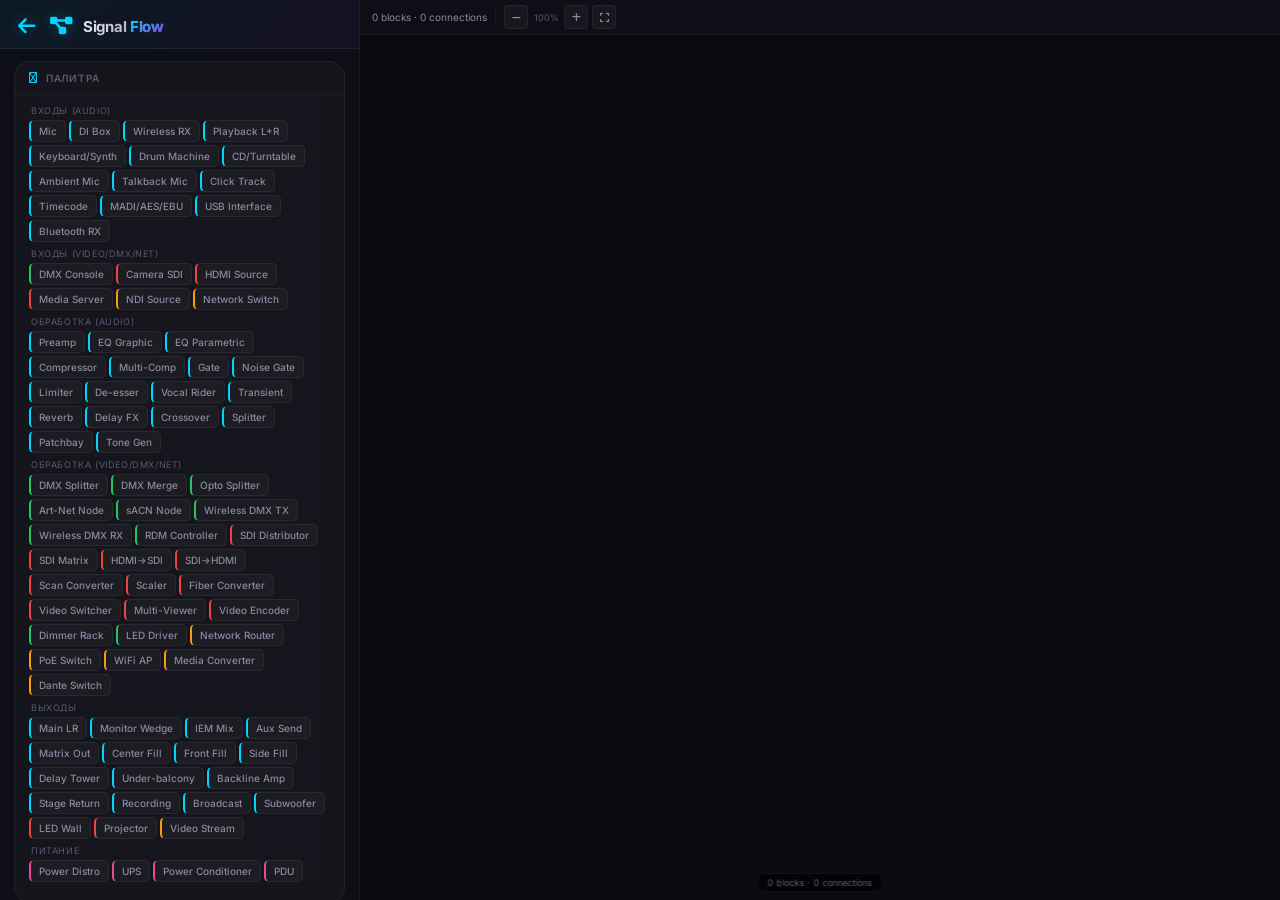
<file: tools/signal-patch/index.html>
<!DOCTYPE html>
<html lang="ru">
<head>
<meta charset="UTF-8">
<meta name="viewport" content="width=device-width, initial-scale=1.0">
<title>Signal Flow — S.T.A.G.E. PRO ToolKit</title>
<link rel="preconnect" href="https://fonts.googleapis.com">
<link rel="preconnect" href="https://fonts.gstatic.com" crossorigin>
<link href="https://fonts.googleapis.com/css2?family=Inter:wght@300;400;500;600;700;800&display=swap" rel="stylesheet">
<link rel="stylesheet" href="https://cdnjs.cloudflare.com/ajax/libs/font-awesome/6.5.1/css/all.min.css" crossorigin="anonymous">
<style>
*,*::before,*::after{margin:0;padding:0;box-sizing:border-box}
:root{--bg:#0a0a0f;--bg2:#0e0e16;--bg-card:rgba(255,255,255,0.03);--border:rgba(255,255,255,0.06);--border-hover:rgba(255,255,255,0.12);--text:#f0f0f5;--text2:#8a8aa0;--text3:#5a5a72;--cyan:#00d4ff;--purple:#7c3aed;--orange:#f59e0b;--green:#10b981;--red:#ef4444;--sig-audio:#00d4ff;--sig-dmx:#22c55e;--sig-sdi:#ef4444;--sig-net:#f59e0b;--shadow:0 8px 32px rgba(0,0,0,0.4);--rs:8px;--rm:12px;--rl:16px;--t:.2s ease;--font:'Inter',-apple-system,sans-serif;--sb:360px}
html,body{height:100%;overflow:hidden}
body{opacity:0;transition:opacity .5s ease;font-family:var(--font);background:var(--bg);color:var(--text);-webkit-font-smoothing:antialiased}
body.loaded{opacity:1}
::-webkit-scrollbar{width:5px;height:5px}
::-webkit-scrollbar-track{background:transparent}
::-webkit-scrollbar-thumb{background:rgba(255,255,255,0.08);border-radius:3px}
#app{display:flex;height:100vh;width:100vw;overflow:hidden}
#sidebar{width:var(--sb);min-width:var(--sb);height:100vh;overflow-y:auto;background:var(--bg2);border-right:1px solid var(--border);display:flex;flex-direction:column;z-index:10}
.sidebar-header{padding:16px 18px 12px;display:flex;align-items:center;gap:10px;border-bottom:1px solid var(--border);flex-shrink:0;background:linear-gradient(135deg,rgba(0,212,255,0.06),rgba(124,58,237,0.06))}
.sidebar-header i{font-size:20px;color:var(--cyan);filter:drop-shadow(0 0 8px rgba(0,212,255,0.3))}
.sidebar-header h1{font-size:15px;font-weight:700;letter-spacing:-.3px;background:linear-gradient(135deg,#f0f0f5,#8a8aa0);-webkit-background-clip:text;-webkit-text-fill-color:transparent}
.sidebar-header h1 span{background:linear-gradient(135deg,var(--cyan),var(--purple));-webkit-background-clip:text;-webkit-text-fill-color:transparent}
.sidebar-scroll{padding:12px 14px 20px;flex:1;overflow-y:auto;display:flex;flex-direction:column;gap:10px}
.card{background:var(--bg-card);backdrop-filter:blur(12px);border:1px solid var(--border);border-radius:var(--rl);transition:transform var(--t),box-shadow var(--t)}
.card:hover{transform:translateY(-1px);box-shadow:var(--shadow);border-color:var(--border-hover)}
.card-header{display:flex;align-items:center;gap:8px;padding:10px 14px;font-size:10px;font-weight:600;text-transform:uppercase;letter-spacing:.8px;color:var(--text3);border-bottom:1px solid rgba(255,255,255,0.04)}
.card-header i{font-size:11px;color:var(--cyan)}
.card-body{padding:10px 14px 14px}
.btn{display:inline-flex;align-items:center;justify-content:center;gap:6px;padding:7px 12px;border:none;border-radius:var(--rs);font-family:var(--font);font-size:11px;font-weight:600;cursor:pointer;transition:all var(--t);user-select:none;white-space:nowrap}
.btn-primary{background:linear-gradient(135deg,var(--cyan),#0090b3);color:#0a0a0f}
.btn-primary:hover{box-shadow:0 0 20px rgba(0,212,255,0.3);transform:translateY(-1px)}
.btn-secondary{background:rgba(255,255,255,0.06);color:var(--text2);border:1px solid var(--border)}
.btn-secondary:hover{background:rgba(255,255,255,0.1);color:var(--text);border-color:var(--border-hover)}
.btn-danger{background:rgba(239,68,68,0.1);border:1px solid rgba(239,68,68,0.2);color:var(--red)}
.btn-danger:hover{background:rgba(239,68,68,0.2)}
.btn-block{width:100%}
.btn-sm{padding:5px 8px;font-size:10px}
input[type="text"],input[type="number"],select{width:100%;padding:5px 7px;background:rgba(255,255,255,0.04);border:1px solid var(--border);border-radius:var(--rs);color:var(--text);font-family:var(--font);font-size:11px;transition:border-color var(--t);outline:none}
input:focus{border-color:var(--cyan);box-shadow:0 0 0 2px rgba(0,212,255,0.1)}
/* Palette */
.palette-section{margin-bottom:6px}
.palette-title{font-size:9px;color:var(--text3);text-transform:uppercase;letter-spacing:.6px;margin-bottom:4px;padding-left:2px}
.palette-grid{display:flex;flex-wrap:wrap;gap:3px}
.palette-chip{padding:4px 8px;font-size:10px;font-weight:500;border-radius:5px;cursor:pointer;transition:all var(--t);user-select:none;white-space:nowrap;background:rgba(255,255,255,0.03);border:1px solid var(--border);color:var(--text2)}
.palette-chip:hover{transform:translateY(-1px);box-shadow:0 0 8px rgba(0,212,255,0.1)}
.palette-chip.audio{border-left:2px solid var(--sig-audio)}
.palette-chip.dmx{border-left:2px solid var(--sig-dmx)}
.palette-chip.sdi{border-left:2px solid var(--sig-sdi)}
.palette-chip.net{border-left:2px solid var(--sig-net)}
.palette-chip.power{border-left:2px solid var(--sig-audio);border-left-color:#ec4899}
.chip-del:hover{opacity:1!important}
/* Node table */
.node-table{width:100%;border-collapse:collapse;font-size:10px;margin-top:4px}
.node-table th{text-align:left;padding:4px 5px;font-size:8px;color:var(--text3);text-transform:uppercase;letter-spacing:.4px;border-bottom:1px solid var(--border)}
.node-table td{padding:3px 5px;color:var(--text2);border-bottom:1px solid rgba(255,255,255,0.03);font-size:10px;vertical-align:middle}
.node-table .sig-dot{display:inline-block;width:6px;height:6px;border-radius:50%;margin-right:3px;vertical-align:middle}
.node-table .btn-del-n{border:none;background:none;color:var(--text3);cursor:pointer;padding:0 4px;font-size:9px}
.node-table .btn-del-n:hover{color:var(--red)}
/* Main */
#main{flex:1;height:100vh;display:flex;flex-direction:column;overflow:hidden}
#toolbar{display:flex;align-items:center;gap:8px;padding:5px 12px;background:var(--bg2);border-bottom:1px solid var(--border);flex-shrink:0;font-size:10px;color:var(--text2);flex-wrap:wrap}
#toolbar .tb-sep{width:1px;height:16px;background:var(--border)}
#viewer{flex:1;overflow:hidden;position:relative;background:var(--bg);cursor:grab;touch-action:none}
#viewer.dragging{cursor:grabbing}
#viewer .info-overlay{position:absolute;bottom:8px;left:50%;transform:translateX(-50%);background:rgba(0,0,0,0.6);backdrop-filter:blur(6px);padding:3px 10px;border-radius:10px;font-size:9px;color:var(--text3);border:1px solid var(--border);pointer-events:none;z-index:2}
#canvas-wrap{position:absolute;top:0;left:0;transform-origin:0 0;touch-action:none}
#canvas{display:block;cursor:grab;background:transparent;touch-action:none}
.zoom-ctrl{display:flex;gap:4px;align-items:center}
.zoom-btn{width:24px;height:24px;border-radius:4px;background:rgba(255,255,255,0.04);border:1px solid var(--border);color:var(--text2);font-size:10px;cursor:pointer;display:flex;align-items:center;justify-content:center;transition:all var(--t)}
.zoom-btn:hover{background:rgba(0,212,255,0.1);color:var(--cyan);border-color:var(--cyan)}
.zoom-lvl{font-size:9px;color:var(--text3);min-width:28px;text-align:center}
/* Toast */
#toast-container{position:fixed;top:12px;right:12px;z-index:9999;display:flex;flex-direction:column;gap:6px;pointer-events:none}
.toast{pointer-events:auto;padding:8px 14px;border-radius:var(--rm);backdrop-filter:blur(16px);display:flex;align-items:center;gap:8px;font-size:12px;font-weight:500;box-shadow:0 8px 32px rgba(0,0,0,0.5);transform:translateX(120%);opacity:0;transition:all .35s cubic-bezier(.34,1.56,.64,1);max-width:360px;border:1px solid}
.toast.show{transform:translateX(0);opacity:1}
.toast-success{background:rgba(16,185,129,0.15);border-color:rgba(16,185,129,0.3);color:var(--green)}
.toast-error{background:rgba(239,68,68,0.15);border-color:rgba(239,68,68,0.3);color:var(--red)}
.toast-info{background:rgba(0,212,255,0.12);border-color:rgba(0,212,255,0.2);color:var(--cyan)}
.toast i{font-size:14px}
.toast .toast-close{margin-left:auto;cursor:pointer;opacity:.5;background:none;border:none;color:inherit;padding:0 4px}
.toast-close:hover{opacity:1}
.ripple{position:absolute;border-radius:50%;background:rgba(255,255,255,0.25);transform:scale(0);animation:rippleAnim .6s ease-out;pointer-events:none}
@keyframes rippleAnim{to{transform:scale(4);opacity:0}}
@media(max-width:900px){#sidebar{width:300px;min-width:300px}}
@media(max-width:700px){#app{flex-direction:column}#sidebar{width:100%;min-width:0;height:auto;max-height:40vh;border-right:none;border-bottom:1px solid var(--border)}.sidebar-header{padding:12px 14px}.sidebar-header h1{font-size:14px}.sidebar-scroll{padding:10px;gap:8px}#main{height:60vh}#toolbar{font-size:9px}.btn{min-height:44px}input[type="number"],input[type="text"],select{min-height:44px}.card-header{cursor:pointer;user-select:none}.card-header::after{content:'\f078';font-family:'Font Awesome 6 Free';font-weight:900;font-size:9px;color:var(--text3);margin-left:auto;transition:transform .2s}.card-header.collapsed::after{transform:rotate(-90deg)}.card-header.collapsed+.card-body{display:none}}
@media(max-width:480px){#sidebar{max-height:35vh}.sidebar-scroll{padding:8px;gap:6px}.row-2,.row-3{grid-template-columns:1fr}#toast-container{top:auto;bottom:12px;right:12px;left:12px}.toast{max-width:100%}}
</style>
</head>
<body>
<div id="app">
  <aside id="sidebar">
    <div class="sidebar-header">
      <a href="../../index.html" style="display:inline-flex;align-items:center;gap:5px;color:var(--text3);text-decoration:none;font-size:10px;margin-right:4px;transition:color .2s" onmouseover="this.style.color='var(--cyan)'" onmouseout="this.style.color=''"><i class="fa-solid fa-arrow-left"></i></a>
      <i class="fa-solid fa-diagram-project"></i>
      <h1>Signal <span>Flow</span></h1>
    </div>
    <div class="sidebar-scroll">

      <!-- Palette -->
      <div class="card">
        <div class="card-header"><i class="fa-regular fa-icons"></i> Палитра</div>
        <div class="card-body" id="paletteBody"></div>
      </div>

      <!-- Custom block -->
      <div class="card">
        <div class="card-header"><i class="fa-regular fa-plus-circle"></i> Свой блок</div>
        <div class="card-body">
          <div class="form-group">
            <label class="form-label">Название</label>
            <input type="text" id="customName" placeholder="Мой прибор" maxlength="30">
          </div>
          <div class="row-3">
            <div class="form-group">
              <label class="form-label">Сигнал</label>
              <select id="customSignal"><option value="audio">Audio</option><option value="dmx">DMX</option><option value="sdi">SDI</option><option value="net">Network</option></select>
            </div>
            <div class="form-group">
              <label class="form-label">Входов</label>
              <input type="number" id="customIn" value="1" min="0" max="8">
            </div>
            <div class="form-group">
              <label class="form-label">Выходов</label>
              <input type="number" id="customOut" value="1" min="0" max="8">
            </div>
          </div>
          <button class="btn btn-primary btn-sm btn-block" id="btnAddCustom"><i class="fa-regular fa-floppy-disk"></i> Добавить в палитру</button>
        </div>
      </div>

      <!-- Properties -->
      <div class="card" id="propsCard" style="display:none">
        <div class="card-header"><i class="fa-regular fa-gear"></i> Свойства</div>
        <div class="card-body" id="propsBody"></div>
      </div>

      <!-- Nodes list -->
      <div class="card">
        <div class="card-header"><i class="fa-regular fa-list"></i> Блоки <span id="nodeCount" style="font-weight:400;text-transform:none;letter-spacing:0;color:var(--text3)"></span></div>
        <div class="card-body" style="padding-bottom:8px">
          <div id="nodeList"></div>
        </div>
      </div>

      <!-- Actions -->
      <div class="card">
        <div class="card-body" style="display:flex;flex-direction:column;gap:4px">
          <button class="btn btn-secondary btn-sm btn-block" id="btnExportPNG"><i class="fa-regular fa-download"></i> PNG</button>
          <button class="btn btn-danger btn-sm btn-block" id="btnClear"><i class="fa-regular fa-trash-can"></i> Очистить</button>
        </div>
      </div>

    </div>
  </aside>

  <main id="main">
    <div id="toolbar">
      <span id="tbInfo">0 blocks · 0 connections</span>
      <span class="tb-sep"></span>
      <div class="zoom-ctrl">
        <button class="zoom-btn" id="zoomOut"><i class="fa-solid fa-minus"></i></button>
        <span class="zoom-lvl" id="zoomLvl">100%</span>
        <button class="zoom-btn" id="zoomIn"><i class="fa-solid fa-plus"></i></button>
        <button class="zoom-btn" id="zoomFit"><i class="fa-solid fa-expand"></i></button>
      </div>
    </div>
<div id="viewer">
  <div id="canvas-wrap">
    <canvas id="canvas"></canvas>
  </div>
  <div class="info-overlay"><span id="canvasInfo">—</span></div>
</div>
  </main>
</div>

<div id="toast-container"></div>

<script>
(function(){
'use strict';

var BLOCK_PRESETS = [
  {cat:'Входы (Audio)',blocks:[
    {name:'Mic',signal:'audio',inPorts:[],outPorts:['Out']},
    {name:'DI Box',signal:'audio',inPorts:[],outPorts:['Out']},
    {name:'Wireless RX',signal:'audio',inPorts:[],outPorts:['Out']},
    {name:'Playback L+R',signal:'audio',inPorts:[],outPorts:['L','R']},
    {name:'Keyboard/Synth',signal:'audio',inPorts:[],outPorts:['Out']},
    {name:'Drum Machine',signal:'audio',inPorts:[],outPorts:['L','R']},
    {name:'CD/Turntable',signal:'audio',inPorts:[],outPorts:['L','R']},
    {name:'Ambient Mic',signal:'audio',inPorts:[],outPorts:['Out']},
    {name:'Talkback Mic',signal:'audio',inPorts:[],outPorts:['Out']},
    {name:'Click Track',signal:'audio',inPorts:[],outPorts:['L','R']},
    {name:'Timecode',signal:'audio',inPorts:[],outPorts:['Out']},
    {name:'MADI/AES/EBU',signal:'audio',inPorts:[],outPorts:['Ch 1-8','Ch 9-16']},
    {name:'USB Interface',signal:'audio',inPorts:[],outPorts:['L','R']},
    {name:'Bluetooth RX',signal:'audio',inPorts:[],outPorts:['L','R']}
  ]},
  {cat:'Входы (Video/DMX/Net)',blocks:[
    {name:'DMX Console',signal:'dmx',inPorts:[],outPorts:['Univ 1','Univ 2']},
    {name:'Camera SDI',signal:'sdi',inPorts:[],outPorts:['Out']},
    {name:'HDMI Source',signal:'sdi',inPorts:[],outPorts:['HDMI Out']},
    {name:'Media Server',signal:'sdi',inPorts:[],outPorts:['HDMI 1','SDI 1']},
    {name:'NDI Source',signal:'net',inPorts:[],outPorts:['NDI']},
    {name:'Network Switch',signal:'net',inPorts:[],outPorts:['Port 1','Port 2','Port 3']}
  ]},
  {cat:'Обработка (Audio)',blocks:[
    {name:'Preamp',signal:'audio',inPorts:['In'],outPorts:['Out']},
    {name:'EQ Graphic',signal:'audio',inPorts:['In'],outPorts:['Out']},
    {name:'EQ Parametric',signal:'audio',inPorts:['In'],outPorts:['Out']},
    {name:'Compressor',signal:'audio',inPorts:['In'],outPorts:['Out']},
    {name:'Multi-Comp',signal:'audio',inPorts:['In'],outPorts:['Out']},
    {name:'Gate',signal:'audio',inPorts:['In'],outPorts:['Out']},
    {name:'Noise Gate',signal:'audio',inPorts:['In'],outPorts:['Out']},
    {name:'Limiter',signal:'audio',inPorts:['In'],outPorts:['Out']},
    {name:'De-esser',signal:'audio',inPorts:['In'],outPorts:['Out']},
    {name:'Vocal Rider',signal:'audio',inPorts:['In'],outPorts:['Out']},
    {name:'Transient',signal:'audio',inPorts:['In'],outPorts:['Out']},
    {name:'Reverb',signal:'audio',inPorts:['In'],outPorts:['Out']},
    {name:'Delay FX',signal:'audio',inPorts:['In'],outPorts:['Out']},
    {name:'Crossover',signal:'audio',inPorts:['In'],outPorts:['Hi','Lo','Sub']},
    {name:'Splitter',signal:'audio',inPorts:['In'],outPorts:['A','B','C']},
    {name:'Patchbay',signal:'audio',inPorts:['1','2','3','4'],outPorts:['1','2','3','4']},
    {name:'Tone Gen',signal:'audio',inPorts:[],outPorts:['Out']}
  ]},
  {cat:'Обработка (Video/DMX/Net)',blocks:[
    {name:'DMX Splitter',signal:'dmx',inPorts:['In'],outPorts:['A','B','C']},
    {name:'DMX Merge',signal:'dmx',inPorts:['A','B'],outPorts:['Out']},
    {name:'Opto Splitter',signal:'dmx',inPorts:['In'],outPorts:['1','2','3','4']},
    {name:'Art-Net Node',signal:'dmx',inPorts:['Net'],outPorts:['Univ 1','Univ 2','Univ 3','Univ 4']},
    {name:'sACN Node',signal:'dmx',inPorts:['Net'],outPorts:['Univ 1','Univ 2','Univ 3','Univ 4']},
    {name:'Wireless DMX TX',signal:'dmx',inPorts:['In'],outPorts:['RF']},
    {name:'Wireless DMX RX',signal:'dmx',inPorts:['RF'],outPorts:['Out']},
    {name:'RDM Controller',signal:'dmx',inPorts:['In'],outPorts:['RDM']},
    {name:'SDI Distributor',signal:'sdi',inPorts:['In'],outPorts:['A','B','C','D']},
    {name:'SDI Matrix',signal:'sdi',inPorts:['In 1','In 2','In 3','In 4'],outPorts:['Out 1','Out 2']},
    {name:'HDMI→SDI',signal:'sdi',inPorts:['HDMI'],outPorts:['SDI']},
    {name:'SDI→HDMI',signal:'sdi',inPorts:['SDI'],outPorts:['HDMI']},
    {name:'Scan Converter',signal:'sdi',inPorts:['DVI'],outPorts:['SDI']},
    {name:'Scaler',signal:'sdi',inPorts:['In'],outPorts:['Out']},
    {name:'Fiber Converter',signal:'sdi',inPorts:['SDI'],outPorts:['Fiber']},
    {name:'Video Switcher',signal:'sdi',inPorts:['In 1','In 2','In 3','In 4'],outPorts:['PGM','AUX']},
    {name:'Multi-Viewer',signal:'sdi',inPorts:['In 1','In 2','In 3','In 4'],outPorts:['Out']},
    {name:'Video Encoder',signal:'sdi',inPorts:['In'],outPorts:['Stream']},
    {name:'Dimmer Rack',signal:'dmx',inPorts:['DMX'],outPorts:['Ch 1-6']},
    {name:'LED Driver',signal:'dmx',inPorts:['DMX'],outPorts:['Ch 1-4']},
    {name:'Network Router',signal:'net',inPorts:['WAN'],outPorts:['LAN 1','LAN 2','LAN 3']},
    {name:'PoE Switch',signal:'net',inPorts:['Uplink'],outPorts:['Port 1-4','Port 5-8']},
    {name:'WiFi AP',signal:'net',inPorts:['WAN'],outPorts:['WiFi']},
    {name:'Media Converter',signal:'net',inPorts:['RJ45'],outPorts:['Fiber']},
    {name:'Dante Switch',signal:'net',inPorts:['Primary'],outPorts:['Port 1','Port 2','Port 3','Port 4']}
  ]},
  {cat:'Выходы',blocks:[
    {name:'Main LR',signal:'audio',inPorts:['L','R'],outPorts:[]},
    {name:'Monitor Wedge',signal:'audio',inPorts:['In'],outPorts:[]},
    {name:'IEM Mix',signal:'audio',inPorts:['In'],outPorts:[]},
    {name:'Aux Send',signal:'audio',inPorts:['In'],outPorts:[]},
    {name:'Matrix Out',signal:'audio',inPorts:['L','R'],outPorts:[]},
    {name:'Center Fill',signal:'audio',inPorts:['In'],outPorts:[]},
    {name:'Front Fill',signal:'audio',inPorts:['In'],outPorts:[]},
    {name:'Side Fill',signal:'audio',inPorts:['L','R'],outPorts:[]},
    {name:'Delay Tower',signal:'audio',inPorts:['In'],outPorts:[]},
    {name:'Under-balcony',signal:'audio',inPorts:['In'],outPorts:[]},
    {name:'Backline Amp',signal:'audio',inPorts:['In'],outPorts:[]},
    {name:'Stage Return',signal:'audio',inPorts:['In'],outPorts:[]},
    {name:'Recording',signal:'audio',inPorts:['L','R'],outPorts:[]},
    {name:'Broadcast',signal:'audio',inPorts:['L','R'],outPorts:[]},
    {name:'Subwoofer',signal:'audio',inPorts:['In'],outPorts:[]},
    {name:'LED Wall',signal:'sdi',inPorts:['In'],outPorts:[]},
    {name:'Projector',signal:'sdi',inPorts:['In'],outPorts:[]},
    {name:'Video Stream',signal:'net',inPorts:['In'],outPorts:[]}
  ]},
  {cat:'Питание',signal:'power',blocks:[
    {name:'Power Distro',signal:'power',inPorts:['L1','L2','L3','N'],outPorts:['Out 1-6']},
    {name:'UPS',signal:'power',inPorts:['In'],outPorts:['Out']},
    {name:'Power Conditioner',signal:'power',inPorts:['In'],outPorts:['Out 1-8']},
    {name:'PDU',signal:'power',inPorts:['In'],outPorts:['Out 1-12']}
  ]}
];

var SIG_COLORS={audio:'#00d4ff',dmx:'#22c55e',sdi:'#ef4444',net:'#f59e0b',power:'#ec4899'};
var SIG_NAMES={audio:'Audio',dmx:'DMX',sdi:'SDI',net:'Network',power:'Power'};

var state={nodes:[],connections:[],nextId:1,selectedNodeId:null,selectedConnId:null,zoom:1,panX:0,panY:0};
var drag=null,connectDrag=null,connectMode=null;
var BLOCK_W=140,BLOCK_H=44,PORT_R=5,PORT_GAP=3;

function $(s){return document.querySelector(s)}
function deepClone(o){return JSON.parse(JSON.stringify(o))}

function toast(m,t,d){t=t||'success';d=d||2500;var icons={success:'fa-regular fa-circle-check',error:'fa-regular fa-circle-xmark',info:'fa-regular fa-circle-info'};var c=$('#toast-container');var el=document.createElement('div');el.className='toast toast-'+t;el.innerHTML='<i class="'+(icons[t]||icons.info)+'"></i><span>'+m+'</span><button class="toast-close">&times;</button>';c.appendChild(el);requestAnimationFrame(function(){requestAnimationFrame(function(){el.classList.add('show')})});var close=function(){el.classList.remove('show');setTimeout(function(){el.remove()},400)};el.querySelector('.toast-close').addEventListener('click',close);setTimeout(close,d)}

function saveState(){try{localStorage.setItem('sf_state',JSON.stringify(state))}catch(e){}}
function loadState(){
  try{var raw=localStorage.getItem('sf_state');if(raw){var s=JSON.parse(raw);state=Object.assign({nodes:[],connections:[],nextId:1,selectedNodeId:null,selectedConnId:null,zoom:1,panX:0,panY:0},s);return}}catch(e){}
}

/* === NODES === */
function addNode(preset,x,y){
  var colors=SIG_COLORS;
  var signal=preset.signal||'audio';
  var inPorts=(preset.inPorts||[]).map(function(l){return{label:l,id:Math.random().toString(36).slice(2,5)}});
  var outPorts=(preset.outPorts||[]).map(function(l){return{label:l,id:Math.random().toString(36).slice(2,5)}});
  state.nodes.push({
    id:state.nextId++,
    name:preset.name+' '+(state.nodes.filter(function(n){return n.name.indexOf(preset.name)===0}).length+1),
    signal:signal,
    icon:preset.icon||'fa-solid fa-circle',
    x:x||100,y:y||100,
    w:BLOCK_W,h:BLOCK_H,
    inPorts:inPorts,outPorts:outPorts
  });
  saveState();render();
}

function removeNode(id){
  state.connections=state.connections.filter(function(c){return c.from!==id&&c.to!==id});
  state.nodes=state.nodes.filter(function(n){return n.id!==id});
  if(state.selectedNodeId===id)state.selectedNodeId=null;
  saveState();render();
}

/* === CONNECTIONS === */
function addConnection(fromId,fromPort,toId,toPort){
  // Check duplicate
  var dup=state.connections.find(function(c){return c.from===fromId&&c.fromPort===fromPort&&c.to===toId&&c.toPort===toPort});
  if(dup)return false;
  // Check same port already used
  var used=state.connections.find(function(c){return c.from===fromId&&c.fromPort===fromPort});
  if(used)return false;
  state.connections.push({id:Math.random().toString(36).slice(2,7),from:fromId,fromPort:fromPort,to:toId,toPort:toPort});
  saveState();render();
  return true;
}

function removeConnection(id){
  state.connections=state.connections.filter(function(c){return c.id!==id});
  if(state.selectedConnId===id)state.selectedConnId=null;
  saveState();render();
}

/* === PALETTE === */
function renderPalette(){
  var body=$('#paletteBody');
  var html='';
  BLOCK_PRESETS.forEach(function(group){
    html+='<div class="palette-section"><div class="palette-title">'+group.cat+'</div><div class="palette-grid">'+
      group.blocks.map(function(b){
        return '<div class="palette-chip '+b.signal+'" data-name="'+b.name+'" data-signal="'+b.signal+'" data-icon="" data-in="'+(b.inPorts?b.inPorts.length:0)+'" data-out="'+(b.outPorts?b.outPorts.length:0)+'" title="'+SIG_NAMES[b.signal]+'">'+b.name+'</div>';
      }).join('')+'</div></div>';
  });
  // Custom blocks from localStorage
  var custom=loadCustomPresets();
  if(custom.length>0){
    html+='<div class="palette-section"><div class="palette-title">Мои блоки</div><div class="palette-grid">'+
      custom.map(function(b,i){
        return '<div class="palette-chip '+b.signal+'" data-custom="1" data-idx="'+i+'" data-name="'+b.name+'" data-signal="'+b.signal+'" data-in="'+(b.inPorts.length)+'" data-out="'+(b.outPorts.length)+'" title="'+SIG_NAMES[b.signal]+'">'+b.name+'<span class="chip-del" data-idx="'+i+'" style="margin-left:4px;cursor:pointer;opacity:0.4">&times;</span></div>';
      }).join('')+'</div></div>';
  }
  body.innerHTML=html;
  // Event: add block to canvas
  body.querySelectorAll('.palette-chip').forEach(function(chip){
    chip.addEventListener('click',function(e){
      if(e.target.closest('.chip-del'))return;
      var name=this.dataset.name,signal=this.dataset.signal;
      var inCount=parseInt(this.dataset.in,10)||0,outCount=parseInt(this.dataset.out,10)||0;
      var found=null;
      if(this.dataset.custom){
        var custom=loadCustomPresets();
        found=custom[parseInt(this.dataset.idx,10)];
      }else{
        BLOCK_PRESETS.some(function(g){return g.blocks.some(function(b){if(b.name===name){found=b;return true}return false})});
      }
      if(!found)return;
      var cx=(window.innerWidth||document.documentElement.clientWidth)/2;
      var cy=(window.innerHeight||document.documentElement.clientHeight)/2;
      addNode(found,(cx/state.zoom-state.panX/state.zoom-70),(cy/state.zoom-state.panY/state.zoom-22));
    });
  });
  // Event: delete custom block
  body.querySelectorAll('.chip-del').forEach(function(el){
    el.addEventListener('click',function(e){
      e.stopPropagation();
      var idx=parseInt(this.dataset.idx,10);
      var custom=loadCustomPresets();
      custom.splice(idx,1);
      try{localStorage.setItem('sf_custom',JSON.stringify(custom))}catch(e2){}
      renderPalette();
      toast('Блок удалён','info');
    });
  });
}

function loadCustomPresets(){
  try{var raw=localStorage.getItem('sf_custom');if(raw){var c=JSON.parse(raw);if(Array.isArray(c))return c;}return[]}catch(e){return[]}
}

/* === PROPS === */
function renderProps(){
  var card=$('#propsCard');
  var body=$('#propsBody');
  var node=state.nodes.find(function(n){return n.id===state.selectedNodeId});
  if(!node){card.style.display='none';return;}
  card.style.display='';
  body.innerHTML='<div class="form-group"><label style="font-size:9px;color:var(--text3)">Название</label><input type="text" id="propName" value="'+node.name.replace(/"/g,'&quot;')+'"></div>'+
    '<div style="font-size:9px;color:var(--text2);margin-top:4px">Сигнал: <strong style="color:'+SIG_COLORS[node.signal]+'">'+SIG_NAMES[node.signal]+'</strong></div>'+
    '<div class="btn-row" style="display:flex;gap:4px;margin-top:6px"><button class="btn btn-secondary btn-sm" id="btnDelNode" style="flex:1"><i class="fa-regular fa-trash-can"></i> Удалить</button></div>';
  $('#propName').addEventListener('input',function(){node.name=this.value||node.name;saveState();renderCanvas();renderNodeList();});
  $('#btnDelNode').addEventListener('click',function(){var id=state.selectedNodeId;state.selectedNodeId=null;removeNode(id)});
}

/* === NODE LIST === */
function renderNodeList(){
  var wrap=$('#nodeList');
  $('#nodeCount').textContent=state.nodes.length?'('+state.nodes.length+')':'';
  if(state.nodes.length===0){wrap.innerHTML='<div style="font-size:10px;color:var(--text3);padding:4px 0">Нет блоков</div>';return;}
  wrap.innerHTML='<table class="node-table"><thead><tr><th></th><th>Название</th><th>Сигнал</th><th></th></tr></thead><tbody>'+
    state.nodes.map(function(n){
      var sigClass=n.signal;
      return '<tr data-id="'+n.id+'"><td><span class="sig-dot" style="background:'+SIG_COLORS[n.signal]+'"></span></td><td>'+n.name+'</td><td style="color:'+SIG_COLORS[n.signal]+'">'+SIG_NAMES[n.signal]+'</td><td><button class="btn-del-n" data-id="'+n.id+'"><i class="fa-solid fa-xmark"></i></button></td></tr>';
    }).join('')+'</tbody></table>';
  wrap.querySelectorAll('tr[data-id]').forEach(function(tr){
    tr.addEventListener('click',function(){
      state.selectedNodeId=parseInt(this.dataset.id,10);
      renderProps();renderCanvas();
    });
  });
  wrap.querySelectorAll('.btn-del-n').forEach(function(b){b.addEventListener('click',function(e){e.stopPropagation();removeNode(parseInt(this.dataset.id,10))})});
}

/* === CANVAS === */
function renderCanvas(){
  var canvas=$('#canvas');
  if(!canvas)return;
  var ctx=canvas.getContext('2d');
  var view=$('#viewer');
  var vr=view.getBoundingClientRect();
  var W=Math.max(vr.width,200),H=Math.max(vr.height,200);
  var dpr=window.devicePixelRatio||1;
  canvas.width=W*dpr;canvas.height=H*dpr;canvas.style.width=W+'px';canvas.style.height=H+'px';
  ctx.scale(dpr,dpr);
  var z=state.zoom;

  // CSS transform on wrap
  var wrap=$('#canvas-wrap');
  wrap.style.transform='translate('+state.panX+'px,'+state.panY+'px) scale('+z+')';

  ctx.clearRect(0,0,W,H);

  // Grid
  ctx.strokeStyle='rgba(255,255,255,0.02)';ctx.lineWidth=0.3;
  var gs=40;
  var offX=(-state.panX/z)%gs,offY=(-state.panY/z)%gs;
  for(var gx=offX;gx<W/z+gs;gx+=gs){
    ctx.beginPath();ctx.moveTo(gx,0);ctx.lineTo(gx,H/z);ctx.stroke();
  }
  for(var gy=offY;gy<H/z+gs;gy+=gs){
    ctx.beginPath();ctx.moveTo(0,gy);ctx.lineTo(W/z,gy);ctx.stroke();
  }

  // Connections
  state.connections.forEach(function(conn){
    var fn=state.nodes.find(function(n){return n.id===conn.from});
    var tn=state.nodes.find(function(n){return n.id===conn.to});
    if(!fn||!tn)return;
    var fp=getPortPos(fn,conn.fromPort,'out');
    var tp=getPortPos(tn,conn.toPort,'in');
    if(!fp||!tp)return;
    ctx.strokeStyle='rgba(0,212,255,0.25)';ctx.lineWidth=1;
    ctx.beginPath();ctx.moveTo(fp.x,fp.y);
    ctx.bezierCurveTo(fp.x+(tp.x-fp.x)*0.4,fp.y,fp.x+(tp.x-fp.x)*0.6,tp.y,tp.x,tp.y);
    ctx.stroke();
  });

  // Connection mode guide
  if(connectMode){
    ctx.strokeStyle='rgba(0,212,255,0.3)';ctx.lineWidth=1;ctx.setLineDash([4,3]);
    ctx.beginPath();ctx.moveTo(connectMode.startX,connectMode.startY);
    ctx.lineTo(connectMode.startX+200,connectMode.startY);
    ctx.stroke();ctx.setLineDash([]);
    ctx.fillStyle='rgba(0,212,255,0.4)';ctx.font='9px Inter,sans-serif';
    ctx.textAlign='center';ctx.textBaseline='bottom';
    ctx.fillText('→ Кликните на вход (левый порт)',connectMode.startX+100,connectMode.startY-6);
  }

  // Nodes
  state.nodes.forEach(function(n){
    var nx=n.x,ny=n.y;
    var col=SIG_COLORS[n.signal];
    var sel=state.selectedNodeId===n.id;

    // Shadow
    ctx.shadowColor='rgba(0,0,0,0.3)';ctx.shadowBlur=8;ctx.shadowOffsetY=2;

    // Body
    ctx.fillStyle='rgba(15,15,25,0.85)';var rr=6;
    ctx.beginPath();ctx.roundRect(nx,ny,n.w,n.h,rr);ctx.fill();
    ctx.shadowBlur=0;
    ctx.strokeStyle=sel?'#ffffff':col;ctx.lineWidth=sel?1.5:1;ctx.globalAlpha=sel?1:0.5;
    ctx.beginPath();ctx.roundRect(nx,ny,n.w,n.h,rr);ctx.stroke();
    ctx.globalAlpha=1;

    // Signal stripe
    ctx.fillStyle=col;ctx.fillRect(nx,ny,3,n.h);

    // Name
    ctx.fillStyle='rgba(255,255,255,0.8)';ctx.font='bold 10px Inter,sans-serif';
    ctx.textAlign='left';ctx.textBaseline='middle';
    ctx.fillText(n.name,nx+10,ny+n.h/2);

    // Signal type badge
    ctx.fillStyle=col;ctx.globalAlpha=0.2;
    ctx.font='7px Inter,sans-serif';ctx.textAlign='left';ctx.textBaseline='bottom';
    ctx.fillText(n.signal.toUpperCase(),nx+10,ny+n.h-2);
    ctx.globalAlpha=1;

    // Ports (big circles, easy to click)
    n.inPorts.forEach(function(port,i){
      var px=nx,py=ny+n.h/(n.inPorts.length+1)*(i+1);
      var isTarget=connectMode&&connectMode.signal===n.signal;
      // Glow ring
      if(isTarget){
        ctx.strokeStyle='rgba(0,212,255,0.4)';ctx.lineWidth=2;
        ctx.beginPath();ctx.arc(px,py,10,0,Math.PI*2);ctx.stroke();
      }
      ctx.fillStyle=isTarget?'rgba(0,212,255,0.8)':SIG_COLORS[n.signal];
      ctx.beginPath();ctx.arc(px,py,5,0,Math.PI*2);ctx.fill();
      ctx.strokeStyle='rgba(255,255,255,0.3)';ctx.lineWidth=0.5;
      ctx.beginPath();ctx.arc(px,py,5,0,Math.PI*2);ctx.stroke();
    });
    n.outPorts.forEach(function(port,i){
      var px=nx+n.w,py=ny+n.h/(n.outPorts.length+1)*(i+1);
      ctx.fillStyle=SIG_COLORS[n.signal];
      ctx.beginPath();ctx.arc(px,py,5,0,Math.PI*2);ctx.fill();
      ctx.strokeStyle='rgba(255,255,255,0.3)';ctx.lineWidth=0.5;
      ctx.beginPath();ctx.arc(px,py,5,0,Math.PI*2);ctx.stroke();
    });
  });

  $('#canvasInfo').textContent=state.nodes.length+' blocks · '+state.connections.length+' connections';
  $('#tbInfo').textContent=state.nodes.length+' blocks · '+state.connections.length+' connections';
}

function getPortPos(node,portId,side){
  var ports=side==='out'?node.outPorts:node.inPorts;
  var idx=ports.findIndex(function(p){return p.id===portId});
  if(idx<0)return null;
  if(side==='out')return{x:node.x+node.w,y:node.y+node.h/(ports.length+1)*(idx+1)};
  return{x:node.x,y:node.y+node.h/(ports.length+1)*(idx+1)};
}

/* === CANVAS EVENTS === */
function initCanvasEvents(){
  var view=$('#viewer');
  var canvas=$('#canvas');

  function screenToCanvas(sx,sy){
    var r=view.getBoundingClientRect();
    return{x:(sx-r.left-state.panX)/state.zoom,y:(sy-r.top-state.panY)/state.zoom};
  }

  function hitNode(cx,cy){
    for(var i=state.nodes.length-1;i>=0;i--){
      var n=state.nodes[i];
      if(cx>=n.x&&cx<=n.x+n.w&&cy>=n.y&&cy<=n.y+n.h)return n;
    }
    return null;
  }

  function hitPort(cx,cy){
    for(var i=state.nodes.length-1;i>=0;i--){
      var n=state.nodes[i];
      for(var p=0;p<n.outPorts.length;p++){
        var pos=getPortPos(n,n.outPorts[p].id,'out');
        if(pos&&Math.abs(cx-pos.x)<12&&Math.abs(cy-pos.y)<12)return{node:n,port:n.outPorts[p].id,side:'out',pos:pos};
      }
      for(var pi=0;pi<n.inPorts.length;pi++){
        var pos2=getPortPos(n,n.inPorts[pi].id,'in');
        if(pos2&&Math.abs(cx-pos2.x)<12&&Math.abs(cy-pos2.y)<12)return{node:n,port:n.inPorts[pi].id,side:'in',pos:pos2};
      }
    }
    return null;
  }

  function hitConnection(cx,cy){
    for(var ci=0;ci<state.connections.length;ci++){
      var c=state.connections[ci];
      var fn=state.nodes.find(function(n){return n.id===c.from});
      var tn=state.nodes.find(function(n){return n.id===c.to});
      if(!fn||!tn)continue;
      var fromPos=getPortPos(fn,c.fromPort,'out');
      var toPos=getPortPos(tn,c.toPort,'in');
      if(!fromPos||!toPos)continue;
      var midX=(fromPos.x+toPos.x)/2,midY=(fromPos.y+toPos.y)/2;
      if(Math.abs(cx-midX)<15&&Math.abs(cy-midY)<15)return c;
    }
    return null;
  }

  // Hover + drag: combined mousemove
  canvas.addEventListener('mousemove',function(e){
    if(drag){
      if(drag.type==='pan'){
        state.panX=drag.origPX+(e.clientX-drag.startX);
        state.panY=drag.origPY+(e.clientY-drag.startY);
        renderCanvas();return;
      }
      if(drag.type==='node'){
        var dx=(e.clientX-drag.startX)/state.zoom,dy=(e.clientY-drag.startY)/state.zoom;
        var gs=40;
        drag.node.x=Math.round((drag.origX+dx)/gs)*gs;
        drag.node.y=Math.round((drag.origY+dy)/gs)*gs;
        renderCanvas();return;
      }
    }
    var c=screenToCanvas(e.clientX,e.clientY);
    var portHit=hitPort(c.x,c.y);
    if(portHit){canvas.style.cursor=portHit.side==='out'?'crosshair':'copy';return;}
    var nodeHit=hitNode(c.x,c.y);
    if(nodeHit){canvas.style.cursor='move';return;}
    var connHit=hitConnection(c.x,c.y);
    if(connHit){canvas.style.cursor='pointer';return;}
    canvas.style.cursor='grab';
  });

  function onPointerDown(cx,cy){
    var c=screenToCanvas(cx,cy);
    var portHit=hitPort(c.x,c.y);
    if(connectMode){
      if(portHit&&portHit.side==='in'){
        var srcNode=state.nodes.find(function(n){return n.id===connectMode.nodeId});
        if(srcNode&&srcNode.signal===portHit.node.signal){
          var ok=addConnection(connectMode.nodeId,connectMode.portId,portHit.node.id,portHit.port);
          if(!ok)toast('Порт уже занят','error');else toast('Соединение создано','success');
        }else{toast('Тип сигнала не совпадает','error');}
        connectMode=null;renderCanvas();return;
      }
      connectMode=null;renderCanvas();
    }
    if(portHit&&portHit.side==='out'){
      connectMode={nodeId:portHit.node.id,portId:portHit.port,signal:portHit.node.signal,startX:portHit.pos.x,startY:portHit.pos.y};
      toast('Кликните на вход (левый порт) для подключения','info');
      renderCanvas();return;
    }
    var nodeHit=hitNode(c.x,c.y);
    if(nodeHit){
      state.selectedNodeId=nodeHit.id;renderProps();renderCanvas();
      drag={type:'node',node:nodeHit,startX:cx,startY:cy,origX:nodeHit.x,origY:nodeHit.y};
      view.classList.add('dragging');return;
    }
    var connHit=hitConnection(c.x,c.y);
    if(connHit){removeConnection(connHit.id);toast('Соединение удалено','info');return;}
    state.selectedNodeId=null;state.selectedConnId=null;connectMode=null;
    renderProps();renderCanvas();
    drag={type:'pan',startX:cx,startY:cy,origPX:state.panX,origPY:state.panY};
  }

  function onPointerMove(cx,cy){
    if(!drag)return;
    if(drag.type==='pan'){
      state.panX=drag.origPX+(cx-drag.startX);
      state.panY=drag.origPY+(cy-drag.startY);
      renderCanvas();return;
    }
    if(drag.type==='node'){
      var dx=(cx-drag.startX)/state.zoom,dy=(cy-drag.startY)/state.zoom;
      var gs=40;
      drag.node.x=Math.round((drag.origX+dx)/gs)*gs;
      drag.node.y=Math.round((drag.origY+dy)/gs)*gs;
      renderCanvas();
    }
  }

  function onPointerUp(){
    view.classList.remove('dragging');
    if(drag&&drag.type==='node')saveState();
    drag=null;
  }

  canvas.addEventListener('mousedown',function(e){
    if(e.button!==0)return;
    onPointerDown(e.clientX,e.clientY);
  });

  canvas.addEventListener('mouseup',onPointerUp);

  // Touch events
  var touchId2=null,pinchDist2=null,pinchZoom2=null;
  canvas.addEventListener('touchstart',function(e){
    if(e.touches.length===1){
      e.preventDefault();
      touchId2=e.touches[0].identifier;
      onPointerDown(e.touches[0].clientX,e.touches[0].clientY);
    }else if(e.touches.length===2){
      e.preventDefault();
      var t=e.touches;
      pinchDist2=Math.hypot(t[0].clientX-t[1].clientX,t[0].clientY-t[1].clientY);
      pinchZoom2=state.zoom;drag=null;
    }
  },{passive:false});
  canvas.addEventListener('touchmove',function(e){
    if(e.touches.length===1&&touchId2!==null){
      e.preventDefault();
      onPointerMove(e.touches[0].clientX,e.touches[0].clientY);
    }else if(e.touches.length===2&&pinchDist2!==null){
      e.preventDefault();
      var t=e.touches;
      var dist=Math.hypot(t[0].clientX-t[1].clientX,t[0].clientY-t[1].clientY);
      state.zoom=Math.max(0.05,Math.min(100,pinchZoom2*(dist/pinchDist2)));
      applyZoom();
    }
  },{passive:false});
  canvas.addEventListener('touchend',function(e){
    for(var i=0;i<e.changedTouches.length;i++){
      if(e.changedTouches[i].identifier===touchId2){touchId2=null;onPointerUp();break;}
    }
    if(e.touches.length<2)pinchDist2=null;
  });
}

/* === EXPORT === */
function exportPNG(){
  // Find bounding box
  if(state.nodes.length===0){toast('Нет блоков для экспорта','error');return;}
  var minX=Infinity,minY=Infinity,maxX=-Infinity,maxY=-Infinity;
  state.nodes.forEach(function(n){
    if(n.x<minX)minX=n.x;if(n.y<minY)minY=n.y;
    if(n.x+n.w>maxX)maxX=n.x+n.w;if(n.y+n.h>maxY)maxY=n.y+n.h;
  });
  var pad=40;
  var cw=maxX-minX+pad*2,ch=maxY-minY+pad*2;
  var canvas=document.createElement('canvas');var ctx=canvas.getContext('2d');
  canvas.width=cw;canvas.height=ch;
  ctx.fillStyle='#0a0a0f';ctx.fillRect(0,0,cw,ch);

  // Draw connections
  ctx.strokeStyle='rgba(0,212,255,0.3)';ctx.lineWidth=1;
  state.connections.forEach(function(conn){
    var fn=state.nodes.find(function(n){return n.id===conn.from});
    var tn=state.nodes.find(function(n){return n.id===conn.to});
    if(!fn||!tn)return;
    var fp=getPortPos(fn,conn.fromPort,'out');
    var tp=getPortPos(tn,conn.toPort,'in');
    if(!fp||!tp)return;
    var fx=fp.x-minX+pad,fy=fp.y-minY+pad;
    var tx=tp.x-minX+pad,ty=tp.y-minY+pad;
    ctx.beginPath();ctx.moveTo(fx,fy);
    ctx.bezierCurveTo(fx+(tx-fx)*0.4,fy,fx+(tx-fx)*0.6,ty,tx,ty);
    ctx.stroke();
  });

  // Draw nodes
  state.nodes.forEach(function(n){
    var nx=n.x-minX+pad,ny=n.y-minY+pad;
    var col=SIG_COLORS[n.signal];
    ctx.fillStyle='rgba(255,255,255,0.03)';var r=6;
    ctx.beginPath();ctx.roundRect(nx,ny,n.w,n.h,r);ctx.fill();
    ctx.strokeStyle=col;ctx.lineWidth=0.5;ctx.globalAlpha=0.6;
    ctx.beginPath();ctx.roundRect(nx,ny,n.w,n.h,r);ctx.stroke();
    ctx.globalAlpha=1;
    ctx.fillStyle=col;ctx.fillRect(nx,ny,3,n.h);
    ctx.fillStyle='rgba(255,255,255,0.7)';ctx.font='bold 9px Inter,sans-serif';ctx.textAlign='left';ctx.textBaseline='middle';
    ctx.fillText(n.name,nx+10,ny+n.h/2);
    ctx.fillStyle='rgba(255,255,255,0.3)';ctx.font='8px Inter,sans-serif';
    ctx.fillText(n.signal.toUpperCase(),nx+10,ny+n.h/2+10);
  });

  var link=document.createElement('a');
  link.download='signal_flow_'+(new Date().toISOString().slice(0,10))+'.png';
  link.href=canvas.toDataURL('image/png');link.click();
  toast('PNG сохранён','success');
}

/* === ZOOM === */
function fitZoom(){
  if(state.nodes.length===0){state.zoom=1;state.panX=0;state.panY=0;renderCanvas();return;}
  var view=$('#viewer');
  var vr=view.getBoundingClientRect();
  var minX=Infinity,minY=Infinity,maxX=-Infinity,maxY=-Infinity;
  state.nodes.forEach(function(n){
    if(n.x<minX)minX=n.x;if(n.y<minY)minY=n.y;
    if(n.x+n.w>maxX)maxX=n.x+n.w;if(n.y+n.h>maxY)maxY=n.y+n.h;
  });
  var pad=40;
  var bw=maxX-minX+pad*2,bh=maxY-minY+pad*2;
  var sx=(vr.width-20)/bw,sy=(vr.height-20)/bh;
  state.zoom=Math.min(sx,sy,1.5);
  state.panX=(vr.width-bw*state.zoom)/2;
  state.panY=(vr.height-bh*state.zoom)/2;
  renderCanvas();
}

function applyZoom(){state.zoom=Math.max(0.1,Math.min(3,state.zoom));$('#zoomLvl').textContent=Math.round(state.zoom*100)+'%';renderCanvas()}

/* === EVENTS === */
function setupEvents(){
  // Palette rendered in init
  renderPalette();

  $('#zoomIn').addEventListener('click',function(){state.zoom*=1.3;applyZoom()});
  $('#zoomOut').addEventListener('click',function(){state.zoom/=1.3;applyZoom()});
  $('#zoomFit').addEventListener('click',fitZoom);
  $('#viewer').addEventListener('wheel',function(e){if(e.ctrlKey||e.metaKey){e.preventDefault();state.zoom*=e.deltaY<0?1.1:0.9;applyZoom()}},{passive:false});
  $('#btnExportPNG').addEventListener('click',exportPNG);
  $('#btnClear').addEventListener('click',function(){state.nodes=[];state.connections=[];state.selectedNodeId=null;state.selectedConnId=null;saveState();render();toast('Очищено','info')});

  // Custom block: add to palette
  $('#btnAddCustom').addEventListener('click',function(){
    var name=$('#customName').value.trim();
    if(!name){toast('Введите название','error');return;}
    var signal=$('#customSignal').value;
    var inCount=parseInt($('#customIn').value,10)||0;
    var outCount=parseInt($('#customOut').value,10)||0;
    if(inCount<0||inCount>8||outCount<0||outCount>8){toast('От 0 до 8 портов','error');return;}
    var inPorts=[],outPorts=[];
    for(var i=1;i<=inCount;i++)inPorts.push('In '+i);
    for(var o=1;o<=outCount;o++)outPorts.push('Out '+o);
    var preset={name:name,signal:signal,inPorts:inPorts,outPorts:outPorts};
    var custom=loadCustomPresets();
    custom.push(preset);
    try{localStorage.setItem('sf_custom',JSON.stringify(custom))}catch(e){}
    renderPalette();
    $('#customName').value='';
    toast('Блок «'+name+'» добавлен в палитру','success');
  });

  // Keyboard: Delete
  document.addEventListener('keydown',function(e){
    if(e.key==='Delete'||e.key==='Backspace'){
      if(state.selectedConnId){removeConnection(state.selectedConnId);toast('Соединение удалено','info');}
    }
  });
}

function render(){
  renderNodeList();
  renderProps();
  renderCanvas();
}

// Ripple
document.querySelectorAll('.btn').forEach(function(b){
  b.addEventListener('click',function(e){
    var r=b.getBoundingClientRect();var s=Math.max(r.width,r.height);
    var sp=document.createElement('span');sp.className='ripple';
    sp.style.width=sp.style.height=s+'px';sp.style.left=(e.clientX-r.left-s/2)+'px';sp.style.top=(e.clientY-r.top-s/2)+'px';
    b.appendChild(sp);sp.addEventListener('animationend',function(){sp.remove()});
  });
});

function initCollapse(){
  if(window.innerWidth>=700)return;
  document.querySelectorAll('.card-header').forEach(function(h){
    h.addEventListener('click',function(){h.classList.toggle('collapsed')});
  });
}

// Init
document.addEventListener('DOMContentLoaded',function(){
  loadState();
  initCanvasEvents();
  setupEvents();
  initCollapse();
  render();
  fitZoom();
  document.body.classList.add('loaded');
});

})();
</script>
</body>
</html>
</file>
<file: assets/css/style.css>
*,*::before,*::after{margin:0;padding:0;box-sizing:border-box}
html{scroll-behavior:smooth}
body{font-family:'Inter',-apple-system,BlinkMacSystemFont,'SF Pro Display','Segoe UI',sans-serif;background:#0a0a0f;color:#f0f0f5;-webkit-font-smoothing:antialiased;-moz-osx-font-smoothing:grayscale;overflow-x:hidden;opacity:0;transition:opacity .6s ease}
body.loaded{opacity:1}

:root{--bg:#0a0a0f;--bg-secondary:#0e0e16;--bg-card:rgba(255,255,255,0.03);--border-glass:rgba(255,255,255,0.06);--border-glass-hover:rgba(255,255,255,0.12);--text-primary:#f0f0f5;--text-secondary:#8a8aa0;--text-muted:#5a5a72;--accent-cyan:#00d4ff;--accent-purple:#7c3aed;--accent-orange:#f59e0b;--accent-green:#10b981;--accent-red:#ef4444;--shadow-card:0 8px 32px rgba(0,0,0,0.4);--shadow-glow:0 0 20px rgba(0,212,255,0.15);--radius-sm:8px;--radius-md:12px;--radius-lg:16px;--radius-xl:24px;--transition:.3s cubic-bezier(.22,1,.36,1)}
::-webkit-scrollbar{width:6px;height:6px}
::-webkit-scrollbar-track{background:transparent}
::-webkit-scrollbar-thumb{background:rgba(255,255,255,0.08);border-radius:3px}
::-webkit-scrollbar-thumb:hover{background:rgba(255,255,255,0.15)}

/* ---- Canvas BG ---- */
#bgCanvas{position:fixed;top:0;left:0;width:100vw;height:100vh;z-index:0;pointer-events:none}

/* ---- Page Transition ---- */
/* ---- Nav ---- */
nav{position:fixed;top:0;left:0;right:0;z-index:100;display:flex;align-items:center;justify-content:space-between;padding:16px 32px;background:rgba(10,10,15,0.8);backdrop-filter:blur(16px);-webkit-backdrop-filter:blur(16px);border-bottom:1px solid var(--border-glass)}
.nav-logo{display:flex;align-items:center;gap:10px;text-decoration:none;color:var(--text-primary);font-size:15px;font-weight:700;letter-spacing:-.3px}
.nav-logo i{font-size:18px;color:var(--accent-cyan);filter:drop-shadow(0 0 8px rgba(0,212,255,0.3))}
.nav-logo span{background:linear-gradient(135deg,#f0f0f5,#8a8aa0);-webkit-background-clip:text;-webkit-text-fill-color:transparent}
.nav-logo span b{background:linear-gradient(135deg,var(--accent-cyan),var(--accent-purple));-webkit-background-clip:text;-webkit-text-fill-color:transparent}
.nav-links{display:flex;align-items:center;gap:24px;list-style:none}
.nav-links a{color:var(--text-secondary);text-decoration:none;font-size:13px;font-weight:500;transition:color var(--transition);position:relative}
.nav-links a::after{content:'';position:absolute;bottom:-4px;left:0;width:0;height:1.5px;background:var(--accent-cyan);transition:width var(--transition);border-radius:1px}
.nav-links a:hover{color:var(--text-primary)}
.nav-links a:hover::after{width:100%}

/* ---- Hero ---- */
#hero{position:relative;z-index:1;min-height:100vh;display:flex;flex-direction:column;align-items:center;justify-content:center;text-align:center;padding:100px 24px 60px}
.hero-badge{display:inline-flex;align-items:center;gap:8px;padding:6px 16px;border-radius:20px;background:rgba(0,212,255,0.08);border:1px solid rgba(0,212,255,0.15);font-size:11px;font-weight:600;color:var(--accent-cyan);text-transform:uppercase;letter-spacing:1.5px;margin-bottom:28px}
.hero-badge i{font-size:10px}
.hero-title{font-size:clamp(40px,10vw,120px);font-weight:800;letter-spacing:-3px;line-height:0.95;margin-bottom:20px}
.hero-title .gradient{background:linear-gradient(135deg,#f0f0f5 20%,var(--accent-cyan) 50%,var(--accent-purple) 80%);-webkit-background-clip:text;-webkit-text-fill-color:transparent}
.hero-sub{font-size:clamp(14px,2vw,22px);color:var(--text-secondary);max-width:560px;line-height:1.6;margin-bottom:40px;font-weight:400}
.hero-actions{display:flex;gap:12px;flex-wrap:wrap;justify-content:center}
.btn{display:inline-flex;align-items:center;justify-content:center;gap:8px;padding:12px 28px;border:none;border-radius:var(--radius-sm);font-family:inherit;font-size:14px;font-weight:600;cursor:pointer;transition:all var(--transition);position:relative;overflow:hidden;text-decoration:none;user-select:none;letter-spacing:.2px}
.btn-primary{background:linear-gradient(135deg,var(--accent-cyan),#0090b3);color:#0a0a0f}
.btn-primary:hover{box-shadow:0 0 30px rgba(0,212,255,0.3);transform:translateY(-2px)}
.btn-outline{background:transparent;border:1px solid var(--border-glass);color:var(--text-secondary)}
.btn-outline:hover{background:rgba(255,255,255,0.04);color:var(--text-primary);border-color:var(--border-glass-hover);transform:translateY(-2px)}
.hero-scroll{position:absolute;bottom:32px;left:50%;transform:translateX(-50%);display:flex;flex-direction:column;align-items:center;gap:6px;color:var(--text-muted);font-size:10px;text-transform:uppercase;letter-spacing:2px;font-weight:500;animation:floatDown 2s ease-in-out infinite}
.hero-scroll i{font-size:14px;animation:floatDown 2s ease-in-out infinite .3s}

/* ---- Section Header ---- */
.section-header{text-align:center;margin-bottom:48px;position:relative;z-index:1}
.section-header h2{font-size:clamp(28px,4vw,48px);font-weight:700;letter-spacing:-1px;margin-bottom:8px}
.section-header h2 .gradient{background:linear-gradient(135deg,var(--accent-cyan),var(--accent-purple));-webkit-background-clip:text;-webkit-text-fill-color:transparent}
.section-header p{font-size:15px;color:var(--text-secondary);max-width:480px;margin:0 auto}

/* ---- Carousel ---- */
#tools{position:relative;z-index:1;padding:80px 0 60px;overflow:hidden}
.carousel-wrap{position:relative;padding:0 80px}
.carousel-arrow{position:absolute;top:50%;transform:translateY(-50%);z-index:10;width:48px;height:48px;border-radius:50%;background:rgba(255,255,255,0.04);border:1px solid var(--border-glass);color:var(--text-secondary);font-size:18px;cursor:pointer;display:flex;align-items:center;justify-content:center;transition:all var(--transition);backdrop-filter:blur(8px);-webkit-backdrop-filter:blur(8px)}
.carousel-arrow:hover{background:rgba(0,212,255,0.1);color:var(--accent-cyan);border-color:var(--accent-cyan);box-shadow:0 0 20px rgba(0,212,255,0.1)}
.carousel-arrow:active{transform:translateY(-50%) scale(0.95)}
.carousel-arrow.prev{left:24px}
.carousel-arrow.next{right:24px}
.carousel-arrow:disabled{opacity:0.3;cursor:not-allowed}
.carousel-arrow:disabled:hover{background:rgba(255,255,255,0.04);color:var(--text-secondary);border-color:var(--border-glass);box-shadow:none}
.carousel-viewport{overflow:hidden;border-radius:var(--radius-xl);position:relative}
.carousel-track{display:flex;gap:24px;transition:transform .7s cubic-bezier(.22,1,.36,1);will-change:transform}
.tool-card{min-width:calc(100vw - 240px);max-width:calc(100vw - 240px);padding:40px;border-radius:var(--radius-xl);background:var(--bg-card);backdrop-filter:blur(12px);-webkit-backdrop-filter:blur(12px);border:1px solid var(--border-glass);transition:all var(--transition);position:relative;overflow:hidden;cursor:pointer;flex-shrink:0;display:flex;flex-direction:column;justify-content:space-between;min-height:420px}
.tool-card::before{content:'';position:absolute;inset:0;border-radius:var(--radius-xl);opacity:0;background:linear-gradient(135deg,rgba(0,212,255,0.05),transparent 60%);transition:opacity var(--transition);pointer-events:none}
.tool-card:hover::before{opacity:1}
.tool-card:hover{border-color:var(--border-glass-hover);transform:translateY(-4px);box-shadow:0 16px 48px rgba(0,0,0,0.5),0 0 30px rgba(0,212,255,0.06)}
.tool-card.coming-soon{cursor:default;opacity:0.6}
.tool-card.coming-soon:hover{transform:none;box-shadow:none;border-color:var(--border-glass)}
.tool-card.coming-soon .tool-card-action{opacity:0.4;pointer-events:none}
.tool-card-icon{width:52px;height:52px;border-radius:var(--radius-md);background:rgba(0,212,255,0.08);border:1px solid rgba(0,212,255,0.12);display:flex;align-items:center;justify-content:center;font-size:22px;color:var(--accent-cyan);margin-bottom:20px;flex-shrink:0}
.tool-card-body{flex:1}
.tool-card-body h3{font-size:24px;font-weight:700;letter-spacing:-.5px;margin-bottom:10px;line-height:1.2}
.tool-card-body p{font-size:14px;color:var(--text-secondary);line-height:1.6;max-width:480px}
.tool-card-meta{display:flex;gap:16px;margin-top:16px;flex-wrap:wrap}
.tool-card-meta span{font-size:11px;color:var(--text-muted);display:flex;align-items:center;gap:5px;padding:4px 10px;border-radius:6px;background:rgba(255,255,255,0.03);border:1px solid rgba(255,255,255,0.04)}
.tool-card-meta i{color:var(--accent-cyan);font-size:9px}
.tool-card-footer{display:flex;align-items:center;justify-content:space-between;margin-top:24px;padding-top:20px;border-top:1px solid var(--border-glass)}
.tool-card-action{display:inline-flex;align-items:center;gap:8px;color:var(--accent-cyan);font-size:13px;font-weight:600;text-decoration:none;transition:gap var(--transition)}
.tool-card-action:hover{gap:12px}
.tool-card-action i{font-size:12px}
.tool-card-coming{font-size:11px;color:var(--text-muted);padding:4px 12px;border-radius:6px;border:1px solid var(--border-glass);text-transform:uppercase;letter-spacing:.8px;font-weight:500}
.tool-card-glow{position:absolute;top:-50%;right:-50%;width:200%;height:200%;background:radial-gradient(circle at 80% 20%,rgba(0,212,255,0.03),transparent 60%);pointer-events:none;z-index:0}
.carousel-dots{display:flex;justify-content:center;gap:8px;margin-top:28px;position:relative;z-index:1}
.carousel-dot{width:8px;height:8px;border-radius:50%;background:rgba(255,255,255,0.1);border:none;cursor:pointer;transition:all var(--transition);padding:0}
.carousel-dot.active{background:var(--accent-cyan);box-shadow:0 0 12px rgba(0,212,255,0.3);width:28px;border-radius:4px}
.carousel-dot:hover:not(.active){background:rgba(255,255,255,0.2)}
.carousel-counter{text-align:center;font-size:12px;color:var(--text-muted);margin-top:8px;font-weight:500;letter-spacing:.5px}

/* ---- About ---- */
#about{position:relative;z-index:1;padding:80px 24px 60px}
.about-grid{max-width:1000px;margin:0 auto;display:grid;grid-template-columns:repeat(auto-fit,minmax(240px,1fr));gap:20px}
.about-card{padding:28px;border-radius:var(--radius-lg);background:var(--bg-card);backdrop-filter:blur(8px);-webkit-backdrop-filter:blur(8px);border:1px solid var(--border-glass);transition:all var(--transition);text-align:center}
.about-card:hover{border-color:var(--border-glass-hover);transform:translateY(-2px);box-shadow:var(--shadow-card)}
.about-card i{font-size:28px;color:var(--accent-cyan);margin-bottom:14px}
.about-card h4{font-size:15px;font-weight:600;margin-bottom:6px}
.about-card p{font-size:12px;color:var(--text-secondary);line-height:1.6}

/* ---- Footer ---- */
footer{position:relative;z-index:1;padding:32px 24px;border-top:1px solid var(--border-glass);text-align:center}
footer .footer-inner{max-width:1200px;margin:0 auto;display:flex;justify-content:space-between;align-items:center;gap:16px;flex-wrap:wrap}
footer .footer-copy{font-size:12px;color:var(--text-muted)}
footer .footer-links{display:flex;gap:16px}
footer .footer-links a{color:var(--text-muted);text-decoration:none;font-size:12px;transition:color var(--transition)}
footer .footer-links a:hover{color:var(--accent-cyan)}

/* ---- Animations ---- */
@keyframes floatDown{0%,100%{transform:translateY(0);opacity:1}50%{transform:translateY(8px);opacity:0.4}}
@keyframes fadeInUp{from{opacity:0;transform:translateY(24px)}to{opacity:1;transform:translateY(0)}}
@keyframes fadeIn{from{opacity:0}to{opacity:1}}
@keyframes scaleIn{from{opacity:0;transform:scale(0.95)}to{opacity:1;transform:scale(1)}}
@keyframes slideInRight{from{opacity:0;transform:translateX(40px)}to{opacity:1;transform:translateX(0)}}
.reveal{opacity:0;transform:translateY(24px);transition:all .8s cubic-bezier(.22,1,.36,1)}
.reveal.visible{opacity:1;transform:translateY(0)}
.reveal-delay-1{transition-delay:.1s}
.reveal-delay-2{transition-delay:.2s}
.reveal-delay-3{transition-delay:.3s}
.reveal-delay-4{transition-delay:.4s}

/* ---- Ripple ---- */
.ripple{position:absolute;border-radius:50%;background:rgba(255,255,255,0.25);transform:scale(0);animation:rippleAnim .6s ease-out;pointer-events:none}
@keyframes rippleAnim{to{transform:scale(4);opacity:0}}

/* ---- Reduced Motion ---- */
@media(prefers-reduced-motion:reduce){
  *,*::before,*::after{animation-duration:0.01ms!important;animation-iteration-count:1!important;transition-duration:0.01ms!important;scroll-behavior:auto!important}
  .reveal{opacity:1!important;transform:none!important}
  #bgCanvas{display:none}
}

/* ---- Nav Toggle ---- */
.nav-toggle{display:none;background:none;border:none;color:var(--text-secondary);font-size:20px;cursor:pointer;padding:4px;transition:color var(--transition);z-index:101}
.nav-toggle:hover{color:var(--accent-cyan)}

/* ---- Responsive ---- */
@media(max-width:1024px){
  .carousel-wrap{padding:0 60px}
  .tool-card{min-width:calc(100vw - 180px);max-width:calc(100vw - 180px);min-height:360px;padding:32px}
}
@media(max-width:768px){
  nav{padding:12px 16px}
  .nav-links{display:none;position:fixed;top:56px;left:0;right:0;flex-direction:column;background:rgba(10,10,15,0.96);backdrop-filter:blur(16px);-webkit-backdrop-filter:blur(16px);padding:16px;gap:12px;border-bottom:1px solid var(--border-glass);transform:translateY(-120%);transition:transform .35s cubic-bezier(.22,1,.36,1),opacity .35s;opacity:0;z-index:100}
  .nav-links.open{display:flex;transform:translateY(0);opacity:1}
  .nav-links a{font-size:15px;padding:8px 0;width:100%;text-align:center}
  .nav-toggle{display:block}
  #hero{padding:80px 16px 40px}
  .hero-title{letter-spacing:-2px}
  .carousel-wrap{padding:0 16px}
  .carousel-arrow{width:36px;height:36px;font-size:14px}
  .carousel-arrow.prev{left:0}
  .carousel-arrow.next{right:0}
  .tool-card{min-width:calc(100vw - 48px);max-width:calc(100vw - 48px);min-height:320px;padding:24px;border-radius:var(--radius-lg)}
  .tool-card-body h3{font-size:20px}
  .section-header{margin-bottom:32px}
  #tools{padding:60px 0 40px}
  #about{padding:60px 16px 40px}
  .about-grid{grid-template-columns:1fr}
  footer .footer-inner{flex-direction:column;text-align:center}
}
@media(max-width:480px){
  .tool-card{min-width:calc(100vw - 32px);max-width:calc(100vw - 32px);min-height:280px;padding:20px}
  .tool-card-body h3{font-size:18px}
  .tool-card-icon{width:44px;height:44px;font-size:18px}
  .carousel-dot{width:6px;height:6px}
  .carousel-dot.active{width:20px}
}
</file>
